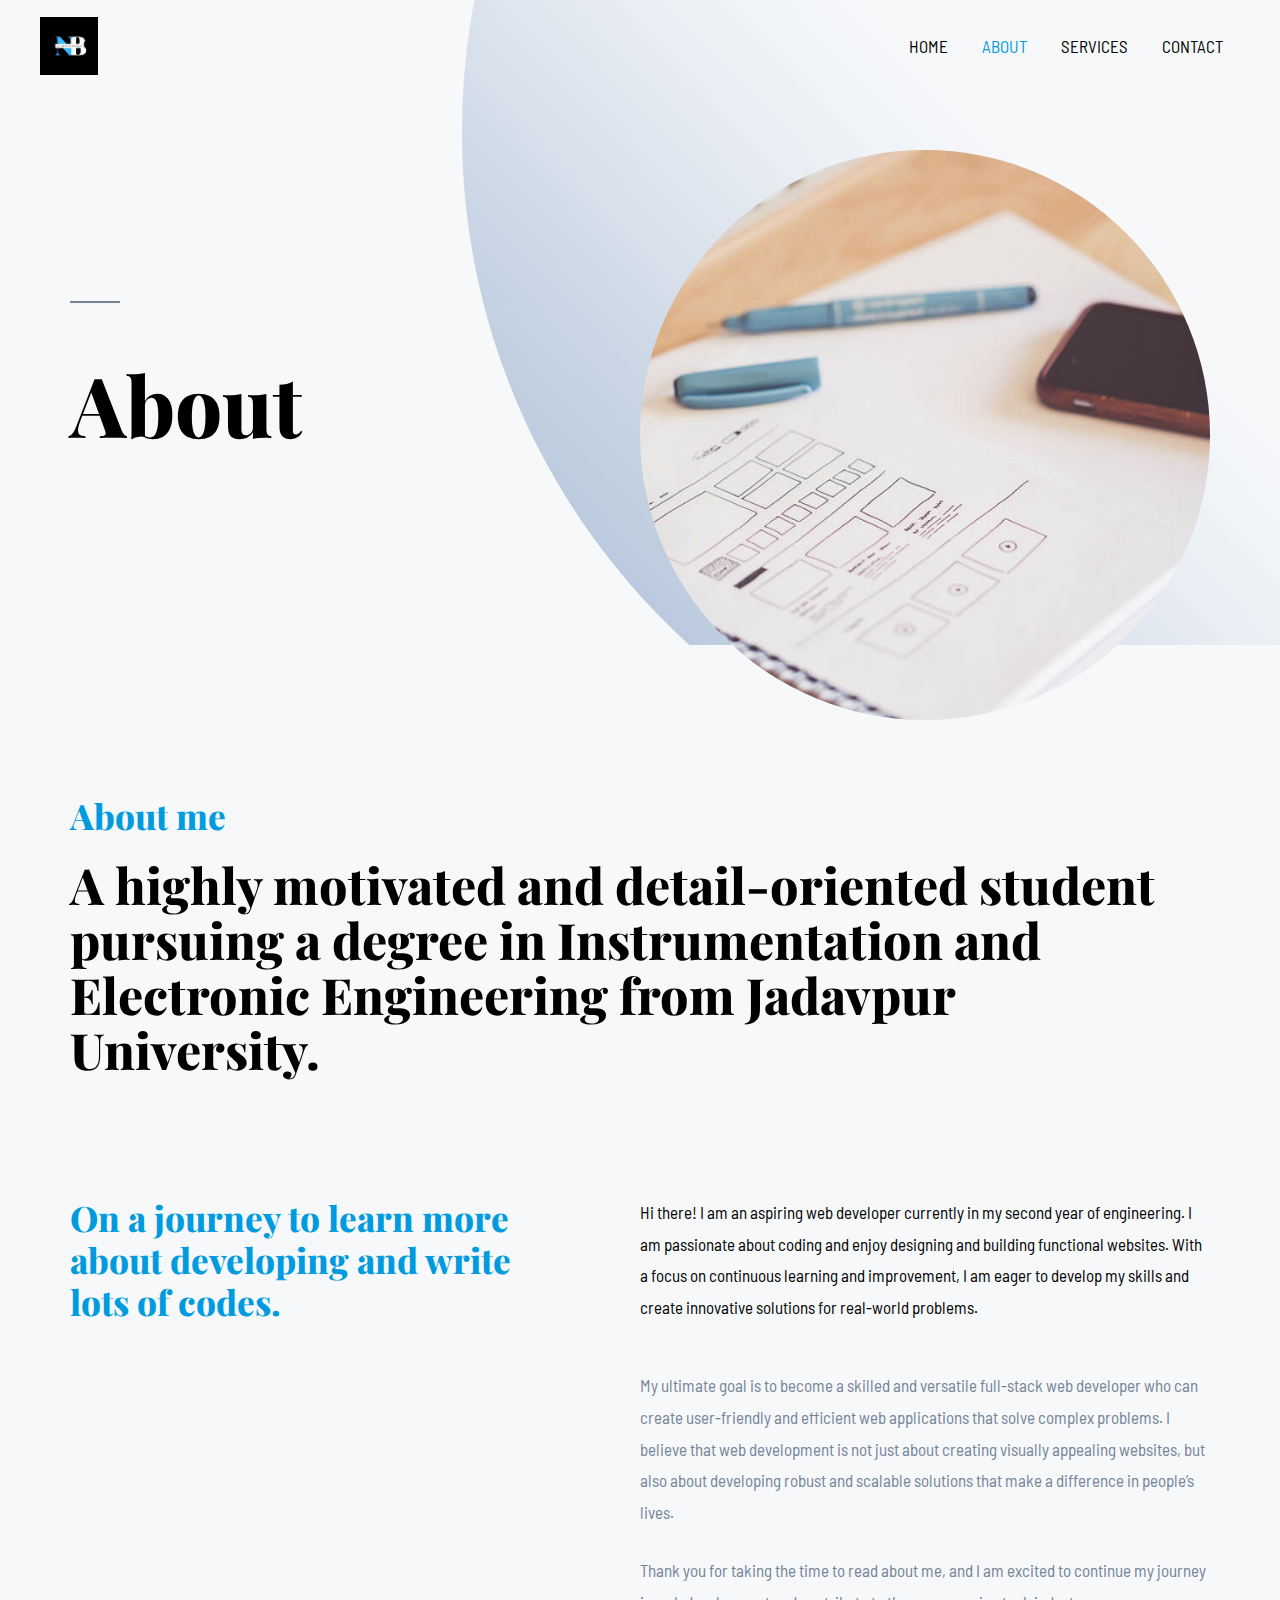
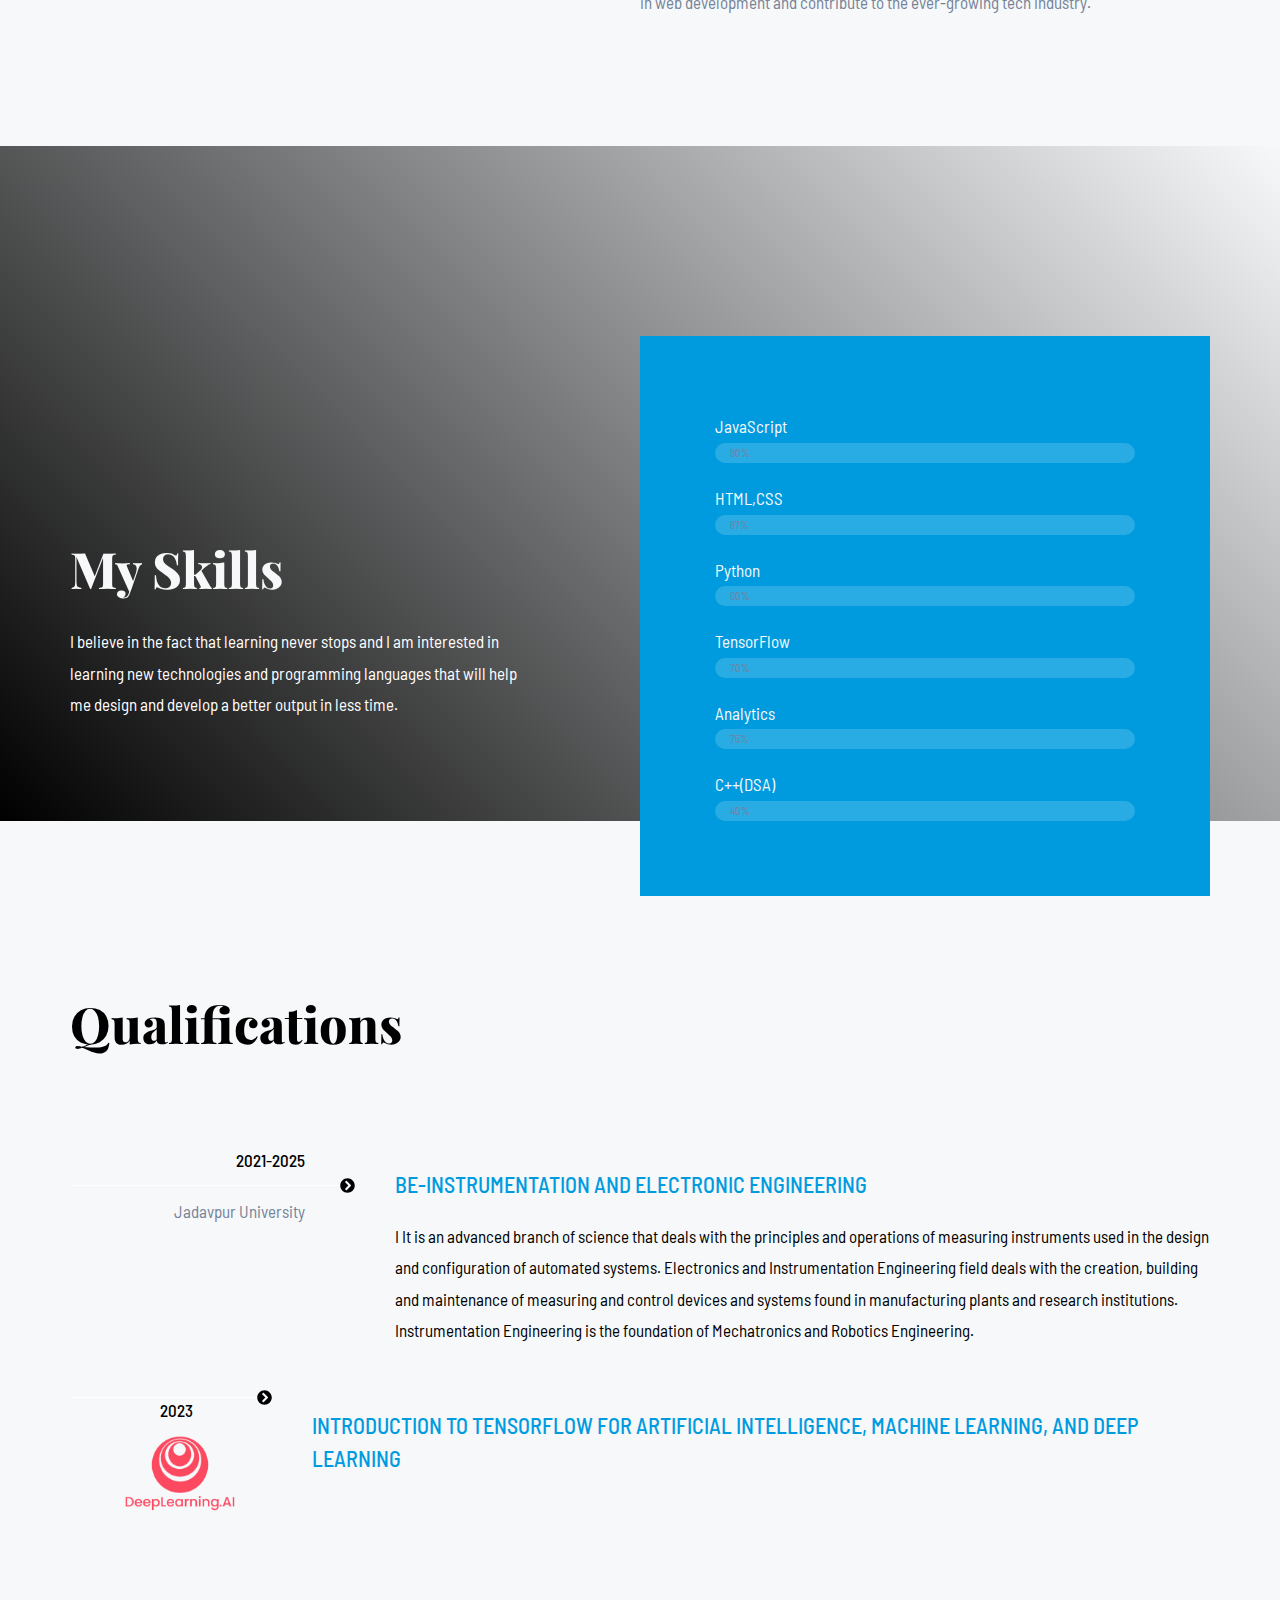
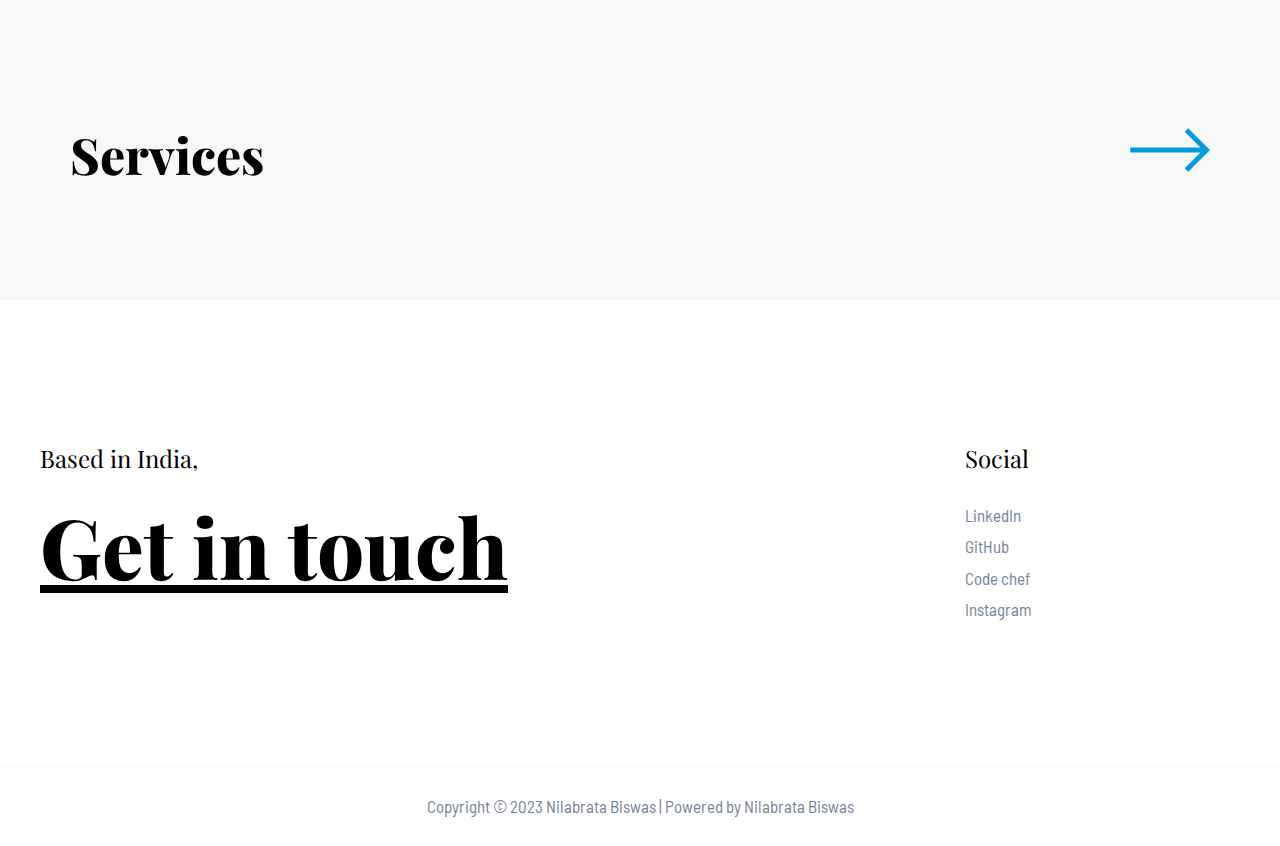
<file: about/index.html>
<!DOCTYPE html>
<html lang="en-US">
<head>
<meta charset="UTF-8">
<meta name="viewport" content="width=device-width, initial-scale=1">


<title>About – Nilabrata Biswas</title>
<meta name="robots" content="max-image-preview:large">
<link rel="dns-prefetch" href="//fonts.googleapis.com">


<link rel="stylesheet" id="astra-theme-css-css" href="https://neel-biswas.github.io/MyPortfolio_2023/wp-content/themes/astra/assets/css/minified/main.min.css" media="all">
<style id="astra-theme-css-inline-css">
.ast-no-sidebar .entry-content .alignfull {margin-left: calc( -50vw + 50%);margin-right: calc( -50vw + 50%);max-width: 100vw;width: 100vw;}.ast-no-sidebar .entry-content .alignwide {margin-left: calc(-41vw + 50%);margin-right: calc(-41vw + 50%);max-width: unset;width: unset;}.ast-no-sidebar .entry-content .alignfull .alignfull,.ast-no-sidebar .entry-content .alignfull .alignwide,.ast-no-sidebar .entry-content .alignwide .alignfull,.ast-no-sidebar .entry-content .alignwide .alignwide,.ast-no-sidebar .entry-content .wp-block-column .alignfull,.ast-no-sidebar .entry-content .wp-block-column .alignwide{width: 100%;margin-left: auto;margin-right: auto;}.wp-block-gallery,.blocks-gallery-grid {margin: 0;}.wp-block-separator {max-width: 100px;}.wp-block-separator.is-style-wide,.wp-block-separator.is-style-dots {max-width: none;}.entry-content .has-2-columns .wp-block-column:first-child {padding-right: 10px;}.entry-content .has-2-columns .wp-block-column:last-child {padding-left: 10px;}@media (max-width: 782px) {.entry-content .wp-block-columns .wp-block-column {flex-basis: 100%;}.entry-content .has-2-columns .wp-block-column:first-child {padding-right: 0;}.entry-content .has-2-columns .wp-block-column:last-child {padding-left: 0;}}body .entry-content .wp-block-latest-posts {margin-left: 0;}body .entry-content .wp-block-latest-posts li {list-style: none;}.ast-no-sidebar .ast-container .entry-content .wp-block-latest-posts {margin-left: 0;}.ast-header-break-point .entry-content .alignwide {margin-left: auto;margin-right: auto;}.entry-content .blocks-gallery-item img {margin-bottom: auto;}.wp-block-pullquote {border-top: 4px solid #555d66;border-bottom: 4px solid #555d66;color: #40464d;}:root{--ast-container-default-xlg-padding:6.67em;--ast-container-default-lg-padding:5.67em;--ast-container-default-slg-padding:4.34em;--ast-container-default-md-padding:3.34em;--ast-container-default-sm-padding:6.67em;--ast-container-default-xs-padding:2.4em;--ast-container-default-xxs-padding:1.4em;--ast-code-block-background:#EEEEEE;--ast-comment-inputs-background:#FAFAFA;}html{font-size:106.25%;}a,.page-title{color:var(--ast-global-color-2);}a:hover,a:focus{color:var(--ast-global-color-1);}body,button,input,select,textarea,.ast-button,.ast-custom-button{font-family:'Barlow Semi Condensed',sans-serif;font-weight:400;font-size:17px;font-size:1rem;}blockquote{color:var(--ast-global-color-3);}h1,.entry-content h1,h2,.entry-content h2,h3,.entry-content h3,h4,.entry-content h4,h5,.entry-content h5,h6,.entry-content h6,.site-title,.site-title a{font-family:'Barlow Semi Condensed',sans-serif;font-weight:500;}.site-title{font-size:35px;font-size:2.0588235294118rem;display:none;}header .custom-logo-link img{max-width:58px;}.astra-logo-svg{width:58px;}.site-header .site-description{font-size:15px;font-size:0.88235294117647rem;display:none;}.entry-title{font-size:30px;font-size:1.7647058823529rem;}h1,.entry-content h1{font-size:83px;font-size:4.8823529411765rem;font-weight:800;font-family:'Playfair Display',serif;line-height:1.1em;}h2,.entry-content h2{font-size:50px;font-size:2.9411764705882rem;font-weight:800;font-family:'Playfair Display',serif;line-height:1.1em;}h3,.entry-content h3{font-size:35px;font-size:2.0588235294118rem;font-weight:800;font-family:'Playfair Display',serif;line-height:1.2em;}h4,.entry-content h4{font-size:22px;font-size:1.2941176470588rem;font-family:'Barlow Semi Condensed',sans-serif;}h5,.entry-content h5{font-size:20px;font-size:1.1764705882353rem;font-family:'Barlow Semi Condensed',sans-serif;}h6,.entry-content h6{font-size:17px;font-size:1rem;font-family:'Barlow Semi Condensed',sans-serif;}::selection{background-color:var(--ast-global-color-0);color:#ffffff;}body,h1,.entry-title a,.entry-content h1,h2,.entry-content h2,h3,.entry-content h3,h4,.entry-content h4,h5,.entry-content h5,h6,.entry-content h6{color:var(--ast-global-color-3);}.tagcloud a:hover,.tagcloud a:focus,.tagcloud a.current-item{color:#ffffff;border-color:var(--ast-global-color-2);background-color:var(--ast-global-color-2);}input:focus,input[type="text"]:focus,input[type="email"]:focus,input[type="url"]:focus,input[type="password"]:focus,input[type="reset"]:focus,input[type="search"]:focus,textarea:focus{border-color:var(--ast-global-color-2);}input[type="radio"]:checked,input[type=reset],input[type="checkbox"]:checked,input[type="checkbox"]:hover:checked,input[type="checkbox"]:focus:checked,input[type=range]::-webkit-slider-thumb{border-color:var(--ast-global-color-2);background-color:var(--ast-global-color-2);box-shadow:none;}.site-footer a:hover + .post-count,.site-footer a:focus + .post-count{background:var(--ast-global-color-2);border-color:var(--ast-global-color-2);}.single .nav-links .nav-previous,.single .nav-links .nav-next{color:var(--ast-global-color-2);}.entry-meta,.entry-meta *{line-height:1.45;color:var(--ast-global-color-2);}.entry-meta a:hover,.entry-meta a:hover *,.entry-meta a:focus,.entry-meta a:focus *,.page-links > .page-link,.page-links .page-link:hover,.post-navigation a:hover{color:var(--ast-global-color-1);}#cat option,.secondary .calendar_wrap thead a,.secondary .calendar_wrap thead a:visited{color:var(--ast-global-color-2);}.secondary .calendar_wrap #today,.ast-progress-val span{background:var(--ast-global-color-2);}.secondary a:hover + .post-count,.secondary a:focus + .post-count{background:var(--ast-global-color-2);border-color:var(--ast-global-color-2);}.calendar_wrap #today > a{color:#ffffff;}.page-links .page-link,.single .post-navigation a{color:var(--ast-global-color-2);}.widget-title{font-size:24px;font-size:1.4117647058824rem;color:var(--ast-global-color-3);}a:focus-visible,.ast-menu-toggle:focus-visible,.site .skip-link:focus-visible,.wp-block-loginout input:focus-visible,.wp-block-search.wp-block-search__button-inside .wp-block-search__inside-wrapper,.ast-header-navigation-arrow:focus-visible{outline-style:dotted;outline-color:inherit;outline-width:thin;border-color:transparent;}input:focus,input[type="text"]:focus,input[type="email"]:focus,input[type="url"]:focus,input[type="password"]:focus,input[type="reset"]:focus,input[type="search"]:focus,textarea:focus,.wp-block-search__input:focus,[data-section="section-header-mobile-trigger"] .ast-button-wrap .ast-mobile-menu-trigger-minimal:focus,.ast-mobile-popup-drawer.active .menu-toggle-close:focus,.woocommerce-ordering select.orderby:focus,#ast-scroll-top:focus,.woocommerce a.add_to_cart_button:focus,.woocommerce .button.single_add_to_cart_button:focus{border-style:dotted;border-color:inherit;border-width:thin;outline-color:transparent;}.site-logo-img img{ transition:all 0.2s linear;}.ast-page-builder-template .hentry {margin: 0;}.ast-page-builder-template .site-content > .ast-container {max-width: 100%;padding: 0;}.ast-page-builder-template .site-content #primary {padding: 0;margin: 0;}.ast-page-builder-template .no-results {text-align: center;margin: 4em auto;}.ast-page-builder-template .ast-pagination {padding: 2em;}.ast-page-builder-template .entry-header.ast-no-title.ast-no-thumbnail {margin-top: 0;}.ast-page-builder-template .entry-header.ast-header-without-markup {margin-top: 0;margin-bottom: 0;}.ast-page-builder-template .entry-header.ast-no-title.ast-no-meta {margin-bottom: 0;}.ast-page-builder-template.single .post-navigation {padding-bottom: 2em;}.ast-page-builder-template.single-post .site-content > .ast-container {max-width: 100%;}.ast-page-builder-template .entry-header {margin-top: 4em;margin-left: auto;margin-right: auto;padding-left: 20px;padding-right: 20px;}.single.ast-page-builder-template .entry-header {padding-left: 20px;padding-right: 20px;}.ast-page-builder-template .ast-archive-description {margin: 4em auto 0;padding-left: 20px;padding-right: 20px;}.ast-page-builder-template.ast-no-sidebar .entry-content .alignwide {margin-left: 0;margin-right: 0;}@media (max-width:921px){#ast-desktop-header{display:none;}}@media (min-width:921px){#ast-mobile-header{display:none;}}.wp-block-buttons.aligncenter{justify-content:center;}@media (max-width:921px){.ast-theme-transparent-header #primary,.ast-theme-transparent-header #secondary{padding:0;}}@media (max-width:921px){.ast-plain-container.ast-no-sidebar #primary{padding:0;}}.ast-plain-container.ast-no-sidebar #primary{margin-top:0;margin-bottom:0;}@media (min-width:1200px){.wp-block-group .has-background{padding:20px;}}@media (min-width:1200px){.ast-no-sidebar.ast-separate-container .entry-content .wp-block-group.alignwide,.ast-no-sidebar.ast-separate-container .entry-content .wp-block-cover.alignwide{margin-left:-20px;margin-right:-20px;padding-left:20px;padding-right:20px;}.ast-no-sidebar.ast-separate-container .entry-content .wp-block-cover.alignfull,.ast-no-sidebar.ast-separate-container .entry-content .wp-block-group.alignfull{margin-left:-6.67em;margin-right:-6.67em;padding-left:6.67em;padding-right:6.67em;}}@media (min-width:1200px){.wp-block-cover-image.alignwide .wp-block-cover__inner-container,.wp-block-cover.alignwide .wp-block-cover__inner-container,.wp-block-cover-image.alignfull .wp-block-cover__inner-container,.wp-block-cover.alignfull .wp-block-cover__inner-container{width:100%;}}.wp-block-columns{margin-bottom:unset;}.wp-block-image.size-full{margin:2rem 0;}.wp-block-separator.has-background{padding:0;}.wp-block-gallery{margin-bottom:1.6em;}.wp-block-group{padding-top:4em;padding-bottom:4em;}.wp-block-group__inner-container .wp-block-columns:last-child,.wp-block-group__inner-container :last-child,.wp-block-table table{margin-bottom:0;}.blocks-gallery-grid{width:100%;}.wp-block-navigation-link__content{padding:5px 0;}.wp-block-group .wp-block-group .has-text-align-center,.wp-block-group .wp-block-column .has-text-align-center{max-width:100%;}.has-text-align-center{margin:0 auto;}@media (min-width:1200px){.wp-block-cover__inner-container,.alignwide .wp-block-group__inner-container,.alignfull .wp-block-group__inner-container{max-width:1200px;margin:0 auto;}.wp-block-group.alignnone,.wp-block-group.aligncenter,.wp-block-group.alignleft,.wp-block-group.alignright,.wp-block-group.alignwide,.wp-block-columns.alignwide{margin:2rem 0 1rem 0;}}@media (max-width:1200px){.wp-block-group{padding:3em;}.wp-block-group .wp-block-group{padding:1.5em;}.wp-block-columns,.wp-block-column{margin:1rem 0;}}@media (min-width:921px){.wp-block-columns .wp-block-group{padding:2em;}}@media (max-width:544px){.wp-block-cover-image .wp-block-cover__inner-container,.wp-block-cover .wp-block-cover__inner-container{width:unset;}.wp-block-cover,.wp-block-cover-image{padding:2em 0;}.wp-block-group,.wp-block-cover{padding:2em;}.wp-block-media-text__media img,.wp-block-media-text__media video{width:unset;max-width:100%;}.wp-block-media-text.has-background .wp-block-media-text__content{padding:1em;}}.wp-block-image.aligncenter{margin-left:auto;margin-right:auto;}.wp-block-table.aligncenter{margin-left:auto;margin-right:auto;}@media (min-width:544px){.entry-content .wp-block-media-text.has-media-on-the-right .wp-block-media-text__content{padding:0 8% 0 0;}.entry-content .wp-block-media-text .wp-block-media-text__content{padding:0 0 0 8%;}.ast-plain-container .site-content .entry-content .has-custom-content-position.is-position-bottom-left > *,.ast-plain-container .site-content .entry-content .has-custom-content-position.is-position-bottom-right > *,.ast-plain-container .site-content .entry-content .has-custom-content-position.is-position-top-left > *,.ast-plain-container .site-content .entry-content .has-custom-content-position.is-position-top-right > *,.ast-plain-container .site-content .entry-content .has-custom-content-position.is-position-center-right > *,.ast-plain-container .site-content .entry-content .has-custom-content-position.is-position-center-left > *{margin:0;}}@media (max-width:544px){.entry-content .wp-block-media-text .wp-block-media-text__content{padding:8% 0;}.wp-block-media-text .wp-block-media-text__media img{width:auto;max-width:100%;}}.wp-block-button.is-style-outline .wp-block-button__link{border-color:rgba(0,0,0,0);border-top-width:1px;border-right-width:1px;border-bottom-width:1px;border-left-width:1px;}div.wp-block-button.is-style-outline > .wp-block-button__link:not(.has-text-color),div.wp-block-button.wp-block-button__link.is-style-outline:not(.has-text-color){color:rgba(0,0,0,0);}.wp-block-button.is-style-outline .wp-block-button__link:hover,div.wp-block-button.is-style-outline .wp-block-button__link:focus,div.wp-block-button.is-style-outline > .wp-block-button__link:not(.has-text-color):hover,div.wp-block-button.wp-block-button__link.is-style-outline:not(.has-text-color):hover{color:var(--ast-global-color-2);background-color:rgba(0,0,0,0);border-color:rgba(0,0,0,0);}.post-page-numbers.current .page-link,.ast-pagination .page-numbers.current{color:#ffffff;border-color:var(--ast-global-color-0);background-color:var(--ast-global-color-0);border-radius:2px;}@media (max-width:921px){.wp-block-button.is-style-outline .wp-block-button__link{padding-top:calc(15px - 1px);padding-right:calc(30px - 1px);padding-bottom:calc(15px - 1px);padding-left:calc(30px - 1px);}}@media (max-width:544px){.wp-block-button.is-style-outline .wp-block-button__link{padding-top:calc(15px - 1px);padding-right:calc(30px - 1px);padding-bottom:calc(15px - 1px);padding-left:calc(30px - 1px);}}@media (min-width:544px){.entry-content > .alignleft{margin-right:20px;}.entry-content > .alignright{margin-left:20px;}.wp-block-group.has-background{padding:20px;}}@media (max-width:921px){.ast-separate-container #primary,.ast-separate-container #secondary{padding:1.5em 0;}#primary,#secondary{padding:1.5em 0;margin:0;}.ast-left-sidebar #content > .ast-container{display:flex;flex-direction:column-reverse;width:100%;}.ast-separate-container .ast-article-post,.ast-separate-container .ast-article-single{padding:1.5em 2.14em;}.ast-author-box img.avatar{margin:20px 0 0 0;}}@media (min-width:922px){.ast-separate-container.ast-right-sidebar #primary,.ast-separate-container.ast-left-sidebar #primary{border:0;}.search-no-results.ast-separate-container #primary{margin-bottom:4em;}}.elementor-button-wrapper .elementor-button{border-style:solid;text-decoration:none;border-top-width:1px;border-right-width:1px;border-left-width:1px;border-bottom-width:1px;}body .elementor-button.elementor-size-sm,body .elementor-button.elementor-size-xs,body .elementor-button.elementor-size-md,body .elementor-button.elementor-size-lg,body .elementor-button.elementor-size-xl,body .elementor-button{border-top-left-radius:3px;border-top-right-radius:3px;border-bottom-right-radius:3px;border-bottom-left-radius:3px;padding-top:10px;padding-right:20px;padding-bottom:10px;padding-left:20px;}.elementor-button-wrapper .elementor-button{border-color:rgba(0,0,0,0);background-color:transparent;}.elementor-button-wrapper .elementor-button:hover,.elementor-button-wrapper .elementor-button:focus{color:var(--ast-global-color-2);background-color:rgba(0,0,0,0);border-color:rgba(0,0,0,0);}.wp-block-button .wp-block-button__link ,.elementor-button-wrapper .elementor-button,.elementor-button-wrapper .elementor-button:visited{color:#ffffff;}.elementor-button-wrapper .elementor-button{font-size:16px;font-size:0.94117647058824rem;line-height:1em;text-transform:uppercase;letter-spacing:2px;}body .elementor-button.elementor-size-sm,body .elementor-button.elementor-size-xs,body .elementor-button.elementor-size-md,body .elementor-button.elementor-size-lg,body .elementor-button.elementor-size-xl,body .elementor-button{font-size:16px;font-size:0.94117647058824rem;}.wp-block-button .wp-block-button__link:hover,.wp-block-button .wp-block-button__link:focus{color:var(--ast-global-color-2);background-color:rgba(0,0,0,0);border-color:rgba(0,0,0,0);}.elementor-widget-heading h1.elementor-heading-title{line-height:1.1em;}.elementor-widget-heading h2.elementor-heading-title{line-height:1.1em;}.elementor-widget-heading h3.elementor-heading-title{line-height:1.2em;}.wp-block-button .wp-block-button__link{border:none;background-color:transparent;color:#ffffff;font-family:inherit;font-weight:inherit;line-height:1em;text-transform:uppercase;letter-spacing:2px;font-size:16px;font-size:0.94117647058824rem;padding:15px 30px;border-top-left-radius:3px;border-top-right-radius:3px;border-bottom-right-radius:3px;border-bottom-left-radius:3px;}.wp-block-button.is-style-outline .wp-block-button__link{border-style:solid;border-top-width:1px;border-right-width:1px;border-left-width:1px;border-bottom-width:1px;border-color:rgba(0,0,0,0);padding-top:calc(15px - 1px);padding-right:calc(30px - 1px);padding-bottom:calc(15px - 1px);padding-left:calc(30px - 1px);}@media (max-width:921px){.wp-block-button .wp-block-button__link{border:none;padding:15px 30px;}.wp-block-button.is-style-outline .wp-block-button__link{padding-top:calc(15px - 1px);padding-right:calc(30px - 1px);padding-bottom:calc(15px - 1px);padding-left:calc(30px - 1px);}}@media (max-width:544px){.wp-block-button .wp-block-button__link{border:none;padding:15px 30px;}.wp-block-button.is-style-outline .wp-block-button__link{padding-top:calc(15px - 1px);padding-right:calc(30px - 1px);padding-bottom:calc(15px - 1px);padding-left:calc(30px - 1px);}}.menu-toggle,button,.ast-button,.ast-custom-button,.button,input#submit,input[type="button"],input[type="submit"],input[type="reset"]{border-style:solid;border-top-width:1px;border-right-width:1px;border-left-width:1px;border-bottom-width:1px;color:#ffffff;border-color:rgba(0,0,0,0);background-color:transparent;padding-top:10px;padding-right:20px;padding-bottom:10px;padding-left:20px;font-family:inherit;font-weight:inherit;font-size:16px;font-size:0.94117647058824rem;line-height:1em;text-transform:uppercase;letter-spacing:2px;border-top-left-radius:3px;border-top-right-radius:3px;border-bottom-right-radius:3px;border-bottom-left-radius:3px;}button:focus,.menu-toggle:hover,button:hover,.ast-button:hover,.ast-custom-button:hover .button:hover,.ast-custom-button:hover ,input[type=reset]:hover,input[type=reset]:focus,input#submit:hover,input#submit:focus,input[type="button"]:hover,input[type="button"]:focus,input[type="submit"]:hover,input[type="submit"]:focus{color:var(--ast-global-color-2);background-color:rgba(0,0,0,0);border-color:rgba(0,0,0,0);}@media (max-width:921px){.ast-mobile-header-stack .main-header-bar .ast-search-menu-icon{display:inline-block;}.ast-header-break-point.ast-header-custom-item-outside .ast-mobile-header-stack .main-header-bar .ast-search-icon{margin:0;}.ast-comment-avatar-wrap img{max-width:2.5em;}.ast-separate-container .ast-comment-list li.depth-1{padding:1.5em 2.14em;}.ast-separate-container .comment-respond{padding:2em 2.14em;}.ast-comment-meta{padding:0 1.8888em 1.3333em;}}@media (min-width:544px){.ast-container{max-width:100%;}}@media (max-width:544px){.ast-separate-container .ast-article-post,.ast-separate-container .ast-article-single,.ast-separate-container .comments-title,.ast-separate-container .ast-archive-description{padding:1.5em 1em;}.ast-separate-container #content .ast-container{padding-left:0.54em;padding-right:0.54em;}.ast-separate-container .ast-comment-list li.depth-1{padding:1.5em 1em;margin-bottom:1.5em;}.ast-separate-container .ast-comment-list .bypostauthor{padding:.5em;}.ast-search-menu-icon.ast-dropdown-active .search-field{width:170px;}}body,.ast-separate-container{background-color:var(--ast-global-color-4);;background-image:none;;}.ast-no-sidebar.ast-separate-container .entry-content .alignfull {margin-left: -6.67em;margin-right: -6.67em;width: auto;}@media (max-width: 1200px) {.ast-no-sidebar.ast-separate-container .entry-content .alignfull {margin-left: -2.4em;margin-right: -2.4em;}}@media (max-width: 768px) {.ast-no-sidebar.ast-separate-container .entry-content .alignfull {margin-left: -2.14em;margin-right: -2.14em;}}@media (max-width: 544px) {.ast-no-sidebar.ast-separate-container .entry-content .alignfull {margin-left: -1em;margin-right: -1em;}}.ast-no-sidebar.ast-separate-container .entry-content .alignwide {margin-left: -20px;margin-right: -20px;}.ast-no-sidebar.ast-separate-container .entry-content .wp-block-column .alignfull,.ast-no-sidebar.ast-separate-container .entry-content .wp-block-column .alignwide {margin-left: auto;margin-right: auto;width: 100%;}@media (max-width:921px){.site-title{display:none;}.site-header .site-description{display:none;}.entry-title{font-size:30px;}h1,.entry-content h1{font-size:60px;}h2,.entry-content h2{font-size:43px;}h3,.entry-content h3{font-size:30px;}}@media (max-width:544px){.site-title{display:none;}.site-header .site-description{display:none;}.entry-title{font-size:30px;}h1,.entry-content h1{font-size:45px;}h2,.entry-content h2{font-size:35px;}h3,.entry-content h3{font-size:20px;}}@media (max-width:921px){html{font-size:96.9%;}}@media (max-width:544px){html{font-size:96.9%;}}@media (min-width:922px){.ast-container{max-width:1240px;}}@media (min-width:922px){.site-content .ast-container{display:flex;}}@media (max-width:921px){.site-content .ast-container{flex-direction:column;}}@media (min-width:922px){.main-header-menu .sub-menu .menu-item.ast-left-align-sub-menu:hover > .sub-menu,.main-header-menu .sub-menu .menu-item.ast-left-align-sub-menu.focus > .sub-menu{margin-left:-0px;}}.ast-theme-transparent-header [data-section="section-header-mobile-trigger"] .ast-button-wrap .mobile-menu-toggle-icon .ast-mobile-svg{fill:var(--ast-global-color-2);}.ast-theme-transparent-header [data-section="section-header-mobile-trigger"] .ast-button-wrap .mobile-menu-wrap .mobile-menu{color:var(--ast-global-color-2);}.ast-theme-transparent-header [data-section="section-header-mobile-trigger"] .ast-button-wrap .ast-mobile-menu-trigger-outline{background:transparent;color:var(--ast-global-color-2);}blockquote {padding: 1.2em;}:root .has-ast-global-color-0-color{color:var(--ast-global-color-0);}:root .has-ast-global-color-0-background-color{background-color:var(--ast-global-color-0);}:root .wp-block-button .has-ast-global-color-0-color{color:var(--ast-global-color-0);}:root .wp-block-button .has-ast-global-color-0-background-color{background-color:var(--ast-global-color-0);}:root .has-ast-global-color-1-color{color:var(--ast-global-color-1);}:root .has-ast-global-color-1-background-color{background-color:var(--ast-global-color-1);}:root .wp-block-button .has-ast-global-color-1-color{color:var(--ast-global-color-1);}:root .wp-block-button .has-ast-global-color-1-background-color{background-color:var(--ast-global-color-1);}:root .has-ast-global-color-2-color{color:var(--ast-global-color-2);}:root .has-ast-global-color-2-background-color{background-color:var(--ast-global-color-2);}:root .wp-block-button .has-ast-global-color-2-color{color:var(--ast-global-color-2);}:root .wp-block-button .has-ast-global-color-2-background-color{background-color:var(--ast-global-color-2);}:root .has-ast-global-color-3-color{color:var(--ast-global-color-3);}:root .has-ast-global-color-3-background-color{background-color:var(--ast-global-color-3);}:root .wp-block-button .has-ast-global-color-3-color{color:var(--ast-global-color-3);}:root .wp-block-button .has-ast-global-color-3-background-color{background-color:var(--ast-global-color-3);}:root .has-ast-global-color-4-color{color:var(--ast-global-color-4);}:root .has-ast-global-color-4-background-color{background-color:var(--ast-global-color-4);}:root .wp-block-button .has-ast-global-color-4-color{color:var(--ast-global-color-4);}:root .wp-block-button .has-ast-global-color-4-background-color{background-color:var(--ast-global-color-4);}:root .has-ast-global-color-5-color{color:var(--ast-global-color-5);}:root .has-ast-global-color-5-background-color{background-color:var(--ast-global-color-5);}:root .wp-block-button .has-ast-global-color-5-color{color:var(--ast-global-color-5);}:root .wp-block-button .has-ast-global-color-5-background-color{background-color:var(--ast-global-color-5);}:root .has-ast-global-color-6-color{color:var(--ast-global-color-6);}:root .has-ast-global-color-6-background-color{background-color:var(--ast-global-color-6);}:root .wp-block-button .has-ast-global-color-6-color{color:var(--ast-global-color-6);}:root .wp-block-button .has-ast-global-color-6-background-color{background-color:var(--ast-global-color-6);}:root .has-ast-global-color-7-color{color:var(--ast-global-color-7);}:root .has-ast-global-color-7-background-color{background-color:var(--ast-global-color-7);}:root .wp-block-button .has-ast-global-color-7-color{color:var(--ast-global-color-7);}:root .wp-block-button .has-ast-global-color-7-background-color{background-color:var(--ast-global-color-7);}:root .has-ast-global-color-8-color{color:var(--ast-global-color-8);}:root .has-ast-global-color-8-background-color{background-color:var(--ast-global-color-8);}:root .wp-block-button .has-ast-global-color-8-color{color:var(--ast-global-color-8);}:root .wp-block-button .has-ast-global-color-8-background-color{background-color:var(--ast-global-color-8);}:root{--ast-global-color-0:#009bdf;--ast-global-color-1:#009bdf;--ast-global-color-2:#000000;--ast-global-color-3:#758398;--ast-global-color-4:#f6f8fa;--ast-global-color-5:#ffffff;--ast-global-color-6:#243673;--ast-global-color-7:#FBFCFF;--ast-global-color-8:#BFD1FF;}:root {--ast-border-color : #dddddd;}.ast-single-entry-banner {-js-display: flex;display: flex;flex-direction: column;justify-content: center;text-align: center;position: relative;background: #eeeeee;}.ast-single-entry-banner[data-banner-layout="layout-1"] {max-width: 1200px;background: inherit;padding: 20px 0;}.ast-single-entry-banner[data-banner-width-type="custom"] {margin: 0 auto;width: 100%;}.ast-single-entry-banner + .site-content .entry-header {margin-bottom: 0;}header.entry-header .entry-title{font-size:30px;font-size:1.7647058823529rem;}header.entry-header > *:not(:last-child){margin-bottom:10px;}.ast-archive-entry-banner {-js-display: flex;display: flex;flex-direction: column;justify-content: center;text-align: center;position: relative;background: #eeeeee;}.ast-archive-entry-banner[data-banner-width-type="custom"] {margin: 0 auto;width: 100%;}.ast-archive-entry-banner[data-banner-layout="layout-1"] {background: inherit;padding: 20px 0;text-align: left;}body.archive .ast-archive-description{max-width:1200px;width:100%;text-align:left;padding-top:3em;padding-right:3em;padding-bottom:3em;padding-left:3em;}body.archive .ast-archive-description .ast-archive-title,body.archive .ast-archive-description .ast-archive-title *{font-size:40px;font-size:2.3529411764706rem;}body.archive .ast-archive-description > *:not(:last-child){margin-bottom:10px;}@media (max-width:921px){body.archive .ast-archive-description{text-align:left;}}@media (max-width:544px){body.archive .ast-archive-description{text-align:left;}}.ast-theme-transparent-header #masthead .site-logo-img .transparent-custom-logo .astra-logo-svg{width:150px;}.ast-theme-transparent-header #masthead .site-logo-img .transparent-custom-logo img{ max-width:150px;}@media (max-width:921px){.ast-theme-transparent-header #masthead .site-logo-img .transparent-custom-logo .astra-logo-svg{width:120px;}.ast-theme-transparent-header #masthead .site-logo-img .transparent-custom-logo img{ max-width:120px;}}@media (max-width:543px){.ast-theme-transparent-header #masthead .site-logo-img .transparent-custom-logo .astra-logo-svg{width:100px;}.ast-theme-transparent-header #masthead .site-logo-img .transparent-custom-logo img{ max-width:100px;}}@media (min-width:921px){.ast-theme-transparent-header #masthead{position:absolute;left:0;right:0;}.ast-theme-transparent-header .main-header-bar,.ast-theme-transparent-header.ast-header-break-point .main-header-bar{background:none;}body.elementor-editor-active.ast-theme-transparent-header #masthead,.fl-builder-edit .ast-theme-transparent-header #masthead,body.vc_editor.ast-theme-transparent-header #masthead,body.brz-ed.ast-theme-transparent-header #masthead{z-index:0;}.ast-header-break-point.ast-replace-site-logo-transparent.ast-theme-transparent-header .custom-mobile-logo-link{display:none;}.ast-header-break-point.ast-replace-site-logo-transparent.ast-theme-transparent-header .transparent-custom-logo{display:inline-block;}.ast-theme-transparent-header .ast-above-header,.ast-theme-transparent-header .ast-above-header.ast-above-header-bar{background-image:none;background-color:transparent;}.ast-theme-transparent-header .ast-below-header{background-image:none;background-color:transparent;}}.ast-theme-transparent-header .ast-builder-menu .main-header-menu,.ast-theme-transparent-header .ast-builder-menu .main-header-menu .menu-link,.ast-theme-transparent-header [CLASS*="ast-builder-menu-"] .main-header-menu .menu-item > .menu-link,.ast-theme-transparent-header .ast-masthead-custom-menu-items,.ast-theme-transparent-header .ast-masthead-custom-menu-items a,.ast-theme-transparent-header .ast-builder-menu .main-header-menu .menu-item > .ast-menu-toggle,.ast-theme-transparent-header .ast-builder-menu .main-header-menu .menu-item > .ast-menu-toggle,.ast-theme-transparent-header .ast-above-header-navigation a,.ast-header-break-point.ast-theme-transparent-header .ast-above-header-navigation a,.ast-header-break-point.ast-theme-transparent-header .ast-above-header-navigation > ul.ast-above-header-menu > .menu-item-has-children:not(.current-menu-item) > .ast-menu-toggle,.ast-theme-transparent-header .ast-below-header-menu,.ast-theme-transparent-header .ast-below-header-menu a,.ast-header-break-point.ast-theme-transparent-header .ast-below-header-menu a,.ast-header-break-point.ast-theme-transparent-header .ast-below-header-menu,.ast-theme-transparent-header .main-header-menu .menu-link{color:var(--ast-global-color-2);}.ast-theme-transparent-header .ast-builder-menu .main-header-menu .menu-item:hover > .menu-link,.ast-theme-transparent-header .ast-builder-menu .main-header-menu .menu-item:hover > .ast-menu-toggle,.ast-theme-transparent-header .ast-builder-menu .main-header-menu .ast-masthead-custom-menu-items a:hover,.ast-theme-transparent-header .ast-builder-menu .main-header-menu .focus > .menu-link,.ast-theme-transparent-header .ast-builder-menu .main-header-menu .focus > .ast-menu-toggle,.ast-theme-transparent-header .ast-builder-menu .main-header-menu .current-menu-item > .menu-link,.ast-theme-transparent-header .ast-builder-menu .main-header-menu .current-menu-ancestor > .menu-link,.ast-theme-transparent-header .ast-builder-menu .main-header-menu .current-menu-item > .ast-menu-toggle,.ast-theme-transparent-header .ast-builder-menu .main-header-menu .current-menu-ancestor > .ast-menu-toggle,.ast-theme-transparent-header [CLASS*="ast-builder-menu-"] .main-header-menu .current-menu-item > .menu-link,.ast-theme-transparent-header [CLASS*="ast-builder-menu-"] .main-header-menu .current-menu-ancestor > .menu-link,.ast-theme-transparent-header [CLASS*="ast-builder-menu-"] .main-header-menu .current-menu-item > .ast-menu-toggle,.ast-theme-transparent-header [CLASS*="ast-builder-menu-"] .main-header-menu .current-menu-ancestor > .ast-menu-toggle,.ast-theme-transparent-header .main-header-menu .menu-item:hover > .menu-link,.ast-theme-transparent-header .main-header-menu .current-menu-item > .menu-link,.ast-theme-transparent-header .main-header-menu .current-menu-ancestor > .menu-link{color:var(--ast-global-color-0);}@media (max-width:921px){.ast-theme-transparent-header #masthead{position:absolute;left:0;right:0;}.ast-theme-transparent-header .main-header-bar,.ast-theme-transparent-header.ast-header-break-point .main-header-bar{background:none;}body.elementor-editor-active.ast-theme-transparent-header #masthead,.fl-builder-edit .ast-theme-transparent-header #masthead,body.vc_editor.ast-theme-transparent-header #masthead,body.brz-ed.ast-theme-transparent-header #masthead{z-index:0;}.ast-header-break-point.ast-replace-site-logo-transparent.ast-theme-transparent-header .custom-mobile-logo-link{display:none;}.ast-header-break-point.ast-replace-site-logo-transparent.ast-theme-transparent-header .transparent-custom-logo{display:inline-block;}.ast-theme-transparent-header .ast-above-header,.ast-theme-transparent-header .ast-above-header.ast-above-header-bar{background-image:none;background-color:transparent;}.ast-theme-transparent-header .ast-below-header{background-image:none;background-color:transparent;}}.ast-theme-transparent-header #ast-desktop-header > [CLASS*="-header-wrap"]:nth-last-child(2) > [CLASS*="-header-bar"],.ast-theme-transparent-header.ast-header-break-point #ast-mobile-header > [CLASS*="-header-wrap"]:nth-last-child(2) > [CLASS*="-header-bar"]{border-bottom-style:none;}.ast-breadcrumbs .trail-browse,.ast-breadcrumbs .trail-items,.ast-breadcrumbs .trail-items li{display:inline-block;margin:0;padding:0;border:none;background:inherit;text-indent:0;}.ast-breadcrumbs .trail-browse{font-size:inherit;font-style:inherit;font-weight:inherit;color:inherit;}.ast-breadcrumbs .trail-items{list-style:none;}.trail-items li::after{padding:0 0.3em;content:"\00bb";}.trail-items li:last-of-type::after{display:none;}h1,.entry-content h1,h2,.entry-content h2,h3,.entry-content h3,h4,.entry-content h4,h5,.entry-content h5,h6,.entry-content h6{color:var(--ast-global-color-2);}@media (max-width:921px){.ast-builder-grid-row-container.ast-builder-grid-row-tablet-3-firstrow .ast-builder-grid-row > *:first-child,.ast-builder-grid-row-container.ast-builder-grid-row-tablet-3-lastrow .ast-builder-grid-row > *:last-child{grid-column:1 / -1;}}@media (max-width:544px){.ast-builder-grid-row-container.ast-builder-grid-row-mobile-3-firstrow .ast-builder-grid-row > *:first-child,.ast-builder-grid-row-container.ast-builder-grid-row-mobile-3-lastrow .ast-builder-grid-row > *:last-child{grid-column:1 / -1;}}.ast-builder-layout-element[data-section="title_tagline"]{display:flex;}@media (max-width:921px){.ast-header-break-point .ast-builder-layout-element[data-section="title_tagline"]{display:flex;}}@media (max-width:544px){.ast-header-break-point .ast-builder-layout-element[data-section="title_tagline"]{display:flex;}}.ast-builder-menu-1{font-family:inherit;font-weight:inherit;text-transform:uppercase;}.ast-builder-menu-1 .sub-menu,.ast-builder-menu-1 .inline-on-mobile .sub-menu{border-top-width:2px;border-bottom-width:0px;border-right-width:0px;border-left-width:0px;border-color:var(--ast-global-color-0);border-style:solid;}.ast-builder-menu-1 .main-header-menu > .menu-item > .sub-menu,.ast-builder-menu-1 .main-header-menu > .menu-item > .astra-full-megamenu-wrapper{margin-top:0px;}.ast-desktop .ast-builder-menu-1 .main-header-menu > .menu-item > .sub-menu:before,.ast-desktop .ast-builder-menu-1 .main-header-menu > .menu-item > .astra-full-megamenu-wrapper:before{height:calc( 0px + 5px );}.ast-desktop .ast-builder-menu-1 .menu-item .sub-menu .menu-link{border-style:none;}@media (max-width:921px){.ast-header-break-point .ast-builder-menu-1 .menu-item.menu-item-has-children > .ast-menu-toggle{top:0;}.ast-builder-menu-1 .menu-item-has-children > .menu-link:after{content:unset;}.ast-builder-menu-1 .main-header-menu > .menu-item > .sub-menu,.ast-builder-menu-1 .main-header-menu > .menu-item > .astra-full-megamenu-wrapper{margin-top:0;}}@media (max-width:544px){.ast-header-break-point .ast-builder-menu-1 .menu-item.menu-item-has-children > .ast-menu-toggle{top:0;}.ast-builder-menu-1 .main-header-menu > .menu-item > .sub-menu,.ast-builder-menu-1 .main-header-menu > .menu-item > .astra-full-megamenu-wrapper{margin-top:0;}}.ast-builder-menu-1{display:flex;}@media (max-width:921px){.ast-header-break-point .ast-builder-menu-1{display:flex;}}@media (max-width:544px){.ast-header-break-point .ast-builder-menu-1{display:flex;}}.ast-desktop .ast-menu-hover-style-underline > .menu-item > .menu-link:before,.ast-desktop .ast-menu-hover-style-overline > .menu-item > .menu-link:before {content: "";position: absolute;width: 100%;right: 50%;height: 1px;background-color: transparent;transform: scale(0,0) translate(-50%,0);transition: transform .3s ease-in-out,color .0s ease-in-out;}.ast-desktop .ast-menu-hover-style-underline > .menu-item:hover > .menu-link:before,.ast-desktop .ast-menu-hover-style-overline > .menu-item:hover > .menu-link:before {width: calc(100% - 1.2em);background-color: currentColor;transform: scale(1,1) translate(50%,0);}.ast-desktop .ast-menu-hover-style-underline > .menu-item > .menu-link:before {bottom: 0;}.ast-desktop .ast-menu-hover-style-overline > .menu-item > .menu-link:before {top: 0;}.ast-desktop .ast-menu-hover-style-zoom > .menu-item > .menu-link:hover {transition: all .3s ease;transform: scale(1.2);}.site-below-footer-wrap{padding-top:20px;padding-bottom:20px;}.site-below-footer-wrap[data-section="section-below-footer-builder"]{background-color:rgba(255,255,255,0);;background-image:none;;min-height:80px;border-style:solid;border-width:0px;border-top-width:1px;border-top-color:rgba(8,63,135,0.05);}.site-below-footer-wrap[data-section="section-below-footer-builder"] .ast-builder-grid-row{max-width:1200px;margin-left:auto;margin-right:auto;}.site-below-footer-wrap[data-section="section-below-footer-builder"] .ast-builder-grid-row,.site-below-footer-wrap[data-section="section-below-footer-builder"] .site-footer-section{align-items:flex-start;}.site-below-footer-wrap[data-section="section-below-footer-builder"].ast-footer-row-inline .site-footer-section{display:flex;margin-bottom:0;}.ast-builder-grid-row-full .ast-builder-grid-row{grid-template-columns:1fr;}@media (max-width:921px){.site-below-footer-wrap[data-section="section-below-footer-builder"].ast-footer-row-tablet-inline .site-footer-section{display:flex;margin-bottom:0;}.site-below-footer-wrap[data-section="section-below-footer-builder"].ast-footer-row-tablet-stack .site-footer-section{display:block;margin-bottom:10px;}.ast-builder-grid-row-container.ast-builder-grid-row-tablet-full .ast-builder-grid-row{grid-template-columns:1fr;}}@media (max-width:544px){.site-below-footer-wrap[data-section="section-below-footer-builder"].ast-footer-row-mobile-inline .site-footer-section{display:flex;margin-bottom:0;}.site-below-footer-wrap[data-section="section-below-footer-builder"].ast-footer-row-mobile-stack .site-footer-section{display:block;margin-bottom:10px;}.ast-builder-grid-row-container.ast-builder-grid-row-mobile-full .ast-builder-grid-row{grid-template-columns:1fr;}}.site-below-footer-wrap[data-section="section-below-footer-builder"]{display:grid;}@media (max-width:921px){.ast-header-break-point .site-below-footer-wrap[data-section="section-below-footer-builder"]{display:grid;}}@media (max-width:544px){.ast-header-break-point .site-below-footer-wrap[data-section="section-below-footer-builder"]{display:grid;}}.ast-footer-copyright{text-align:center;}.ast-footer-copyright {color:var(--ast-global-color-3);}@media (max-width:921px){.ast-footer-copyright{text-align:center;}}@media (max-width:544px){.ast-footer-copyright{text-align:center;}}.ast-footer-copyright.ast-builder-layout-element{display:flex;}@media (max-width:921px){.ast-header-break-point .ast-footer-copyright.ast-builder-layout-element{display:flex;}}@media (max-width:544px){.ast-header-break-point .ast-footer-copyright.ast-builder-layout-element{display:flex;}}.site-footer{background-color:var(--ast-global-color-5);;background-image:none;;}@media (max-width:921px){.ast-hfb-header .site-footer{padding-left:25px;padding-right:25px;}}.site-primary-footer-wrap{padding-top:45px;padding-bottom:45px;}.site-primary-footer-wrap[data-section="section-primary-footer-builder"]{background-color:rgba(255,255,255,0);;background-image:none;;}.site-primary-footer-wrap[data-section="section-primary-footer-builder"] .ast-builder-grid-row{max-width:1200px;margin-left:auto;margin-right:auto;}.site-primary-footer-wrap[data-section="section-primary-footer-builder"] .ast-builder-grid-row,.site-primary-footer-wrap[data-section="section-primary-footer-builder"] .site-footer-section{align-items:flex-start;}.site-primary-footer-wrap[data-section="section-primary-footer-builder"].ast-footer-row-inline .site-footer-section{display:flex;margin-bottom:0;}.ast-builder-grid-row-3-lheavy .ast-builder-grid-row{grid-template-columns:2fr 1fr 1fr;}@media (max-width:921px){.site-primary-footer-wrap[data-section="section-primary-footer-builder"].ast-footer-row-tablet-inline .site-footer-section{display:flex;margin-bottom:0;}.site-primary-footer-wrap[data-section="section-primary-footer-builder"].ast-footer-row-tablet-stack .site-footer-section{display:block;margin-bottom:10px;}.ast-builder-grid-row-container.ast-builder-grid-row-tablet-3-equal .ast-builder-grid-row{grid-template-columns:repeat( 3,1fr );}}@media (max-width:544px){.site-primary-footer-wrap[data-section="section-primary-footer-builder"].ast-footer-row-mobile-inline .site-footer-section{display:flex;margin-bottom:0;}.site-primary-footer-wrap[data-section="section-primary-footer-builder"].ast-footer-row-mobile-stack .site-footer-section{display:block;margin-bottom:10px;}.ast-builder-grid-row-container.ast-builder-grid-row-mobile-full .ast-builder-grid-row{grid-template-columns:1fr;}}.site-primary-footer-wrap[data-section="section-primary-footer-builder"]{padding-top:140px;padding-bottom:130px;padding-left:30px;padding-right:30px;}@media (max-width:921px){.site-primary-footer-wrap[data-section="section-primary-footer-builder"]{padding-top:50px;padding-bottom:100px;padding-left:0px;padding-right:0px;}}@media (max-width:544px){.site-primary-footer-wrap[data-section="section-primary-footer-builder"]{padding-top:75px;padding-bottom:50px;padding-left:0px;padding-right:0px;}}.site-primary-footer-wrap[data-section="section-primary-footer-builder"]{display:grid;}@media (max-width:921px){.ast-header-break-point .site-primary-footer-wrap[data-section="section-primary-footer-builder"]{display:grid;}}@media (max-width:544px){.ast-header-break-point .site-primary-footer-wrap[data-section="section-primary-footer-builder"]{display:grid;}}.footer-widget-area[data-section="sidebar-widgets-footer-widget-1"].footer-widget-area-inner{text-align:left;}@media (max-width:921px){.footer-widget-area[data-section="sidebar-widgets-footer-widget-1"].footer-widget-area-inner{text-align:left;}}@media (max-width:544px){.footer-widget-area[data-section="sidebar-widgets-footer-widget-1"].footer-widget-area-inner{text-align:center;}}.footer-widget-area[data-section="sidebar-widgets-footer-widget-2"].footer-widget-area-inner{text-align:left;}@media (max-width:921px){.footer-widget-area[data-section="sidebar-widgets-footer-widget-2"].footer-widget-area-inner{text-align:left;}}@media (max-width:544px){.footer-widget-area[data-section="sidebar-widgets-footer-widget-2"].footer-widget-area-inner{text-align:center;}}.footer-widget-area[data-section="sidebar-widgets-footer-widget-3"].footer-widget-area-inner{text-align:left;}@media (max-width:921px){.footer-widget-area[data-section="sidebar-widgets-footer-widget-3"].footer-widget-area-inner{text-align:left;}}@media (max-width:544px){.footer-widget-area[data-section="sidebar-widgets-footer-widget-3"].footer-widget-area-inner{text-align:center;}}.footer-widget-area[data-section="sidebar-widgets-footer-widget-1"].footer-widget-area-inner a{color:var(--ast-global-color-3);}.footer-widget-area[data-section="sidebar-widgets-footer-widget-1"].footer-widget-area-inner a:hover{color:var(--ast-global-color-1);}.footer-widget-area[data-section="sidebar-widgets-footer-widget-1"] .widget-title{color:var(--ast-global-color-2);}.footer-widget-area[data-section="sidebar-widgets-footer-widget-1"]{display:block;}@media (max-width:921px){.ast-header-break-point .footer-widget-area[data-section="sidebar-widgets-footer-widget-1"]{display:block;}}@media (max-width:544px){.ast-header-break-point .footer-widget-area[data-section="sidebar-widgets-footer-widget-1"]{display:block;}}.footer-widget-area[data-section="sidebar-widgets-footer-widget-2"].footer-widget-area-inner a{color:var(--ast-global-color-2);}.footer-widget-area[data-section="sidebar-widgets-footer-widget-2"].footer-widget-area-inner a:hover{color:var(--ast-global-color-1);}.footer-widget-area[data-section="sidebar-widgets-footer-widget-2"] .widget-title{color:var(--ast-global-color-2);}.footer-widget-area[data-section="sidebar-widgets-footer-widget-2"]{display:block;}@media (max-width:921px){.ast-header-break-point .footer-widget-area[data-section="sidebar-widgets-footer-widget-2"]{display:block;}}@media (max-width:544px){.ast-header-break-point .footer-widget-area[data-section="sidebar-widgets-footer-widget-2"]{display:block;}}.footer-widget-area[data-section="sidebar-widgets-footer-widget-3"].footer-widget-area-inner a{color:var(--ast-global-color-3);}.footer-widget-area[data-section="sidebar-widgets-footer-widget-3"].footer-widget-area-inner a:hover{color:var(--ast-global-color-1);}.footer-widget-area[data-section="sidebar-widgets-footer-widget-3"] .widget-title{color:var(--ast-global-color-2);}.footer-widget-area[data-section="sidebar-widgets-footer-widget-3"]{display:block;}@media (max-width:921px){.ast-header-break-point .footer-widget-area[data-section="sidebar-widgets-footer-widget-3"]{display:block;}}@media (max-width:544px){.ast-header-break-point .footer-widget-area[data-section="sidebar-widgets-footer-widget-3"]{display:block;}}.elementor-widget-heading .elementor-heading-title{margin:0;}.elementor-page .ast-menu-toggle{color:unset !important;background:unset !important;}.elementor-post.elementor-grid-item.hentry{margin-bottom:0;}.woocommerce div.product .elementor-element.elementor-products-grid .related.products ul.products li.product,.elementor-element .elementor-wc-products .woocommerce[class*='columns-'] ul.products li.product{width:auto;margin:0;float:none;}.ast-left-sidebar .elementor-section.elementor-section-stretched,.ast-right-sidebar .elementor-section.elementor-section-stretched{max-width:100%;left:0 !important;}.elementor-template-full-width .ast-container{display:block;}@media (max-width:544px){.elementor-element .elementor-wc-products .woocommerce[class*="columns-"] ul.products li.product{width:auto;margin:0;}.elementor-element .woocommerce .woocommerce-result-count{float:none;}}.ast-header-break-point .main-header-bar{border-bottom-width:1px;}@media (min-width:922px){.main-header-bar{border-bottom-width:1px;}}.main-header-menu .menu-item, #astra-footer-menu .menu-item, .main-header-bar .ast-masthead-custom-menu-items{-js-display:flex;display:flex;-webkit-box-pack:center;-webkit-justify-content:center;-moz-box-pack:center;-ms-flex-pack:center;justify-content:center;-webkit-box-orient:vertical;-webkit-box-direction:normal;-webkit-flex-direction:column;-moz-box-orient:vertical;-moz-box-direction:normal;-ms-flex-direction:column;flex-direction:column;}.main-header-menu > .menu-item > .menu-link, #astra-footer-menu > .menu-item > .menu-link{height:100%;-webkit-box-align:center;-webkit-align-items:center;-moz-box-align:center;-ms-flex-align:center;align-items:center;-js-display:flex;display:flex;}.ast-header-break-point .main-navigation ul .menu-item .menu-link .icon-arrow:first-of-type svg{top:.2em;margin-top:0px;margin-left:0px;width:.65em;transform:translate(0, -2px) rotateZ(270deg);}.ast-mobile-popup-content .ast-submenu-expanded > .ast-menu-toggle{transform:rotateX(180deg);overflow-y:auto;}.ast-separate-container .blog-layout-1, .ast-separate-container .blog-layout-2, .ast-separate-container .blog-layout-3{background-color:transparent;background-image:none;}.ast-separate-container .ast-article-post{background-color:var(--ast-global-color-5);;background-image:none;;}@media (max-width:921px){.ast-separate-container .ast-article-post{background-color:var(--ast-global-color-5);;background-image:none;;}}@media (max-width:544px){.ast-separate-container .ast-article-post{background-color:var(--ast-global-color-5);;background-image:none;;}}.ast-separate-container .ast-article-single:not(.ast-related-post), .ast-separate-container .comments-area .comment-respond,.ast-separate-container .comments-area .ast-comment-list li, .ast-separate-container .ast-woocommerce-container, .ast-separate-container .error-404, .ast-separate-container .no-results, .single.ast-separate-container  .ast-author-meta, .ast-separate-container .related-posts-title-wrapper, .ast-separate-container.ast-two-container #secondary .widget,.ast-separate-container .comments-count-wrapper, .ast-box-layout.ast-plain-container .site-content,.ast-padded-layout.ast-plain-container .site-content, .ast-separate-container .comments-area .comments-title, .ast-narrow-container .site-content{background-color:var(--ast-global-color-5);;background-image:none;;}@media (max-width:921px){.ast-separate-container .ast-article-single:not(.ast-related-post), .ast-separate-container .comments-area .comment-respond,.ast-separate-container .comments-area .ast-comment-list li, .ast-separate-container .ast-woocommerce-container, .ast-separate-container .error-404, .ast-separate-container .no-results, .single.ast-separate-container  .ast-author-meta, .ast-separate-container .related-posts-title-wrapper, .ast-separate-container.ast-two-container #secondary .widget,.ast-separate-container .comments-count-wrapper, .ast-box-layout.ast-plain-container .site-content,.ast-padded-layout.ast-plain-container .site-content, .ast-separate-container .comments-area .comments-title, .ast-narrow-container .site-content{background-color:var(--ast-global-color-5);;background-image:none;;}}@media (max-width:544px){.ast-separate-container .ast-article-single:not(.ast-related-post), .ast-separate-container .comments-area .comment-respond,.ast-separate-container .comments-area .ast-comment-list li, .ast-separate-container .ast-woocommerce-container, .ast-separate-container .error-404, .ast-separate-container .no-results, .single.ast-separate-container  .ast-author-meta, .ast-separate-container .related-posts-title-wrapper, .ast-separate-container.ast-two-container #secondary .widget,.ast-separate-container .comments-count-wrapper, .ast-box-layout.ast-plain-container .site-content,.ast-padded-layout.ast-plain-container .site-content, .ast-separate-container .comments-area .comments-title, .ast-narrow-container .site-content{background-color:var(--ast-global-color-5);;background-image:none;;}}.ast-mobile-header-content > *,.ast-desktop-header-content > * {padding: 10px 0;height: auto;}.ast-mobile-header-content > *:first-child,.ast-desktop-header-content > *:first-child {padding-top: 10px;}.ast-mobile-header-content > .ast-builder-menu,.ast-desktop-header-content > .ast-builder-menu {padding-top: 0;}.ast-mobile-header-content > *:last-child,.ast-desktop-header-content > *:last-child {padding-bottom: 0;}.ast-mobile-header-content .ast-search-menu-icon.ast-inline-search label,.ast-desktop-header-content .ast-search-menu-icon.ast-inline-search label {width: 100%;}.ast-desktop-header-content .main-header-bar-navigation .ast-submenu-expanded > .ast-menu-toggle::before {transform: rotateX(180deg);}#ast-desktop-header .ast-desktop-header-content,.ast-mobile-header-content .ast-search-icon,.ast-desktop-header-content .ast-search-icon,.ast-mobile-header-wrap .ast-mobile-header-content,.ast-main-header-nav-open.ast-popup-nav-open .ast-mobile-header-wrap .ast-mobile-header-content,.ast-main-header-nav-open.ast-popup-nav-open .ast-desktop-header-content {display: none;}.ast-main-header-nav-open.ast-header-break-point #ast-desktop-header .ast-desktop-header-content,.ast-main-header-nav-open.ast-header-break-point .ast-mobile-header-wrap .ast-mobile-header-content {display: block;}.ast-desktop .ast-desktop-header-content .astra-menu-animation-slide-up > .menu-item > .sub-menu,.ast-desktop .ast-desktop-header-content .astra-menu-animation-slide-up > .menu-item .menu-item > .sub-menu,.ast-desktop .ast-desktop-header-content .astra-menu-animation-slide-down > .menu-item > .sub-menu,.ast-desktop .ast-desktop-header-content .astra-menu-animation-slide-down > .menu-item .menu-item > .sub-menu,.ast-desktop .ast-desktop-header-content .astra-menu-animation-fade > .menu-item > .sub-menu,.ast-desktop .ast-desktop-header-content .astra-menu-animation-fade > .menu-item .menu-item > .sub-menu {opacity: 1;visibility: visible;}.ast-hfb-header.ast-default-menu-enable.ast-header-break-point .ast-mobile-header-wrap .ast-mobile-header-content .main-header-bar-navigation {width: unset;margin: unset;}.ast-mobile-header-content.content-align-flex-end .main-header-bar-navigation .menu-item-has-children > .ast-menu-toggle,.ast-desktop-header-content.content-align-flex-end .main-header-bar-navigation .menu-item-has-children > .ast-menu-toggle {left: calc( 20px - 0.907em);right: auto;}.ast-mobile-header-content .ast-search-menu-icon,.ast-mobile-header-content .ast-search-menu-icon.slide-search,.ast-desktop-header-content .ast-search-menu-icon,.ast-desktop-header-content .ast-search-menu-icon.slide-search {width: 100%;position: relative;display: block;right: auto;transform: none;}.ast-mobile-header-content .ast-search-menu-icon.slide-search .search-form,.ast-mobile-header-content .ast-search-menu-icon .search-form,.ast-desktop-header-content .ast-search-menu-icon.slide-search .search-form,.ast-desktop-header-content .ast-search-menu-icon .search-form {right: 0;visibility: visible;opacity: 1;position: relative;top: auto;transform: none;padding: 0;display: block;overflow: hidden;}.ast-mobile-header-content .ast-search-menu-icon.ast-inline-search .search-field,.ast-mobile-header-content .ast-search-menu-icon .search-field,.ast-desktop-header-content .ast-search-menu-icon.ast-inline-search .search-field,.ast-desktop-header-content .ast-search-menu-icon .search-field {width: 100%;padding-right: 5.5em;}.ast-mobile-header-content .ast-search-menu-icon .search-submit,.ast-desktop-header-content .ast-search-menu-icon .search-submit {display: block;position: absolute;height: 100%;top: 0;right: 0;padding: 0 1em;border-radius: 0;}.ast-hfb-header.ast-default-menu-enable.ast-header-break-point .ast-mobile-header-wrap .ast-mobile-header-content .main-header-bar-navigation ul .sub-menu .menu-link {padding-left: 30px;}.ast-hfb-header.ast-default-menu-enable.ast-header-break-point .ast-mobile-header-wrap .ast-mobile-header-content .main-header-bar-navigation .sub-menu .menu-item .menu-item .menu-link {padding-left: 40px;}.ast-mobile-popup-drawer.active .ast-mobile-popup-inner{background-color:#ffffff;;}.ast-mobile-header-wrap .ast-mobile-header-content, .ast-desktop-header-content{background-color:#ffffff;;}.ast-mobile-popup-content > *, .ast-mobile-header-content > *, .ast-desktop-popup-content > *, .ast-desktop-header-content > *{padding-top:0px;padding-bottom:0px;}.content-align-flex-start .ast-builder-layout-element{justify-content:flex-start;}.content-align-flex-start .main-header-menu{text-align:left;}.ast-mobile-popup-drawer.active .menu-toggle-close{color:#3a3a3a;}.ast-mobile-header-wrap .ast-primary-header-bar,.ast-primary-header-bar .site-primary-header-wrap{min-height:35px;}.ast-desktop .ast-primary-header-bar .main-header-menu > .menu-item{line-height:35px;}@media (max-width:921px){#masthead .ast-mobile-header-wrap .ast-primary-header-bar,#masthead .ast-mobile-header-wrap .ast-below-header-bar{padding-left:20px;padding-right:20px;}}.ast-header-break-point .ast-primary-header-bar{border-bottom-width:0px;border-bottom-color:#eaeaea;border-bottom-style:solid;}@media (min-width:922px){.ast-primary-header-bar{border-bottom-width:0px;border-bottom-color:#eaeaea;border-bottom-style:solid;}}.ast-primary-header-bar{background-color:var(--ast-global-color-5);;background-image:none;;}.ast-primary-header-bar{display:block;}@media (max-width:921px){.ast-header-break-point .ast-primary-header-bar{display:grid;}}@media (max-width:544px){.ast-header-break-point .ast-primary-header-bar{display:grid;}}[data-section="section-header-mobile-trigger"] .ast-button-wrap .ast-mobile-menu-trigger-outline{background:transparent;color:var(--ast-global-color-2);border-top-width:1px;border-bottom-width:1px;border-right-width:1px;border-left-width:1px;border-style:solid;border-color:var(--ast-global-color-0);border-top-left-radius:2px;border-top-right-radius:2px;border-bottom-right-radius:2px;border-bottom-left-radius:2px;}[data-section="section-header-mobile-trigger"] .ast-button-wrap .mobile-menu-toggle-icon .ast-mobile-svg{width:20px;height:20px;fill:var(--ast-global-color-2);}[data-section="section-header-mobile-trigger"] .ast-button-wrap .mobile-menu-wrap .mobile-menu{color:var(--ast-global-color-2);font-size:281px;}.ast-builder-menu-mobile .main-navigation .menu-item.menu-item-has-children > .ast-menu-toggle{top:0;}.ast-builder-menu-mobile .main-navigation .menu-item-has-children > .menu-link:after{content:unset;}.ast-hfb-header .ast-builder-menu-mobile .main-navigation .main-header-menu, .ast-hfb-header .ast-builder-menu-mobile .main-navigation .main-header-menu, .ast-hfb-header .ast-mobile-header-content .ast-builder-menu-mobile .main-navigation .main-header-menu, .ast-hfb-header .ast-mobile-popup-content .ast-builder-menu-mobile .main-navigation .main-header-menu{border-top-width:1px;border-color:#eaeaea;}.ast-hfb-header .ast-builder-menu-mobile .main-navigation .menu-item .sub-menu .menu-link, .ast-hfb-header .ast-builder-menu-mobile .main-navigation .menu-item .menu-link, .ast-hfb-header .ast-builder-menu-mobile .main-navigation .menu-item .sub-menu .menu-link, .ast-hfb-header .ast-builder-menu-mobile .main-navigation .menu-item .menu-link, .ast-hfb-header .ast-mobile-header-content .ast-builder-menu-mobile .main-navigation .menu-item .sub-menu .menu-link, .ast-hfb-header .ast-mobile-header-content .ast-builder-menu-mobile .main-navigation .menu-item .menu-link, .ast-hfb-header .ast-mobile-popup-content .ast-builder-menu-mobile .main-navigation .menu-item .sub-menu .menu-link, .ast-hfb-header .ast-mobile-popup-content .ast-builder-menu-mobile .main-navigation .menu-item .menu-link{border-bottom-width:1px;border-color:#eaeaea;border-style:solid;}.ast-builder-menu-mobile .main-navigation .menu-item.menu-item-has-children > .ast-menu-toggle{top:0;}@media (max-width:921px){.ast-builder-menu-mobile .main-navigation .main-header-menu .menu-item > .menu-link{color:var(--ast-global-color-2);padding-top:15px;padding-bottom:15px;padding-left:25px;padding-right:25px;}.ast-builder-menu-mobile .main-navigation .menu-item > .ast-menu-toggle{color:var(--ast-global-color-2);}.ast-builder-menu-mobile .main-navigation .menu-item:hover > .menu-link, .ast-builder-menu-mobile .main-navigation .inline-on-mobile .menu-item:hover > .ast-menu-toggle{color:var(--ast-global-color-0);}.ast-builder-menu-mobile .main-navigation .menu-item:hover > .ast-menu-toggle{color:var(--ast-global-color-0);}.ast-builder-menu-mobile .main-navigation .menu-item.current-menu-item > .menu-link, .ast-builder-menu-mobile .main-navigation .inline-on-mobile .menu-item.current-menu-item > .ast-menu-toggle, .ast-builder-menu-mobile .main-navigation .menu-item.current-menu-ancestor > .menu-link, .ast-builder-menu-mobile .main-navigation .menu-item.current-menu-ancestor > .ast-menu-toggle{color:var(--ast-global-color-0);}.ast-builder-menu-mobile .main-navigation .menu-item.current-menu-item > .ast-menu-toggle{color:var(--ast-global-color-0);}.ast-builder-menu-mobile .main-navigation .menu-item.menu-item-has-children > .ast-menu-toggle{top:15px;right:calc( 25px - 0.907em );}.ast-builder-menu-mobile .main-navigation .menu-item-has-children > .menu-link:after{content:unset;}.ast-builder-menu-mobile .main-navigation .main-header-menu, .ast-builder-menu-mobile .main-navigation .main-header-menu .sub-menu{background-color:var(--ast-global-color-4);;background-image:none;;}}@media (max-width:544px){.ast-builder-menu-mobile .main-navigation .menu-item.menu-item-has-children > .ast-menu-toggle{top:15px;}}.ast-builder-menu-mobile .main-navigation{display:block;}@media (max-width:921px){.ast-header-break-point .ast-builder-menu-mobile .main-navigation{display:block;}}@media (max-width:544px){.ast-header-break-point .ast-builder-menu-mobile .main-navigation{display:block;}}:root{--e-global-color-astglobalcolor0:#009bdf;--e-global-color-astglobalcolor1:#009bdf;--e-global-color-astglobalcolor2:#000000;--e-global-color-astglobalcolor3:#758398;--e-global-color-astglobalcolor4:#f6f8fa;--e-global-color-astglobalcolor5:#ffffff;--e-global-color-astglobalcolor6:#243673;--e-global-color-astglobalcolor7:#FBFCFF;--e-global-color-astglobalcolor8:#BFD1FF;}
</style>
<link rel="stylesheet" id="astra-google-fonts-css" href="https://fonts.googleapis.com/css?family=Barlow+Semi+Condensed%3A400%2C%2C500%7CPlayfair+Display%3A800&display=fallback&ver=4.1.3" media="all">
<link rel="stylesheet" id="astra-menu-animation-css" href="https://neel-biswas.github.io/MyPortfolio_2023/wp-content/themes/astra/assets/css/minified/menu-animation.min.css" media="all">
<link rel="stylesheet" id="wp-block-library-css" href="https://neel-biswas.github.io/MyPortfolio_2023/wp-includes/css/dist/block-library/style.min.css" media="all">
<style id="global-styles-inline-css">
body{--wp--preset--color--black: #000000;--wp--preset--color--cyan-bluish-gray: #abb8c3;--wp--preset--color--white: #ffffff;--wp--preset--color--pale-pink: #f78da7;--wp--preset--color--vivid-red: #cf2e2e;--wp--preset--color--luminous-vivid-orange: #ff6900;--wp--preset--color--luminous-vivid-amber: #fcb900;--wp--preset--color--light-green-cyan: #7bdcb5;--wp--preset--color--vivid-green-cyan: #00d084;--wp--preset--color--pale-cyan-blue: #8ed1fc;--wp--preset--color--vivid-cyan-blue: #0693e3;--wp--preset--color--vivid-purple: #9b51e0;--wp--preset--color--ast-global-color-0: var(--ast-global-color-0);--wp--preset--color--ast-global-color-1: var(--ast-global-color-1);--wp--preset--color--ast-global-color-2: var(--ast-global-color-2);--wp--preset--color--ast-global-color-3: var(--ast-global-color-3);--wp--preset--color--ast-global-color-4: var(--ast-global-color-4);--wp--preset--color--ast-global-color-5: var(--ast-global-color-5);--wp--preset--color--ast-global-color-6: var(--ast-global-color-6);--wp--preset--color--ast-global-color-7: var(--ast-global-color-7);--wp--preset--color--ast-global-color-8: var(--ast-global-color-8);--wp--preset--gradient--vivid-cyan-blue-to-vivid-purple: linear-gradient(135deg,rgba(6,147,227,1) 0%,rgb(155,81,224) 100%);--wp--preset--gradient--light-green-cyan-to-vivid-green-cyan: linear-gradient(135deg,rgb(122,220,180) 0%,rgb(0,208,130) 100%);--wp--preset--gradient--luminous-vivid-amber-to-luminous-vivid-orange: linear-gradient(135deg,rgba(252,185,0,1) 0%,rgba(255,105,0,1) 100%);--wp--preset--gradient--luminous-vivid-orange-to-vivid-red: linear-gradient(135deg,rgba(255,105,0,1) 0%,rgb(207,46,46) 100%);--wp--preset--gradient--very-light-gray-to-cyan-bluish-gray: linear-gradient(135deg,rgb(238,238,238) 0%,rgb(169,184,195) 100%);--wp--preset--gradient--cool-to-warm-spectrum: linear-gradient(135deg,rgb(74,234,220) 0%,rgb(151,120,209) 20%,rgb(207,42,186) 40%,rgb(238,44,130) 60%,rgb(251,105,98) 80%,rgb(254,248,76) 100%);--wp--preset--gradient--blush-light-purple: linear-gradient(135deg,rgb(255,206,236) 0%,rgb(152,150,240) 100%);--wp--preset--gradient--blush-bordeaux: linear-gradient(135deg,rgb(254,205,165) 0%,rgb(254,45,45) 50%,rgb(107,0,62) 100%);--wp--preset--gradient--luminous-dusk: linear-gradient(135deg,rgb(255,203,112) 0%,rgb(199,81,192) 50%,rgb(65,88,208) 100%);--wp--preset--gradient--pale-ocean: linear-gradient(135deg,rgb(255,245,203) 0%,rgb(182,227,212) 50%,rgb(51,167,181) 100%);--wp--preset--gradient--electric-grass: linear-gradient(135deg,rgb(202,248,128) 0%,rgb(113,206,126) 100%);--wp--preset--gradient--midnight: linear-gradient(135deg,rgb(2,3,129) 0%,rgb(40,116,252) 100%);--wp--preset--duotone--dark-grayscale: url('#wp-duotone-dark-grayscale');--wp--preset--duotone--grayscale: url('#wp-duotone-grayscale');--wp--preset--duotone--purple-yellow: url('#wp-duotone-purple-yellow');--wp--preset--duotone--blue-red: url('#wp-duotone-blue-red');--wp--preset--duotone--midnight: url('#wp-duotone-midnight');--wp--preset--duotone--magenta-yellow: url('#wp-duotone-magenta-yellow');--wp--preset--duotone--purple-green: url('#wp-duotone-purple-green');--wp--preset--duotone--blue-orange: url('#wp-duotone-blue-orange');--wp--preset--font-size--small: 13px;--wp--preset--font-size--medium: 20px;--wp--preset--font-size--large: 36px;--wp--preset--font-size--x-large: 42px;--wp--preset--spacing--20: 0.44rem;--wp--preset--spacing--30: 0.67rem;--wp--preset--spacing--40: 1rem;--wp--preset--spacing--50: 1.5rem;--wp--preset--spacing--60: 2.25rem;--wp--preset--spacing--70: 3.38rem;--wp--preset--spacing--80: 5.06rem;--wp--preset--shadow--natural: 6px 6px 9px rgba(0, 0, 0, 0.2);--wp--preset--shadow--deep: 12px 12px 50px rgba(0, 0, 0, 0.4);--wp--preset--shadow--sharp: 6px 6px 0px rgba(0, 0, 0, 0.2);--wp--preset--shadow--outlined: 6px 6px 0px -3px rgba(255, 255, 255, 1), 6px 6px rgba(0, 0, 0, 1);--wp--preset--shadow--crisp: 6px 6px 0px rgba(0, 0, 0, 1);}body { margin: 0;--wp--style--global--content-size: var(--wp--custom--ast-content-width-size);--wp--style--global--wide-size: var(--wp--custom--ast-wide-width-size); }.wp-site-blocks > .alignleft { float: left; margin-right: 2em; }.wp-site-blocks > .alignright { float: right; margin-left: 2em; }.wp-site-blocks > .aligncenter { justify-content: center; margin-left: auto; margin-right: auto; }.wp-site-blocks > * { margin-block-start: 0; margin-block-end: 0; }.wp-site-blocks > * + * { margin-block-start: 24px; }body { --wp--style--block-gap: 24px; }body .is-layout-flow > *{margin-block-start: 0;margin-block-end: 0;}body .is-layout-flow > * + *{margin-block-start: 24px;margin-block-end: 0;}body .is-layout-constrained > *{margin-block-start: 0;margin-block-end: 0;}body .is-layout-constrained > * + *{margin-block-start: 24px;margin-block-end: 0;}body .is-layout-flex{gap: 24px;}body .is-layout-flow > .alignleft{float: left;margin-inline-start: 0;margin-inline-end: 2em;}body .is-layout-flow > .alignright{float: right;margin-inline-start: 2em;margin-inline-end: 0;}body .is-layout-flow > .aligncenter{margin-left: auto !important;margin-right: auto !important;}body .is-layout-constrained > .alignleft{float: left;margin-inline-start: 0;margin-inline-end: 2em;}body .is-layout-constrained > .alignright{float: right;margin-inline-start: 2em;margin-inline-end: 0;}body .is-layout-constrained > .aligncenter{margin-left: auto !important;margin-right: auto !important;}body .is-layout-constrained > :where(:not(.alignleft):not(.alignright):not(.alignfull)){max-width: var(--wp--style--global--content-size);margin-left: auto !important;margin-right: auto !important;}body .is-layout-constrained > .alignwide{max-width: var(--wp--style--global--wide-size);}body .is-layout-flex{display: flex;}body .is-layout-flex{flex-wrap: wrap;align-items: center;}body .is-layout-flex > *{margin: 0;}body{padding-top: 0px;padding-right: 0px;padding-bottom: 0px;padding-left: 0px;}a:where(:not(.wp-element-button)){text-decoration: none;}.wp-element-button, .wp-block-button__link{background-color: #32373c;border-width: 0;color: #fff;font-family: inherit;font-size: inherit;line-height: inherit;padding: calc(0.667em + 2px) calc(1.333em + 2px);text-decoration: none;}.has-black-color{color: var(--wp--preset--color--black) !important;}.has-cyan-bluish-gray-color{color: var(--wp--preset--color--cyan-bluish-gray) !important;}.has-white-color{color: var(--wp--preset--color--white) !important;}.has-pale-pink-color{color: var(--wp--preset--color--pale-pink) !important;}.has-vivid-red-color{color: var(--wp--preset--color--vivid-red) !important;}.has-luminous-vivid-orange-color{color: var(--wp--preset--color--luminous-vivid-orange) !important;}.has-luminous-vivid-amber-color{color: var(--wp--preset--color--luminous-vivid-amber) !important;}.has-light-green-cyan-color{color: var(--wp--preset--color--light-green-cyan) !important;}.has-vivid-green-cyan-color{color: var(--wp--preset--color--vivid-green-cyan) !important;}.has-pale-cyan-blue-color{color: var(--wp--preset--color--pale-cyan-blue) !important;}.has-vivid-cyan-blue-color{color: var(--wp--preset--color--vivid-cyan-blue) !important;}.has-vivid-purple-color{color: var(--wp--preset--color--vivid-purple) !important;}.has-ast-global-color-0-color{color: var(--wp--preset--color--ast-global-color-0) !important;}.has-ast-global-color-1-color{color: var(--wp--preset--color--ast-global-color-1) !important;}.has-ast-global-color-2-color{color: var(--wp--preset--color--ast-global-color-2) !important;}.has-ast-global-color-3-color{color: var(--wp--preset--color--ast-global-color-3) !important;}.has-ast-global-color-4-color{color: var(--wp--preset--color--ast-global-color-4) !important;}.has-ast-global-color-5-color{color: var(--wp--preset--color--ast-global-color-5) !important;}.has-ast-global-color-6-color{color: var(--wp--preset--color--ast-global-color-6) !important;}.has-ast-global-color-7-color{color: var(--wp--preset--color--ast-global-color-7) !important;}.has-ast-global-color-8-color{color: var(--wp--preset--color--ast-global-color-8) !important;}.has-black-background-color{background-color: var(--wp--preset--color--black) !important;}.has-cyan-bluish-gray-background-color{background-color: var(--wp--preset--color--cyan-bluish-gray) !important;}.has-white-background-color{background-color: var(--wp--preset--color--white) !important;}.has-pale-pink-background-color{background-color: var(--wp--preset--color--pale-pink) !important;}.has-vivid-red-background-color{background-color: var(--wp--preset--color--vivid-red) !important;}.has-luminous-vivid-orange-background-color{background-color: var(--wp--preset--color--luminous-vivid-orange) !important;}.has-luminous-vivid-amber-background-color{background-color: var(--wp--preset--color--luminous-vivid-amber) !important;}.has-light-green-cyan-background-color{background-color: var(--wp--preset--color--light-green-cyan) !important;}.has-vivid-green-cyan-background-color{background-color: var(--wp--preset--color--vivid-green-cyan) !important;}.has-pale-cyan-blue-background-color{background-color: var(--wp--preset--color--pale-cyan-blue) !important;}.has-vivid-cyan-blue-background-color{background-color: var(--wp--preset--color--vivid-cyan-blue) !important;}.has-vivid-purple-background-color{background-color: var(--wp--preset--color--vivid-purple) !important;}.has-ast-global-color-0-background-color{background-color: var(--wp--preset--color--ast-global-color-0) !important;}.has-ast-global-color-1-background-color{background-color: var(--wp--preset--color--ast-global-color-1) !important;}.has-ast-global-color-2-background-color{background-color: var(--wp--preset--color--ast-global-color-2) !important;}.has-ast-global-color-3-background-color{background-color: var(--wp--preset--color--ast-global-color-3) !important;}.has-ast-global-color-4-background-color{background-color: var(--wp--preset--color--ast-global-color-4) !important;}.has-ast-global-color-5-background-color{background-color: var(--wp--preset--color--ast-global-color-5) !important;}.has-ast-global-color-6-background-color{background-color: var(--wp--preset--color--ast-global-color-6) !important;}.has-ast-global-color-7-background-color{background-color: var(--wp--preset--color--ast-global-color-7) !important;}.has-ast-global-color-8-background-color{background-color: var(--wp--preset--color--ast-global-color-8) !important;}.has-black-border-color{border-color: var(--wp--preset--color--black) !important;}.has-cyan-bluish-gray-border-color{border-color: var(--wp--preset--color--cyan-bluish-gray) !important;}.has-white-border-color{border-color: var(--wp--preset--color--white) !important;}.has-pale-pink-border-color{border-color: var(--wp--preset--color--pale-pink) !important;}.has-vivid-red-border-color{border-color: var(--wp--preset--color--vivid-red) !important;}.has-luminous-vivid-orange-border-color{border-color: var(--wp--preset--color--luminous-vivid-orange) !important;}.has-luminous-vivid-amber-border-color{border-color: var(--wp--preset--color--luminous-vivid-amber) !important;}.has-light-green-cyan-border-color{border-color: var(--wp--preset--color--light-green-cyan) !important;}.has-vivid-green-cyan-border-color{border-color: var(--wp--preset--color--vivid-green-cyan) !important;}.has-pale-cyan-blue-border-color{border-color: var(--wp--preset--color--pale-cyan-blue) !important;}.has-vivid-cyan-blue-border-color{border-color: var(--wp--preset--color--vivid-cyan-blue) !important;}.has-vivid-purple-border-color{border-color: var(--wp--preset--color--vivid-purple) !important;}.has-ast-global-color-0-border-color{border-color: var(--wp--preset--color--ast-global-color-0) !important;}.has-ast-global-color-1-border-color{border-color: var(--wp--preset--color--ast-global-color-1) !important;}.has-ast-global-color-2-border-color{border-color: var(--wp--preset--color--ast-global-color-2) !important;}.has-ast-global-color-3-border-color{border-color: var(--wp--preset--color--ast-global-color-3) !important;}.has-ast-global-color-4-border-color{border-color: var(--wp--preset--color--ast-global-color-4) !important;}.has-ast-global-color-5-border-color{border-color: var(--wp--preset--color--ast-global-color-5) !important;}.has-ast-global-color-6-border-color{border-color: var(--wp--preset--color--ast-global-color-6) !important;}.has-ast-global-color-7-border-color{border-color: var(--wp--preset--color--ast-global-color-7) !important;}.has-ast-global-color-8-border-color{border-color: var(--wp--preset--color--ast-global-color-8) !important;}.has-vivid-cyan-blue-to-vivid-purple-gradient-background{background: var(--wp--preset--gradient--vivid-cyan-blue-to-vivid-purple) !important;}.has-light-green-cyan-to-vivid-green-cyan-gradient-background{background: var(--wp--preset--gradient--light-green-cyan-to-vivid-green-cyan) !important;}.has-luminous-vivid-amber-to-luminous-vivid-orange-gradient-background{background: var(--wp--preset--gradient--luminous-vivid-amber-to-luminous-vivid-orange) !important;}.has-luminous-vivid-orange-to-vivid-red-gradient-background{background: var(--wp--preset--gradient--luminous-vivid-orange-to-vivid-red) !important;}.has-very-light-gray-to-cyan-bluish-gray-gradient-background{background: var(--wp--preset--gradient--very-light-gray-to-cyan-bluish-gray) !important;}.has-cool-to-warm-spectrum-gradient-background{background: var(--wp--preset--gradient--cool-to-warm-spectrum) !important;}.has-blush-light-purple-gradient-background{background: var(--wp--preset--gradient--blush-light-purple) !important;}.has-blush-bordeaux-gradient-background{background: var(--wp--preset--gradient--blush-bordeaux) !important;}.has-luminous-dusk-gradient-background{background: var(--wp--preset--gradient--luminous-dusk) !important;}.has-pale-ocean-gradient-background{background: var(--wp--preset--gradient--pale-ocean) !important;}.has-electric-grass-gradient-background{background: var(--wp--preset--gradient--electric-grass) !important;}.has-midnight-gradient-background{background: var(--wp--preset--gradient--midnight) !important;}.has-small-font-size{font-size: var(--wp--preset--font-size--small) !important;}.has-medium-font-size{font-size: var(--wp--preset--font-size--medium) !important;}.has-large-font-size{font-size: var(--wp--preset--font-size--large) !important;}.has-x-large-font-size{font-size: var(--wp--preset--font-size--x-large) !important;}
.wp-block-navigation a:where(:not(.wp-element-button)){color: inherit;}
.wp-block-pullquote{font-size: 1.5em;line-height: 1.6;}
</style>
<link rel="stylesheet" id="elementor-lazyload-css" href="https://neel-biswas.github.io/MyPortfolio_2023/wp-content/plugins/elementor/assets/css/modules/lazyload/frontend.min.css" media="all">
<link rel="stylesheet" id="elementor-frontend-css" href="https://neel-biswas.github.io/MyPortfolio_2023/wp-content/plugins/elementor/assets/css/frontend-lite.min.css" media="all">
<link rel="stylesheet" id="swiper-css" href="https://neel-biswas.github.io/MyPortfolio_2023/wp-content/plugins/elementor/assets/lib/swiper/v8/css/swiper.min.css" media="all">
<link rel="stylesheet" id="elementor-post-579-css" href="https://neel-biswas.github.io/MyPortfolio_2023/wp-content/uploads/elementor/css/post-579.css" media="all">
<link rel="stylesheet" id="lae-animate-css" href="https://neel-biswas.github.io/MyPortfolio_2023/wp-content/plugins/addons-for-elementor/assets/css/lib/animate.css" media="all">
<link rel="stylesheet" id="lae-sliders-styles-css" href="https://neel-biswas.github.io/MyPortfolio_2023/wp-content/plugins/addons-for-elementor/assets/css/lib/sliders.min.css" media="all">
<link rel="stylesheet" id="lae-icomoon-styles-css" href="https://neel-biswas.github.io/MyPortfolio_2023/wp-content/plugins/addons-for-elementor/assets/css/icomoon.css" media="all">
<link rel="stylesheet" id="lae-frontend-styles-css" href="https://neel-biswas.github.io/MyPortfolio_2023/wp-content/plugins/addons-for-elementor/assets/css/lae-frontend.css" media="all">
<link rel="stylesheet" id="lae-grid-styles-css" href="https://neel-biswas.github.io/MyPortfolio_2023/wp-content/plugins/addons-for-elementor/assets/css/lae-grid.css" media="all">
<link rel="stylesheet" id="lae-widgets-styles-css" href="https://neel-biswas.github.io/MyPortfolio_2023/wp-content/plugins/addons-for-elementor/assets/css/widgets/lae-widgets.min.css" media="all">
<link rel="stylesheet" id="elementor-post-580-css" href="https://neel-biswas.github.io/MyPortfolio_2023/wp-content/uploads/elementor/css/post-580.css" media="all">
<link rel="stylesheet" id="eael-general-css" href="https://neel-biswas.github.io/MyPortfolio_2023/wp-content/plugins/essential-addons-for-elementor-lite/assets/front-end/css/view/general.min.css" media="all">
<link rel="stylesheet" id="google-fonts-1-css" href="https://fonts.googleapis.com/css?family=Roboto%3A100%2C100italic%2C200%2C200italic%2C300%2C300italic%2C400%2C400italic%2C500%2C500italic%2C600%2C600italic%2C700%2C700italic%2C800%2C800italic%2C900%2C900italic%7CRoboto+Slab%3A100%2C100italic%2C200%2C200italic%2C300%2C300italic%2C400%2C400italic%2C500%2C500italic%2C600%2C600italic%2C700%2C700italic%2C800%2C800italic%2C900%2C900italic&display=swap&ver=6.2" media="all">
<link rel="preconnect" href="https://fonts.gstatic.com/" crossorigin>
<script src="https://neel-biswas.github.io/MyPortfolio_2023/wp-includes/js/jquery/jquery.min.js" id="jquery-core-js"></script>
<script src="https://neel-biswas.github.io/MyPortfolio_2023/wp-includes/js/jquery/jquery-migrate.min.js" id="jquery-migrate-js"></script>






        <script type="text/javascript">
            ( function () {
                window.lae_fs = { can_use_premium_code: false};
            } )();
        </script>
        
<style>.recentcomments a{display:inline !important;padding:0 !important;margin:0 !important;}</style><link rel="icon" href="https://neel-biswas.github.io/MyPortfolio_2023/wp-content/uploads/2023/04/IMG_20221009_165441_593.jpg" sizes="32x32">
<link rel="icon" href="https://neel-biswas.github.io/MyPortfolio_2023/wp-content/uploads/2023/04/IMG_20221009_165441_593.jpg" sizes="192x192">
<link rel="apple-touch-icon" href="https://neel-biswas.github.io/MyPortfolio_2023/wp-content/uploads/2023/04/IMG_20221009_165441_593.jpg">
<meta name="msapplication-TileImage" content="https://neel-biswas.github.io/MyPortfolio_2023/wp-content/uploads/2023/04/IMG_20221009_165441_593.jpg">
</head>

<body itemtype="https://schema.org/WebPage" itemscope="itemscope" class="page-template-default page page-id-580 wp-custom-logo ast-desktop ast-page-builder-template ast-no-sidebar astra-4.1.3 ast-single-post ast-inherit-site-logo-transparent ast-theme-transparent-header ast-hfb-header e-lazyload elementor-default elementor-kit-579 elementor-page elementor-page-580">
<svg xmlns="http://www.w3.org/2000/svg" viewbox="0 0 0 0" width="0" height="0" focusable="false" role="none" style="visibility: hidden; position: absolute; left: -9999px; overflow: hidden;"><defs><filter id="wp-duotone-dark-grayscale"><fecolormatrix color-interpolation-filters="sRGB" type="matrix" values=" .299 .587 .114 0 0 .299 .587 .114 0 0 .299 .587 .114 0 0 .299 .587 .114 0 0 "></fecolormatrix><fecomponenttransfer color-interpolation-filters="sRGB"><fefuncr type="table" tablevalues="0 0.49803921568627"></fefuncr><fefuncg type="table" tablevalues="0 0.49803921568627"></fefuncg><fefuncb type="table" tablevalues="0 0.49803921568627"></fefuncb><fefunca type="table" tablevalues="1 1"></fefunca></fecomponenttransfer><fecomposite in2="SourceGraphic" operator="in"></fecomposite></filter></defs></svg><svg xmlns="http://www.w3.org/2000/svg" viewbox="0 0 0 0" width="0" height="0" focusable="false" role="none" style="visibility: hidden; position: absolute; left: -9999px; overflow: hidden;"><defs><filter id="wp-duotone-grayscale"><fecolormatrix color-interpolation-filters="sRGB" type="matrix" values=" .299 .587 .114 0 0 .299 .587 .114 0 0 .299 .587 .114 0 0 .299 .587 .114 0 0 "></fecolormatrix><fecomponenttransfer color-interpolation-filters="sRGB"><fefuncr type="table" tablevalues="0 1"></fefuncr><fefuncg type="table" tablevalues="0 1"></fefuncg><fefuncb type="table" tablevalues="0 1"></fefuncb><fefunca type="table" tablevalues="1 1"></fefunca></fecomponenttransfer><fecomposite in2="SourceGraphic" operator="in"></fecomposite></filter></defs></svg><svg xmlns="http://www.w3.org/2000/svg" viewbox="0 0 0 0" width="0" height="0" focusable="false" role="none" style="visibility: hidden; position: absolute; left: -9999px; overflow: hidden;"><defs><filter id="wp-duotone-purple-yellow"><fecolormatrix color-interpolation-filters="sRGB" type="matrix" values=" .299 .587 .114 0 0 .299 .587 .114 0 0 .299 .587 .114 0 0 .299 .587 .114 0 0 "></fecolormatrix><fecomponenttransfer color-interpolation-filters="sRGB"><fefuncr type="table" tablevalues="0.54901960784314 0.98823529411765"></fefuncr><fefuncg type="table" tablevalues="0 1"></fefuncg><fefuncb type="table" tablevalues="0.71764705882353 0.25490196078431"></fefuncb><fefunca type="table" tablevalues="1 1"></fefunca></fecomponenttransfer><fecomposite in2="SourceGraphic" operator="in"></fecomposite></filter></defs></svg><svg xmlns="http://www.w3.org/2000/svg" viewbox="0 0 0 0" width="0" height="0" focusable="false" role="none" style="visibility: hidden; position: absolute; left: -9999px; overflow: hidden;"><defs><filter id="wp-duotone-blue-red"><fecolormatrix color-interpolation-filters="sRGB" type="matrix" values=" .299 .587 .114 0 0 .299 .587 .114 0 0 .299 .587 .114 0 0 .299 .587 .114 0 0 "></fecolormatrix><fecomponenttransfer color-interpolation-filters="sRGB"><fefuncr type="table" tablevalues="0 1"></fefuncr><fefuncg type="table" tablevalues="0 0.27843137254902"></fefuncg><fefuncb type="table" tablevalues="0.5921568627451 0.27843137254902"></fefuncb><fefunca type="table" tablevalues="1 1"></fefunca></fecomponenttransfer><fecomposite in2="SourceGraphic" operator="in"></fecomposite></filter></defs></svg><svg xmlns="http://www.w3.org/2000/svg" viewbox="0 0 0 0" width="0" height="0" focusable="false" role="none" style="visibility: hidden; position: absolute; left: -9999px; overflow: hidden;"><defs><filter id="wp-duotone-midnight"><fecolormatrix color-interpolation-filters="sRGB" type="matrix" values=" .299 .587 .114 0 0 .299 .587 .114 0 0 .299 .587 .114 0 0 .299 .587 .114 0 0 "></fecolormatrix><fecomponenttransfer color-interpolation-filters="sRGB"><fefuncr type="table" tablevalues="0 0"></fefuncr><fefuncg type="table" tablevalues="0 0.64705882352941"></fefuncg><fefuncb type="table" tablevalues="0 1"></fefuncb><fefunca type="table" tablevalues="1 1"></fefunca></fecomponenttransfer><fecomposite in2="SourceGraphic" operator="in"></fecomposite></filter></defs></svg><svg xmlns="http://www.w3.org/2000/svg" viewbox="0 0 0 0" width="0" height="0" focusable="false" role="none" style="visibility: hidden; position: absolute; left: -9999px; overflow: hidden;"><defs><filter id="wp-duotone-magenta-yellow"><fecolormatrix color-interpolation-filters="sRGB" type="matrix" values=" .299 .587 .114 0 0 .299 .587 .114 0 0 .299 .587 .114 0 0 .299 .587 .114 0 0 "></fecolormatrix><fecomponenttransfer color-interpolation-filters="sRGB"><fefuncr type="table" tablevalues="0.78039215686275 1"></fefuncr><fefuncg type="table" tablevalues="0 0.94901960784314"></fefuncg><fefuncb type="table" tablevalues="0.35294117647059 0.47058823529412"></fefuncb><fefunca type="table" tablevalues="1 1"></fefunca></fecomponenttransfer><fecomposite in2="SourceGraphic" operator="in"></fecomposite></filter></defs></svg><svg xmlns="http://www.w3.org/2000/svg" viewbox="0 0 0 0" width="0" height="0" focusable="false" role="none" style="visibility: hidden; position: absolute; left: -9999px; overflow: hidden;"><defs><filter id="wp-duotone-purple-green"><fecolormatrix color-interpolation-filters="sRGB" type="matrix" values=" .299 .587 .114 0 0 .299 .587 .114 0 0 .299 .587 .114 0 0 .299 .587 .114 0 0 "></fecolormatrix><fecomponenttransfer color-interpolation-filters="sRGB"><fefuncr type="table" tablevalues="0.65098039215686 0.40392156862745"></fefuncr><fefuncg type="table" tablevalues="0 1"></fefuncg><fefuncb type="table" tablevalues="0.44705882352941 0.4"></fefuncb><fefunca type="table" tablevalues="1 1"></fefunca></fecomponenttransfer><fecomposite in2="SourceGraphic" operator="in"></fecomposite></filter></defs></svg><svg xmlns="http://www.w3.org/2000/svg" viewbox="0 0 0 0" width="0" height="0" focusable="false" role="none" style="visibility: hidden; position: absolute; left: -9999px; overflow: hidden;"><defs><filter id="wp-duotone-blue-orange"><fecolormatrix color-interpolation-filters="sRGB" type="matrix" values=" .299 .587 .114 0 0 .299 .587 .114 0 0 .299 .587 .114 0 0 .299 .587 .114 0 0 "></fecolormatrix><fecomponenttransfer color-interpolation-filters="sRGB"><fefuncr type="table" tablevalues="0.098039215686275 1"></fefuncr><fefuncg type="table" tablevalues="0 0.66274509803922"></fefuncg><fefuncb type="table" tablevalues="0.84705882352941 0.41960784313725"></fefuncb><fefunca type="table" tablevalues="1 1"></fefunca></fecomponenttransfer><fecomposite in2="SourceGraphic" operator="in"></fecomposite></filter></defs></svg>
<a class="skip-link screen-reader-text" href="#content" role="link" title="Skip to content">
		Skip to content</a>

<div class="hfeed site" id="page">
			<header class="site-header header-main-layout-1 ast-primary-menu-enabled ast-hide-custom-menu-mobile ast-builder-menu-toggle-icon ast-mobile-header-inline" id="masthead" itemtype="https://schema.org/WPHeader" itemscope="itemscope" itemid="#masthead">
			<div id="ast-desktop-header" data-toggle-type="dropdown">
		<div class="ast-main-header-wrap main-header-bar-wrap ">
		<div class="ast-primary-header-bar ast-primary-header main-header-bar site-header-focus-item" data-section="section-primary-header-builder">
						<div class="site-primary-header-wrap ast-builder-grid-row-container site-header-focus-item ast-container" data-section="section-primary-header-builder">
				<div class="ast-builder-grid-row ast-builder-grid-row-has-sides ast-builder-grid-row-no-center">
											<div class="site-header-primary-section-left site-header-section ast-flex site-header-section-left">
									<div class="ast-builder-layout-element ast-flex site-header-focus-item" data-section="title_tagline">
											<div class="site-branding ast-site-identity" itemtype="https://schema.org/Organization" itemscope="itemscope">
					<span class="site-logo-img"><a href="https://neel-biswas.github.io/MyPortfolio_2023/" class="custom-logo-link" rel="home"><img width="500" height="500" src="https://neel-biswas.github.io/MyPortfolio_2023/wp-content/uploads/2023/04/Nilabrata-Biswas.jpg" class="custom-logo" alt="Nilabrata Biswas" decoding="async" srcset="https://neel-biswas.github.io/MyPortfolio_2023/wp-content/uploads/2023/04/Nilabrata-Biswas.jpg 1x,https://neel-biswas.github.io/MyPortfolio_2023/wp-content/uploads/2023/04/Nilabrata-Biswas.jpg 2x"></a></span>				</div>
			
					</div>
								</div>
																									<div class="site-header-primary-section-right site-header-section ast-flex ast-grid-right-section">
										<div class="ast-builder-menu-1 ast-builder-menu ast-flex ast-builder-menu-1-focus-item ast-builder-layout-element site-header-focus-item" data-section="section-hb-menu-1">
			<div class="ast-main-header-bar-alignment"><div class="main-header-bar-navigation"><nav class="site-navigation ast-flex-grow-1 navigation-accessibility site-header-focus-item" id="primary-site-navigation-desktop" aria-label="Site Navigation" itemtype="https://schema.org/SiteNavigationElement" itemscope="itemscope"><div class="main-navigation ast-inline-flex"><ul id="ast-hf-menu-1" class="main-header-menu ast-menu-shadow ast-nav-menu ast-flex  submenu-with-border astra-menu-animation-slide-up  ast-menu-hover-style-overline  stack-on-mobile"><li id="menu-item-22" class="menu-item menu-item-type-post_type menu-item-object-page menu-item-home menu-item-22"><a href="https://neel-biswas.github.io/MyPortfolio_2023/" class="menu-link">Home</a></li>
<li id="menu-item-21" class="menu-item menu-item-type-post_type menu-item-object-page current-menu-item page_item page-item-580 current_page_item menu-item-21"><a href="https://neel-biswas.github.io/MyPortfolio_2023/about/" aria-current="page" class="menu-link">About</a></li>
<li id="menu-item-583" class="menu-item menu-item-type-post_type menu-item-object-page menu-item-583"><a href="https://neel-biswas.github.io/MyPortfolio_2023/services/" class="menu-link">Services</a></li>
<li id="menu-item-18" class="menu-item menu-item-type-post_type menu-item-object-page menu-item-18"><a href="https://neel-biswas.github.io/MyPortfolio_2023/contact/" class="menu-link">Contact</a></li>
</ul></div></nav></div></div>		</div>
									</div>
												</div>
					</div>
								</div>
			</div>
		<div class="ast-desktop-header-content content-align-flex-start ">
			</div>
</div> 
<div id="ast-mobile-header" class="ast-mobile-header-wrap " data-type="dropdown">
		<div class="ast-main-header-wrap main-header-bar-wrap">
		<div class="ast-primary-header-bar ast-primary-header main-header-bar site-primary-header-wrap site-header-focus-item ast-builder-grid-row-layout-default ast-builder-grid-row-tablet-layout-default ast-builder-grid-row-mobile-layout-default" data-section="section-primary-header-builder">
									<div class="ast-builder-grid-row ast-builder-grid-row-has-sides ast-builder-grid-row-no-center">
													<div class="site-header-primary-section-left site-header-section ast-flex site-header-section-left">
										<div class="ast-builder-layout-element ast-flex site-header-focus-item" data-section="title_tagline">
											<div class="site-branding ast-site-identity" itemtype="https://schema.org/Organization" itemscope="itemscope">
					<span class="site-logo-img"><a href="https://neel-biswas.github.io/MyPortfolio_2023/" class="custom-logo-link" rel="home"><img width="500" height="500" src="https://neel-biswas.github.io/MyPortfolio_2023/wp-content/uploads/2023/04/Nilabrata-Biswas.jpg" class="custom-logo" alt="Nilabrata Biswas" decoding="async" srcset="https://neel-biswas.github.io/MyPortfolio_2023/wp-content/uploads/2023/04/Nilabrata-Biswas.jpg 1x,https://neel-biswas.github.io/MyPortfolio_2023/wp-content/uploads/2023/04/Nilabrata-Biswas.jpg 2x"></a></span>				</div>
			
					</div>
									</div>
																									<div class="site-header-primary-section-right site-header-section ast-flex ast-grid-right-section">
										<div class="ast-builder-layout-element ast-flex site-header-focus-item" data-section="section-header-mobile-trigger">
						<div class="ast-button-wrap">
				<button type="button" class="menu-toggle main-header-menu-toggle ast-mobile-menu-trigger-outline" aria-expanded="false">
					<span class="screen-reader-text">Main Menu</span>
					<span class="mobile-menu-toggle-icon">
						<span class="ahfb-svg-iconset ast-inline-flex svg-baseline"><svg class="ast-mobile-svg ast-menu-svg" fill="currentColor" version="1.1" xmlns="http://www.w3.org/2000/svg" width="24" height="24" viewbox="0 0 24 24"><path d="M3 13h18c0.552 0 1-0.448 1-1s-0.448-1-1-1h-18c-0.552 0-1 0.448-1 1s0.448 1 1 1zM3 7h18c0.552 0 1-0.448 1-1s-0.448-1-1-1h-18c-0.552 0-1 0.448-1 1s0.448 1 1 1zM3 19h18c0.552 0 1-0.448 1-1s-0.448-1-1-1h-18c-0.552 0-1 0.448-1 1s0.448 1 1 1z"></path></svg></span><span class="ahfb-svg-iconset ast-inline-flex svg-baseline"><svg class="ast-mobile-svg ast-close-svg" fill="currentColor" version="1.1" xmlns="http://www.w3.org/2000/svg" width="24" height="24" viewbox="0 0 24 24"><path d="M5.293 6.707l5.293 5.293-5.293 5.293c-0.391 0.391-0.391 1.024 0 1.414s1.024 0.391 1.414 0l5.293-5.293 5.293 5.293c0.391 0.391 1.024 0.391 1.414 0s0.391-1.024 0-1.414l-5.293-5.293 5.293-5.293c0.391-0.391 0.391-1.024 0-1.414s-1.024-0.391-1.414 0l-5.293 5.293-5.293-5.293c-0.391-0.391-1.024-0.391-1.414 0s-0.391 1.024 0 1.414z"></path></svg></span>					</span>
									</button>
			</div>
					</div>
									</div>
											</div>
						</div>
	</div>
		<div class="ast-mobile-header-content content-align-flex-start ">
			</div>
</div>
		</header>
			<div id="content" class="site-content">
		<div class="ast-container">
		

	<div id="primary" class="content-area primary">

		
					<main id="main" class="site-main">
				<article class="post-580 page type-page status-publish ast-article-single" id="post-580" itemtype="https://schema.org/CreativeWork" itemscope="itemscope">
	
	
	<header class="entry-header ast-no-thumbnail ast-no-title ast-header-without-markup">
			</header> 


<div class="entry-content clear" itemprop="text">

	
			<div data-elementor-type="wp-page" data-elementor-id="580" class="elementor elementor-580">
									<section class="elementor-section elementor-top-section elementor-element elementor-element-ca6f879 elementor-section-height-min-height elementor-reverse-mobile elementor-section-boxed elementor-section-height-default elementor-section-items-middle" data-id="ca6f879" data-element_type="section" data-settings='{"background_background":"classic"}' data-e-bg-lazyload=".elementor-background-overlay">
							<div class="elementor-background-overlay"></div>
							<div class="elementor-container elementor-column-gap-no">
					<div class="elementor-column elementor-col-50 elementor-top-column elementor-element elementor-element-4ea8cc7" data-id="4ea8cc7" data-element_type="column">
			<div class="elementor-widget-wrap elementor-element-populated">
								<div class="elementor-element elementor-element-d0fd1e6 elementor-widget-divider--view-line elementor-widget elementor-widget-divider" data-id="d0fd1e6" data-element_type="widget" data-widget_type="divider.default">
				<div class="elementor-widget-container">
			<style>/*! elementor - v3.12.1 - 02-04-2023 */
.elementor-widget-divider{--divider-border-style:none;--divider-border-width:1px;--divider-color:#0c0d0e;--divider-icon-size:20px;--divider-element-spacing:10px;--divider-pattern-height:24px;--divider-pattern-size:20px;--divider-pattern-url:none;--divider-pattern-repeat:repeat-x}.elementor-widget-divider .elementor-divider{display:flex}.elementor-widget-divider .elementor-divider__text{font-size:15px;line-height:1;max-width:95%}.elementor-widget-divider .elementor-divider__element{margin:0 var(--divider-element-spacing);flex-shrink:0}.elementor-widget-divider .elementor-icon{font-size:var(--divider-icon-size)}.elementor-widget-divider .elementor-divider-separator{display:flex;margin:0;direction:ltr}.elementor-widget-divider--view-line_icon .elementor-divider-separator,.elementor-widget-divider--view-line_text .elementor-divider-separator{align-items:center}.elementor-widget-divider--view-line_icon .elementor-divider-separator:after,.elementor-widget-divider--view-line_icon .elementor-divider-separator:before,.elementor-widget-divider--view-line_text .elementor-divider-separator:after,.elementor-widget-divider--view-line_text .elementor-divider-separator:before{display:block;content:"";border-bottom:0;flex-grow:1;border-top:var(--divider-border-width) var(--divider-border-style) var(--divider-color)}.elementor-widget-divider--element-align-left .elementor-divider .elementor-divider-separator>.elementor-divider__svg:first-of-type{flex-grow:0;flex-shrink:100}.elementor-widget-divider--element-align-left .elementor-divider-separator:before{content:none}.elementor-widget-divider--element-align-left .elementor-divider__element{margin-left:0}.elementor-widget-divider--element-align-right .elementor-divider .elementor-divider-separator>.elementor-divider__svg:last-of-type{flex-grow:0;flex-shrink:100}.elementor-widget-divider--element-align-right .elementor-divider-separator:after{content:none}.elementor-widget-divider--element-align-right .elementor-divider__element{margin-right:0}.elementor-widget-divider:not(.elementor-widget-divider--view-line_text):not(.elementor-widget-divider--view-line_icon) .elementor-divider-separator{border-top:var(--divider-border-width) var(--divider-border-style) var(--divider-color)}.elementor-widget-divider--separator-type-pattern{--divider-border-style:none}.elementor-widget-divider--separator-type-pattern.elementor-widget-divider--view-line .elementor-divider-separator,.elementor-widget-divider--separator-type-pattern:not(.elementor-widget-divider--view-line) .elementor-divider-separator:after,.elementor-widget-divider--separator-type-pattern:not(.elementor-widget-divider--view-line) .elementor-divider-separator:before,.elementor-widget-divider--separator-type-pattern:not([class*=elementor-widget-divider--view]) .elementor-divider-separator{width:100%;min-height:var(--divider-pattern-height);-webkit-mask-size:var(--divider-pattern-size) 100%;mask-size:var(--divider-pattern-size) 100%;-webkit-mask-repeat:var(--divider-pattern-repeat);mask-repeat:var(--divider-pattern-repeat);background-color:var(--divider-color);-webkit-mask-image:var(--divider-pattern-url);mask-image:var(--divider-pattern-url)}.elementor-widget-divider--no-spacing{--divider-pattern-size:auto}.elementor-widget-divider--bg-round{--divider-pattern-repeat:round}.rtl .elementor-widget-divider .elementor-divider__text{direction:rtl}.e-con-inner>.elementor-widget-divider,.e-con>.elementor-widget-divider{width:var(--container-widget-width,100%);--flex-grow:var(--container-widget-flex-grow)}</style>		<div class="elementor-divider">
			<span class="elementor-divider-separator">
						</span>
		</div>
				</div>
				</div>
				<div class="elementor-element elementor-element-3111399 elementor-widget elementor-widget-heading" data-id="3111399" data-element_type="widget" data-widget_type="heading.default">
				<div class="elementor-widget-container">
			<style>/*! elementor - v3.12.1 - 02-04-2023 */
.elementor-heading-title{padding:0;margin:0;line-height:1}.elementor-widget-heading .elementor-heading-title[class*=elementor-size-]>a{color:inherit;font-size:inherit;line-height:inherit}.elementor-widget-heading .elementor-heading-title.elementor-size-small{font-size:15px}.elementor-widget-heading .elementor-heading-title.elementor-size-medium{font-size:19px}.elementor-widget-heading .elementor-heading-title.elementor-size-large{font-size:29px}.elementor-widget-heading .elementor-heading-title.elementor-size-xl{font-size:39px}.elementor-widget-heading .elementor-heading-title.elementor-size-xxl{font-size:59px}</style><h1 class="elementor-heading-title elementor-size-default">About</h1>		</div>
				</div>
					</div>
		</div>
				<div class="elementor-column elementor-col-50 elementor-top-column elementor-element elementor-element-37226cc" data-id="37226cc" data-element_type="column">
			<div class="elementor-widget-wrap elementor-element-populated">
								<div class="elementor-element elementor-element-a2a62d8 elementor-widget elementor-widget-image" data-id="a2a62d8" data-element_type="widget" data-widget_type="image.default">
				<div class="elementor-widget-container">
			<style>/*! elementor - v3.12.1 - 02-04-2023 */
.elementor-widget-image{text-align:center}.elementor-widget-image a{display:inline-block}.elementor-widget-image a img[src$=".svg"]{width:48px}.elementor-widget-image img{vertical-align:middle;display:inline-block}</style>												<img decoding="async" width="670" height="670" src="https://neel-biswas.github.io/MyPortfolio_2023/wp-content/uploads/2021/05/bg-06-free-img.jpg" class="attachment-full size-full wp-image-267" alt="">															</div>
				</div>
					</div>
		</div>
							</div>
		</section>
				<section class="elementor-section elementor-top-section elementor-element elementor-element-e3db4fa elementor-section-height-min-height elementor-section-boxed elementor-section-height-default elementor-section-items-middle" data-id="e3db4fa" data-element_type="section">
						<div class="elementor-container elementor-column-gap-no">
					<div class="elementor-column elementor-col-100 elementor-top-column elementor-element elementor-element-155a445" data-id="155a445" data-element_type="column">
			<div class="elementor-widget-wrap elementor-element-populated">
								<div class="elementor-element elementor-element-4f5afbf elementor-widget elementor-widget-heading" data-id="4f5afbf" data-element_type="widget" data-widget_type="heading.default">
				<div class="elementor-widget-container">
			<h3 class="elementor-heading-title elementor-size-default">About me</h3>		</div>
				</div>
				<div class="elementor-element elementor-element-5820e06 elementor-widget elementor-widget-heading" data-id="5820e06" data-element_type="widget" data-widget_type="heading.default">
				<div class="elementor-widget-container">
			<h2 class="elementor-heading-title elementor-size-default">A highly motivated and detail-oriented student pursuing a degree in Instrumentation
and Electronic Engineering from Jadavpur University.
</h2>		</div>
				</div>
				<section class="elementor-section elementor-inner-section elementor-element elementor-element-b9674f5 elementor-section-boxed elementor-section-height-default elementor-section-height-default" data-id="b9674f5" data-element_type="section">
						<div class="elementor-container elementor-column-gap-no">
					<div class="elementor-column elementor-col-50 elementor-inner-column elementor-element elementor-element-961d70e" data-id="961d70e" data-element_type="column">
			<div class="elementor-widget-wrap elementor-element-populated">
								<div class="elementor-element elementor-element-6938bc8 elementor-widget elementor-widget-heading" data-id="6938bc8" data-element_type="widget" data-widget_type="heading.default">
				<div class="elementor-widget-container">
			<h3 class="elementor-heading-title elementor-size-default">On a journey to learn more about developing and write lots of codes.  
</h3>		</div>
				</div>
					</div>
		</div>
				<div class="elementor-column elementor-col-50 elementor-inner-column elementor-element elementor-element-6b80252" data-id="6b80252" data-element_type="column">
			<div class="elementor-widget-wrap elementor-element-populated">
								<div class="elementor-element elementor-element-eccf0bf elementor-widget elementor-widget-text-editor" data-id="eccf0bf" data-element_type="widget" data-widget_type="text-editor.default">
				<div class="elementor-widget-container">
			<style>/*! elementor - v3.12.1 - 02-04-2023 */
.elementor-widget-text-editor.elementor-drop-cap-view-stacked .elementor-drop-cap{background-color:#69727d;color:#fff}.elementor-widget-text-editor.elementor-drop-cap-view-framed .elementor-drop-cap{color:#69727d;border:3px solid;background-color:transparent}.elementor-widget-text-editor:not(.elementor-drop-cap-view-default) .elementor-drop-cap{margin-top:8px}.elementor-widget-text-editor:not(.elementor-drop-cap-view-default) .elementor-drop-cap-letter{width:1em;height:1em}.elementor-widget-text-editor .elementor-drop-cap{float:left;text-align:center;line-height:1;font-size:50px}.elementor-widget-text-editor .elementor-drop-cap-letter{display:inline-block}</style>				<p>Hi there! I am an aspiring web developer currently in my second year of engineering. I am passionate about coding and enjoy designing and building functional websites. With a focus on continuous learning and improvement, I am eager to develop my skills and create innovative solutions for real-world problems.</p>						</div>
				</div>
				<div class="elementor-element elementor-element-6a1478b elementor-widget elementor-widget-text-editor" data-id="6a1478b" data-element_type="widget" data-widget_type="text-editor.default">
				<div class="elementor-widget-container">
							<p>My ultimate goal is to become a skilled and versatile full-stack web developer who can create user-friendly and efficient web applications that solve complex problems. I believe that web development is not just about creating visually appealing websites, but also about developing robust and scalable solutions that make a difference in people’s lives.</p><p>Thank you for taking the time to read about me, and I am excited to continue my journey in web development and contribute to the ever-growing tech industry.</p>						</div>
				</div>
					</div>
		</div>
							</div>
		</section>
					</div>
		</div>
							</div>
		</section>
				<section class="elementor-section elementor-top-section elementor-element elementor-element-57610de elementor-section-height-min-height elementor-section-items-bottom elementor-section-boxed elementor-section-height-default" data-id="57610de" data-element_type="section" data-settings='{"background_background":"classic"}' data-e-bg-lazyload="">
							<div class="elementor-background-overlay"></div>
							<div class="elementor-container elementor-column-gap-no">
					<div class="elementor-column elementor-col-50 elementor-top-column elementor-element elementor-element-3afea7a" data-id="3afea7a" data-element_type="column">
			<div class="elementor-widget-wrap elementor-element-populated">
								<div class="elementor-element elementor-element-ae70de5 elementor-widget elementor-widget-heading" data-id="ae70de5" data-element_type="widget" data-widget_type="heading.default">
				<div class="elementor-widget-container">
			<h2 class="elementor-heading-title elementor-size-default">My Skills
</h2>		</div>
				</div>
				<div class="elementor-element elementor-element-fe7af40 elementor-widget elementor-widget-text-editor" data-id="fe7af40" data-element_type="widget" data-widget_type="text-editor.default">
				<div class="elementor-widget-container">
							I believe in the fact that learning never stops and I am interested in learning new technologies and programming languages that will help me design and develop a better output in less time.

						</div>
				</div>
					</div>
		</div>
				<div class="elementor-column elementor-col-50 elementor-top-column elementor-element elementor-element-f4610bd" data-id="f4610bd" data-element_type="column" data-settings='{"background_background":"classic"}'>
			<div class="elementor-widget-wrap elementor-element-populated">
								<div class="elementor-element elementor-element-1385378 elementor-widget elementor-widget-progress" data-id="1385378" data-element_type="widget" data-widget_type="progress.default">
				<div class="elementor-widget-container">
			<style>/*! elementor - v3.12.1 - 02-04-2023 */
.elementor-widget-progress{text-align:left}.elementor-progress-wrapper{position:relative;background-color:#eee;color:#fff;height:100%;border-radius:2px}.elementor-progress-bar{display:flex;background-color:#69727d;width:0;font-size:11px;height:30px;line-height:30px;border-radius:2px;transition:width 1s ease-in-out}.elementor-progress-text{flex-grow:1;white-space:nowrap;text-overflow:ellipsis;overflow:hidden;padding-left:15px}.elementor-progress-percentage{padding-right:15px}.elementor-widget-progress .elementor-progress-wrapper.progress-info .elementor-progress-bar{background-color:#5bc0de}.elementor-widget-progress .elementor-progress-wrapper.progress-success .elementor-progress-bar{background-color:#5cb85c}.elementor-widget-progress .elementor-progress-wrapper.progress-warning .elementor-progress-bar{background-color:#f0ad4e}.elementor-widget-progress .elementor-progress-wrapper.progress-danger .elementor-progress-bar{background-color:#d9534f}.elementor-progress .elementor-title{display:block}@media (max-width:767px){.elementor-progress-text{padding-left:10px}}.e-con-inner .elementor-progress-wrapper,.e-con .elementor-progress-wrapper{height:auto}</style>			<span class="elementor-title">JavaScript</span>
		
		<div class="elementor-progress-wrapper" role="progressbar" aria-valuemin="0" aria-valuemax="100" aria-valuenow="80" aria-valuetext="">
			<div class="elementor-progress-bar" data-max="80">
				<span class="elementor-progress-text"></span>
									<span class="elementor-progress-percentage">80%</span>
							</div>
		</div>
				</div>
				</div>
				<div class="elementor-element elementor-element-bc3f421 elementor-widget elementor-widget-progress" data-id="bc3f421" data-element_type="widget" data-widget_type="progress.default">
				<div class="elementor-widget-container">
						<span class="elementor-title">HTML,CSS</span>
		
		<div class="elementor-progress-wrapper" role="progressbar" aria-valuemin="0" aria-valuemax="100" aria-valuenow="87" aria-valuetext="">
			<div class="elementor-progress-bar" data-max="87">
				<span class="elementor-progress-text"></span>
									<span class="elementor-progress-percentage">87%</span>
							</div>
		</div>
				</div>
				</div>
				<div class="elementor-element elementor-element-6fb6bc5 elementor-widget elementor-widget-progress" data-id="6fb6bc5" data-element_type="widget" data-widget_type="progress.default">
				<div class="elementor-widget-container">
						<span class="elementor-title">Python</span>
		
		<div class="elementor-progress-wrapper" role="progressbar" aria-valuemin="0" aria-valuemax="100" aria-valuenow="60" aria-valuetext="">
			<div class="elementor-progress-bar" data-max="60">
				<span class="elementor-progress-text"></span>
									<span class="elementor-progress-percentage">60%</span>
							</div>
		</div>
				</div>
				</div>
				<div class="elementor-element elementor-element-228b87d elementor-widget elementor-widget-progress" data-id="228b87d" data-element_type="widget" data-widget_type="progress.default">
				<div class="elementor-widget-container">
						<span class="elementor-title">TensorFlow</span>
		
		<div class="elementor-progress-wrapper" role="progressbar" aria-valuemin="0" aria-valuemax="100" aria-valuenow="70" aria-valuetext="">
			<div class="elementor-progress-bar" data-max="70">
				<span class="elementor-progress-text"></span>
									<span class="elementor-progress-percentage">70%</span>
							</div>
		</div>
				</div>
				</div>
				<div class="elementor-element elementor-element-1760ea0 elementor-widget elementor-widget-progress" data-id="1760ea0" data-element_type="widget" data-widget_type="progress.default">
				<div class="elementor-widget-container">
						<span class="elementor-title">Analytics</span>
		
		<div class="elementor-progress-wrapper" role="progressbar" aria-valuemin="0" aria-valuemax="100" aria-valuenow="75" aria-valuetext="">
			<div class="elementor-progress-bar" data-max="75">
				<span class="elementor-progress-text"></span>
									<span class="elementor-progress-percentage">75%</span>
							</div>
		</div>
				</div>
				</div>
				<div class="elementor-element elementor-element-dab295a elementor-widget elementor-widget-progress" data-id="dab295a" data-element_type="widget" data-widget_type="progress.default">
				<div class="elementor-widget-container">
						<span class="elementor-title">C++(DSA)</span>
		
		<div class="elementor-progress-wrapper" role="progressbar" aria-valuemin="0" aria-valuemax="100" aria-valuenow="40" aria-valuetext="">
			<div class="elementor-progress-bar" data-max="40">
				<span class="elementor-progress-text"></span>
									<span class="elementor-progress-percentage">40%</span>
							</div>
		</div>
				</div>
				</div>
					</div>
		</div>
							</div>
		</section>
				<section class="elementor-section elementor-top-section elementor-element elementor-element-e998411 elementor-section-boxed elementor-section-height-default elementor-section-height-default" data-id="e998411" data-element_type="section">
						<div class="elementor-container elementor-column-gap-no">
					<div class="elementor-column elementor-col-100 elementor-top-column elementor-element elementor-element-0566c4b" data-id="0566c4b" data-element_type="column">
			<div class="elementor-widget-wrap elementor-element-populated">
								<div class="elementor-element elementor-element-619a308 elementor-widget elementor-widget-heading" data-id="619a308" data-element_type="widget" data-widget_type="heading.default">
				<div class="elementor-widget-container">
			<h2 class="elementor-heading-title elementor-size-default">Qualifications</h2>		</div>
				</div>
				<section class="elementor-section elementor-inner-section elementor-element elementor-element-16edcce elementor-section-boxed elementor-section-height-default elementor-section-height-default" data-id="16edcce" data-element_type="section">
						<div class="elementor-container elementor-column-gap-no">
					<div class="elementor-column elementor-col-50 elementor-inner-column elementor-element elementor-element-0b18faf" data-id="0b18faf" data-element_type="column">
			<div class="elementor-widget-wrap elementor-element-populated">
								<div class="elementor-element elementor-element-9c9aa90 elementor-widget elementor-widget-heading" data-id="9c9aa90" data-element_type="widget" data-widget_type="heading.default">
				<div class="elementor-widget-container">
			<h6 class="elementor-heading-title elementor-size-default">2021-2025</h6>		</div>
				</div>
				<div class="elementor-element elementor-element-eaf126f elementor-widget-divider--view-line_icon elementor-widget-divider--element-align-right elementor-view-default elementor-widget elementor-widget-divider" data-id="eaf126f" data-element_type="widget" data-widget_type="divider.default">
				<div class="elementor-widget-container">
					<div class="elementor-divider">
			<span class="elementor-divider-separator">
							<div class="elementor-icon elementor-divider__element">
					<svg aria-hidden="true" class="e-font-icon-svg e-fas-chevron-circle-right" viewbox="0 0 512 512" xmlns="http://www.w3.org/2000/svg"><path d="M256 8c137 0 248 111 248 248S393 504 256 504 8 393 8 256 119 8 256 8zm113.9 231L234.4 103.5c-9.4-9.4-24.6-9.4-33.9 0l-17 17c-9.4 9.4-9.4 24.6 0 33.9L285.1 256 183.5 357.6c-9.4 9.4-9.4 24.6 0 33.9l17 17c9.4 9.4 24.6 9.4 33.9 0L369.9 273c9.4-9.4 9.4-24.6 0-34z"></path></svg></div>
						</span>
		</div>
				</div>
				</div>
				<div class="elementor-element elementor-element-09dd82f elementor-widget elementor-widget-text-editor" data-id="09dd82f" data-element_type="widget" data-widget_type="text-editor.default">
				<div class="elementor-widget-container">
							<p>Jadavpur University</p>						</div>
				</div>
				<div class="elementor-element elementor-element-e3b0246 elementor-widget__width-initial elementor-widget-mobile__width-initial elementor-absolute elementor-widget elementor-widget-image" data-id="e3b0246" data-element_type="widget" data-settings='{"_position":"absolute"}' data-widget_type="image.default">
				<div class="elementor-widget-container">
															<img decoding="async" width="1024" height="1024" src="https://neel-biswas.github.io/MyPortfolio_2023/wp-content/uploads/2023/04/Jadavpur_University_Logo.svg.png" class="attachment-large size-large wp-image-628" alt="">															</div>
				</div>
					</div>
		</div>
				<div class="elementor-column elementor-col-50 elementor-inner-column elementor-element elementor-element-4199894" data-id="4199894" data-element_type="column">
			<div class="elementor-widget-wrap elementor-element-populated">
								<div class="elementor-element elementor-element-78a0566 elementor-position-left elementor-vertical-align-top elementor-widget elementor-widget-image-box" data-id="78a0566" data-element_type="widget" data-widget_type="image-box.default">
				<div class="elementor-widget-container">
			<style>/*! elementor - v3.12.1 - 02-04-2023 */
.elementor-widget-image-box .elementor-image-box-content{width:100%}@media (min-width:768px){.elementor-widget-image-box.elementor-position-left .elementor-image-box-wrapper,.elementor-widget-image-box.elementor-position-right .elementor-image-box-wrapper{display:flex}.elementor-widget-image-box.elementor-position-right .elementor-image-box-wrapper{text-align:right;flex-direction:row-reverse}.elementor-widget-image-box.elementor-position-left .elementor-image-box-wrapper{text-align:left;flex-direction:row}.elementor-widget-image-box.elementor-position-top .elementor-image-box-img{margin:auto}.elementor-widget-image-box.elementor-vertical-align-top .elementor-image-box-wrapper{align-items:flex-start}.elementor-widget-image-box.elementor-vertical-align-middle .elementor-image-box-wrapper{align-items:center}.elementor-widget-image-box.elementor-vertical-align-bottom .elementor-image-box-wrapper{align-items:flex-end}}@media (max-width:767px){.elementor-widget-image-box .elementor-image-box-img{margin-left:auto!important;margin-right:auto!important;margin-bottom:15px}}.elementor-widget-image-box .elementor-image-box-img{display:inline-block}.elementor-widget-image-box .elementor-image-box-title a{color:inherit}.elementor-widget-image-box .elementor-image-box-wrapper{text-align:center}.elementor-widget-image-box .elementor-image-box-description{margin:0}</style><div class="elementor-image-box-wrapper"><div class="elementor-image-box-content"><h4 class="elementor-image-box-title">BE-Instrumentation and Electronic Engineering</h4><p class="elementor-image-box-description">I It is an advanced branch of science that deals with the principles and operations of measuring instruments used in the design and configuration of automated systems. Electronics and Instrumentation Engineering field deals with the creation, building and maintenance of measuring and control devices and systems found in manufacturing plants and research institutions. Instrumentation Engineering is the foundation of Mechatronics and Robotics Engineering.



</p></div></div>		</div>
				</div>
					</div>
		</div>
							</div>
		</section>
				<section class="elementor-section elementor-inner-section elementor-element elementor-element-dfc045c elementor-section-boxed elementor-section-height-default elementor-section-height-default" data-id="dfc045c" data-element_type="section">
						<div class="elementor-container elementor-column-gap-no">
					<div class="elementor-column elementor-col-50 elementor-inner-column elementor-element elementor-element-52267de" data-id="52267de" data-element_type="column">
			<div class="elementor-widget-wrap elementor-element-populated">
								<div class="elementor-element elementor-element-ff64fae elementor-absolute elementor-widget elementor-widget-heading" data-id="ff64fae" data-element_type="widget" data-settings='{"_position":"absolute"}' data-widget_type="heading.default">
				<div class="elementor-widget-container">
			<h6 class="elementor-heading-title elementor-size-default">2023</h6>		</div>
				</div>
				<div class="elementor-element elementor-element-1ecbd36 elementor-widget-divider--view-line_icon elementor-widget-divider--element-align-right elementor-view-default elementor-widget elementor-widget-divider" data-id="1ecbd36" data-element_type="widget" data-widget_type="divider.default">
				<div class="elementor-widget-container">
					<div class="elementor-divider">
			<span class="elementor-divider-separator">
							<div class="elementor-icon elementor-divider__element">
					<svg aria-hidden="true" class="e-font-icon-svg e-fas-chevron-circle-right" viewbox="0 0 512 512" xmlns="http://www.w3.org/2000/svg"><path d="M256 8c137 0 248 111 248 248S393 504 256 504 8 393 8 256 119 8 256 8zm113.9 231L234.4 103.5c-9.4-9.4-24.6-9.4-33.9 0l-17 17c-9.4 9.4-9.4 24.6 0 33.9L285.1 256 183.5 357.6c-9.4 9.4-9.4 24.6 0 33.9l17 17c9.4 9.4 24.6 9.4 33.9 0L369.9 273c9.4-9.4 9.4-24.6 0-34z"></path></svg></div>
						</span>
		</div>
				</div>
				</div>
				<div class="elementor-element elementor-element-5603f16 elementor-widget__width-initial elementor-widget elementor-widget-text-editor" data-id="5603f16" data-element_type="widget" data-widget_type="text-editor.default">
				<div class="elementor-widget-container">
													</div>
				</div>
				<div class="elementor-element elementor-element-0afbc79 elementor-widget__width-initial elementor-widget-mobile__width-initial elementor-absolute elementor-widget elementor-widget-image" data-id="0afbc79" data-element_type="widget" data-settings='{"_position":"absolute"}' data-widget_type="image.default">
				<div class="elementor-widget-container">
															<img decoding="async" width="300" height="300" src="https://neel-biswas.github.io/MyPortfolio_2023/wp-content/uploads/2023/04/DeepLearningAI-300x300-2.png" class="attachment-large size-large wp-image-634" alt="">															</div>
				</div>
					</div>
		</div>
				<div class="elementor-column elementor-col-50 elementor-inner-column elementor-element elementor-element-3e760ce" data-id="3e760ce" data-element_type="column">
			<div class="elementor-widget-wrap elementor-element-populated">
								<div class="elementor-element elementor-element-c27dc75 elementor-position-left elementor-vertical-align-top elementor-widget elementor-widget-image-box" data-id="c27dc75" data-element_type="widget" data-widget_type="image-box.default">
				<div class="elementor-widget-container">
			<div class="elementor-image-box-wrapper"><div class="elementor-image-box-content"><h4 class="elementor-image-box-title">Introduction to TensorFlow for Artificial Intelligence, Machine Learning, and Deep Learning</h4></div></div>		</div>
				</div>
					</div>
		</div>
							</div>
		</section>
					</div>
		</div>
							</div>
		</section>
				<section class="elementor-section elementor-top-section elementor-element elementor-element-0a8c215 elementor-section-boxed elementor-section-height-default elementor-section-height-default" data-id="0a8c215" data-element_type="section" data-settings='{"background_background":"classic"}'>
						<div class="elementor-container elementor-column-gap-no">
					<div class="elementor-column elementor-col-100 elementor-top-column elementor-element elementor-element-db26ca2" data-id="db26ca2" data-element_type="column">
			<div class="elementor-widget-wrap elementor-element-populated">
								<div class="elementor-element elementor-element-5490410 elementor-widget__width-auto elementor-widget elementor-widget-heading" data-id="5490410" data-element_type="widget" data-widget_type="heading.default">
				<div class="elementor-widget-container">
			<h2 class="elementor-heading-title elementor-size-default">Services</h2>		</div>
				</div>
				<div class="elementor-element elementor-element-3358966 elementor-widget__width-auto elementor-view-default elementor-widget elementor-widget-icon" data-id="3358966" data-element_type="widget" data-widget_type="icon.default">
				<div class="elementor-widget-container">
					<div class="elementor-icon-wrapper">
			<a class="elementor-icon elementor-animation-float" href="#">
			<svg xmlns="http://www.w3.org/2000/svg" viewbox="0 0 2048 2048"><path d="M6.125 1088h1797.89l-402.976 403 89.994 90L2048 1024l-556.966-557-89.994 90 402.976 403H6.125v128z"></path></svg>			</a>
		</div>
				</div>
				</div>
					</div>
		</div>
							</div>
		</section>
							</div>
		
	
	
</div>

	
	
</article>

			</main>
			
		
	</div>


	</div> 
	</div>
<footer class="site-footer" id="colophon" itemtype="https://schema.org/WPFooter" itemscope="itemscope" itemid="#colophon">
			<div class="site-primary-footer-wrap ast-builder-grid-row-container site-footer-focus-item ast-builder-grid-row-3-lheavy ast-builder-grid-row-tablet-3-equal ast-builder-grid-row-mobile-full ast-footer-row-inline ast-footer-row-tablet-stack ast-footer-row-mobile-stack" data-section="section-primary-footer-builder">
	<div class="ast-builder-grid-row-container-inner">
					<div class="ast-builder-footer-grid-columns site-primary-footer-inner-wrap ast-builder-grid-row">
											<div class="site-footer-primary-section-1 site-footer-section site-footer-section-1">
							<aside class="footer-widget-area widget-area site-footer-focus-item footer-widget-area-inner" data-section="sidebar-widgets-footer-widget-2" aria-label="Footer Widget 2">
			<section id="custom_html-1" class="widget_text widget widget_custom_html"><h2 class="widget-title">Based in India,</h2><div class="textwidget custom-html-widget"><h1><a href="#"><span style="text-decoration: underline">Get in touch</span></a></h1></div></section>		</aside>
						</div>
											<div class="site-footer-primary-section-2 site-footer-section site-footer-section-2">
									</div>
											<div class="site-footer-primary-section-3 site-footer-section site-footer-section-3">
							<aside class="footer-widget-area widget-area site-footer-focus-item footer-widget-area-inner" data-section="sidebar-widgets-footer-widget-3" aria-label="Footer Widget 3">
			<section id="nav_menu-2" class="widget widget_nav_menu"><h2 class="widget-title">Social</h2><nav class="menu-social-container" aria-label="Social"><ul id="menu-social" class="menu"><li id="menu-item-122" class="menu-item menu-item-type-custom menu-item-object-custom menu-item-122"><a target="_blank" rel="noopener" href="https://www.linkedin.com/in/nilabrata-biswas-13a4b9243/" class="menu-link">LinkedIn</a></li>
<li id="menu-item-706" class="menu-item menu-item-type-custom menu-item-object-custom menu-item-706"><a target="_blank" rel="noopener" href="https://github.com/Neel-Biswas" class="menu-link">GitHub</a></li>
<li id="menu-item-708" class="menu-item menu-item-type-custom menu-item-object-custom menu-item-708"><a target="_blank" rel="noopener" href="https://www.codechef.com/users/neelcodju" class="menu-link">Code chef</a></li>
<li id="menu-item-119" class="menu-item menu-item-type-custom menu-item-object-custom menu-item-119"><a href="#" class="menu-link">Instagram</a></li>
</ul></nav></section>		</aside>
				<aside class="footer-widget-area widget-area site-footer-focus-item footer-widget-area-inner" data-section="sidebar-widgets-footer-widget-1" aria-label="Footer Widget 1">
					</aside>
						</div>
										</div>
			</div>

</div>
<div class="site-below-footer-wrap ast-builder-grid-row-container site-footer-focus-item ast-builder-grid-row-full ast-builder-grid-row-tablet-full ast-builder-grid-row-mobile-full ast-footer-row-stack ast-footer-row-tablet-stack ast-footer-row-mobile-stack" data-section="section-below-footer-builder">
	<div class="ast-builder-grid-row-container-inner">
					<div class="ast-builder-footer-grid-columns site-below-footer-inner-wrap ast-builder-grid-row">
											<div class="site-footer-below-section-1 site-footer-section site-footer-section-1">
								<div class="ast-builder-layout-element ast-flex site-footer-focus-item ast-footer-copyright" data-section="section-footer-builder">
				<div class="ast-footer-copyright"><p>Copyright © 2023 Nilabrata Biswas | Powered by Nilabrata Biswas</p>
</div>			</div>
						</div>
										</div>
			</div>

</div>
	</footer>
	</div>
			<script type="text/javascript">
				const lazyloadRunObserver = () => {
					const dataAttribute = 'data-e-bg-lazyload';
					const lazyloadBackgrounds = document.querySelectorAll( `[${ dataAttribute }]:not(.lazyloaded)` );
					const lazyloadBackgroundObserver = new IntersectionObserver( ( entries ) => {
					entries.forEach( ( entry ) => {
						if ( entry.isIntersecting ) {
							let lazyloadBackground = entry.target;
							const lazyloadSelector = lazyloadBackground.getAttribute( dataAttribute );
							if ( lazyloadSelector ) {
								lazyloadBackground = entry.target.querySelector( lazyloadSelector );
							}
							if( lazyloadBackground ) {
								lazyloadBackground.classList.add( 'lazyloaded' );
							}
							lazyloadBackgroundObserver.unobserve( entry.target );
						}
					});
					}, { rootMargin: '100px 0px 100px 0px' } );
					lazyloadBackgrounds.forEach( ( lazyloadBackground ) => {
						lazyloadBackgroundObserver.observe( lazyloadBackground );
					} );
				};
				const events = [
					'DOMContentLoaded',
					'elementor/lazyload/observe',
				];
				events.forEach( ( event ) => {
					document.addEventListener( event, lazyloadRunObserver );
				} );
			</script>
			<link rel="stylesheet" id="e-animations-css" href="https://neel-biswas.github.io/MyPortfolio_2023/wp-content/plugins/elementor/assets/lib/animations/animations.min.css" media="all">
<script id="astra-theme-js-js-extra">
var astra = {"break_point":"921","isRtl":"","is_scroll_to_id":"","is_scroll_to_top":"","is_header_footer_builder_active":"1"};
</script>
<script src="https://neel-biswas.github.io/MyPortfolio_2023/wp-content/themes/astra/assets/js/minified/frontend.min.js" id="astra-theme-js-js"></script>
<script id="eael-general-js-extra">
var localize = {"ajaxurl":"https:\/\/neel-biswas.github.io\/MyPortfolio_2023\/wp-admin\/admin-ajax.php","nonce":"2c92779b6e","i18n":{"added":"Added ","compare":"Compare","loading":"Loading..."},"eael_translate_text":{"required_text":"is a required field","invalid_text":"Invalid","billing_text":"Billing","shipping_text":"Shipping","fg_mfp_counter_text":"of"},"page_permalink":"https:\/\/neel-biswas.github.io\/MyPortfolio_2023\/about\/","cart_redirectition":"","cart_page_url":"","el_breakpoints":{"mobile":{"label":"Mobile Portrait","value":767,"default_value":767,"direction":"max","is_enabled":true},"mobile_extra":{"label":"Mobile Landscape","value":880,"default_value":880,"direction":"max","is_enabled":false},"tablet":{"label":"Tablet Portrait","value":1024,"default_value":1024,"direction":"max","is_enabled":true},"tablet_extra":{"label":"Tablet Landscape","value":1200,"default_value":1200,"direction":"max","is_enabled":false},"laptop":{"label":"Laptop","value":1366,"default_value":1366,"direction":"max","is_enabled":false},"widescreen":{"label":"Widescreen","value":2400,"default_value":2400,"direction":"min","is_enabled":false}}};
</script>
<script src="https://neel-biswas.github.io/MyPortfolio_2023/wp-content/plugins/essential-addons-for-elementor-lite/assets/front-end/js/view/general.min.js" id="eael-general-js"></script>
<script src="https://neel-biswas.github.io/MyPortfolio_2023/wp-content/plugins/elementor/assets/js/webpack.runtime.min.js" id="elementor-webpack-runtime-js"></script>
<script src="https://neel-biswas.github.io/MyPortfolio_2023/wp-content/plugins/elementor/assets/js/frontend-modules.min.js" id="elementor-frontend-modules-js"></script>
<script src="https://neel-biswas.github.io/MyPortfolio_2023/wp-content/plugins/elementor/assets/lib/waypoints/waypoints.min.js" id="elementor-waypoints-js"></script>
<script src="https://neel-biswas.github.io/MyPortfolio_2023/wp-includes/js/jquery/ui/core.min.js" id="jquery-ui-core-js"></script>
<script id="elementor-frontend-js-before">
var elementorFrontendConfig = {"environmentMode":{"edit":false,"wpPreview":false,"isScriptDebug":false},"i18n":{"shareOnFacebook":"Share on Facebook","shareOnTwitter":"Share on Twitter","pinIt":"Pin it","download":"Download","downloadImage":"Download image","fullscreen":"Fullscreen","zoom":"Zoom","share":"Share","playVideo":"Play Video","previous":"Previous","next":"Next","close":"Close"},"is_rtl":false,"breakpoints":{"xs":0,"sm":480,"md":768,"lg":1025,"xl":1440,"xxl":1600},"responsive":{"breakpoints":{"mobile":{"label":"Mobile Portrait","value":767,"default_value":767,"direction":"max","is_enabled":true},"mobile_extra":{"label":"Mobile Landscape","value":880,"default_value":880,"direction":"max","is_enabled":false},"tablet":{"label":"Tablet Portrait","value":1024,"default_value":1024,"direction":"max","is_enabled":true},"tablet_extra":{"label":"Tablet Landscape","value":1200,"default_value":1200,"direction":"max","is_enabled":false},"laptop":{"label":"Laptop","value":1366,"default_value":1366,"direction":"max","is_enabled":false},"widescreen":{"label":"Widescreen","value":2400,"default_value":2400,"direction":"min","is_enabled":false}}},"version":"3.12.1","is_static":false,"experimentalFeatures":{"e_dom_optimization":true,"e_optimized_assets_loading":true,"e_optimized_css_loading":true,"e_font_icon_svg":true,"a11y_improvements":true,"additional_custom_breakpoints":true,"container":true,"e_swiper_latest":true,"editor_v2":true,"landing-pages":true,"nested-elements":true,"e_lazyload":true},"urls":{"assets":"https:\/\/neel-biswas.github.io\/MyPortfolio_2023\/wp-content\/plugins\/elementor\/assets\/"},"swiperClass":"swiper","settings":{"page":[],"editorPreferences":[]},"kit":{"active_breakpoints":["viewport_mobile","viewport_tablet"],"global_image_lightbox":"yes","lightbox_enable_counter":"yes","lightbox_enable_fullscreen":"yes","lightbox_enable_zoom":"yes","lightbox_enable_share":"yes","lightbox_title_src":"title","lightbox_description_src":"description"},"post":{"id":580,"title":"About%20%E2%80%93%20Nilabrata%20Biswas","excerpt":"","featuredImage":false}};
</script>
<script src="https://neel-biswas.github.io/MyPortfolio_2023/wp-content/plugins/elementor/assets/js/frontend.min.js" id="elementor-frontend-js"></script>
<script src="https://neel-biswas.github.io/MyPortfolio_2023/wp-includes/js/underscore.min.js" id="underscore-js"></script>
<script id="wp-util-js-extra">
var _wpUtilSettings = {"ajax":{"url":"\/wordpress\/wordpress\/wp-admin\/admin-ajax.php"}};
</script>
<script src="https://neel-biswas.github.io/MyPortfolio_2023/wp-includes/js/wp-util.min.js" id="wp-util-js"></script>
<script id="wpforms-elementor-js-extra">
var wpformsElementorVars = {"captcha_provider":"recaptcha","recaptcha_type":"v2"};
</script>
<script src="https://neel-biswas.github.io/MyPortfolio_2023/wp-content/plugins/wpforms-lite/assets/js/integrations/elementor/frontend.min.js" id="wpforms-elementor-js"></script>
			<script>
			/(trident|msie)/i.test(navigator.userAgent)&&document.getElementById&&window.addEventListener&&window.addEventListener("hashchange",function(){var t,e=location.hash.substring(1);/^[A-z0-9_-]+$/.test(e)&&(t=document.getElementById(e))&&(/^(?:a|select|input|button|textarea)$/i.test(t.tagName)||(t.tabIndex=-1),t.focus())},!1);
			</script>
				</body>
</html>
</file>
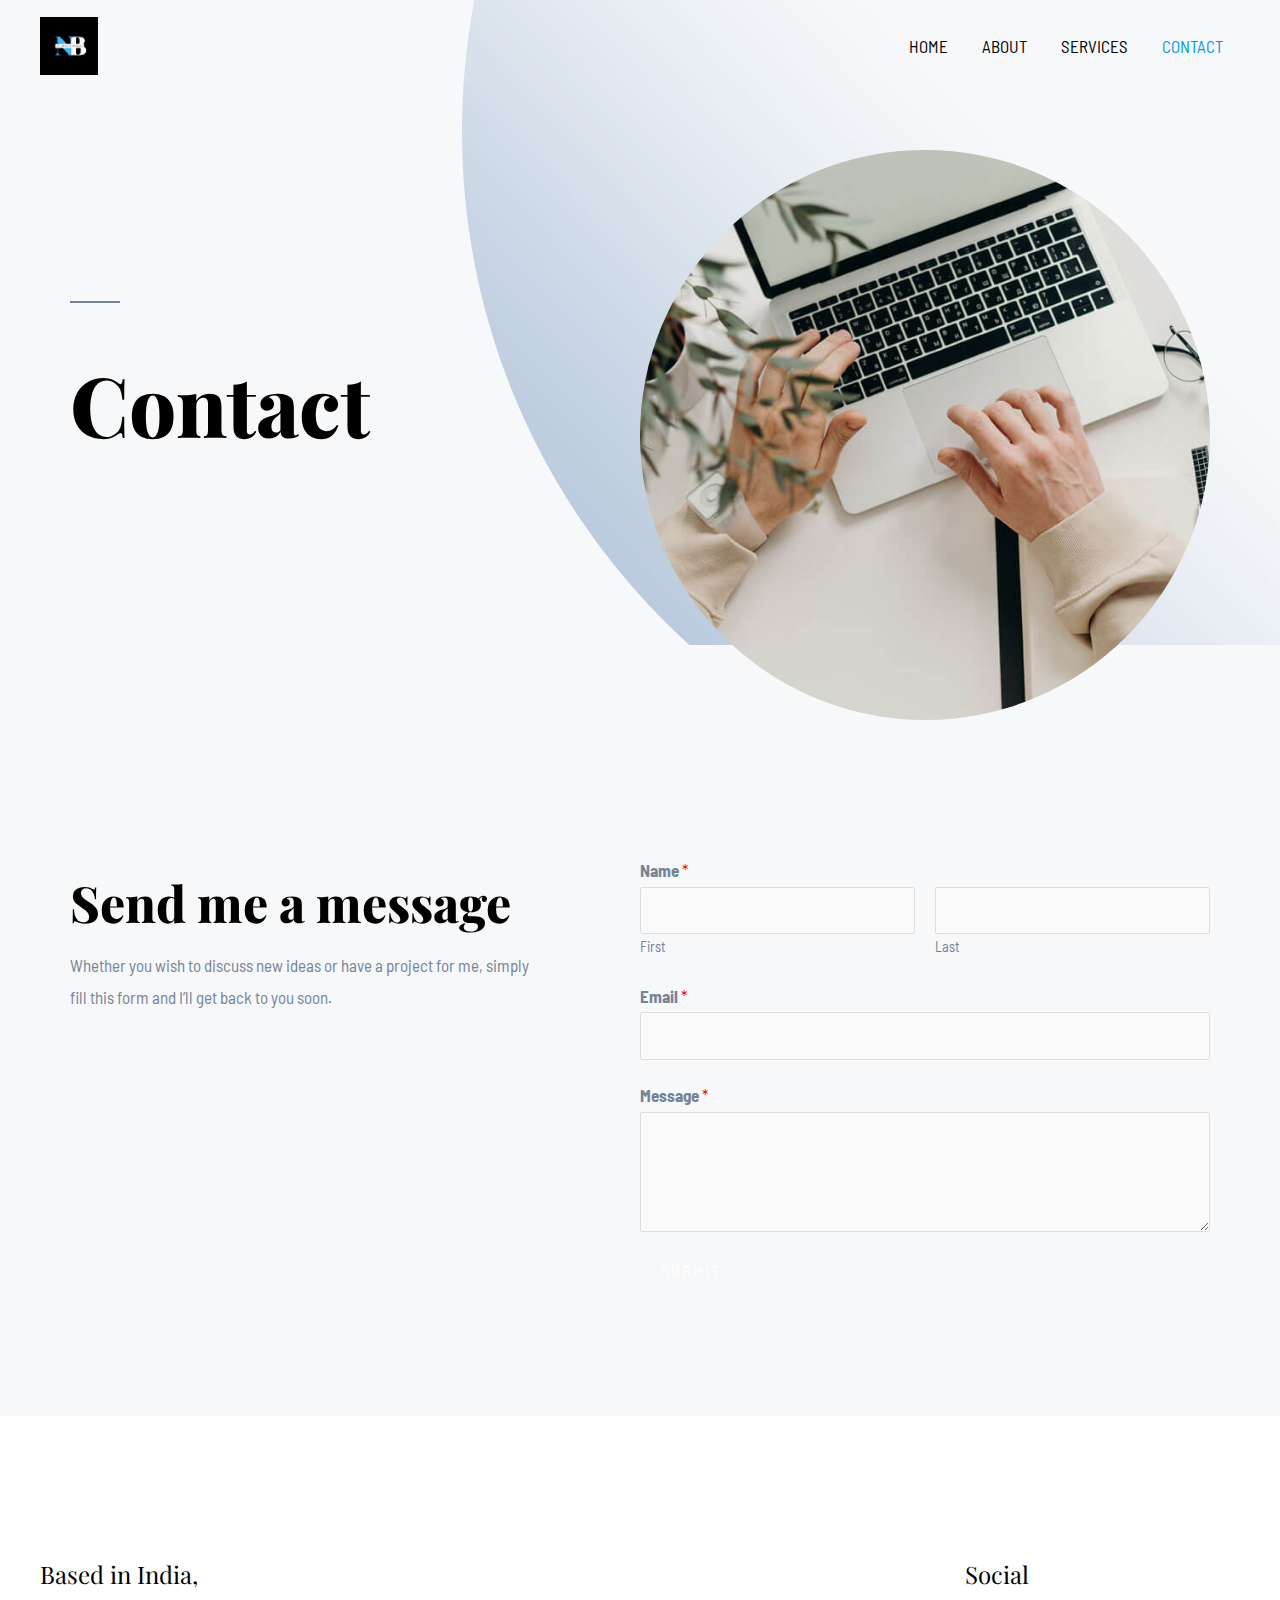
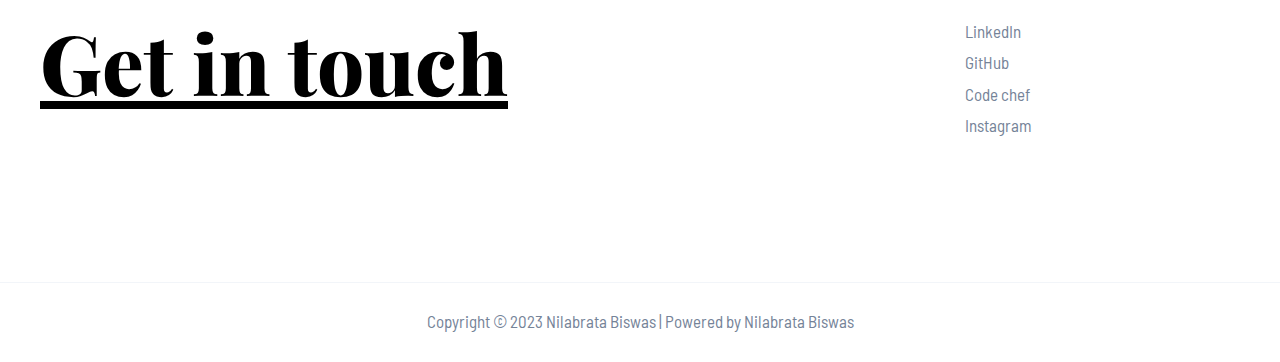
<file: contact/index.html>
<!DOCTYPE html>
<html lang="en-US">
<head>
<meta charset="UTF-8">
<meta name="viewport" content="width=device-width, initial-scale=1">


<title>Contact – Nilabrata Biswas</title>
<meta name="robots" content="max-image-preview:large">
<link rel="dns-prefetch" href="//fonts.googleapis.com">


<link rel="stylesheet" id="astra-theme-css-css" href="https://neel-biswas.github.io/MyPortfolio_2023/wp-content/themes/astra/assets/css/minified/main.min.css" media="all">
<style id="astra-theme-css-inline-css">
.ast-no-sidebar .entry-content .alignfull {margin-left: calc( -50vw + 50%);margin-right: calc( -50vw + 50%);max-width: 100vw;width: 100vw;}.ast-no-sidebar .entry-content .alignwide {margin-left: calc(-41vw + 50%);margin-right: calc(-41vw + 50%);max-width: unset;width: unset;}.ast-no-sidebar .entry-content .alignfull .alignfull,.ast-no-sidebar .entry-content .alignfull .alignwide,.ast-no-sidebar .entry-content .alignwide .alignfull,.ast-no-sidebar .entry-content .alignwide .alignwide,.ast-no-sidebar .entry-content .wp-block-column .alignfull,.ast-no-sidebar .entry-content .wp-block-column .alignwide{width: 100%;margin-left: auto;margin-right: auto;}.wp-block-gallery,.blocks-gallery-grid {margin: 0;}.wp-block-separator {max-width: 100px;}.wp-block-separator.is-style-wide,.wp-block-separator.is-style-dots {max-width: none;}.entry-content .has-2-columns .wp-block-column:first-child {padding-right: 10px;}.entry-content .has-2-columns .wp-block-column:last-child {padding-left: 10px;}@media (max-width: 782px) {.entry-content .wp-block-columns .wp-block-column {flex-basis: 100%;}.entry-content .has-2-columns .wp-block-column:first-child {padding-right: 0;}.entry-content .has-2-columns .wp-block-column:last-child {padding-left: 0;}}body .entry-content .wp-block-latest-posts {margin-left: 0;}body .entry-content .wp-block-latest-posts li {list-style: none;}.ast-no-sidebar .ast-container .entry-content .wp-block-latest-posts {margin-left: 0;}.ast-header-break-point .entry-content .alignwide {margin-left: auto;margin-right: auto;}.entry-content .blocks-gallery-item img {margin-bottom: auto;}.wp-block-pullquote {border-top: 4px solid #555d66;border-bottom: 4px solid #555d66;color: #40464d;}:root{--ast-container-default-xlg-padding:6.67em;--ast-container-default-lg-padding:5.67em;--ast-container-default-slg-padding:4.34em;--ast-container-default-md-padding:3.34em;--ast-container-default-sm-padding:6.67em;--ast-container-default-xs-padding:2.4em;--ast-container-default-xxs-padding:1.4em;--ast-code-block-background:#EEEEEE;--ast-comment-inputs-background:#FAFAFA;}html{font-size:106.25%;}a,.page-title{color:var(--ast-global-color-2);}a:hover,a:focus{color:var(--ast-global-color-1);}body,button,input,select,textarea,.ast-button,.ast-custom-button{font-family:'Barlow Semi Condensed',sans-serif;font-weight:400;font-size:17px;font-size:1rem;}blockquote{color:var(--ast-global-color-3);}h1,.entry-content h1,h2,.entry-content h2,h3,.entry-content h3,h4,.entry-content h4,h5,.entry-content h5,h6,.entry-content h6,.site-title,.site-title a{font-family:'Barlow Semi Condensed',sans-serif;font-weight:500;}.site-title{font-size:35px;font-size:2.0588235294118rem;display:none;}header .custom-logo-link img{max-width:58px;}.astra-logo-svg{width:58px;}.site-header .site-description{font-size:15px;font-size:0.88235294117647rem;display:none;}.entry-title{font-size:30px;font-size:1.7647058823529rem;}h1,.entry-content h1{font-size:83px;font-size:4.8823529411765rem;font-weight:800;font-family:'Playfair Display',serif;line-height:1.1em;}h2,.entry-content h2{font-size:50px;font-size:2.9411764705882rem;font-weight:800;font-family:'Playfair Display',serif;line-height:1.1em;}h3,.entry-content h3{font-size:35px;font-size:2.0588235294118rem;font-weight:800;font-family:'Playfair Display',serif;line-height:1.2em;}h4,.entry-content h4{font-size:22px;font-size:1.2941176470588rem;font-family:'Barlow Semi Condensed',sans-serif;}h5,.entry-content h5{font-size:20px;font-size:1.1764705882353rem;font-family:'Barlow Semi Condensed',sans-serif;}h6,.entry-content h6{font-size:17px;font-size:1rem;font-family:'Barlow Semi Condensed',sans-serif;}::selection{background-color:var(--ast-global-color-0);color:#ffffff;}body,h1,.entry-title a,.entry-content h1,h2,.entry-content h2,h3,.entry-content h3,h4,.entry-content h4,h5,.entry-content h5,h6,.entry-content h6{color:var(--ast-global-color-3);}.tagcloud a:hover,.tagcloud a:focus,.tagcloud a.current-item{color:#ffffff;border-color:var(--ast-global-color-2);background-color:var(--ast-global-color-2);}input:focus,input[type="text"]:focus,input[type="email"]:focus,input[type="url"]:focus,input[type="password"]:focus,input[type="reset"]:focus,input[type="search"]:focus,textarea:focus{border-color:var(--ast-global-color-2);}input[type="radio"]:checked,input[type=reset],input[type="checkbox"]:checked,input[type="checkbox"]:hover:checked,input[type="checkbox"]:focus:checked,input[type=range]::-webkit-slider-thumb{border-color:var(--ast-global-color-2);background-color:var(--ast-global-color-2);box-shadow:none;}.site-footer a:hover + .post-count,.site-footer a:focus + .post-count{background:var(--ast-global-color-2);border-color:var(--ast-global-color-2);}.single .nav-links .nav-previous,.single .nav-links .nav-next{color:var(--ast-global-color-2);}.entry-meta,.entry-meta *{line-height:1.45;color:var(--ast-global-color-2);}.entry-meta a:hover,.entry-meta a:hover *,.entry-meta a:focus,.entry-meta a:focus *,.page-links > .page-link,.page-links .page-link:hover,.post-navigation a:hover{color:var(--ast-global-color-1);}#cat option,.secondary .calendar_wrap thead a,.secondary .calendar_wrap thead a:visited{color:var(--ast-global-color-2);}.secondary .calendar_wrap #today,.ast-progress-val span{background:var(--ast-global-color-2);}.secondary a:hover + .post-count,.secondary a:focus + .post-count{background:var(--ast-global-color-2);border-color:var(--ast-global-color-2);}.calendar_wrap #today > a{color:#ffffff;}.page-links .page-link,.single .post-navigation a{color:var(--ast-global-color-2);}.widget-title{font-size:24px;font-size:1.4117647058824rem;color:var(--ast-global-color-3);}a:focus-visible,.ast-menu-toggle:focus-visible,.site .skip-link:focus-visible,.wp-block-loginout input:focus-visible,.wp-block-search.wp-block-search__button-inside .wp-block-search__inside-wrapper,.ast-header-navigation-arrow:focus-visible{outline-style:dotted;outline-color:inherit;outline-width:thin;border-color:transparent;}input:focus,input[type="text"]:focus,input[type="email"]:focus,input[type="url"]:focus,input[type="password"]:focus,input[type="reset"]:focus,input[type="search"]:focus,textarea:focus,.wp-block-search__input:focus,[data-section="section-header-mobile-trigger"] .ast-button-wrap .ast-mobile-menu-trigger-minimal:focus,.ast-mobile-popup-drawer.active .menu-toggle-close:focus,.woocommerce-ordering select.orderby:focus,#ast-scroll-top:focus,.woocommerce a.add_to_cart_button:focus,.woocommerce .button.single_add_to_cart_button:focus{border-style:dotted;border-color:inherit;border-width:thin;outline-color:transparent;}.site-logo-img img{ transition:all 0.2s linear;}.ast-page-builder-template .hentry {margin: 0;}.ast-page-builder-template .site-content > .ast-container {max-width: 100%;padding: 0;}.ast-page-builder-template .site-content #primary {padding: 0;margin: 0;}.ast-page-builder-template .no-results {text-align: center;margin: 4em auto;}.ast-page-builder-template .ast-pagination {padding: 2em;}.ast-page-builder-template .entry-header.ast-no-title.ast-no-thumbnail {margin-top: 0;}.ast-page-builder-template .entry-header.ast-header-without-markup {margin-top: 0;margin-bottom: 0;}.ast-page-builder-template .entry-header.ast-no-title.ast-no-meta {margin-bottom: 0;}.ast-page-builder-template.single .post-navigation {padding-bottom: 2em;}.ast-page-builder-template.single-post .site-content > .ast-container {max-width: 100%;}.ast-page-builder-template .entry-header {margin-top: 4em;margin-left: auto;margin-right: auto;padding-left: 20px;padding-right: 20px;}.single.ast-page-builder-template .entry-header {padding-left: 20px;padding-right: 20px;}.ast-page-builder-template .ast-archive-description {margin: 4em auto 0;padding-left: 20px;padding-right: 20px;}.ast-page-builder-template.ast-no-sidebar .entry-content .alignwide {margin-left: 0;margin-right: 0;}@media (max-width:921px){#ast-desktop-header{display:none;}}@media (min-width:921px){#ast-mobile-header{display:none;}}.wp-block-buttons.aligncenter{justify-content:center;}@media (max-width:921px){.ast-theme-transparent-header #primary,.ast-theme-transparent-header #secondary{padding:0;}}@media (max-width:921px){.ast-plain-container.ast-no-sidebar #primary{padding:0;}}.ast-plain-container.ast-no-sidebar #primary{margin-top:0;margin-bottom:0;}@media (min-width:1200px){.wp-block-group .has-background{padding:20px;}}@media (min-width:1200px){.ast-no-sidebar.ast-separate-container .entry-content .wp-block-group.alignwide,.ast-no-sidebar.ast-separate-container .entry-content .wp-block-cover.alignwide{margin-left:-20px;margin-right:-20px;padding-left:20px;padding-right:20px;}.ast-no-sidebar.ast-separate-container .entry-content .wp-block-cover.alignfull,.ast-no-sidebar.ast-separate-container .entry-content .wp-block-group.alignfull{margin-left:-6.67em;margin-right:-6.67em;padding-left:6.67em;padding-right:6.67em;}}@media (min-width:1200px){.wp-block-cover-image.alignwide .wp-block-cover__inner-container,.wp-block-cover.alignwide .wp-block-cover__inner-container,.wp-block-cover-image.alignfull .wp-block-cover__inner-container,.wp-block-cover.alignfull .wp-block-cover__inner-container{width:100%;}}.wp-block-columns{margin-bottom:unset;}.wp-block-image.size-full{margin:2rem 0;}.wp-block-separator.has-background{padding:0;}.wp-block-gallery{margin-bottom:1.6em;}.wp-block-group{padding-top:4em;padding-bottom:4em;}.wp-block-group__inner-container .wp-block-columns:last-child,.wp-block-group__inner-container :last-child,.wp-block-table table{margin-bottom:0;}.blocks-gallery-grid{width:100%;}.wp-block-navigation-link__content{padding:5px 0;}.wp-block-group .wp-block-group .has-text-align-center,.wp-block-group .wp-block-column .has-text-align-center{max-width:100%;}.has-text-align-center{margin:0 auto;}@media (min-width:1200px){.wp-block-cover__inner-container,.alignwide .wp-block-group__inner-container,.alignfull .wp-block-group__inner-container{max-width:1200px;margin:0 auto;}.wp-block-group.alignnone,.wp-block-group.aligncenter,.wp-block-group.alignleft,.wp-block-group.alignright,.wp-block-group.alignwide,.wp-block-columns.alignwide{margin:2rem 0 1rem 0;}}@media (max-width:1200px){.wp-block-group{padding:3em;}.wp-block-group .wp-block-group{padding:1.5em;}.wp-block-columns,.wp-block-column{margin:1rem 0;}}@media (min-width:921px){.wp-block-columns .wp-block-group{padding:2em;}}@media (max-width:544px){.wp-block-cover-image .wp-block-cover__inner-container,.wp-block-cover .wp-block-cover__inner-container{width:unset;}.wp-block-cover,.wp-block-cover-image{padding:2em 0;}.wp-block-group,.wp-block-cover{padding:2em;}.wp-block-media-text__media img,.wp-block-media-text__media video{width:unset;max-width:100%;}.wp-block-media-text.has-background .wp-block-media-text__content{padding:1em;}}.wp-block-image.aligncenter{margin-left:auto;margin-right:auto;}.wp-block-table.aligncenter{margin-left:auto;margin-right:auto;}@media (min-width:544px){.entry-content .wp-block-media-text.has-media-on-the-right .wp-block-media-text__content{padding:0 8% 0 0;}.entry-content .wp-block-media-text .wp-block-media-text__content{padding:0 0 0 8%;}.ast-plain-container .site-content .entry-content .has-custom-content-position.is-position-bottom-left > *,.ast-plain-container .site-content .entry-content .has-custom-content-position.is-position-bottom-right > *,.ast-plain-container .site-content .entry-content .has-custom-content-position.is-position-top-left > *,.ast-plain-container .site-content .entry-content .has-custom-content-position.is-position-top-right > *,.ast-plain-container .site-content .entry-content .has-custom-content-position.is-position-center-right > *,.ast-plain-container .site-content .entry-content .has-custom-content-position.is-position-center-left > *{margin:0;}}@media (max-width:544px){.entry-content .wp-block-media-text .wp-block-media-text__content{padding:8% 0;}.wp-block-media-text .wp-block-media-text__media img{width:auto;max-width:100%;}}.wp-block-button.is-style-outline .wp-block-button__link{border-color:rgba(0,0,0,0);border-top-width:1px;border-right-width:1px;border-bottom-width:1px;border-left-width:1px;}div.wp-block-button.is-style-outline > .wp-block-button__link:not(.has-text-color),div.wp-block-button.wp-block-button__link.is-style-outline:not(.has-text-color){color:rgba(0,0,0,0);}.wp-block-button.is-style-outline .wp-block-button__link:hover,div.wp-block-button.is-style-outline .wp-block-button__link:focus,div.wp-block-button.is-style-outline > .wp-block-button__link:not(.has-text-color):hover,div.wp-block-button.wp-block-button__link.is-style-outline:not(.has-text-color):hover{color:var(--ast-global-color-2);background-color:rgba(0,0,0,0);border-color:rgba(0,0,0,0);}.post-page-numbers.current .page-link,.ast-pagination .page-numbers.current{color:#ffffff;border-color:var(--ast-global-color-0);background-color:var(--ast-global-color-0);border-radius:2px;}@media (max-width:921px){.wp-block-button.is-style-outline .wp-block-button__link{padding-top:calc(15px - 1px);padding-right:calc(30px - 1px);padding-bottom:calc(15px - 1px);padding-left:calc(30px - 1px);}}@media (max-width:544px){.wp-block-button.is-style-outline .wp-block-button__link{padding-top:calc(15px - 1px);padding-right:calc(30px - 1px);padding-bottom:calc(15px - 1px);padding-left:calc(30px - 1px);}}@media (min-width:544px){.entry-content > .alignleft{margin-right:20px;}.entry-content > .alignright{margin-left:20px;}.wp-block-group.has-background{padding:20px;}}@media (max-width:921px){.ast-separate-container #primary,.ast-separate-container #secondary{padding:1.5em 0;}#primary,#secondary{padding:1.5em 0;margin:0;}.ast-left-sidebar #content > .ast-container{display:flex;flex-direction:column-reverse;width:100%;}.ast-separate-container .ast-article-post,.ast-separate-container .ast-article-single{padding:1.5em 2.14em;}.ast-author-box img.avatar{margin:20px 0 0 0;}}@media (min-width:922px){.ast-separate-container.ast-right-sidebar #primary,.ast-separate-container.ast-left-sidebar #primary{border:0;}.search-no-results.ast-separate-container #primary{margin-bottom:4em;}}.elementor-button-wrapper .elementor-button{border-style:solid;text-decoration:none;border-top-width:1px;border-right-width:1px;border-left-width:1px;border-bottom-width:1px;}body .elementor-button.elementor-size-sm,body .elementor-button.elementor-size-xs,body .elementor-button.elementor-size-md,body .elementor-button.elementor-size-lg,body .elementor-button.elementor-size-xl,body .elementor-button{border-top-left-radius:3px;border-top-right-radius:3px;border-bottom-right-radius:3px;border-bottom-left-radius:3px;padding-top:10px;padding-right:20px;padding-bottom:10px;padding-left:20px;}.elementor-button-wrapper .elementor-button{border-color:rgba(0,0,0,0);background-color:transparent;}.elementor-button-wrapper .elementor-button:hover,.elementor-button-wrapper .elementor-button:focus{color:var(--ast-global-color-2);background-color:rgba(0,0,0,0);border-color:rgba(0,0,0,0);}.wp-block-button .wp-block-button__link ,.elementor-button-wrapper .elementor-button,.elementor-button-wrapper .elementor-button:visited{color:#ffffff;}.elementor-button-wrapper .elementor-button{font-size:16px;font-size:0.94117647058824rem;line-height:1em;text-transform:uppercase;letter-spacing:2px;}body .elementor-button.elementor-size-sm,body .elementor-button.elementor-size-xs,body .elementor-button.elementor-size-md,body .elementor-button.elementor-size-lg,body .elementor-button.elementor-size-xl,body .elementor-button{font-size:16px;font-size:0.94117647058824rem;}.wp-block-button .wp-block-button__link:hover,.wp-block-button .wp-block-button__link:focus{color:var(--ast-global-color-2);background-color:rgba(0,0,0,0);border-color:rgba(0,0,0,0);}.elementor-widget-heading h1.elementor-heading-title{line-height:1.1em;}.elementor-widget-heading h2.elementor-heading-title{line-height:1.1em;}.elementor-widget-heading h3.elementor-heading-title{line-height:1.2em;}.wp-block-button .wp-block-button__link{border:none;background-color:transparent;color:#ffffff;font-family:inherit;font-weight:inherit;line-height:1em;text-transform:uppercase;letter-spacing:2px;font-size:16px;font-size:0.94117647058824rem;padding:15px 30px;border-top-left-radius:3px;border-top-right-radius:3px;border-bottom-right-radius:3px;border-bottom-left-radius:3px;}.wp-block-button.is-style-outline .wp-block-button__link{border-style:solid;border-top-width:1px;border-right-width:1px;border-left-width:1px;border-bottom-width:1px;border-color:rgba(0,0,0,0);padding-top:calc(15px - 1px);padding-right:calc(30px - 1px);padding-bottom:calc(15px - 1px);padding-left:calc(30px - 1px);}@media (max-width:921px){.wp-block-button .wp-block-button__link{border:none;padding:15px 30px;}.wp-block-button.is-style-outline .wp-block-button__link{padding-top:calc(15px - 1px);padding-right:calc(30px - 1px);padding-bottom:calc(15px - 1px);padding-left:calc(30px - 1px);}}@media (max-width:544px){.wp-block-button .wp-block-button__link{border:none;padding:15px 30px;}.wp-block-button.is-style-outline .wp-block-button__link{padding-top:calc(15px - 1px);padding-right:calc(30px - 1px);padding-bottom:calc(15px - 1px);padding-left:calc(30px - 1px);}}.menu-toggle,button,.ast-button,.ast-custom-button,.button,input#submit,input[type="button"],input[type="submit"],input[type="reset"]{border-style:solid;border-top-width:1px;border-right-width:1px;border-left-width:1px;border-bottom-width:1px;color:#ffffff;border-color:rgba(0,0,0,0);background-color:transparent;padding-top:10px;padding-right:20px;padding-bottom:10px;padding-left:20px;font-family:inherit;font-weight:inherit;font-size:16px;font-size:0.94117647058824rem;line-height:1em;text-transform:uppercase;letter-spacing:2px;border-top-left-radius:3px;border-top-right-radius:3px;border-bottom-right-radius:3px;border-bottom-left-radius:3px;}button:focus,.menu-toggle:hover,button:hover,.ast-button:hover,.ast-custom-button:hover .button:hover,.ast-custom-button:hover ,input[type=reset]:hover,input[type=reset]:focus,input#submit:hover,input#submit:focus,input[type="button"]:hover,input[type="button"]:focus,input[type="submit"]:hover,input[type="submit"]:focus{color:var(--ast-global-color-2);background-color:rgba(0,0,0,0);border-color:rgba(0,0,0,0);}@media (max-width:921px){.ast-mobile-header-stack .main-header-bar .ast-search-menu-icon{display:inline-block;}.ast-header-break-point.ast-header-custom-item-outside .ast-mobile-header-stack .main-header-bar .ast-search-icon{margin:0;}.ast-comment-avatar-wrap img{max-width:2.5em;}.ast-separate-container .ast-comment-list li.depth-1{padding:1.5em 2.14em;}.ast-separate-container .comment-respond{padding:2em 2.14em;}.ast-comment-meta{padding:0 1.8888em 1.3333em;}}@media (min-width:544px){.ast-container{max-width:100%;}}@media (max-width:544px){.ast-separate-container .ast-article-post,.ast-separate-container .ast-article-single,.ast-separate-container .comments-title,.ast-separate-container .ast-archive-description{padding:1.5em 1em;}.ast-separate-container #content .ast-container{padding-left:0.54em;padding-right:0.54em;}.ast-separate-container .ast-comment-list li.depth-1{padding:1.5em 1em;margin-bottom:1.5em;}.ast-separate-container .ast-comment-list .bypostauthor{padding:.5em;}.ast-search-menu-icon.ast-dropdown-active .search-field{width:170px;}}body,.ast-separate-container{background-color:var(--ast-global-color-4);;background-image:none;;}.ast-no-sidebar.ast-separate-container .entry-content .alignfull {margin-left: -6.67em;margin-right: -6.67em;width: auto;}@media (max-width: 1200px) {.ast-no-sidebar.ast-separate-container .entry-content .alignfull {margin-left: -2.4em;margin-right: -2.4em;}}@media (max-width: 768px) {.ast-no-sidebar.ast-separate-container .entry-content .alignfull {margin-left: -2.14em;margin-right: -2.14em;}}@media (max-width: 544px) {.ast-no-sidebar.ast-separate-container .entry-content .alignfull {margin-left: -1em;margin-right: -1em;}}.ast-no-sidebar.ast-separate-container .entry-content .alignwide {margin-left: -20px;margin-right: -20px;}.ast-no-sidebar.ast-separate-container .entry-content .wp-block-column .alignfull,.ast-no-sidebar.ast-separate-container .entry-content .wp-block-column .alignwide {margin-left: auto;margin-right: auto;width: 100%;}@media (max-width:921px){.site-title{display:none;}.site-header .site-description{display:none;}.entry-title{font-size:30px;}h1,.entry-content h1{font-size:60px;}h2,.entry-content h2{font-size:43px;}h3,.entry-content h3{font-size:30px;}}@media (max-width:544px){.site-title{display:none;}.site-header .site-description{display:none;}.entry-title{font-size:30px;}h1,.entry-content h1{font-size:45px;}h2,.entry-content h2{font-size:35px;}h3,.entry-content h3{font-size:20px;}}@media (max-width:921px){html{font-size:96.9%;}}@media (max-width:544px){html{font-size:96.9%;}}@media (min-width:922px){.ast-container{max-width:1240px;}}@media (min-width:922px){.site-content .ast-container{display:flex;}}@media (max-width:921px){.site-content .ast-container{flex-direction:column;}}@media (min-width:922px){.main-header-menu .sub-menu .menu-item.ast-left-align-sub-menu:hover > .sub-menu,.main-header-menu .sub-menu .menu-item.ast-left-align-sub-menu.focus > .sub-menu{margin-left:-0px;}}.ast-theme-transparent-header [data-section="section-header-mobile-trigger"] .ast-button-wrap .mobile-menu-toggle-icon .ast-mobile-svg{fill:var(--ast-global-color-2);}.ast-theme-transparent-header [data-section="section-header-mobile-trigger"] .ast-button-wrap .mobile-menu-wrap .mobile-menu{color:var(--ast-global-color-2);}.ast-theme-transparent-header [data-section="section-header-mobile-trigger"] .ast-button-wrap .ast-mobile-menu-trigger-outline{background:transparent;color:var(--ast-global-color-2);}blockquote {padding: 1.2em;}:root .has-ast-global-color-0-color{color:var(--ast-global-color-0);}:root .has-ast-global-color-0-background-color{background-color:var(--ast-global-color-0);}:root .wp-block-button .has-ast-global-color-0-color{color:var(--ast-global-color-0);}:root .wp-block-button .has-ast-global-color-0-background-color{background-color:var(--ast-global-color-0);}:root .has-ast-global-color-1-color{color:var(--ast-global-color-1);}:root .has-ast-global-color-1-background-color{background-color:var(--ast-global-color-1);}:root .wp-block-button .has-ast-global-color-1-color{color:var(--ast-global-color-1);}:root .wp-block-button .has-ast-global-color-1-background-color{background-color:var(--ast-global-color-1);}:root .has-ast-global-color-2-color{color:var(--ast-global-color-2);}:root .has-ast-global-color-2-background-color{background-color:var(--ast-global-color-2);}:root .wp-block-button .has-ast-global-color-2-color{color:var(--ast-global-color-2);}:root .wp-block-button .has-ast-global-color-2-background-color{background-color:var(--ast-global-color-2);}:root .has-ast-global-color-3-color{color:var(--ast-global-color-3);}:root .has-ast-global-color-3-background-color{background-color:var(--ast-global-color-3);}:root .wp-block-button .has-ast-global-color-3-color{color:var(--ast-global-color-3);}:root .wp-block-button .has-ast-global-color-3-background-color{background-color:var(--ast-global-color-3);}:root .has-ast-global-color-4-color{color:var(--ast-global-color-4);}:root .has-ast-global-color-4-background-color{background-color:var(--ast-global-color-4);}:root .wp-block-button .has-ast-global-color-4-color{color:var(--ast-global-color-4);}:root .wp-block-button .has-ast-global-color-4-background-color{background-color:var(--ast-global-color-4);}:root .has-ast-global-color-5-color{color:var(--ast-global-color-5);}:root .has-ast-global-color-5-background-color{background-color:var(--ast-global-color-5);}:root .wp-block-button .has-ast-global-color-5-color{color:var(--ast-global-color-5);}:root .wp-block-button .has-ast-global-color-5-background-color{background-color:var(--ast-global-color-5);}:root .has-ast-global-color-6-color{color:var(--ast-global-color-6);}:root .has-ast-global-color-6-background-color{background-color:var(--ast-global-color-6);}:root .wp-block-button .has-ast-global-color-6-color{color:var(--ast-global-color-6);}:root .wp-block-button .has-ast-global-color-6-background-color{background-color:var(--ast-global-color-6);}:root .has-ast-global-color-7-color{color:var(--ast-global-color-7);}:root .has-ast-global-color-7-background-color{background-color:var(--ast-global-color-7);}:root .wp-block-button .has-ast-global-color-7-color{color:var(--ast-global-color-7);}:root .wp-block-button .has-ast-global-color-7-background-color{background-color:var(--ast-global-color-7);}:root .has-ast-global-color-8-color{color:var(--ast-global-color-8);}:root .has-ast-global-color-8-background-color{background-color:var(--ast-global-color-8);}:root .wp-block-button .has-ast-global-color-8-color{color:var(--ast-global-color-8);}:root .wp-block-button .has-ast-global-color-8-background-color{background-color:var(--ast-global-color-8);}:root{--ast-global-color-0:#009bdf;--ast-global-color-1:#009bdf;--ast-global-color-2:#000000;--ast-global-color-3:#758398;--ast-global-color-4:#f6f8fa;--ast-global-color-5:#ffffff;--ast-global-color-6:#243673;--ast-global-color-7:#FBFCFF;--ast-global-color-8:#BFD1FF;}:root {--ast-border-color : #dddddd;}.ast-single-entry-banner {-js-display: flex;display: flex;flex-direction: column;justify-content: center;text-align: center;position: relative;background: #eeeeee;}.ast-single-entry-banner[data-banner-layout="layout-1"] {max-width: 1200px;background: inherit;padding: 20px 0;}.ast-single-entry-banner[data-banner-width-type="custom"] {margin: 0 auto;width: 100%;}.ast-single-entry-banner + .site-content .entry-header {margin-bottom: 0;}header.entry-header .entry-title{font-size:30px;font-size:1.7647058823529rem;}header.entry-header > *:not(:last-child){margin-bottom:10px;}.ast-archive-entry-banner {-js-display: flex;display: flex;flex-direction: column;justify-content: center;text-align: center;position: relative;background: #eeeeee;}.ast-archive-entry-banner[data-banner-width-type="custom"] {margin: 0 auto;width: 100%;}.ast-archive-entry-banner[data-banner-layout="layout-1"] {background: inherit;padding: 20px 0;text-align: left;}body.archive .ast-archive-description{max-width:1200px;width:100%;text-align:left;padding-top:3em;padding-right:3em;padding-bottom:3em;padding-left:3em;}body.archive .ast-archive-description .ast-archive-title,body.archive .ast-archive-description .ast-archive-title *{font-size:40px;font-size:2.3529411764706rem;}body.archive .ast-archive-description > *:not(:last-child){margin-bottom:10px;}@media (max-width:921px){body.archive .ast-archive-description{text-align:left;}}@media (max-width:544px){body.archive .ast-archive-description{text-align:left;}}.ast-theme-transparent-header #masthead .site-logo-img .transparent-custom-logo .astra-logo-svg{width:150px;}.ast-theme-transparent-header #masthead .site-logo-img .transparent-custom-logo img{ max-width:150px;}@media (max-width:921px){.ast-theme-transparent-header #masthead .site-logo-img .transparent-custom-logo .astra-logo-svg{width:120px;}.ast-theme-transparent-header #masthead .site-logo-img .transparent-custom-logo img{ max-width:120px;}}@media (max-width:543px){.ast-theme-transparent-header #masthead .site-logo-img .transparent-custom-logo .astra-logo-svg{width:100px;}.ast-theme-transparent-header #masthead .site-logo-img .transparent-custom-logo img{ max-width:100px;}}@media (min-width:921px){.ast-theme-transparent-header #masthead{position:absolute;left:0;right:0;}.ast-theme-transparent-header .main-header-bar,.ast-theme-transparent-header.ast-header-break-point .main-header-bar{background:none;}body.elementor-editor-active.ast-theme-transparent-header #masthead,.fl-builder-edit .ast-theme-transparent-header #masthead,body.vc_editor.ast-theme-transparent-header #masthead,body.brz-ed.ast-theme-transparent-header #masthead{z-index:0;}.ast-header-break-point.ast-replace-site-logo-transparent.ast-theme-transparent-header .custom-mobile-logo-link{display:none;}.ast-header-break-point.ast-replace-site-logo-transparent.ast-theme-transparent-header .transparent-custom-logo{display:inline-block;}.ast-theme-transparent-header .ast-above-header,.ast-theme-transparent-header .ast-above-header.ast-above-header-bar{background-image:none;background-color:transparent;}.ast-theme-transparent-header .ast-below-header{background-image:none;background-color:transparent;}}.ast-theme-transparent-header .ast-builder-menu .main-header-menu,.ast-theme-transparent-header .ast-builder-menu .main-header-menu .menu-link,.ast-theme-transparent-header [CLASS*="ast-builder-menu-"] .main-header-menu .menu-item > .menu-link,.ast-theme-transparent-header .ast-masthead-custom-menu-items,.ast-theme-transparent-header .ast-masthead-custom-menu-items a,.ast-theme-transparent-header .ast-builder-menu .main-header-menu .menu-item > .ast-menu-toggle,.ast-theme-transparent-header .ast-builder-menu .main-header-menu .menu-item > .ast-menu-toggle,.ast-theme-transparent-header .ast-above-header-navigation a,.ast-header-break-point.ast-theme-transparent-header .ast-above-header-navigation a,.ast-header-break-point.ast-theme-transparent-header .ast-above-header-navigation > ul.ast-above-header-menu > .menu-item-has-children:not(.current-menu-item) > .ast-menu-toggle,.ast-theme-transparent-header .ast-below-header-menu,.ast-theme-transparent-header .ast-below-header-menu a,.ast-header-break-point.ast-theme-transparent-header .ast-below-header-menu a,.ast-header-break-point.ast-theme-transparent-header .ast-below-header-menu,.ast-theme-transparent-header .main-header-menu .menu-link{color:var(--ast-global-color-2);}.ast-theme-transparent-header .ast-builder-menu .main-header-menu .menu-item:hover > .menu-link,.ast-theme-transparent-header .ast-builder-menu .main-header-menu .menu-item:hover > .ast-menu-toggle,.ast-theme-transparent-header .ast-builder-menu .main-header-menu .ast-masthead-custom-menu-items a:hover,.ast-theme-transparent-header .ast-builder-menu .main-header-menu .focus > .menu-link,.ast-theme-transparent-header .ast-builder-menu .main-header-menu .focus > .ast-menu-toggle,.ast-theme-transparent-header .ast-builder-menu .main-header-menu .current-menu-item > .menu-link,.ast-theme-transparent-header .ast-builder-menu .main-header-menu .current-menu-ancestor > .menu-link,.ast-theme-transparent-header .ast-builder-menu .main-header-menu .current-menu-item > .ast-menu-toggle,.ast-theme-transparent-header .ast-builder-menu .main-header-menu .current-menu-ancestor > .ast-menu-toggle,.ast-theme-transparent-header [CLASS*="ast-builder-menu-"] .main-header-menu .current-menu-item > .menu-link,.ast-theme-transparent-header [CLASS*="ast-builder-menu-"] .main-header-menu .current-menu-ancestor > .menu-link,.ast-theme-transparent-header [CLASS*="ast-builder-menu-"] .main-header-menu .current-menu-item > .ast-menu-toggle,.ast-theme-transparent-header [CLASS*="ast-builder-menu-"] .main-header-menu .current-menu-ancestor > .ast-menu-toggle,.ast-theme-transparent-header .main-header-menu .menu-item:hover > .menu-link,.ast-theme-transparent-header .main-header-menu .current-menu-item > .menu-link,.ast-theme-transparent-header .main-header-menu .current-menu-ancestor > .menu-link{color:var(--ast-global-color-0);}@media (max-width:921px){.ast-theme-transparent-header #masthead{position:absolute;left:0;right:0;}.ast-theme-transparent-header .main-header-bar,.ast-theme-transparent-header.ast-header-break-point .main-header-bar{background:none;}body.elementor-editor-active.ast-theme-transparent-header #masthead,.fl-builder-edit .ast-theme-transparent-header #masthead,body.vc_editor.ast-theme-transparent-header #masthead,body.brz-ed.ast-theme-transparent-header #masthead{z-index:0;}.ast-header-break-point.ast-replace-site-logo-transparent.ast-theme-transparent-header .custom-mobile-logo-link{display:none;}.ast-header-break-point.ast-replace-site-logo-transparent.ast-theme-transparent-header .transparent-custom-logo{display:inline-block;}.ast-theme-transparent-header .ast-above-header,.ast-theme-transparent-header .ast-above-header.ast-above-header-bar{background-image:none;background-color:transparent;}.ast-theme-transparent-header .ast-below-header{background-image:none;background-color:transparent;}}.ast-theme-transparent-header #ast-desktop-header > [CLASS*="-header-wrap"]:nth-last-child(2) > [CLASS*="-header-bar"],.ast-theme-transparent-header.ast-header-break-point #ast-mobile-header > [CLASS*="-header-wrap"]:nth-last-child(2) > [CLASS*="-header-bar"]{border-bottom-style:none;}.ast-breadcrumbs .trail-browse,.ast-breadcrumbs .trail-items,.ast-breadcrumbs .trail-items li{display:inline-block;margin:0;padding:0;border:none;background:inherit;text-indent:0;}.ast-breadcrumbs .trail-browse{font-size:inherit;font-style:inherit;font-weight:inherit;color:inherit;}.ast-breadcrumbs .trail-items{list-style:none;}.trail-items li::after{padding:0 0.3em;content:"\00bb";}.trail-items li:last-of-type::after{display:none;}h1,.entry-content h1,h2,.entry-content h2,h3,.entry-content h3,h4,.entry-content h4,h5,.entry-content h5,h6,.entry-content h6{color:var(--ast-global-color-2);}@media (max-width:921px){.ast-builder-grid-row-container.ast-builder-grid-row-tablet-3-firstrow .ast-builder-grid-row > *:first-child,.ast-builder-grid-row-container.ast-builder-grid-row-tablet-3-lastrow .ast-builder-grid-row > *:last-child{grid-column:1 / -1;}}@media (max-width:544px){.ast-builder-grid-row-container.ast-builder-grid-row-mobile-3-firstrow .ast-builder-grid-row > *:first-child,.ast-builder-grid-row-container.ast-builder-grid-row-mobile-3-lastrow .ast-builder-grid-row > *:last-child{grid-column:1 / -1;}}.ast-builder-layout-element[data-section="title_tagline"]{display:flex;}@media (max-width:921px){.ast-header-break-point .ast-builder-layout-element[data-section="title_tagline"]{display:flex;}}@media (max-width:544px){.ast-header-break-point .ast-builder-layout-element[data-section="title_tagline"]{display:flex;}}.ast-builder-menu-1{font-family:inherit;font-weight:inherit;text-transform:uppercase;}.ast-builder-menu-1 .sub-menu,.ast-builder-menu-1 .inline-on-mobile .sub-menu{border-top-width:2px;border-bottom-width:0px;border-right-width:0px;border-left-width:0px;border-color:var(--ast-global-color-0);border-style:solid;}.ast-builder-menu-1 .main-header-menu > .menu-item > .sub-menu,.ast-builder-menu-1 .main-header-menu > .menu-item > .astra-full-megamenu-wrapper{margin-top:0px;}.ast-desktop .ast-builder-menu-1 .main-header-menu > .menu-item > .sub-menu:before,.ast-desktop .ast-builder-menu-1 .main-header-menu > .menu-item > .astra-full-megamenu-wrapper:before{height:calc( 0px + 5px );}.ast-desktop .ast-builder-menu-1 .menu-item .sub-menu .menu-link{border-style:none;}@media (max-width:921px){.ast-header-break-point .ast-builder-menu-1 .menu-item.menu-item-has-children > .ast-menu-toggle{top:0;}.ast-builder-menu-1 .menu-item-has-children > .menu-link:after{content:unset;}.ast-builder-menu-1 .main-header-menu > .menu-item > .sub-menu,.ast-builder-menu-1 .main-header-menu > .menu-item > .astra-full-megamenu-wrapper{margin-top:0;}}@media (max-width:544px){.ast-header-break-point .ast-builder-menu-1 .menu-item.menu-item-has-children > .ast-menu-toggle{top:0;}.ast-builder-menu-1 .main-header-menu > .menu-item > .sub-menu,.ast-builder-menu-1 .main-header-menu > .menu-item > .astra-full-megamenu-wrapper{margin-top:0;}}.ast-builder-menu-1{display:flex;}@media (max-width:921px){.ast-header-break-point .ast-builder-menu-1{display:flex;}}@media (max-width:544px){.ast-header-break-point .ast-builder-menu-1{display:flex;}}.ast-desktop .ast-menu-hover-style-underline > .menu-item > .menu-link:before,.ast-desktop .ast-menu-hover-style-overline > .menu-item > .menu-link:before {content: "";position: absolute;width: 100%;right: 50%;height: 1px;background-color: transparent;transform: scale(0,0) translate(-50%,0);transition: transform .3s ease-in-out,color .0s ease-in-out;}.ast-desktop .ast-menu-hover-style-underline > .menu-item:hover > .menu-link:before,.ast-desktop .ast-menu-hover-style-overline > .menu-item:hover > .menu-link:before {width: calc(100% - 1.2em);background-color: currentColor;transform: scale(1,1) translate(50%,0);}.ast-desktop .ast-menu-hover-style-underline > .menu-item > .menu-link:before {bottom: 0;}.ast-desktop .ast-menu-hover-style-overline > .menu-item > .menu-link:before {top: 0;}.ast-desktop .ast-menu-hover-style-zoom > .menu-item > .menu-link:hover {transition: all .3s ease;transform: scale(1.2);}.site-below-footer-wrap{padding-top:20px;padding-bottom:20px;}.site-below-footer-wrap[data-section="section-below-footer-builder"]{background-color:rgba(255,255,255,0);;background-image:none;;min-height:80px;border-style:solid;border-width:0px;border-top-width:1px;border-top-color:rgba(8,63,135,0.05);}.site-below-footer-wrap[data-section="section-below-footer-builder"] .ast-builder-grid-row{max-width:1200px;margin-left:auto;margin-right:auto;}.site-below-footer-wrap[data-section="section-below-footer-builder"] .ast-builder-grid-row,.site-below-footer-wrap[data-section="section-below-footer-builder"] .site-footer-section{align-items:flex-start;}.site-below-footer-wrap[data-section="section-below-footer-builder"].ast-footer-row-inline .site-footer-section{display:flex;margin-bottom:0;}.ast-builder-grid-row-full .ast-builder-grid-row{grid-template-columns:1fr;}@media (max-width:921px){.site-below-footer-wrap[data-section="section-below-footer-builder"].ast-footer-row-tablet-inline .site-footer-section{display:flex;margin-bottom:0;}.site-below-footer-wrap[data-section="section-below-footer-builder"].ast-footer-row-tablet-stack .site-footer-section{display:block;margin-bottom:10px;}.ast-builder-grid-row-container.ast-builder-grid-row-tablet-full .ast-builder-grid-row{grid-template-columns:1fr;}}@media (max-width:544px){.site-below-footer-wrap[data-section="section-below-footer-builder"].ast-footer-row-mobile-inline .site-footer-section{display:flex;margin-bottom:0;}.site-below-footer-wrap[data-section="section-below-footer-builder"].ast-footer-row-mobile-stack .site-footer-section{display:block;margin-bottom:10px;}.ast-builder-grid-row-container.ast-builder-grid-row-mobile-full .ast-builder-grid-row{grid-template-columns:1fr;}}.site-below-footer-wrap[data-section="section-below-footer-builder"]{display:grid;}@media (max-width:921px){.ast-header-break-point .site-below-footer-wrap[data-section="section-below-footer-builder"]{display:grid;}}@media (max-width:544px){.ast-header-break-point .site-below-footer-wrap[data-section="section-below-footer-builder"]{display:grid;}}.ast-footer-copyright{text-align:center;}.ast-footer-copyright {color:var(--ast-global-color-3);}@media (max-width:921px){.ast-footer-copyright{text-align:center;}}@media (max-width:544px){.ast-footer-copyright{text-align:center;}}.ast-footer-copyright.ast-builder-layout-element{display:flex;}@media (max-width:921px){.ast-header-break-point .ast-footer-copyright.ast-builder-layout-element{display:flex;}}@media (max-width:544px){.ast-header-break-point .ast-footer-copyright.ast-builder-layout-element{display:flex;}}.site-footer{background-color:var(--ast-global-color-5);;background-image:none;;}@media (max-width:921px){.ast-hfb-header .site-footer{padding-left:25px;padding-right:25px;}}.site-primary-footer-wrap{padding-top:45px;padding-bottom:45px;}.site-primary-footer-wrap[data-section="section-primary-footer-builder"]{background-color:rgba(255,255,255,0);;background-image:none;;}.site-primary-footer-wrap[data-section="section-primary-footer-builder"] .ast-builder-grid-row{max-width:1200px;margin-left:auto;margin-right:auto;}.site-primary-footer-wrap[data-section="section-primary-footer-builder"] .ast-builder-grid-row,.site-primary-footer-wrap[data-section="section-primary-footer-builder"] .site-footer-section{align-items:flex-start;}.site-primary-footer-wrap[data-section="section-primary-footer-builder"].ast-footer-row-inline .site-footer-section{display:flex;margin-bottom:0;}.ast-builder-grid-row-3-lheavy .ast-builder-grid-row{grid-template-columns:2fr 1fr 1fr;}@media (max-width:921px){.site-primary-footer-wrap[data-section="section-primary-footer-builder"].ast-footer-row-tablet-inline .site-footer-section{display:flex;margin-bottom:0;}.site-primary-footer-wrap[data-section="section-primary-footer-builder"].ast-footer-row-tablet-stack .site-footer-section{display:block;margin-bottom:10px;}.ast-builder-grid-row-container.ast-builder-grid-row-tablet-3-equal .ast-builder-grid-row{grid-template-columns:repeat( 3,1fr );}}@media (max-width:544px){.site-primary-footer-wrap[data-section="section-primary-footer-builder"].ast-footer-row-mobile-inline .site-footer-section{display:flex;margin-bottom:0;}.site-primary-footer-wrap[data-section="section-primary-footer-builder"].ast-footer-row-mobile-stack .site-footer-section{display:block;margin-bottom:10px;}.ast-builder-grid-row-container.ast-builder-grid-row-mobile-full .ast-builder-grid-row{grid-template-columns:1fr;}}.site-primary-footer-wrap[data-section="section-primary-footer-builder"]{padding-top:140px;padding-bottom:130px;padding-left:30px;padding-right:30px;}@media (max-width:921px){.site-primary-footer-wrap[data-section="section-primary-footer-builder"]{padding-top:50px;padding-bottom:100px;padding-left:0px;padding-right:0px;}}@media (max-width:544px){.site-primary-footer-wrap[data-section="section-primary-footer-builder"]{padding-top:75px;padding-bottom:50px;padding-left:0px;padding-right:0px;}}.site-primary-footer-wrap[data-section="section-primary-footer-builder"]{display:grid;}@media (max-width:921px){.ast-header-break-point .site-primary-footer-wrap[data-section="section-primary-footer-builder"]{display:grid;}}@media (max-width:544px){.ast-header-break-point .site-primary-footer-wrap[data-section="section-primary-footer-builder"]{display:grid;}}.footer-widget-area[data-section="sidebar-widgets-footer-widget-1"].footer-widget-area-inner{text-align:left;}@media (max-width:921px){.footer-widget-area[data-section="sidebar-widgets-footer-widget-1"].footer-widget-area-inner{text-align:left;}}@media (max-width:544px){.footer-widget-area[data-section="sidebar-widgets-footer-widget-1"].footer-widget-area-inner{text-align:center;}}.footer-widget-area[data-section="sidebar-widgets-footer-widget-2"].footer-widget-area-inner{text-align:left;}@media (max-width:921px){.footer-widget-area[data-section="sidebar-widgets-footer-widget-2"].footer-widget-area-inner{text-align:left;}}@media (max-width:544px){.footer-widget-area[data-section="sidebar-widgets-footer-widget-2"].footer-widget-area-inner{text-align:center;}}.footer-widget-area[data-section="sidebar-widgets-footer-widget-3"].footer-widget-area-inner{text-align:left;}@media (max-width:921px){.footer-widget-area[data-section="sidebar-widgets-footer-widget-3"].footer-widget-area-inner{text-align:left;}}@media (max-width:544px){.footer-widget-area[data-section="sidebar-widgets-footer-widget-3"].footer-widget-area-inner{text-align:center;}}.footer-widget-area[data-section="sidebar-widgets-footer-widget-1"].footer-widget-area-inner a{color:var(--ast-global-color-3);}.footer-widget-area[data-section="sidebar-widgets-footer-widget-1"].footer-widget-area-inner a:hover{color:var(--ast-global-color-1);}.footer-widget-area[data-section="sidebar-widgets-footer-widget-1"] .widget-title{color:var(--ast-global-color-2);}.footer-widget-area[data-section="sidebar-widgets-footer-widget-1"]{display:block;}@media (max-width:921px){.ast-header-break-point .footer-widget-area[data-section="sidebar-widgets-footer-widget-1"]{display:block;}}@media (max-width:544px){.ast-header-break-point .footer-widget-area[data-section="sidebar-widgets-footer-widget-1"]{display:block;}}.footer-widget-area[data-section="sidebar-widgets-footer-widget-2"].footer-widget-area-inner a{color:var(--ast-global-color-2);}.footer-widget-area[data-section="sidebar-widgets-footer-widget-2"].footer-widget-area-inner a:hover{color:var(--ast-global-color-1);}.footer-widget-area[data-section="sidebar-widgets-footer-widget-2"] .widget-title{color:var(--ast-global-color-2);}.footer-widget-area[data-section="sidebar-widgets-footer-widget-2"]{display:block;}@media (max-width:921px){.ast-header-break-point .footer-widget-area[data-section="sidebar-widgets-footer-widget-2"]{display:block;}}@media (max-width:544px){.ast-header-break-point .footer-widget-area[data-section="sidebar-widgets-footer-widget-2"]{display:block;}}.footer-widget-area[data-section="sidebar-widgets-footer-widget-3"].footer-widget-area-inner a{color:var(--ast-global-color-3);}.footer-widget-area[data-section="sidebar-widgets-footer-widget-3"].footer-widget-area-inner a:hover{color:var(--ast-global-color-1);}.footer-widget-area[data-section="sidebar-widgets-footer-widget-3"] .widget-title{color:var(--ast-global-color-2);}.footer-widget-area[data-section="sidebar-widgets-footer-widget-3"]{display:block;}@media (max-width:921px){.ast-header-break-point .footer-widget-area[data-section="sidebar-widgets-footer-widget-3"]{display:block;}}@media (max-width:544px){.ast-header-break-point .footer-widget-area[data-section="sidebar-widgets-footer-widget-3"]{display:block;}}.elementor-widget-heading .elementor-heading-title{margin:0;}.elementor-page .ast-menu-toggle{color:unset !important;background:unset !important;}.elementor-post.elementor-grid-item.hentry{margin-bottom:0;}.woocommerce div.product .elementor-element.elementor-products-grid .related.products ul.products li.product,.elementor-element .elementor-wc-products .woocommerce[class*='columns-'] ul.products li.product{width:auto;margin:0;float:none;}.ast-left-sidebar .elementor-section.elementor-section-stretched,.ast-right-sidebar .elementor-section.elementor-section-stretched{max-width:100%;left:0 !important;}.elementor-template-full-width .ast-container{display:block;}@media (max-width:544px){.elementor-element .elementor-wc-products .woocommerce[class*="columns-"] ul.products li.product{width:auto;margin:0;}.elementor-element .woocommerce .woocommerce-result-count{float:none;}}.ast-header-break-point .main-header-bar{border-bottom-width:1px;}@media (min-width:922px){.main-header-bar{border-bottom-width:1px;}}.main-header-menu .menu-item, #astra-footer-menu .menu-item, .main-header-bar .ast-masthead-custom-menu-items{-js-display:flex;display:flex;-webkit-box-pack:center;-webkit-justify-content:center;-moz-box-pack:center;-ms-flex-pack:center;justify-content:center;-webkit-box-orient:vertical;-webkit-box-direction:normal;-webkit-flex-direction:column;-moz-box-orient:vertical;-moz-box-direction:normal;-ms-flex-direction:column;flex-direction:column;}.main-header-menu > .menu-item > .menu-link, #astra-footer-menu > .menu-item > .menu-link{height:100%;-webkit-box-align:center;-webkit-align-items:center;-moz-box-align:center;-ms-flex-align:center;align-items:center;-js-display:flex;display:flex;}.ast-header-break-point .main-navigation ul .menu-item .menu-link .icon-arrow:first-of-type svg{top:.2em;margin-top:0px;margin-left:0px;width:.65em;transform:translate(0, -2px) rotateZ(270deg);}.ast-mobile-popup-content .ast-submenu-expanded > .ast-menu-toggle{transform:rotateX(180deg);overflow-y:auto;}.ast-separate-container .blog-layout-1, .ast-separate-container .blog-layout-2, .ast-separate-container .blog-layout-3{background-color:transparent;background-image:none;}.ast-separate-container .ast-article-post{background-color:var(--ast-global-color-5);;background-image:none;;}@media (max-width:921px){.ast-separate-container .ast-article-post{background-color:var(--ast-global-color-5);;background-image:none;;}}@media (max-width:544px){.ast-separate-container .ast-article-post{background-color:var(--ast-global-color-5);;background-image:none;;}}.ast-separate-container .ast-article-single:not(.ast-related-post), .ast-separate-container .comments-area .comment-respond,.ast-separate-container .comments-area .ast-comment-list li, .ast-separate-container .ast-woocommerce-container, .ast-separate-container .error-404, .ast-separate-container .no-results, .single.ast-separate-container  .ast-author-meta, .ast-separate-container .related-posts-title-wrapper, .ast-separate-container.ast-two-container #secondary .widget,.ast-separate-container .comments-count-wrapper, .ast-box-layout.ast-plain-container .site-content,.ast-padded-layout.ast-plain-container .site-content, .ast-separate-container .comments-area .comments-title, .ast-narrow-container .site-content{background-color:var(--ast-global-color-5);;background-image:none;;}@media (max-width:921px){.ast-separate-container .ast-article-single:not(.ast-related-post), .ast-separate-container .comments-area .comment-respond,.ast-separate-container .comments-area .ast-comment-list li, .ast-separate-container .ast-woocommerce-container, .ast-separate-container .error-404, .ast-separate-container .no-results, .single.ast-separate-container  .ast-author-meta, .ast-separate-container .related-posts-title-wrapper, .ast-separate-container.ast-two-container #secondary .widget,.ast-separate-container .comments-count-wrapper, .ast-box-layout.ast-plain-container .site-content,.ast-padded-layout.ast-plain-container .site-content, .ast-separate-container .comments-area .comments-title, .ast-narrow-container .site-content{background-color:var(--ast-global-color-5);;background-image:none;;}}@media (max-width:544px){.ast-separate-container .ast-article-single:not(.ast-related-post), .ast-separate-container .comments-area .comment-respond,.ast-separate-container .comments-area .ast-comment-list li, .ast-separate-container .ast-woocommerce-container, .ast-separate-container .error-404, .ast-separate-container .no-results, .single.ast-separate-container  .ast-author-meta, .ast-separate-container .related-posts-title-wrapper, .ast-separate-container.ast-two-container #secondary .widget,.ast-separate-container .comments-count-wrapper, .ast-box-layout.ast-plain-container .site-content,.ast-padded-layout.ast-plain-container .site-content, .ast-separate-container .comments-area .comments-title, .ast-narrow-container .site-content{background-color:var(--ast-global-color-5);;background-image:none;;}}.ast-mobile-header-content > *,.ast-desktop-header-content > * {padding: 10px 0;height: auto;}.ast-mobile-header-content > *:first-child,.ast-desktop-header-content > *:first-child {padding-top: 10px;}.ast-mobile-header-content > .ast-builder-menu,.ast-desktop-header-content > .ast-builder-menu {padding-top: 0;}.ast-mobile-header-content > *:last-child,.ast-desktop-header-content > *:last-child {padding-bottom: 0;}.ast-mobile-header-content .ast-search-menu-icon.ast-inline-search label,.ast-desktop-header-content .ast-search-menu-icon.ast-inline-search label {width: 100%;}.ast-desktop-header-content .main-header-bar-navigation .ast-submenu-expanded > .ast-menu-toggle::before {transform: rotateX(180deg);}#ast-desktop-header .ast-desktop-header-content,.ast-mobile-header-content .ast-search-icon,.ast-desktop-header-content .ast-search-icon,.ast-mobile-header-wrap .ast-mobile-header-content,.ast-main-header-nav-open.ast-popup-nav-open .ast-mobile-header-wrap .ast-mobile-header-content,.ast-main-header-nav-open.ast-popup-nav-open .ast-desktop-header-content {display: none;}.ast-main-header-nav-open.ast-header-break-point #ast-desktop-header .ast-desktop-header-content,.ast-main-header-nav-open.ast-header-break-point .ast-mobile-header-wrap .ast-mobile-header-content {display: block;}.ast-desktop .ast-desktop-header-content .astra-menu-animation-slide-up > .menu-item > .sub-menu,.ast-desktop .ast-desktop-header-content .astra-menu-animation-slide-up > .menu-item .menu-item > .sub-menu,.ast-desktop .ast-desktop-header-content .astra-menu-animation-slide-down > .menu-item > .sub-menu,.ast-desktop .ast-desktop-header-content .astra-menu-animation-slide-down > .menu-item .menu-item > .sub-menu,.ast-desktop .ast-desktop-header-content .astra-menu-animation-fade > .menu-item > .sub-menu,.ast-desktop .ast-desktop-header-content .astra-menu-animation-fade > .menu-item .menu-item > .sub-menu {opacity: 1;visibility: visible;}.ast-hfb-header.ast-default-menu-enable.ast-header-break-point .ast-mobile-header-wrap .ast-mobile-header-content .main-header-bar-navigation {width: unset;margin: unset;}.ast-mobile-header-content.content-align-flex-end .main-header-bar-navigation .menu-item-has-children > .ast-menu-toggle,.ast-desktop-header-content.content-align-flex-end .main-header-bar-navigation .menu-item-has-children > .ast-menu-toggle {left: calc( 20px - 0.907em);right: auto;}.ast-mobile-header-content .ast-search-menu-icon,.ast-mobile-header-content .ast-search-menu-icon.slide-search,.ast-desktop-header-content .ast-search-menu-icon,.ast-desktop-header-content .ast-search-menu-icon.slide-search {width: 100%;position: relative;display: block;right: auto;transform: none;}.ast-mobile-header-content .ast-search-menu-icon.slide-search .search-form,.ast-mobile-header-content .ast-search-menu-icon .search-form,.ast-desktop-header-content .ast-search-menu-icon.slide-search .search-form,.ast-desktop-header-content .ast-search-menu-icon .search-form {right: 0;visibility: visible;opacity: 1;position: relative;top: auto;transform: none;padding: 0;display: block;overflow: hidden;}.ast-mobile-header-content .ast-search-menu-icon.ast-inline-search .search-field,.ast-mobile-header-content .ast-search-menu-icon .search-field,.ast-desktop-header-content .ast-search-menu-icon.ast-inline-search .search-field,.ast-desktop-header-content .ast-search-menu-icon .search-field {width: 100%;padding-right: 5.5em;}.ast-mobile-header-content .ast-search-menu-icon .search-submit,.ast-desktop-header-content .ast-search-menu-icon .search-submit {display: block;position: absolute;height: 100%;top: 0;right: 0;padding: 0 1em;border-radius: 0;}.ast-hfb-header.ast-default-menu-enable.ast-header-break-point .ast-mobile-header-wrap .ast-mobile-header-content .main-header-bar-navigation ul .sub-menu .menu-link {padding-left: 30px;}.ast-hfb-header.ast-default-menu-enable.ast-header-break-point .ast-mobile-header-wrap .ast-mobile-header-content .main-header-bar-navigation .sub-menu .menu-item .menu-item .menu-link {padding-left: 40px;}.ast-mobile-popup-drawer.active .ast-mobile-popup-inner{background-color:#ffffff;;}.ast-mobile-header-wrap .ast-mobile-header-content, .ast-desktop-header-content{background-color:#ffffff;;}.ast-mobile-popup-content > *, .ast-mobile-header-content > *, .ast-desktop-popup-content > *, .ast-desktop-header-content > *{padding-top:0px;padding-bottom:0px;}.content-align-flex-start .ast-builder-layout-element{justify-content:flex-start;}.content-align-flex-start .main-header-menu{text-align:left;}.ast-mobile-popup-drawer.active .menu-toggle-close{color:#3a3a3a;}.ast-mobile-header-wrap .ast-primary-header-bar,.ast-primary-header-bar .site-primary-header-wrap{min-height:35px;}.ast-desktop .ast-primary-header-bar .main-header-menu > .menu-item{line-height:35px;}@media (max-width:921px){#masthead .ast-mobile-header-wrap .ast-primary-header-bar,#masthead .ast-mobile-header-wrap .ast-below-header-bar{padding-left:20px;padding-right:20px;}}.ast-header-break-point .ast-primary-header-bar{border-bottom-width:0px;border-bottom-color:#eaeaea;border-bottom-style:solid;}@media (min-width:922px){.ast-primary-header-bar{border-bottom-width:0px;border-bottom-color:#eaeaea;border-bottom-style:solid;}}.ast-primary-header-bar{background-color:var(--ast-global-color-5);;background-image:none;;}.ast-primary-header-bar{display:block;}@media (max-width:921px){.ast-header-break-point .ast-primary-header-bar{display:grid;}}@media (max-width:544px){.ast-header-break-point .ast-primary-header-bar{display:grid;}}[data-section="section-header-mobile-trigger"] .ast-button-wrap .ast-mobile-menu-trigger-outline{background:transparent;color:var(--ast-global-color-2);border-top-width:1px;border-bottom-width:1px;border-right-width:1px;border-left-width:1px;border-style:solid;border-color:var(--ast-global-color-0);border-top-left-radius:2px;border-top-right-radius:2px;border-bottom-right-radius:2px;border-bottom-left-radius:2px;}[data-section="section-header-mobile-trigger"] .ast-button-wrap .mobile-menu-toggle-icon .ast-mobile-svg{width:20px;height:20px;fill:var(--ast-global-color-2);}[data-section="section-header-mobile-trigger"] .ast-button-wrap .mobile-menu-wrap .mobile-menu{color:var(--ast-global-color-2);font-size:281px;}.ast-builder-menu-mobile .main-navigation .menu-item.menu-item-has-children > .ast-menu-toggle{top:0;}.ast-builder-menu-mobile .main-navigation .menu-item-has-children > .menu-link:after{content:unset;}.ast-hfb-header .ast-builder-menu-mobile .main-navigation .main-header-menu, .ast-hfb-header .ast-builder-menu-mobile .main-navigation .main-header-menu, .ast-hfb-header .ast-mobile-header-content .ast-builder-menu-mobile .main-navigation .main-header-menu, .ast-hfb-header .ast-mobile-popup-content .ast-builder-menu-mobile .main-navigation .main-header-menu{border-top-width:1px;border-color:#eaeaea;}.ast-hfb-header .ast-builder-menu-mobile .main-navigation .menu-item .sub-menu .menu-link, .ast-hfb-header .ast-builder-menu-mobile .main-navigation .menu-item .menu-link, .ast-hfb-header .ast-builder-menu-mobile .main-navigation .menu-item .sub-menu .menu-link, .ast-hfb-header .ast-builder-menu-mobile .main-navigation .menu-item .menu-link, .ast-hfb-header .ast-mobile-header-content .ast-builder-menu-mobile .main-navigation .menu-item .sub-menu .menu-link, .ast-hfb-header .ast-mobile-header-content .ast-builder-menu-mobile .main-navigation .menu-item .menu-link, .ast-hfb-header .ast-mobile-popup-content .ast-builder-menu-mobile .main-navigation .menu-item .sub-menu .menu-link, .ast-hfb-header .ast-mobile-popup-content .ast-builder-menu-mobile .main-navigation .menu-item .menu-link{border-bottom-width:1px;border-color:#eaeaea;border-style:solid;}.ast-builder-menu-mobile .main-navigation .menu-item.menu-item-has-children > .ast-menu-toggle{top:0;}@media (max-width:921px){.ast-builder-menu-mobile .main-navigation .main-header-menu .menu-item > .menu-link{color:var(--ast-global-color-2);padding-top:15px;padding-bottom:15px;padding-left:25px;padding-right:25px;}.ast-builder-menu-mobile .main-navigation .menu-item > .ast-menu-toggle{color:var(--ast-global-color-2);}.ast-builder-menu-mobile .main-navigation .menu-item:hover > .menu-link, .ast-builder-menu-mobile .main-navigation .inline-on-mobile .menu-item:hover > .ast-menu-toggle{color:var(--ast-global-color-0);}.ast-builder-menu-mobile .main-navigation .menu-item:hover > .ast-menu-toggle{color:var(--ast-global-color-0);}.ast-builder-menu-mobile .main-navigation .menu-item.current-menu-item > .menu-link, .ast-builder-menu-mobile .main-navigation .inline-on-mobile .menu-item.current-menu-item > .ast-menu-toggle, .ast-builder-menu-mobile .main-navigation .menu-item.current-menu-ancestor > .menu-link, .ast-builder-menu-mobile .main-navigation .menu-item.current-menu-ancestor > .ast-menu-toggle{color:var(--ast-global-color-0);}.ast-builder-menu-mobile .main-navigation .menu-item.current-menu-item > .ast-menu-toggle{color:var(--ast-global-color-0);}.ast-builder-menu-mobile .main-navigation .menu-item.menu-item-has-children > .ast-menu-toggle{top:15px;right:calc( 25px - 0.907em );}.ast-builder-menu-mobile .main-navigation .menu-item-has-children > .menu-link:after{content:unset;}.ast-builder-menu-mobile .main-navigation .main-header-menu, .ast-builder-menu-mobile .main-navigation .main-header-menu .sub-menu{background-color:var(--ast-global-color-4);;background-image:none;;}}@media (max-width:544px){.ast-builder-menu-mobile .main-navigation .menu-item.menu-item-has-children > .ast-menu-toggle{top:15px;}}.ast-builder-menu-mobile .main-navigation{display:block;}@media (max-width:921px){.ast-header-break-point .ast-builder-menu-mobile .main-navigation{display:block;}}@media (max-width:544px){.ast-header-break-point .ast-builder-menu-mobile .main-navigation{display:block;}}:root{--e-global-color-astglobalcolor0:#009bdf;--e-global-color-astglobalcolor1:#009bdf;--e-global-color-astglobalcolor2:#000000;--e-global-color-astglobalcolor3:#758398;--e-global-color-astglobalcolor4:#f6f8fa;--e-global-color-astglobalcolor5:#ffffff;--e-global-color-astglobalcolor6:#243673;--e-global-color-astglobalcolor7:#FBFCFF;--e-global-color-astglobalcolor8:#BFD1FF;}
</style>
<link rel="stylesheet" id="astra-google-fonts-css" href="https://fonts.googleapis.com/css?family=Barlow+Semi+Condensed%3A400%2C%2C500%7CPlayfair+Display%3A800&display=fallback&ver=4.1.3" media="all">
<link rel="stylesheet" id="astra-menu-animation-css" href="https://neel-biswas.github.io/MyPortfolio_2023/wp-content/themes/astra/assets/css/minified/menu-animation.min.css" media="all">
<link rel="stylesheet" id="wp-block-library-css" href="https://neel-biswas.github.io/MyPortfolio_2023/wp-includes/css/dist/block-library/style.min.css" media="all">
<style id="global-styles-inline-css">
body{--wp--preset--color--black: #000000;--wp--preset--color--cyan-bluish-gray: #abb8c3;--wp--preset--color--white: #ffffff;--wp--preset--color--pale-pink: #f78da7;--wp--preset--color--vivid-red: #cf2e2e;--wp--preset--color--luminous-vivid-orange: #ff6900;--wp--preset--color--luminous-vivid-amber: #fcb900;--wp--preset--color--light-green-cyan: #7bdcb5;--wp--preset--color--vivid-green-cyan: #00d084;--wp--preset--color--pale-cyan-blue: #8ed1fc;--wp--preset--color--vivid-cyan-blue: #0693e3;--wp--preset--color--vivid-purple: #9b51e0;--wp--preset--color--ast-global-color-0: var(--ast-global-color-0);--wp--preset--color--ast-global-color-1: var(--ast-global-color-1);--wp--preset--color--ast-global-color-2: var(--ast-global-color-2);--wp--preset--color--ast-global-color-3: var(--ast-global-color-3);--wp--preset--color--ast-global-color-4: var(--ast-global-color-4);--wp--preset--color--ast-global-color-5: var(--ast-global-color-5);--wp--preset--color--ast-global-color-6: var(--ast-global-color-6);--wp--preset--color--ast-global-color-7: var(--ast-global-color-7);--wp--preset--color--ast-global-color-8: var(--ast-global-color-8);--wp--preset--gradient--vivid-cyan-blue-to-vivid-purple: linear-gradient(135deg,rgba(6,147,227,1) 0%,rgb(155,81,224) 100%);--wp--preset--gradient--light-green-cyan-to-vivid-green-cyan: linear-gradient(135deg,rgb(122,220,180) 0%,rgb(0,208,130) 100%);--wp--preset--gradient--luminous-vivid-amber-to-luminous-vivid-orange: linear-gradient(135deg,rgba(252,185,0,1) 0%,rgba(255,105,0,1) 100%);--wp--preset--gradient--luminous-vivid-orange-to-vivid-red: linear-gradient(135deg,rgba(255,105,0,1) 0%,rgb(207,46,46) 100%);--wp--preset--gradient--very-light-gray-to-cyan-bluish-gray: linear-gradient(135deg,rgb(238,238,238) 0%,rgb(169,184,195) 100%);--wp--preset--gradient--cool-to-warm-spectrum: linear-gradient(135deg,rgb(74,234,220) 0%,rgb(151,120,209) 20%,rgb(207,42,186) 40%,rgb(238,44,130) 60%,rgb(251,105,98) 80%,rgb(254,248,76) 100%);--wp--preset--gradient--blush-light-purple: linear-gradient(135deg,rgb(255,206,236) 0%,rgb(152,150,240) 100%);--wp--preset--gradient--blush-bordeaux: linear-gradient(135deg,rgb(254,205,165) 0%,rgb(254,45,45) 50%,rgb(107,0,62) 100%);--wp--preset--gradient--luminous-dusk: linear-gradient(135deg,rgb(255,203,112) 0%,rgb(199,81,192) 50%,rgb(65,88,208) 100%);--wp--preset--gradient--pale-ocean: linear-gradient(135deg,rgb(255,245,203) 0%,rgb(182,227,212) 50%,rgb(51,167,181) 100%);--wp--preset--gradient--electric-grass: linear-gradient(135deg,rgb(202,248,128) 0%,rgb(113,206,126) 100%);--wp--preset--gradient--midnight: linear-gradient(135deg,rgb(2,3,129) 0%,rgb(40,116,252) 100%);--wp--preset--duotone--dark-grayscale: url('#wp-duotone-dark-grayscale');--wp--preset--duotone--grayscale: url('#wp-duotone-grayscale');--wp--preset--duotone--purple-yellow: url('#wp-duotone-purple-yellow');--wp--preset--duotone--blue-red: url('#wp-duotone-blue-red');--wp--preset--duotone--midnight: url('#wp-duotone-midnight');--wp--preset--duotone--magenta-yellow: url('#wp-duotone-magenta-yellow');--wp--preset--duotone--purple-green: url('#wp-duotone-purple-green');--wp--preset--duotone--blue-orange: url('#wp-duotone-blue-orange');--wp--preset--font-size--small: 13px;--wp--preset--font-size--medium: 20px;--wp--preset--font-size--large: 36px;--wp--preset--font-size--x-large: 42px;--wp--preset--spacing--20: 0.44rem;--wp--preset--spacing--30: 0.67rem;--wp--preset--spacing--40: 1rem;--wp--preset--spacing--50: 1.5rem;--wp--preset--spacing--60: 2.25rem;--wp--preset--spacing--70: 3.38rem;--wp--preset--spacing--80: 5.06rem;--wp--preset--shadow--natural: 6px 6px 9px rgba(0, 0, 0, 0.2);--wp--preset--shadow--deep: 12px 12px 50px rgba(0, 0, 0, 0.4);--wp--preset--shadow--sharp: 6px 6px 0px rgba(0, 0, 0, 0.2);--wp--preset--shadow--outlined: 6px 6px 0px -3px rgba(255, 255, 255, 1), 6px 6px rgba(0, 0, 0, 1);--wp--preset--shadow--crisp: 6px 6px 0px rgba(0, 0, 0, 1);}body { margin: 0;--wp--style--global--content-size: var(--wp--custom--ast-content-width-size);--wp--style--global--wide-size: var(--wp--custom--ast-wide-width-size); }.wp-site-blocks > .alignleft { float: left; margin-right: 2em; }.wp-site-blocks > .alignright { float: right; margin-left: 2em; }.wp-site-blocks > .aligncenter { justify-content: center; margin-left: auto; margin-right: auto; }.wp-site-blocks > * { margin-block-start: 0; margin-block-end: 0; }.wp-site-blocks > * + * { margin-block-start: 24px; }body { --wp--style--block-gap: 24px; }body .is-layout-flow > *{margin-block-start: 0;margin-block-end: 0;}body .is-layout-flow > * + *{margin-block-start: 24px;margin-block-end: 0;}body .is-layout-constrained > *{margin-block-start: 0;margin-block-end: 0;}body .is-layout-constrained > * + *{margin-block-start: 24px;margin-block-end: 0;}body .is-layout-flex{gap: 24px;}body .is-layout-flow > .alignleft{float: left;margin-inline-start: 0;margin-inline-end: 2em;}body .is-layout-flow > .alignright{float: right;margin-inline-start: 2em;margin-inline-end: 0;}body .is-layout-flow > .aligncenter{margin-left: auto !important;margin-right: auto !important;}body .is-layout-constrained > .alignleft{float: left;margin-inline-start: 0;margin-inline-end: 2em;}body .is-layout-constrained > .alignright{float: right;margin-inline-start: 2em;margin-inline-end: 0;}body .is-layout-constrained > .aligncenter{margin-left: auto !important;margin-right: auto !important;}body .is-layout-constrained > :where(:not(.alignleft):not(.alignright):not(.alignfull)){max-width: var(--wp--style--global--content-size);margin-left: auto !important;margin-right: auto !important;}body .is-layout-constrained > .alignwide{max-width: var(--wp--style--global--wide-size);}body .is-layout-flex{display: flex;}body .is-layout-flex{flex-wrap: wrap;align-items: center;}body .is-layout-flex > *{margin: 0;}body{padding-top: 0px;padding-right: 0px;padding-bottom: 0px;padding-left: 0px;}a:where(:not(.wp-element-button)){text-decoration: none;}.wp-element-button, .wp-block-button__link{background-color: #32373c;border-width: 0;color: #fff;font-family: inherit;font-size: inherit;line-height: inherit;padding: calc(0.667em + 2px) calc(1.333em + 2px);text-decoration: none;}.has-black-color{color: var(--wp--preset--color--black) !important;}.has-cyan-bluish-gray-color{color: var(--wp--preset--color--cyan-bluish-gray) !important;}.has-white-color{color: var(--wp--preset--color--white) !important;}.has-pale-pink-color{color: var(--wp--preset--color--pale-pink) !important;}.has-vivid-red-color{color: var(--wp--preset--color--vivid-red) !important;}.has-luminous-vivid-orange-color{color: var(--wp--preset--color--luminous-vivid-orange) !important;}.has-luminous-vivid-amber-color{color: var(--wp--preset--color--luminous-vivid-amber) !important;}.has-light-green-cyan-color{color: var(--wp--preset--color--light-green-cyan) !important;}.has-vivid-green-cyan-color{color: var(--wp--preset--color--vivid-green-cyan) !important;}.has-pale-cyan-blue-color{color: var(--wp--preset--color--pale-cyan-blue) !important;}.has-vivid-cyan-blue-color{color: var(--wp--preset--color--vivid-cyan-blue) !important;}.has-vivid-purple-color{color: var(--wp--preset--color--vivid-purple) !important;}.has-ast-global-color-0-color{color: var(--wp--preset--color--ast-global-color-0) !important;}.has-ast-global-color-1-color{color: var(--wp--preset--color--ast-global-color-1) !important;}.has-ast-global-color-2-color{color: var(--wp--preset--color--ast-global-color-2) !important;}.has-ast-global-color-3-color{color: var(--wp--preset--color--ast-global-color-3) !important;}.has-ast-global-color-4-color{color: var(--wp--preset--color--ast-global-color-4) !important;}.has-ast-global-color-5-color{color: var(--wp--preset--color--ast-global-color-5) !important;}.has-ast-global-color-6-color{color: var(--wp--preset--color--ast-global-color-6) !important;}.has-ast-global-color-7-color{color: var(--wp--preset--color--ast-global-color-7) !important;}.has-ast-global-color-8-color{color: var(--wp--preset--color--ast-global-color-8) !important;}.has-black-background-color{background-color: var(--wp--preset--color--black) !important;}.has-cyan-bluish-gray-background-color{background-color: var(--wp--preset--color--cyan-bluish-gray) !important;}.has-white-background-color{background-color: var(--wp--preset--color--white) !important;}.has-pale-pink-background-color{background-color: var(--wp--preset--color--pale-pink) !important;}.has-vivid-red-background-color{background-color: var(--wp--preset--color--vivid-red) !important;}.has-luminous-vivid-orange-background-color{background-color: var(--wp--preset--color--luminous-vivid-orange) !important;}.has-luminous-vivid-amber-background-color{background-color: var(--wp--preset--color--luminous-vivid-amber) !important;}.has-light-green-cyan-background-color{background-color: var(--wp--preset--color--light-green-cyan) !important;}.has-vivid-green-cyan-background-color{background-color: var(--wp--preset--color--vivid-green-cyan) !important;}.has-pale-cyan-blue-background-color{background-color: var(--wp--preset--color--pale-cyan-blue) !important;}.has-vivid-cyan-blue-background-color{background-color: var(--wp--preset--color--vivid-cyan-blue) !important;}.has-vivid-purple-background-color{background-color: var(--wp--preset--color--vivid-purple) !important;}.has-ast-global-color-0-background-color{background-color: var(--wp--preset--color--ast-global-color-0) !important;}.has-ast-global-color-1-background-color{background-color: var(--wp--preset--color--ast-global-color-1) !important;}.has-ast-global-color-2-background-color{background-color: var(--wp--preset--color--ast-global-color-2) !important;}.has-ast-global-color-3-background-color{background-color: var(--wp--preset--color--ast-global-color-3) !important;}.has-ast-global-color-4-background-color{background-color: var(--wp--preset--color--ast-global-color-4) !important;}.has-ast-global-color-5-background-color{background-color: var(--wp--preset--color--ast-global-color-5) !important;}.has-ast-global-color-6-background-color{background-color: var(--wp--preset--color--ast-global-color-6) !important;}.has-ast-global-color-7-background-color{background-color: var(--wp--preset--color--ast-global-color-7) !important;}.has-ast-global-color-8-background-color{background-color: var(--wp--preset--color--ast-global-color-8) !important;}.has-black-border-color{border-color: var(--wp--preset--color--black) !important;}.has-cyan-bluish-gray-border-color{border-color: var(--wp--preset--color--cyan-bluish-gray) !important;}.has-white-border-color{border-color: var(--wp--preset--color--white) !important;}.has-pale-pink-border-color{border-color: var(--wp--preset--color--pale-pink) !important;}.has-vivid-red-border-color{border-color: var(--wp--preset--color--vivid-red) !important;}.has-luminous-vivid-orange-border-color{border-color: var(--wp--preset--color--luminous-vivid-orange) !important;}.has-luminous-vivid-amber-border-color{border-color: var(--wp--preset--color--luminous-vivid-amber) !important;}.has-light-green-cyan-border-color{border-color: var(--wp--preset--color--light-green-cyan) !important;}.has-vivid-green-cyan-border-color{border-color: var(--wp--preset--color--vivid-green-cyan) !important;}.has-pale-cyan-blue-border-color{border-color: var(--wp--preset--color--pale-cyan-blue) !important;}.has-vivid-cyan-blue-border-color{border-color: var(--wp--preset--color--vivid-cyan-blue) !important;}.has-vivid-purple-border-color{border-color: var(--wp--preset--color--vivid-purple) !important;}.has-ast-global-color-0-border-color{border-color: var(--wp--preset--color--ast-global-color-0) !important;}.has-ast-global-color-1-border-color{border-color: var(--wp--preset--color--ast-global-color-1) !important;}.has-ast-global-color-2-border-color{border-color: var(--wp--preset--color--ast-global-color-2) !important;}.has-ast-global-color-3-border-color{border-color: var(--wp--preset--color--ast-global-color-3) !important;}.has-ast-global-color-4-border-color{border-color: var(--wp--preset--color--ast-global-color-4) !important;}.has-ast-global-color-5-border-color{border-color: var(--wp--preset--color--ast-global-color-5) !important;}.has-ast-global-color-6-border-color{border-color: var(--wp--preset--color--ast-global-color-6) !important;}.has-ast-global-color-7-border-color{border-color: var(--wp--preset--color--ast-global-color-7) !important;}.has-ast-global-color-8-border-color{border-color: var(--wp--preset--color--ast-global-color-8) !important;}.has-vivid-cyan-blue-to-vivid-purple-gradient-background{background: var(--wp--preset--gradient--vivid-cyan-blue-to-vivid-purple) !important;}.has-light-green-cyan-to-vivid-green-cyan-gradient-background{background: var(--wp--preset--gradient--light-green-cyan-to-vivid-green-cyan) !important;}.has-luminous-vivid-amber-to-luminous-vivid-orange-gradient-background{background: var(--wp--preset--gradient--luminous-vivid-amber-to-luminous-vivid-orange) !important;}.has-luminous-vivid-orange-to-vivid-red-gradient-background{background: var(--wp--preset--gradient--luminous-vivid-orange-to-vivid-red) !important;}.has-very-light-gray-to-cyan-bluish-gray-gradient-background{background: var(--wp--preset--gradient--very-light-gray-to-cyan-bluish-gray) !important;}.has-cool-to-warm-spectrum-gradient-background{background: var(--wp--preset--gradient--cool-to-warm-spectrum) !important;}.has-blush-light-purple-gradient-background{background: var(--wp--preset--gradient--blush-light-purple) !important;}.has-blush-bordeaux-gradient-background{background: var(--wp--preset--gradient--blush-bordeaux) !important;}.has-luminous-dusk-gradient-background{background: var(--wp--preset--gradient--luminous-dusk) !important;}.has-pale-ocean-gradient-background{background: var(--wp--preset--gradient--pale-ocean) !important;}.has-electric-grass-gradient-background{background: var(--wp--preset--gradient--electric-grass) !important;}.has-midnight-gradient-background{background: var(--wp--preset--gradient--midnight) !important;}.has-small-font-size{font-size: var(--wp--preset--font-size--small) !important;}.has-medium-font-size{font-size: var(--wp--preset--font-size--medium) !important;}.has-large-font-size{font-size: var(--wp--preset--font-size--large) !important;}.has-x-large-font-size{font-size: var(--wp--preset--font-size--x-large) !important;}
.wp-block-navigation a:where(:not(.wp-element-button)){color: inherit;}
.wp-block-pullquote{font-size: 1.5em;line-height: 1.6;}
</style>
<link rel="stylesheet" id="elementor-lazyload-css" href="https://neel-biswas.github.io/MyPortfolio_2023/wp-content/plugins/elementor/assets/css/modules/lazyload/frontend.min.css" media="all">
<link rel="stylesheet" id="elementor-frontend-css" href="https://neel-biswas.github.io/MyPortfolio_2023/wp-content/plugins/elementor/assets/css/frontend-lite.min.css" media="all">
<link rel="stylesheet" id="swiper-css" href="https://neel-biswas.github.io/MyPortfolio_2023/wp-content/plugins/elementor/assets/lib/swiper/v8/css/swiper.min.css" media="all">
<link rel="stylesheet" id="elementor-post-579-css" href="https://neel-biswas.github.io/MyPortfolio_2023/wp-content/uploads/elementor/css/post-579.css" media="all">
<link rel="stylesheet" id="lae-animate-css" href="https://neel-biswas.github.io/MyPortfolio_2023/wp-content/plugins/addons-for-elementor/assets/css/lib/animate.css" media="all">
<link rel="stylesheet" id="lae-sliders-styles-css" href="https://neel-biswas.github.io/MyPortfolio_2023/wp-content/plugins/addons-for-elementor/assets/css/lib/sliders.min.css" media="all">
<link rel="stylesheet" id="lae-icomoon-styles-css" href="https://neel-biswas.github.io/MyPortfolio_2023/wp-content/plugins/addons-for-elementor/assets/css/icomoon.css" media="all">
<link rel="stylesheet" id="lae-frontend-styles-css" href="https://neel-biswas.github.io/MyPortfolio_2023/wp-content/plugins/addons-for-elementor/assets/css/lae-frontend.css" media="all">
<link rel="stylesheet" id="lae-grid-styles-css" href="https://neel-biswas.github.io/MyPortfolio_2023/wp-content/plugins/addons-for-elementor/assets/css/lae-grid.css" media="all">
<link rel="stylesheet" id="lae-widgets-styles-css" href="https://neel-biswas.github.io/MyPortfolio_2023/wp-content/plugins/addons-for-elementor/assets/css/widgets/lae-widgets.min.css" media="all">
<link rel="stylesheet" id="elementor-post-585-css" href="https://neel-biswas.github.io/MyPortfolio_2023/wp-content/uploads/elementor/css/post-585.css" media="all">
<link rel="stylesheet" id="eael-general-css" href="https://neel-biswas.github.io/MyPortfolio_2023/wp-content/plugins/essential-addons-for-elementor-lite/assets/front-end/css/view/general.min.css" media="all">
<link rel="stylesheet" id="google-fonts-1-css" href="https://fonts.googleapis.com/css?family=Roboto%3A100%2C100italic%2C200%2C200italic%2C300%2C300italic%2C400%2C400italic%2C500%2C500italic%2C600%2C600italic%2C700%2C700italic%2C800%2C800italic%2C900%2C900italic%7CRoboto+Slab%3A100%2C100italic%2C200%2C200italic%2C300%2C300italic%2C400%2C400italic%2C500%2C500italic%2C600%2C600italic%2C700%2C700italic%2C800%2C800italic%2C900%2C900italic&display=swap&ver=6.2" media="all">
<link rel="preconnect" href="https://fonts.gstatic.com/" crossorigin>
<script src="https://neel-biswas.github.io/MyPortfolio_2023/wp-includes/js/jquery/jquery.min.js" id="jquery-core-js"></script>
<script src="https://neel-biswas.github.io/MyPortfolio_2023/wp-includes/js/jquery/jquery-migrate.min.js" id="jquery-migrate-js"></script>






        <script type="text/javascript">
            ( function () {
                window.lae_fs = { can_use_premium_code: false};
            } )();
        </script>
        
<style>.recentcomments a{display:inline !important;padding:0 !important;margin:0 !important;}</style><link rel="icon" href="https://neel-biswas.github.io/MyPortfolio_2023/wp-content/uploads/2023/04/IMG_20221009_165441_593.jpg" sizes="32x32">
<link rel="icon" href="https://neel-biswas.github.io/MyPortfolio_2023/wp-content/uploads/2023/04/IMG_20221009_165441_593.jpg" sizes="192x192">
<link rel="apple-touch-icon" href="https://neel-biswas.github.io/MyPortfolio_2023/wp-content/uploads/2023/04/IMG_20221009_165441_593.jpg">
<meta name="msapplication-TileImage" content="https://neel-biswas.github.io/MyPortfolio_2023/wp-content/uploads/2023/04/IMG_20221009_165441_593.jpg">
</head>

<body itemtype="https://schema.org/WebPage" itemscope="itemscope" class="page-template-default page page-id-585 wp-custom-logo ast-desktop ast-page-builder-template ast-no-sidebar astra-4.1.3 ast-single-post ast-inherit-site-logo-transparent ast-theme-transparent-header ast-hfb-header e-lazyload elementor-default elementor-kit-579 elementor-page elementor-page-585">
<svg xmlns="http://www.w3.org/2000/svg" viewbox="0 0 0 0" width="0" height="0" focusable="false" role="none" style="visibility: hidden; position: absolute; left: -9999px; overflow: hidden;"><defs><filter id="wp-duotone-dark-grayscale"><fecolormatrix color-interpolation-filters="sRGB" type="matrix" values=" .299 .587 .114 0 0 .299 .587 .114 0 0 .299 .587 .114 0 0 .299 .587 .114 0 0 "></fecolormatrix><fecomponenttransfer color-interpolation-filters="sRGB"><fefuncr type="table" tablevalues="0 0.49803921568627"></fefuncr><fefuncg type="table" tablevalues="0 0.49803921568627"></fefuncg><fefuncb type="table" tablevalues="0 0.49803921568627"></fefuncb><fefunca type="table" tablevalues="1 1"></fefunca></fecomponenttransfer><fecomposite in2="SourceGraphic" operator="in"></fecomposite></filter></defs></svg><svg xmlns="http://www.w3.org/2000/svg" viewbox="0 0 0 0" width="0" height="0" focusable="false" role="none" style="visibility: hidden; position: absolute; left: -9999px; overflow: hidden;"><defs><filter id="wp-duotone-grayscale"><fecolormatrix color-interpolation-filters="sRGB" type="matrix" values=" .299 .587 .114 0 0 .299 .587 .114 0 0 .299 .587 .114 0 0 .299 .587 .114 0 0 "></fecolormatrix><fecomponenttransfer color-interpolation-filters="sRGB"><fefuncr type="table" tablevalues="0 1"></fefuncr><fefuncg type="table" tablevalues="0 1"></fefuncg><fefuncb type="table" tablevalues="0 1"></fefuncb><fefunca type="table" tablevalues="1 1"></fefunca></fecomponenttransfer><fecomposite in2="SourceGraphic" operator="in"></fecomposite></filter></defs></svg><svg xmlns="http://www.w3.org/2000/svg" viewbox="0 0 0 0" width="0" height="0" focusable="false" role="none" style="visibility: hidden; position: absolute; left: -9999px; overflow: hidden;"><defs><filter id="wp-duotone-purple-yellow"><fecolormatrix color-interpolation-filters="sRGB" type="matrix" values=" .299 .587 .114 0 0 .299 .587 .114 0 0 .299 .587 .114 0 0 .299 .587 .114 0 0 "></fecolormatrix><fecomponenttransfer color-interpolation-filters="sRGB"><fefuncr type="table" tablevalues="0.54901960784314 0.98823529411765"></fefuncr><fefuncg type="table" tablevalues="0 1"></fefuncg><fefuncb type="table" tablevalues="0.71764705882353 0.25490196078431"></fefuncb><fefunca type="table" tablevalues="1 1"></fefunca></fecomponenttransfer><fecomposite in2="SourceGraphic" operator="in"></fecomposite></filter></defs></svg><svg xmlns="http://www.w3.org/2000/svg" viewbox="0 0 0 0" width="0" height="0" focusable="false" role="none" style="visibility: hidden; position: absolute; left: -9999px; overflow: hidden;"><defs><filter id="wp-duotone-blue-red"><fecolormatrix color-interpolation-filters="sRGB" type="matrix" values=" .299 .587 .114 0 0 .299 .587 .114 0 0 .299 .587 .114 0 0 .299 .587 .114 0 0 "></fecolormatrix><fecomponenttransfer color-interpolation-filters="sRGB"><fefuncr type="table" tablevalues="0 1"></fefuncr><fefuncg type="table" tablevalues="0 0.27843137254902"></fefuncg><fefuncb type="table" tablevalues="0.5921568627451 0.27843137254902"></fefuncb><fefunca type="table" tablevalues="1 1"></fefunca></fecomponenttransfer><fecomposite in2="SourceGraphic" operator="in"></fecomposite></filter></defs></svg><svg xmlns="http://www.w3.org/2000/svg" viewbox="0 0 0 0" width="0" height="0" focusable="false" role="none" style="visibility: hidden; position: absolute; left: -9999px; overflow: hidden;"><defs><filter id="wp-duotone-midnight"><fecolormatrix color-interpolation-filters="sRGB" type="matrix" values=" .299 .587 .114 0 0 .299 .587 .114 0 0 .299 .587 .114 0 0 .299 .587 .114 0 0 "></fecolormatrix><fecomponenttransfer color-interpolation-filters="sRGB"><fefuncr type="table" tablevalues="0 0"></fefuncr><fefuncg type="table" tablevalues="0 0.64705882352941"></fefuncg><fefuncb type="table" tablevalues="0 1"></fefuncb><fefunca type="table" tablevalues="1 1"></fefunca></fecomponenttransfer><fecomposite in2="SourceGraphic" operator="in"></fecomposite></filter></defs></svg><svg xmlns="http://www.w3.org/2000/svg" viewbox="0 0 0 0" width="0" height="0" focusable="false" role="none" style="visibility: hidden; position: absolute; left: -9999px; overflow: hidden;"><defs><filter id="wp-duotone-magenta-yellow"><fecolormatrix color-interpolation-filters="sRGB" type="matrix" values=" .299 .587 .114 0 0 .299 .587 .114 0 0 .299 .587 .114 0 0 .299 .587 .114 0 0 "></fecolormatrix><fecomponenttransfer color-interpolation-filters="sRGB"><fefuncr type="table" tablevalues="0.78039215686275 1"></fefuncr><fefuncg type="table" tablevalues="0 0.94901960784314"></fefuncg><fefuncb type="table" tablevalues="0.35294117647059 0.47058823529412"></fefuncb><fefunca type="table" tablevalues="1 1"></fefunca></fecomponenttransfer><fecomposite in2="SourceGraphic" operator="in"></fecomposite></filter></defs></svg><svg xmlns="http://www.w3.org/2000/svg" viewbox="0 0 0 0" width="0" height="0" focusable="false" role="none" style="visibility: hidden; position: absolute; left: -9999px; overflow: hidden;"><defs><filter id="wp-duotone-purple-green"><fecolormatrix color-interpolation-filters="sRGB" type="matrix" values=" .299 .587 .114 0 0 .299 .587 .114 0 0 .299 .587 .114 0 0 .299 .587 .114 0 0 "></fecolormatrix><fecomponenttransfer color-interpolation-filters="sRGB"><fefuncr type="table" tablevalues="0.65098039215686 0.40392156862745"></fefuncr><fefuncg type="table" tablevalues="0 1"></fefuncg><fefuncb type="table" tablevalues="0.44705882352941 0.4"></fefuncb><fefunca type="table" tablevalues="1 1"></fefunca></fecomponenttransfer><fecomposite in2="SourceGraphic" operator="in"></fecomposite></filter></defs></svg><svg xmlns="http://www.w3.org/2000/svg" viewbox="0 0 0 0" width="0" height="0" focusable="false" role="none" style="visibility: hidden; position: absolute; left: -9999px; overflow: hidden;"><defs><filter id="wp-duotone-blue-orange"><fecolormatrix color-interpolation-filters="sRGB" type="matrix" values=" .299 .587 .114 0 0 .299 .587 .114 0 0 .299 .587 .114 0 0 .299 .587 .114 0 0 "></fecolormatrix><fecomponenttransfer color-interpolation-filters="sRGB"><fefuncr type="table" tablevalues="0.098039215686275 1"></fefuncr><fefuncg type="table" tablevalues="0 0.66274509803922"></fefuncg><fefuncb type="table" tablevalues="0.84705882352941 0.41960784313725"></fefuncb><fefunca type="table" tablevalues="1 1"></fefunca></fecomponenttransfer><fecomposite in2="SourceGraphic" operator="in"></fecomposite></filter></defs></svg>
<a class="skip-link screen-reader-text" href="#content" role="link" title="Skip to content">
		Skip to content</a>

<div class="hfeed site" id="page">
			<header class="site-header header-main-layout-1 ast-primary-menu-enabled ast-hide-custom-menu-mobile ast-builder-menu-toggle-icon ast-mobile-header-inline" id="masthead" itemtype="https://schema.org/WPHeader" itemscope="itemscope" itemid="#masthead">
			<div id="ast-desktop-header" data-toggle-type="dropdown">
		<div class="ast-main-header-wrap main-header-bar-wrap ">
		<div class="ast-primary-header-bar ast-primary-header main-header-bar site-header-focus-item" data-section="section-primary-header-builder">
						<div class="site-primary-header-wrap ast-builder-grid-row-container site-header-focus-item ast-container" data-section="section-primary-header-builder">
				<div class="ast-builder-grid-row ast-builder-grid-row-has-sides ast-builder-grid-row-no-center">
											<div class="site-header-primary-section-left site-header-section ast-flex site-header-section-left">
									<div class="ast-builder-layout-element ast-flex site-header-focus-item" data-section="title_tagline">
											<div class="site-branding ast-site-identity" itemtype="https://schema.org/Organization" itemscope="itemscope">
					<span class="site-logo-img"><a href="https://neel-biswas.github.io/MyPortfolio_2023/" class="custom-logo-link" rel="home"><img width="500" height="500" src="https://neel-biswas.github.io/MyPortfolio_2023/wp-content/uploads/2023/04/Nilabrata-Biswas.jpg" class="custom-logo" alt="Nilabrata Biswas" decoding="async" srcset="https://neel-biswas.github.io/MyPortfolio_2023/wp-content/uploads/2023/04/Nilabrata-Biswas.jpg 1x,https://neel-biswas.github.io/MyPortfolio_2023/wp-content/uploads/2023/04/Nilabrata-Biswas.jpg 2x"></a></span>				</div>
			
					</div>
								</div>
																									<div class="site-header-primary-section-right site-header-section ast-flex ast-grid-right-section">
										<div class="ast-builder-menu-1 ast-builder-menu ast-flex ast-builder-menu-1-focus-item ast-builder-layout-element site-header-focus-item" data-section="section-hb-menu-1">
			<div class="ast-main-header-bar-alignment"><div class="main-header-bar-navigation"><nav class="site-navigation ast-flex-grow-1 navigation-accessibility site-header-focus-item" id="primary-site-navigation-desktop" aria-label="Site Navigation" itemtype="https://schema.org/SiteNavigationElement" itemscope="itemscope"><div class="main-navigation ast-inline-flex"><ul id="ast-hf-menu-1" class="main-header-menu ast-menu-shadow ast-nav-menu ast-flex  submenu-with-border astra-menu-animation-slide-up  ast-menu-hover-style-overline  stack-on-mobile"><li id="menu-item-22" class="menu-item menu-item-type-post_type menu-item-object-page menu-item-home menu-item-22"><a href="https://neel-biswas.github.io/MyPortfolio_2023/" class="menu-link">Home</a></li>
<li id="menu-item-21" class="menu-item menu-item-type-post_type menu-item-object-page menu-item-21"><a href="https://neel-biswas.github.io/MyPortfolio_2023/about/" class="menu-link">About</a></li>
<li id="menu-item-583" class="menu-item menu-item-type-post_type menu-item-object-page menu-item-583"><a href="https://neel-biswas.github.io/MyPortfolio_2023/services/" class="menu-link">Services</a></li>
<li id="menu-item-18" class="menu-item menu-item-type-post_type menu-item-object-page current-menu-item page_item page-item-585 current_page_item menu-item-18"><a href="https://neel-biswas.github.io/MyPortfolio_2023/contact/" aria-current="page" class="menu-link">Contact</a></li>
</ul></div></nav></div></div>		</div>
									</div>
												</div>
					</div>
								</div>
			</div>
		<div class="ast-desktop-header-content content-align-flex-start ">
			</div>
</div> 
<div id="ast-mobile-header" class="ast-mobile-header-wrap " data-type="dropdown">
		<div class="ast-main-header-wrap main-header-bar-wrap">
		<div class="ast-primary-header-bar ast-primary-header main-header-bar site-primary-header-wrap site-header-focus-item ast-builder-grid-row-layout-default ast-builder-grid-row-tablet-layout-default ast-builder-grid-row-mobile-layout-default" data-section="section-primary-header-builder">
									<div class="ast-builder-grid-row ast-builder-grid-row-has-sides ast-builder-grid-row-no-center">
													<div class="site-header-primary-section-left site-header-section ast-flex site-header-section-left">
										<div class="ast-builder-layout-element ast-flex site-header-focus-item" data-section="title_tagline">
											<div class="site-branding ast-site-identity" itemtype="https://schema.org/Organization" itemscope="itemscope">
					<span class="site-logo-img"><a href="https://neel-biswas.github.io/MyPortfolio_2023/" class="custom-logo-link" rel="home"><img width="500" height="500" src="https://neel-biswas.github.io/MyPortfolio_2023/wp-content/uploads/2023/04/Nilabrata-Biswas.jpg" class="custom-logo" alt="Nilabrata Biswas" decoding="async" srcset="https://neel-biswas.github.io/MyPortfolio_2023/wp-content/uploads/2023/04/Nilabrata-Biswas.jpg 1x,https://neel-biswas.github.io/MyPortfolio_2023/wp-content/uploads/2023/04/Nilabrata-Biswas.jpg 2x"></a></span>				</div>
			
					</div>
									</div>
																									<div class="site-header-primary-section-right site-header-section ast-flex ast-grid-right-section">
										<div class="ast-builder-layout-element ast-flex site-header-focus-item" data-section="section-header-mobile-trigger">
						<div class="ast-button-wrap">
				<button type="button" class="menu-toggle main-header-menu-toggle ast-mobile-menu-trigger-outline" aria-expanded="false">
					<span class="screen-reader-text">Main Menu</span>
					<span class="mobile-menu-toggle-icon">
						<span class="ahfb-svg-iconset ast-inline-flex svg-baseline"><svg class="ast-mobile-svg ast-menu-svg" fill="currentColor" version="1.1" xmlns="http://www.w3.org/2000/svg" width="24" height="24" viewbox="0 0 24 24"><path d="M3 13h18c0.552 0 1-0.448 1-1s-0.448-1-1-1h-18c-0.552 0-1 0.448-1 1s0.448 1 1 1zM3 7h18c0.552 0 1-0.448 1-1s-0.448-1-1-1h-18c-0.552 0-1 0.448-1 1s0.448 1 1 1zM3 19h18c0.552 0 1-0.448 1-1s-0.448-1-1-1h-18c-0.552 0-1 0.448-1 1s0.448 1 1 1z"></path></svg></span><span class="ahfb-svg-iconset ast-inline-flex svg-baseline"><svg class="ast-mobile-svg ast-close-svg" fill="currentColor" version="1.1" xmlns="http://www.w3.org/2000/svg" width="24" height="24" viewbox="0 0 24 24"><path d="M5.293 6.707l5.293 5.293-5.293 5.293c-0.391 0.391-0.391 1.024 0 1.414s1.024 0.391 1.414 0l5.293-5.293 5.293 5.293c0.391 0.391 1.024 0.391 1.414 0s0.391-1.024 0-1.414l-5.293-5.293 5.293-5.293c0.391-0.391 0.391-1.024 0-1.414s-1.024-0.391-1.414 0l-5.293 5.293-5.293-5.293c-0.391-0.391-1.024-0.391-1.414 0s-0.391 1.024 0 1.414z"></path></svg></span>					</span>
									</button>
			</div>
					</div>
									</div>
											</div>
						</div>
	</div>
		<div class="ast-mobile-header-content content-align-flex-start ">
			</div>
</div>
		</header>
			<div id="content" class="site-content">
		<div class="ast-container">
		

	<div id="primary" class="content-area primary">

		
					<main id="main" class="site-main">
				<article class="post-585 page type-page status-publish ast-article-single" id="post-585" itemtype="https://schema.org/CreativeWork" itemscope="itemscope">
	
	
	<header class="entry-header ast-no-thumbnail ast-no-title ast-header-without-markup">
			</header> 


<div class="entry-content clear" itemprop="text">

	
			<div data-elementor-type="wp-page" data-elementor-id="585" class="elementor elementor-585">
									<section class="elementor-section elementor-top-section elementor-element elementor-element-9c681b1 elementor-section-height-min-height elementor-reverse-mobile elementor-section-boxed elementor-section-height-default elementor-section-items-middle" data-id="9c681b1" data-element_type="section" data-settings='{"background_background":"classic"}' data-e-bg-lazyload=".elementor-background-overlay">
							<div class="elementor-background-overlay"></div>
							<div class="elementor-container elementor-column-gap-no">
					<div class="elementor-column elementor-col-50 elementor-top-column elementor-element elementor-element-1149cce" data-id="1149cce" data-element_type="column">
			<div class="elementor-widget-wrap elementor-element-populated">
								<div class="elementor-element elementor-element-465ff67 elementor-widget-divider--view-line elementor-widget elementor-widget-divider" data-id="465ff67" data-element_type="widget" data-widget_type="divider.default">
				<div class="elementor-widget-container">
			<style>/*! elementor - v3.12.1 - 02-04-2023 */
.elementor-widget-divider{--divider-border-style:none;--divider-border-width:1px;--divider-color:#0c0d0e;--divider-icon-size:20px;--divider-element-spacing:10px;--divider-pattern-height:24px;--divider-pattern-size:20px;--divider-pattern-url:none;--divider-pattern-repeat:repeat-x}.elementor-widget-divider .elementor-divider{display:flex}.elementor-widget-divider .elementor-divider__text{font-size:15px;line-height:1;max-width:95%}.elementor-widget-divider .elementor-divider__element{margin:0 var(--divider-element-spacing);flex-shrink:0}.elementor-widget-divider .elementor-icon{font-size:var(--divider-icon-size)}.elementor-widget-divider .elementor-divider-separator{display:flex;margin:0;direction:ltr}.elementor-widget-divider--view-line_icon .elementor-divider-separator,.elementor-widget-divider--view-line_text .elementor-divider-separator{align-items:center}.elementor-widget-divider--view-line_icon .elementor-divider-separator:after,.elementor-widget-divider--view-line_icon .elementor-divider-separator:before,.elementor-widget-divider--view-line_text .elementor-divider-separator:after,.elementor-widget-divider--view-line_text .elementor-divider-separator:before{display:block;content:"";border-bottom:0;flex-grow:1;border-top:var(--divider-border-width) var(--divider-border-style) var(--divider-color)}.elementor-widget-divider--element-align-left .elementor-divider .elementor-divider-separator>.elementor-divider__svg:first-of-type{flex-grow:0;flex-shrink:100}.elementor-widget-divider--element-align-left .elementor-divider-separator:before{content:none}.elementor-widget-divider--element-align-left .elementor-divider__element{margin-left:0}.elementor-widget-divider--element-align-right .elementor-divider .elementor-divider-separator>.elementor-divider__svg:last-of-type{flex-grow:0;flex-shrink:100}.elementor-widget-divider--element-align-right .elementor-divider-separator:after{content:none}.elementor-widget-divider--element-align-right .elementor-divider__element{margin-right:0}.elementor-widget-divider:not(.elementor-widget-divider--view-line_text):not(.elementor-widget-divider--view-line_icon) .elementor-divider-separator{border-top:var(--divider-border-width) var(--divider-border-style) var(--divider-color)}.elementor-widget-divider--separator-type-pattern{--divider-border-style:none}.elementor-widget-divider--separator-type-pattern.elementor-widget-divider--view-line .elementor-divider-separator,.elementor-widget-divider--separator-type-pattern:not(.elementor-widget-divider--view-line) .elementor-divider-separator:after,.elementor-widget-divider--separator-type-pattern:not(.elementor-widget-divider--view-line) .elementor-divider-separator:before,.elementor-widget-divider--separator-type-pattern:not([class*=elementor-widget-divider--view]) .elementor-divider-separator{width:100%;min-height:var(--divider-pattern-height);-webkit-mask-size:var(--divider-pattern-size) 100%;mask-size:var(--divider-pattern-size) 100%;-webkit-mask-repeat:var(--divider-pattern-repeat);mask-repeat:var(--divider-pattern-repeat);background-color:var(--divider-color);-webkit-mask-image:var(--divider-pattern-url);mask-image:var(--divider-pattern-url)}.elementor-widget-divider--no-spacing{--divider-pattern-size:auto}.elementor-widget-divider--bg-round{--divider-pattern-repeat:round}.rtl .elementor-widget-divider .elementor-divider__text{direction:rtl}.e-con-inner>.elementor-widget-divider,.e-con>.elementor-widget-divider{width:var(--container-widget-width,100%);--flex-grow:var(--container-widget-flex-grow)}</style>		<div class="elementor-divider">
			<span class="elementor-divider-separator">
						</span>
		</div>
				</div>
				</div>
				<div class="elementor-element elementor-element-caba11c elementor-widget elementor-widget-heading" data-id="caba11c" data-element_type="widget" data-widget_type="heading.default">
				<div class="elementor-widget-container">
			<style>/*! elementor - v3.12.1 - 02-04-2023 */
.elementor-heading-title{padding:0;margin:0;line-height:1}.elementor-widget-heading .elementor-heading-title[class*=elementor-size-]>a{color:inherit;font-size:inherit;line-height:inherit}.elementor-widget-heading .elementor-heading-title.elementor-size-small{font-size:15px}.elementor-widget-heading .elementor-heading-title.elementor-size-medium{font-size:19px}.elementor-widget-heading .elementor-heading-title.elementor-size-large{font-size:29px}.elementor-widget-heading .elementor-heading-title.elementor-size-xl{font-size:39px}.elementor-widget-heading .elementor-heading-title.elementor-size-xxl{font-size:59px}</style><h1 class="elementor-heading-title elementor-size-default">Contact</h1>		</div>
				</div>
					</div>
		</div>
				<div class="elementor-column elementor-col-50 elementor-top-column elementor-element elementor-element-441b422" data-id="441b422" data-element_type="column">
			<div class="elementor-widget-wrap elementor-element-populated">
								<div class="elementor-element elementor-element-343170a elementor-widget elementor-widget-image" data-id="343170a" data-element_type="widget" data-widget_type="image.default">
				<div class="elementor-widget-container">
			<style>/*! elementor - v3.12.1 - 02-04-2023 */
.elementor-widget-image{text-align:center}.elementor-widget-image a{display:inline-block}.elementor-widget-image a img[src$=".svg"]{width:48px}.elementor-widget-image img{vertical-align:middle;display:inline-block}</style>												<img decoding="async" width="670" height="670" src="https://neel-biswas.github.io/MyPortfolio_2023/wp-content/uploads/2021/05/bg-04-free-img.jpg" class="attachment-full size-full wp-image-265" alt="">															</div>
				</div>
					</div>
		</div>
							</div>
		</section>
				<section class="elementor-section elementor-top-section elementor-element elementor-element-88fb9e9 elementor-section-height-min-height elementor-section-items-top elementor-section-boxed elementor-section-height-default" data-id="88fb9e9" data-element_type="section">
						<div class="elementor-container elementor-column-gap-no">
					<div class="elementor-column elementor-col-50 elementor-top-column elementor-element elementor-element-6891c81" data-id="6891c81" data-element_type="column">
			<div class="elementor-widget-wrap elementor-element-populated">
								<div class="elementor-element elementor-element-7e6e69a elementor-widget elementor-widget-heading" data-id="7e6e69a" data-element_type="widget" data-widget_type="heading.default">
				<div class="elementor-widget-container">
			<h2 class="elementor-heading-title elementor-size-default">Send me a message</h2>		</div>
				</div>
				<div class="elementor-element elementor-element-108dc41 elementor-widget elementor-widget-text-editor" data-id="108dc41" data-element_type="widget" data-widget_type="text-editor.default">
				<div class="elementor-widget-container">
			<style>/*! elementor - v3.12.1 - 02-04-2023 */
.elementor-widget-text-editor.elementor-drop-cap-view-stacked .elementor-drop-cap{background-color:#69727d;color:#fff}.elementor-widget-text-editor.elementor-drop-cap-view-framed .elementor-drop-cap{color:#69727d;border:3px solid;background-color:transparent}.elementor-widget-text-editor:not(.elementor-drop-cap-view-default) .elementor-drop-cap{margin-top:8px}.elementor-widget-text-editor:not(.elementor-drop-cap-view-default) .elementor-drop-cap-letter{width:1em;height:1em}.elementor-widget-text-editor .elementor-drop-cap{float:left;text-align:center;line-height:1;font-size:50px}.elementor-widget-text-editor .elementor-drop-cap-letter{display:inline-block}</style>				Whether you wish to discuss new ideas or have a project for me, simply fill this form and I’ll get back to you soon.

						</div>
				</div>
					</div>
		</div>
				<div class="elementor-column elementor-col-50 elementor-top-column elementor-element elementor-element-01b2797" data-id="01b2797" data-element_type="column">
			<div class="elementor-widget-wrap elementor-element-populated">
								<div class="elementor-element elementor-element-aba1113 elementor-widget elementor-widget-wpforms" data-id="aba1113" data-element_type="widget" data-widget_type="wpforms.default">
				<div class="elementor-widget-container">
			<div class="wpforms-container " id="wpforms-576"><form id="wpforms-form-576" class="wpforms-validate wpforms-form" data-formid="576" method="post" enctype="multipart/form-data" action="/wordpress/wordpress/contact/" data-token="ecca2dfa73cb9de11a28e0cdc9cb0f22"><noscript class="wpforms-error-noscript">Please enable JavaScript in your browser to complete this form.</noscript><div class="wpforms-field-container"><div id="wpforms-576-field_0-container" class="wpforms-field wpforms-field-name" data-field-id="0"><label class="wpforms-field-label" for="wpforms-576-field_0">Name <span class="wpforms-required-label">*</span></label><div class="wpforms-field-row wpforms-field-large"><div class="wpforms-field-row-block wpforms-first wpforms-one-half"><input type="text" id="wpforms-576-field_0" class="wpforms-field-name-first wpforms-field-required" name="wpforms[fields][0][first]" required><label for="wpforms-576-field_0" class="wpforms-field-sublabel after ">First</label></div><div class="wpforms-field-row-block wpforms-one-half"><input type="text" id="wpforms-576-field_0-last" class="wpforms-field-name-last wpforms-field-required" name="wpforms[fields][0][last]" required><label for="wpforms-576-field_0-last" class="wpforms-field-sublabel after ">Last</label></div></div></div><div id="wpforms-576-field_1-container" class="wpforms-field wpforms-field-email" data-field-id="1"><label class="wpforms-field-label" for="wpforms-576-field_1">Email <span class="wpforms-required-label">*</span></label><input type="email" id="wpforms-576-field_1" class="wpforms-field-large wpforms-field-required" name="wpforms[fields][1]" spellcheck="false" required></div><div id="wpforms-576-field_2-container" class="wpforms-field wpforms-field-textarea" data-field-id="2"><label class="wpforms-field-label" for="wpforms-576-field_2">Message <span class="wpforms-required-label">*</span></label><textarea id="wpforms-576-field_2" class="wpforms-field-medium wpforms-field-required" name="wpforms[fields][2]" required></textarea></div></div><div class="wpforms-submit-container"><input type="hidden" name="wpforms[id]" value="576"><input type="hidden" name="wpforms[author]" value="1"><input type="hidden" name="wpforms[post_id]" value="585"><button type="submit" name="wpforms[submit]" id="wpforms-submit-576" class="wpforms-submit" data-alt-text="Sending..." data-submit-text="Submit" aria-live="assertive" value="wpforms-submit">Submit</button></div></form></div>  		</div>
				</div>
					</div>
		</div>
							</div>
		</section>
							</div>
		
	
	
</div>

	
	
</article>

			</main>
			
		
	</div>


	</div> 
	</div>
<footer class="site-footer" id="colophon" itemtype="https://schema.org/WPFooter" itemscope="itemscope" itemid="#colophon">
			<div class="site-primary-footer-wrap ast-builder-grid-row-container site-footer-focus-item ast-builder-grid-row-3-lheavy ast-builder-grid-row-tablet-3-equal ast-builder-grid-row-mobile-full ast-footer-row-inline ast-footer-row-tablet-stack ast-footer-row-mobile-stack" data-section="section-primary-footer-builder">
	<div class="ast-builder-grid-row-container-inner">
					<div class="ast-builder-footer-grid-columns site-primary-footer-inner-wrap ast-builder-grid-row">
											<div class="site-footer-primary-section-1 site-footer-section site-footer-section-1">
							<aside class="footer-widget-area widget-area site-footer-focus-item footer-widget-area-inner" data-section="sidebar-widgets-footer-widget-2" aria-label="Footer Widget 2">
			<section id="custom_html-1" class="widget_text widget widget_custom_html"><h2 class="widget-title">Based in India,</h2><div class="textwidget custom-html-widget"><h1><a href="#"><span style="text-decoration: underline">Get in touch</span></a></h1></div></section>		</aside>
						</div>
											<div class="site-footer-primary-section-2 site-footer-section site-footer-section-2">
									</div>
											<div class="site-footer-primary-section-3 site-footer-section site-footer-section-3">
							<aside class="footer-widget-area widget-area site-footer-focus-item footer-widget-area-inner" data-section="sidebar-widgets-footer-widget-3" aria-label="Footer Widget 3">
			<section id="nav_menu-2" class="widget widget_nav_menu"><h2 class="widget-title">Social</h2><nav class="menu-social-container" aria-label="Social"><ul id="menu-social" class="menu"><li id="menu-item-122" class="menu-item menu-item-type-custom menu-item-object-custom menu-item-122"><a target="_blank" rel="noopener" href="https://www.linkedin.com/in/nilabrata-biswas-13a4b9243/" class="menu-link">LinkedIn</a></li>
<li id="menu-item-706" class="menu-item menu-item-type-custom menu-item-object-custom menu-item-706"><a target="_blank" rel="noopener" href="https://github.com/Neel-Biswas" class="menu-link">GitHub</a></li>
<li id="menu-item-708" class="menu-item menu-item-type-custom menu-item-object-custom menu-item-708"><a target="_blank" rel="noopener" href="https://www.codechef.com/users/neelcodju" class="menu-link">Code chef</a></li>
<li id="menu-item-119" class="menu-item menu-item-type-custom menu-item-object-custom menu-item-119"><a href="#" class="menu-link">Instagram</a></li>
</ul></nav></section>		</aside>
				<aside class="footer-widget-area widget-area site-footer-focus-item footer-widget-area-inner" data-section="sidebar-widgets-footer-widget-1" aria-label="Footer Widget 1">
					</aside>
						</div>
										</div>
			</div>

</div>
<div class="site-below-footer-wrap ast-builder-grid-row-container site-footer-focus-item ast-builder-grid-row-full ast-builder-grid-row-tablet-full ast-builder-grid-row-mobile-full ast-footer-row-stack ast-footer-row-tablet-stack ast-footer-row-mobile-stack" data-section="section-below-footer-builder">
	<div class="ast-builder-grid-row-container-inner">
					<div class="ast-builder-footer-grid-columns site-below-footer-inner-wrap ast-builder-grid-row">
											<div class="site-footer-below-section-1 site-footer-section site-footer-section-1">
								<div class="ast-builder-layout-element ast-flex site-footer-focus-item ast-footer-copyright" data-section="section-footer-builder">
				<div class="ast-footer-copyright"><p>Copyright © 2023 Nilabrata Biswas | Powered by Nilabrata Biswas</p>
</div>			</div>
						</div>
										</div>
			</div>

</div>
	</footer>
	</div>
			<script type="text/javascript">
				const lazyloadRunObserver = () => {
					const dataAttribute = 'data-e-bg-lazyload';
					const lazyloadBackgrounds = document.querySelectorAll( `[${ dataAttribute }]:not(.lazyloaded)` );
					const lazyloadBackgroundObserver = new IntersectionObserver( ( entries ) => {
					entries.forEach( ( entry ) => {
						if ( entry.isIntersecting ) {
							let lazyloadBackground = entry.target;
							const lazyloadSelector = lazyloadBackground.getAttribute( dataAttribute );
							if ( lazyloadSelector ) {
								lazyloadBackground = entry.target.querySelector( lazyloadSelector );
							}
							if( lazyloadBackground ) {
								lazyloadBackground.classList.add( 'lazyloaded' );
							}
							lazyloadBackgroundObserver.unobserve( entry.target );
						}
					});
					}, { rootMargin: '100px 0px 100px 0px' } );
					lazyloadBackgrounds.forEach( ( lazyloadBackground ) => {
						lazyloadBackgroundObserver.observe( lazyloadBackground );
					} );
				};
				const events = [
					'DOMContentLoaded',
					'elementor/lazyload/observe',
				];
				events.forEach( ( event ) => {
					document.addEventListener( event, lazyloadRunObserver );
				} );
			</script>
			<link rel="stylesheet" id="wpforms-classic-base-css" href="https://neel-biswas.github.io/MyPortfolio_2023/wp-content/plugins/wpforms-lite/assets/css/frontend/classic/wpforms-base.min.css" media="all">
<script id="astra-theme-js-js-extra">
var astra = {"break_point":"921","isRtl":"","is_scroll_to_id":"","is_scroll_to_top":"","is_header_footer_builder_active":"1"};
</script>
<script src="https://neel-biswas.github.io/MyPortfolio_2023/wp-content/themes/astra/assets/js/minified/frontend.min.js" id="astra-theme-js-js"></script>
<script id="eael-general-js-extra">
var localize = {"ajaxurl":"https:\/\/neel-biswas.github.io\/MyPortfolio_2023\/wp-admin\/admin-ajax.php","nonce":"2c92779b6e","i18n":{"added":"Added ","compare":"Compare","loading":"Loading..."},"eael_translate_text":{"required_text":"is a required field","invalid_text":"Invalid","billing_text":"Billing","shipping_text":"Shipping","fg_mfp_counter_text":"of"},"page_permalink":"https:\/\/neel-biswas.github.io\/MyPortfolio_2023\/contact\/","cart_redirectition":"","cart_page_url":"","el_breakpoints":{"mobile":{"label":"Mobile Portrait","value":767,"default_value":767,"direction":"max","is_enabled":true},"mobile_extra":{"label":"Mobile Landscape","value":880,"default_value":880,"direction":"max","is_enabled":false},"tablet":{"label":"Tablet Portrait","value":1024,"default_value":1024,"direction":"max","is_enabled":true},"tablet_extra":{"label":"Tablet Landscape","value":1200,"default_value":1200,"direction":"max","is_enabled":false},"laptop":{"label":"Laptop","value":1366,"default_value":1366,"direction":"max","is_enabled":false},"widescreen":{"label":"Widescreen","value":2400,"default_value":2400,"direction":"min","is_enabled":false}}};
</script>
<script src="https://neel-biswas.github.io/MyPortfolio_2023/wp-content/plugins/essential-addons-for-elementor-lite/assets/front-end/js/view/general.min.js" id="eael-general-js"></script>
<script src="https://neel-biswas.github.io/MyPortfolio_2023/wp-content/plugins/elementor/assets/js/webpack.runtime.min.js" id="elementor-webpack-runtime-js"></script>
<script src="https://neel-biswas.github.io/MyPortfolio_2023/wp-content/plugins/elementor/assets/js/frontend-modules.min.js" id="elementor-frontend-modules-js"></script>
<script src="https://neel-biswas.github.io/MyPortfolio_2023/wp-content/plugins/elementor/assets/lib/waypoints/waypoints.min.js" id="elementor-waypoints-js"></script>
<script src="https://neel-biswas.github.io/MyPortfolio_2023/wp-includes/js/jquery/ui/core.min.js" id="jquery-ui-core-js"></script>
<script id="elementor-frontend-js-before">
var elementorFrontendConfig = {"environmentMode":{"edit":false,"wpPreview":false,"isScriptDebug":false},"i18n":{"shareOnFacebook":"Share on Facebook","shareOnTwitter":"Share on Twitter","pinIt":"Pin it","download":"Download","downloadImage":"Download image","fullscreen":"Fullscreen","zoom":"Zoom","share":"Share","playVideo":"Play Video","previous":"Previous","next":"Next","close":"Close"},"is_rtl":false,"breakpoints":{"xs":0,"sm":480,"md":768,"lg":1025,"xl":1440,"xxl":1600},"responsive":{"breakpoints":{"mobile":{"label":"Mobile Portrait","value":767,"default_value":767,"direction":"max","is_enabled":true},"mobile_extra":{"label":"Mobile Landscape","value":880,"default_value":880,"direction":"max","is_enabled":false},"tablet":{"label":"Tablet Portrait","value":1024,"default_value":1024,"direction":"max","is_enabled":true},"tablet_extra":{"label":"Tablet Landscape","value":1200,"default_value":1200,"direction":"max","is_enabled":false},"laptop":{"label":"Laptop","value":1366,"default_value":1366,"direction":"max","is_enabled":false},"widescreen":{"label":"Widescreen","value":2400,"default_value":2400,"direction":"min","is_enabled":false}}},"version":"3.12.1","is_static":false,"experimentalFeatures":{"e_dom_optimization":true,"e_optimized_assets_loading":true,"e_optimized_css_loading":true,"e_font_icon_svg":true,"a11y_improvements":true,"additional_custom_breakpoints":true,"container":true,"e_swiper_latest":true,"editor_v2":true,"landing-pages":true,"nested-elements":true,"e_lazyload":true},"urls":{"assets":"https:\/\/neel-biswas.github.io\/MyPortfolio_2023\/wp-content\/plugins\/elementor\/assets\/"},"swiperClass":"swiper","settings":{"page":[],"editorPreferences":[]},"kit":{"active_breakpoints":["viewport_mobile","viewport_tablet"],"global_image_lightbox":"yes","lightbox_enable_counter":"yes","lightbox_enable_fullscreen":"yes","lightbox_enable_zoom":"yes","lightbox_enable_share":"yes","lightbox_title_src":"title","lightbox_description_src":"description"},"post":{"id":585,"title":"Contact%20%E2%80%93%20Nilabrata%20Biswas","excerpt":"","featuredImage":false}};
</script>
<script src="https://neel-biswas.github.io/MyPortfolio_2023/wp-content/plugins/elementor/assets/js/frontend.min.js" id="elementor-frontend-js"></script>
<script src="https://neel-biswas.github.io/MyPortfolio_2023/wp-includes/js/underscore.min.js" id="underscore-js"></script>
<script id="wp-util-js-extra">
var _wpUtilSettings = {"ajax":{"url":"\/wordpress\/wordpress\/wp-admin\/admin-ajax.php"}};
</script>
<script src="https://neel-biswas.github.io/MyPortfolio_2023/wp-includes/js/wp-util.min.js" id="wp-util-js"></script>
<script id="wpforms-elementor-js-extra">
var wpformsElementorVars = {"captcha_provider":"recaptcha","recaptcha_type":"v2"};
</script>
<script src="https://neel-biswas.github.io/MyPortfolio_2023/wp-content/plugins/wpforms-lite/assets/js/integrations/elementor/frontend.min.js" id="wpforms-elementor-js"></script>
<script src="https://neel-biswas.github.io/MyPortfolio_2023/wp-content/plugins/wpforms-lite/assets/lib/jquery.validate.min.js" id="wpforms-validation-js"></script>
<script src="https://neel-biswas.github.io/MyPortfolio_2023/wp-content/plugins/wpforms-lite/assets/lib/mailcheck.min.js" id="wpforms-mailcheck-js"></script>
<script src="https://neel-biswas.github.io/MyPortfolio_2023/wp-content/plugins/wpforms-lite/assets/lib/punycode.min.js" id="wpforms-punycode-js"></script>
<script src="https://neel-biswas.github.io/MyPortfolio_2023/wp-content/plugins/wpforms-lite/assets/js/utils.min.js" id="wpforms-generic-utils-js"></script>
<script src="https://neel-biswas.github.io/MyPortfolio_2023/wp-content/plugins/wpforms-lite/assets/js/wpforms.min.js" id="wpforms-js"></script>
			<script>
			/(trident|msie)/i.test(navigator.userAgent)&&document.getElementById&&window.addEventListener&&window.addEventListener("hashchange",function(){var t,e=location.hash.substring(1);/^[A-z0-9_-]+$/.test(e)&&(t=document.getElementById(e))&&(/^(?:a|select|input|button|textarea)$/i.test(t.tagName)||(t.tabIndex=-1),t.focus())},!1);
			</script>
			<script type="text/javascript">
/* <![CDATA[ */
var wpforms_settings = {"val_required":"This field is required.","val_email":"Please enter a valid email address.","val_email_suggestion":"Did you mean {suggestion}?","val_email_suggestion_title":"Click to accept this suggestion.","val_email_restricted":"This email address is not allowed.","val_number":"Please enter a valid number.","val_number_positive":"Please enter a valid positive number.","val_confirm":"Field values do not match.","val_checklimit":"You have exceeded the number of allowed selections: {#}.","val_limit_characters":"{count} of {limit} max characters.","val_limit_words":"{count} of {limit} max words.","val_recaptcha_fail_msg":"Google reCAPTCHA verification failed, please try again later.","val_turnstile_fail_msg":"Cloudflare Turnstile verification failed, please try again later.","val_inputmask_incomplete":"Please fill out the field in required format.","uuid_cookie":"","locale":"en","wpforms_plugin_url":"https:\/\/neel-biswas.github.io\/MyPortfolio_2023\/wp-content\/plugins\/wpforms-lite\/","gdpr":"","ajaxurl":"https:\/\/neel-biswas.github.io\/MyPortfolio_2023\/wp-admin\/admin-ajax.php","mailcheck_enabled":"1","mailcheck_domains":[],"mailcheck_toplevel_domains":["dev"],"is_ssl":"","page_title":"Contact","page_id":"585"}
/* ]]> */
</script>
	</body>
</html>
</file>
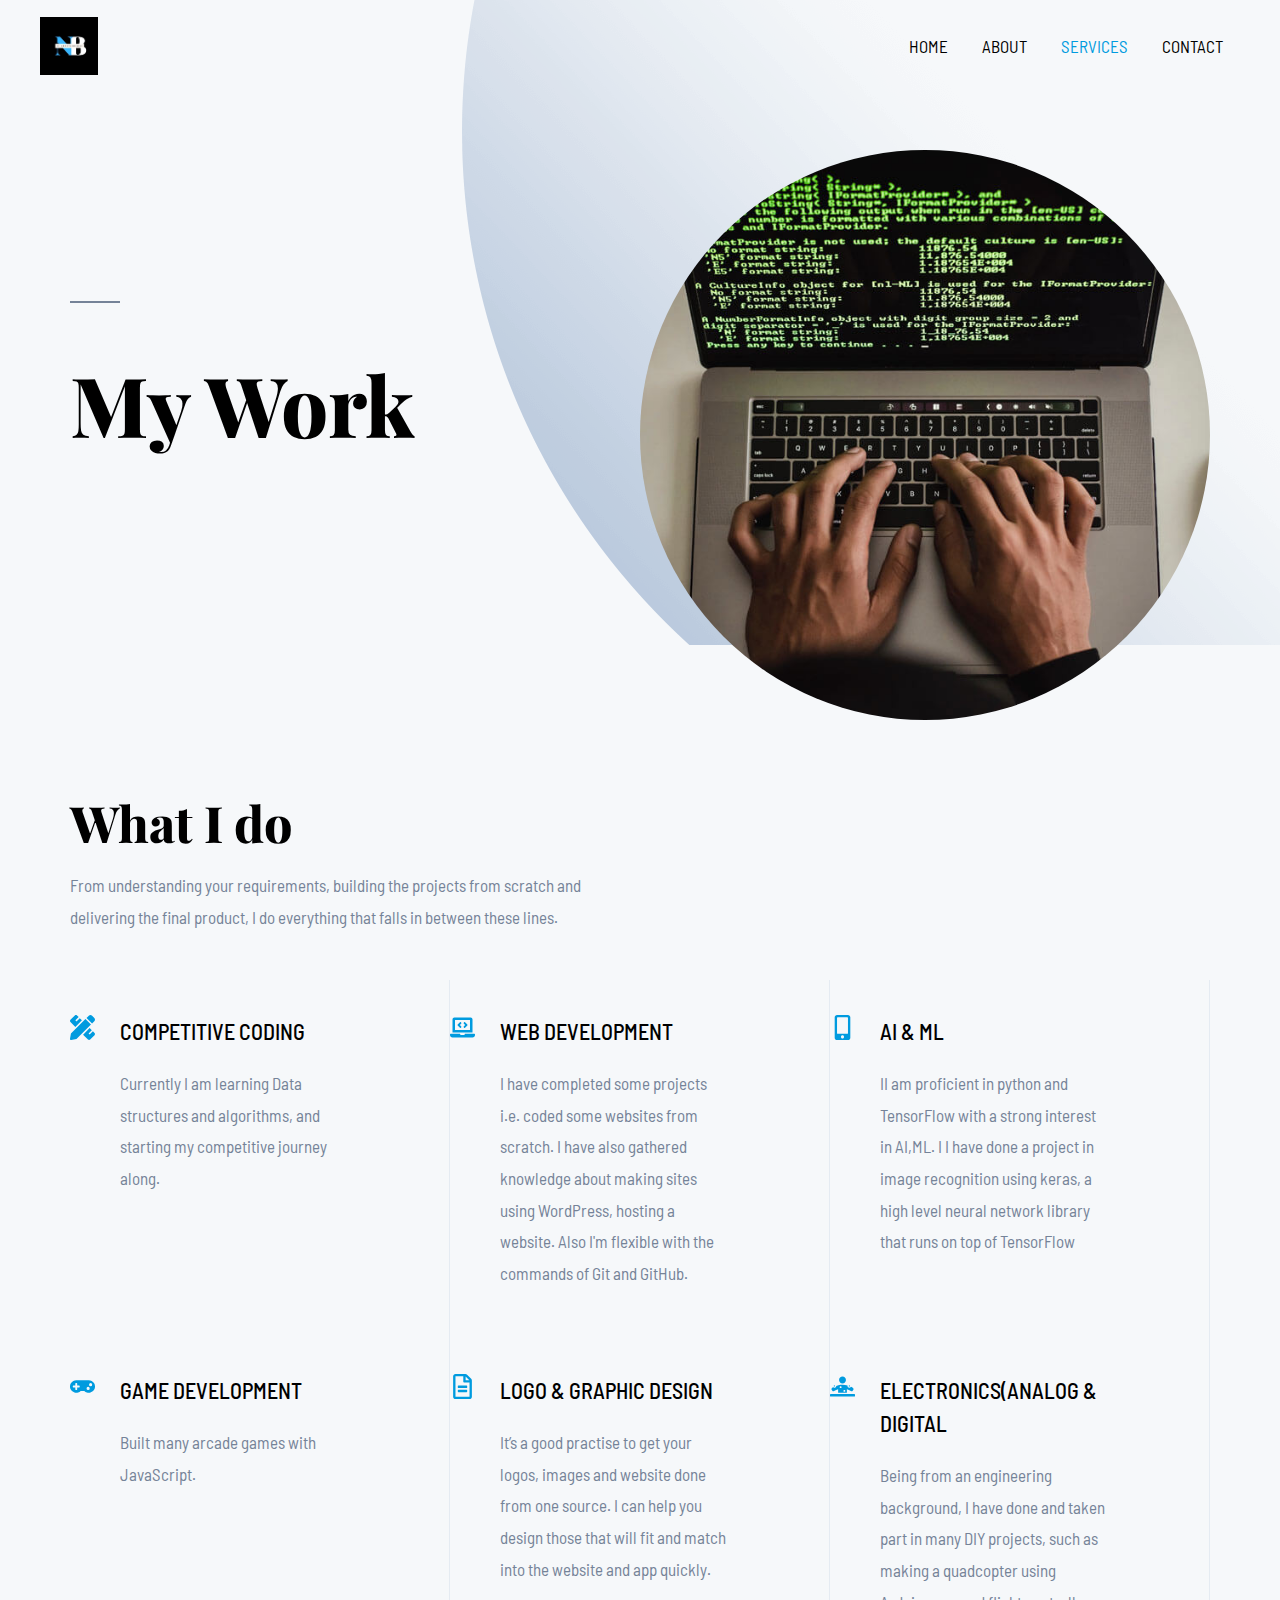
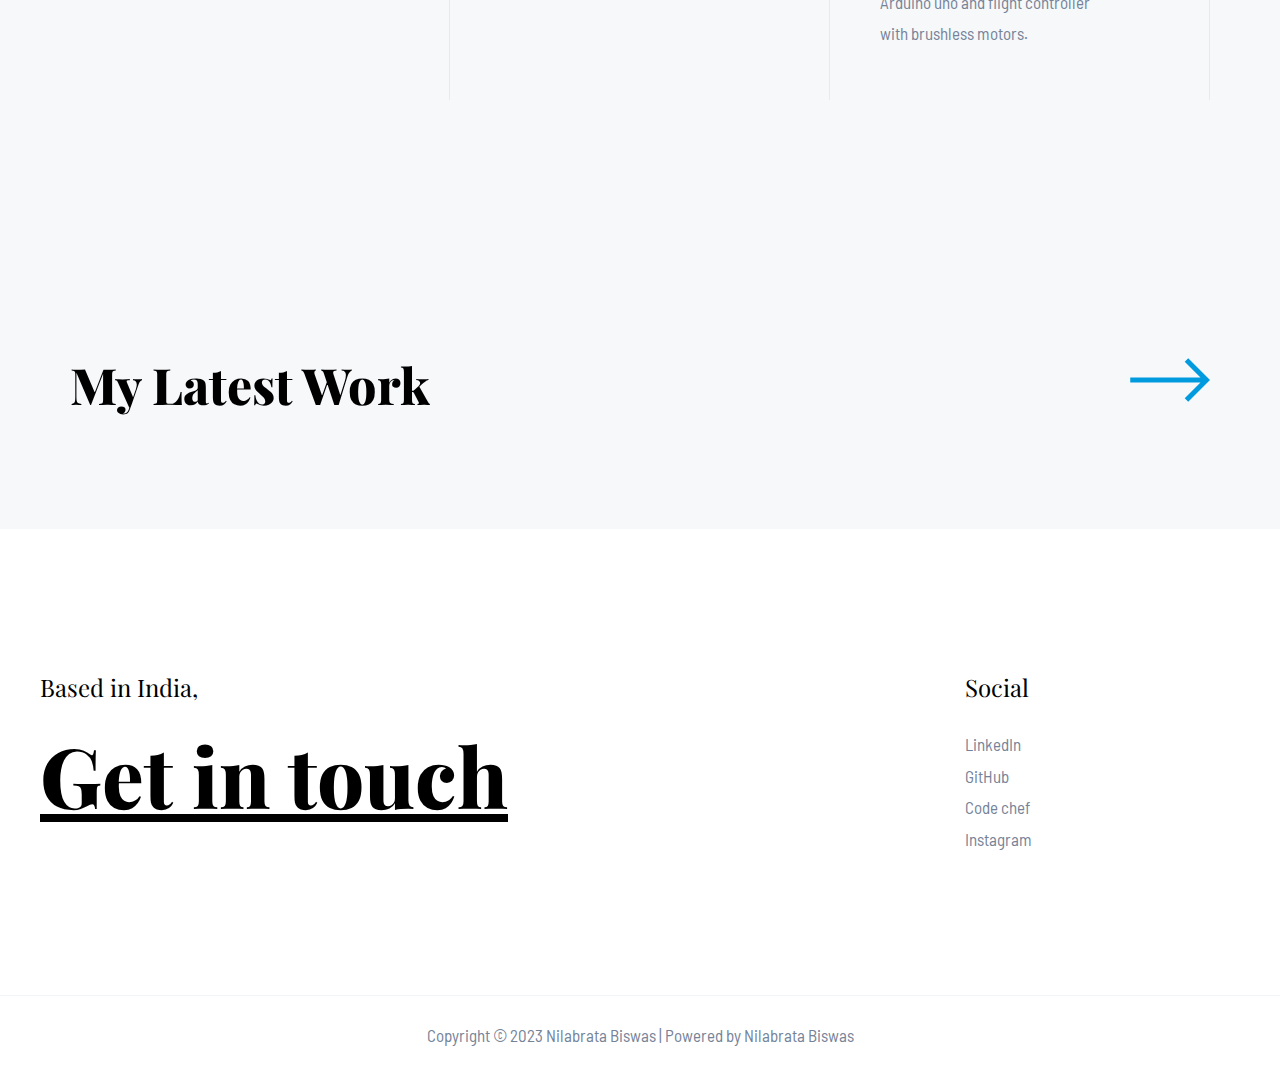
<file: services/index.html>
<!DOCTYPE html>
<html lang="en-US">
<head>
<meta charset="UTF-8">
<meta name="viewport" content="width=device-width, initial-scale=1">


<title>Services – Nilabrata Biswas</title>
<meta name="robots" content="max-image-preview:large">
<link rel="dns-prefetch" href="//fonts.googleapis.com">


<link rel="stylesheet" id="astra-theme-css-css" href="https://neel-biswas.github.io/MyPortfolio_2023/wp-content/themes/astra/assets/css/minified/main.min.css" media="all">
<style id="astra-theme-css-inline-css">
.ast-no-sidebar .entry-content .alignfull {margin-left: calc( -50vw + 50%);margin-right: calc( -50vw + 50%);max-width: 100vw;width: 100vw;}.ast-no-sidebar .entry-content .alignwide {margin-left: calc(-41vw + 50%);margin-right: calc(-41vw + 50%);max-width: unset;width: unset;}.ast-no-sidebar .entry-content .alignfull .alignfull,.ast-no-sidebar .entry-content .alignfull .alignwide,.ast-no-sidebar .entry-content .alignwide .alignfull,.ast-no-sidebar .entry-content .alignwide .alignwide,.ast-no-sidebar .entry-content .wp-block-column .alignfull,.ast-no-sidebar .entry-content .wp-block-column .alignwide{width: 100%;margin-left: auto;margin-right: auto;}.wp-block-gallery,.blocks-gallery-grid {margin: 0;}.wp-block-separator {max-width: 100px;}.wp-block-separator.is-style-wide,.wp-block-separator.is-style-dots {max-width: none;}.entry-content .has-2-columns .wp-block-column:first-child {padding-right: 10px;}.entry-content .has-2-columns .wp-block-column:last-child {padding-left: 10px;}@media (max-width: 782px) {.entry-content .wp-block-columns .wp-block-column {flex-basis: 100%;}.entry-content .has-2-columns .wp-block-column:first-child {padding-right: 0;}.entry-content .has-2-columns .wp-block-column:last-child {padding-left: 0;}}body .entry-content .wp-block-latest-posts {margin-left: 0;}body .entry-content .wp-block-latest-posts li {list-style: none;}.ast-no-sidebar .ast-container .entry-content .wp-block-latest-posts {margin-left: 0;}.ast-header-break-point .entry-content .alignwide {margin-left: auto;margin-right: auto;}.entry-content .blocks-gallery-item img {margin-bottom: auto;}.wp-block-pullquote {border-top: 4px solid #555d66;border-bottom: 4px solid #555d66;color: #40464d;}:root{--ast-container-default-xlg-padding:6.67em;--ast-container-default-lg-padding:5.67em;--ast-container-default-slg-padding:4.34em;--ast-container-default-md-padding:3.34em;--ast-container-default-sm-padding:6.67em;--ast-container-default-xs-padding:2.4em;--ast-container-default-xxs-padding:1.4em;--ast-code-block-background:#EEEEEE;--ast-comment-inputs-background:#FAFAFA;}html{font-size:106.25%;}a,.page-title{color:var(--ast-global-color-2);}a:hover,a:focus{color:var(--ast-global-color-1);}body,button,input,select,textarea,.ast-button,.ast-custom-button{font-family:'Barlow Semi Condensed',sans-serif;font-weight:400;font-size:17px;font-size:1rem;}blockquote{color:var(--ast-global-color-3);}h1,.entry-content h1,h2,.entry-content h2,h3,.entry-content h3,h4,.entry-content h4,h5,.entry-content h5,h6,.entry-content h6,.site-title,.site-title a{font-family:'Barlow Semi Condensed',sans-serif;font-weight:500;}.site-title{font-size:35px;font-size:2.0588235294118rem;display:none;}header .custom-logo-link img{max-width:58px;}.astra-logo-svg{width:58px;}.site-header .site-description{font-size:15px;font-size:0.88235294117647rem;display:none;}.entry-title{font-size:30px;font-size:1.7647058823529rem;}h1,.entry-content h1{font-size:83px;font-size:4.8823529411765rem;font-weight:800;font-family:'Playfair Display',serif;line-height:1.1em;}h2,.entry-content h2{font-size:50px;font-size:2.9411764705882rem;font-weight:800;font-family:'Playfair Display',serif;line-height:1.1em;}h3,.entry-content h3{font-size:35px;font-size:2.0588235294118rem;font-weight:800;font-family:'Playfair Display',serif;line-height:1.2em;}h4,.entry-content h4{font-size:22px;font-size:1.2941176470588rem;font-family:'Barlow Semi Condensed',sans-serif;}h5,.entry-content h5{font-size:20px;font-size:1.1764705882353rem;font-family:'Barlow Semi Condensed',sans-serif;}h6,.entry-content h6{font-size:17px;font-size:1rem;font-family:'Barlow Semi Condensed',sans-serif;}::selection{background-color:var(--ast-global-color-0);color:#ffffff;}body,h1,.entry-title a,.entry-content h1,h2,.entry-content h2,h3,.entry-content h3,h4,.entry-content h4,h5,.entry-content h5,h6,.entry-content h6{color:var(--ast-global-color-3);}.tagcloud a:hover,.tagcloud a:focus,.tagcloud a.current-item{color:#ffffff;border-color:var(--ast-global-color-2);background-color:var(--ast-global-color-2);}input:focus,input[type="text"]:focus,input[type="email"]:focus,input[type="url"]:focus,input[type="password"]:focus,input[type="reset"]:focus,input[type="search"]:focus,textarea:focus{border-color:var(--ast-global-color-2);}input[type="radio"]:checked,input[type=reset],input[type="checkbox"]:checked,input[type="checkbox"]:hover:checked,input[type="checkbox"]:focus:checked,input[type=range]::-webkit-slider-thumb{border-color:var(--ast-global-color-2);background-color:var(--ast-global-color-2);box-shadow:none;}.site-footer a:hover + .post-count,.site-footer a:focus + .post-count{background:var(--ast-global-color-2);border-color:var(--ast-global-color-2);}.single .nav-links .nav-previous,.single .nav-links .nav-next{color:var(--ast-global-color-2);}.entry-meta,.entry-meta *{line-height:1.45;color:var(--ast-global-color-2);}.entry-meta a:hover,.entry-meta a:hover *,.entry-meta a:focus,.entry-meta a:focus *,.page-links > .page-link,.page-links .page-link:hover,.post-navigation a:hover{color:var(--ast-global-color-1);}#cat option,.secondary .calendar_wrap thead a,.secondary .calendar_wrap thead a:visited{color:var(--ast-global-color-2);}.secondary .calendar_wrap #today,.ast-progress-val span{background:var(--ast-global-color-2);}.secondary a:hover + .post-count,.secondary a:focus + .post-count{background:var(--ast-global-color-2);border-color:var(--ast-global-color-2);}.calendar_wrap #today > a{color:#ffffff;}.page-links .page-link,.single .post-navigation a{color:var(--ast-global-color-2);}.widget-title{font-size:24px;font-size:1.4117647058824rem;color:var(--ast-global-color-3);}a:focus-visible,.ast-menu-toggle:focus-visible,.site .skip-link:focus-visible,.wp-block-loginout input:focus-visible,.wp-block-search.wp-block-search__button-inside .wp-block-search__inside-wrapper,.ast-header-navigation-arrow:focus-visible{outline-style:dotted;outline-color:inherit;outline-width:thin;border-color:transparent;}input:focus,input[type="text"]:focus,input[type="email"]:focus,input[type="url"]:focus,input[type="password"]:focus,input[type="reset"]:focus,input[type="search"]:focus,textarea:focus,.wp-block-search__input:focus,[data-section="section-header-mobile-trigger"] .ast-button-wrap .ast-mobile-menu-trigger-minimal:focus,.ast-mobile-popup-drawer.active .menu-toggle-close:focus,.woocommerce-ordering select.orderby:focus,#ast-scroll-top:focus,.woocommerce a.add_to_cart_button:focus,.woocommerce .button.single_add_to_cart_button:focus{border-style:dotted;border-color:inherit;border-width:thin;outline-color:transparent;}.site-logo-img img{ transition:all 0.2s linear;}.ast-page-builder-template .hentry {margin: 0;}.ast-page-builder-template .site-content > .ast-container {max-width: 100%;padding: 0;}.ast-page-builder-template .site-content #primary {padding: 0;margin: 0;}.ast-page-builder-template .no-results {text-align: center;margin: 4em auto;}.ast-page-builder-template .ast-pagination {padding: 2em;}.ast-page-builder-template .entry-header.ast-no-title.ast-no-thumbnail {margin-top: 0;}.ast-page-builder-template .entry-header.ast-header-without-markup {margin-top: 0;margin-bottom: 0;}.ast-page-builder-template .entry-header.ast-no-title.ast-no-meta {margin-bottom: 0;}.ast-page-builder-template.single .post-navigation {padding-bottom: 2em;}.ast-page-builder-template.single-post .site-content > .ast-container {max-width: 100%;}.ast-page-builder-template .entry-header {margin-top: 4em;margin-left: auto;margin-right: auto;padding-left: 20px;padding-right: 20px;}.single.ast-page-builder-template .entry-header {padding-left: 20px;padding-right: 20px;}.ast-page-builder-template .ast-archive-description {margin: 4em auto 0;padding-left: 20px;padding-right: 20px;}.ast-page-builder-template.ast-no-sidebar .entry-content .alignwide {margin-left: 0;margin-right: 0;}@media (max-width:921px){#ast-desktop-header{display:none;}}@media (min-width:921px){#ast-mobile-header{display:none;}}.wp-block-buttons.aligncenter{justify-content:center;}@media (max-width:921px){.ast-theme-transparent-header #primary,.ast-theme-transparent-header #secondary{padding:0;}}@media (max-width:921px){.ast-plain-container.ast-no-sidebar #primary{padding:0;}}.ast-plain-container.ast-no-sidebar #primary{margin-top:0;margin-bottom:0;}@media (min-width:1200px){.wp-block-group .has-background{padding:20px;}}@media (min-width:1200px){.ast-no-sidebar.ast-separate-container .entry-content .wp-block-group.alignwide,.ast-no-sidebar.ast-separate-container .entry-content .wp-block-cover.alignwide{margin-left:-20px;margin-right:-20px;padding-left:20px;padding-right:20px;}.ast-no-sidebar.ast-separate-container .entry-content .wp-block-cover.alignfull,.ast-no-sidebar.ast-separate-container .entry-content .wp-block-group.alignfull{margin-left:-6.67em;margin-right:-6.67em;padding-left:6.67em;padding-right:6.67em;}}@media (min-width:1200px){.wp-block-cover-image.alignwide .wp-block-cover__inner-container,.wp-block-cover.alignwide .wp-block-cover__inner-container,.wp-block-cover-image.alignfull .wp-block-cover__inner-container,.wp-block-cover.alignfull .wp-block-cover__inner-container{width:100%;}}.wp-block-columns{margin-bottom:unset;}.wp-block-image.size-full{margin:2rem 0;}.wp-block-separator.has-background{padding:0;}.wp-block-gallery{margin-bottom:1.6em;}.wp-block-group{padding-top:4em;padding-bottom:4em;}.wp-block-group__inner-container .wp-block-columns:last-child,.wp-block-group__inner-container :last-child,.wp-block-table table{margin-bottom:0;}.blocks-gallery-grid{width:100%;}.wp-block-navigation-link__content{padding:5px 0;}.wp-block-group .wp-block-group .has-text-align-center,.wp-block-group .wp-block-column .has-text-align-center{max-width:100%;}.has-text-align-center{margin:0 auto;}@media (min-width:1200px){.wp-block-cover__inner-container,.alignwide .wp-block-group__inner-container,.alignfull .wp-block-group__inner-container{max-width:1200px;margin:0 auto;}.wp-block-group.alignnone,.wp-block-group.aligncenter,.wp-block-group.alignleft,.wp-block-group.alignright,.wp-block-group.alignwide,.wp-block-columns.alignwide{margin:2rem 0 1rem 0;}}@media (max-width:1200px){.wp-block-group{padding:3em;}.wp-block-group .wp-block-group{padding:1.5em;}.wp-block-columns,.wp-block-column{margin:1rem 0;}}@media (min-width:921px){.wp-block-columns .wp-block-group{padding:2em;}}@media (max-width:544px){.wp-block-cover-image .wp-block-cover__inner-container,.wp-block-cover .wp-block-cover__inner-container{width:unset;}.wp-block-cover,.wp-block-cover-image{padding:2em 0;}.wp-block-group,.wp-block-cover{padding:2em;}.wp-block-media-text__media img,.wp-block-media-text__media video{width:unset;max-width:100%;}.wp-block-media-text.has-background .wp-block-media-text__content{padding:1em;}}.wp-block-image.aligncenter{margin-left:auto;margin-right:auto;}.wp-block-table.aligncenter{margin-left:auto;margin-right:auto;}@media (min-width:544px){.entry-content .wp-block-media-text.has-media-on-the-right .wp-block-media-text__content{padding:0 8% 0 0;}.entry-content .wp-block-media-text .wp-block-media-text__content{padding:0 0 0 8%;}.ast-plain-container .site-content .entry-content .has-custom-content-position.is-position-bottom-left > *,.ast-plain-container .site-content .entry-content .has-custom-content-position.is-position-bottom-right > *,.ast-plain-container .site-content .entry-content .has-custom-content-position.is-position-top-left > *,.ast-plain-container .site-content .entry-content .has-custom-content-position.is-position-top-right > *,.ast-plain-container .site-content .entry-content .has-custom-content-position.is-position-center-right > *,.ast-plain-container .site-content .entry-content .has-custom-content-position.is-position-center-left > *{margin:0;}}@media (max-width:544px){.entry-content .wp-block-media-text .wp-block-media-text__content{padding:8% 0;}.wp-block-media-text .wp-block-media-text__media img{width:auto;max-width:100%;}}.wp-block-button.is-style-outline .wp-block-button__link{border-color:rgba(0,0,0,0);border-top-width:1px;border-right-width:1px;border-bottom-width:1px;border-left-width:1px;}div.wp-block-button.is-style-outline > .wp-block-button__link:not(.has-text-color),div.wp-block-button.wp-block-button__link.is-style-outline:not(.has-text-color){color:rgba(0,0,0,0);}.wp-block-button.is-style-outline .wp-block-button__link:hover,div.wp-block-button.is-style-outline .wp-block-button__link:focus,div.wp-block-button.is-style-outline > .wp-block-button__link:not(.has-text-color):hover,div.wp-block-button.wp-block-button__link.is-style-outline:not(.has-text-color):hover{color:var(--ast-global-color-2);background-color:rgba(0,0,0,0);border-color:rgba(0,0,0,0);}.post-page-numbers.current .page-link,.ast-pagination .page-numbers.current{color:#ffffff;border-color:var(--ast-global-color-0);background-color:var(--ast-global-color-0);border-radius:2px;}@media (max-width:921px){.wp-block-button.is-style-outline .wp-block-button__link{padding-top:calc(15px - 1px);padding-right:calc(30px - 1px);padding-bottom:calc(15px - 1px);padding-left:calc(30px - 1px);}}@media (max-width:544px){.wp-block-button.is-style-outline .wp-block-button__link{padding-top:calc(15px - 1px);padding-right:calc(30px - 1px);padding-bottom:calc(15px - 1px);padding-left:calc(30px - 1px);}}@media (min-width:544px){.entry-content > .alignleft{margin-right:20px;}.entry-content > .alignright{margin-left:20px;}.wp-block-group.has-background{padding:20px;}}@media (max-width:921px){.ast-separate-container #primary,.ast-separate-container #secondary{padding:1.5em 0;}#primary,#secondary{padding:1.5em 0;margin:0;}.ast-left-sidebar #content > .ast-container{display:flex;flex-direction:column-reverse;width:100%;}.ast-separate-container .ast-article-post,.ast-separate-container .ast-article-single{padding:1.5em 2.14em;}.ast-author-box img.avatar{margin:20px 0 0 0;}}@media (min-width:922px){.ast-separate-container.ast-right-sidebar #primary,.ast-separate-container.ast-left-sidebar #primary{border:0;}.search-no-results.ast-separate-container #primary{margin-bottom:4em;}}.elementor-button-wrapper .elementor-button{border-style:solid;text-decoration:none;border-top-width:1px;border-right-width:1px;border-left-width:1px;border-bottom-width:1px;}body .elementor-button.elementor-size-sm,body .elementor-button.elementor-size-xs,body .elementor-button.elementor-size-md,body .elementor-button.elementor-size-lg,body .elementor-button.elementor-size-xl,body .elementor-button{border-top-left-radius:3px;border-top-right-radius:3px;border-bottom-right-radius:3px;border-bottom-left-radius:3px;padding-top:10px;padding-right:20px;padding-bottom:10px;padding-left:20px;}.elementor-button-wrapper .elementor-button{border-color:rgba(0,0,0,0);background-color:transparent;}.elementor-button-wrapper .elementor-button:hover,.elementor-button-wrapper .elementor-button:focus{color:var(--ast-global-color-2);background-color:rgba(0,0,0,0);border-color:rgba(0,0,0,0);}.wp-block-button .wp-block-button__link ,.elementor-button-wrapper .elementor-button,.elementor-button-wrapper .elementor-button:visited{color:#ffffff;}.elementor-button-wrapper .elementor-button{font-size:16px;font-size:0.94117647058824rem;line-height:1em;text-transform:uppercase;letter-spacing:2px;}body .elementor-button.elementor-size-sm,body .elementor-button.elementor-size-xs,body .elementor-button.elementor-size-md,body .elementor-button.elementor-size-lg,body .elementor-button.elementor-size-xl,body .elementor-button{font-size:16px;font-size:0.94117647058824rem;}.wp-block-button .wp-block-button__link:hover,.wp-block-button .wp-block-button__link:focus{color:var(--ast-global-color-2);background-color:rgba(0,0,0,0);border-color:rgba(0,0,0,0);}.elementor-widget-heading h1.elementor-heading-title{line-height:1.1em;}.elementor-widget-heading h2.elementor-heading-title{line-height:1.1em;}.elementor-widget-heading h3.elementor-heading-title{line-height:1.2em;}.wp-block-button .wp-block-button__link{border:none;background-color:transparent;color:#ffffff;font-family:inherit;font-weight:inherit;line-height:1em;text-transform:uppercase;letter-spacing:2px;font-size:16px;font-size:0.94117647058824rem;padding:15px 30px;border-top-left-radius:3px;border-top-right-radius:3px;border-bottom-right-radius:3px;border-bottom-left-radius:3px;}.wp-block-button.is-style-outline .wp-block-button__link{border-style:solid;border-top-width:1px;border-right-width:1px;border-left-width:1px;border-bottom-width:1px;border-color:rgba(0,0,0,0);padding-top:calc(15px - 1px);padding-right:calc(30px - 1px);padding-bottom:calc(15px - 1px);padding-left:calc(30px - 1px);}@media (max-width:921px){.wp-block-button .wp-block-button__link{border:none;padding:15px 30px;}.wp-block-button.is-style-outline .wp-block-button__link{padding-top:calc(15px - 1px);padding-right:calc(30px - 1px);padding-bottom:calc(15px - 1px);padding-left:calc(30px - 1px);}}@media (max-width:544px){.wp-block-button .wp-block-button__link{border:none;padding:15px 30px;}.wp-block-button.is-style-outline .wp-block-button__link{padding-top:calc(15px - 1px);padding-right:calc(30px - 1px);padding-bottom:calc(15px - 1px);padding-left:calc(30px - 1px);}}.menu-toggle,button,.ast-button,.ast-custom-button,.button,input#submit,input[type="button"],input[type="submit"],input[type="reset"]{border-style:solid;border-top-width:1px;border-right-width:1px;border-left-width:1px;border-bottom-width:1px;color:#ffffff;border-color:rgba(0,0,0,0);background-color:transparent;padding-top:10px;padding-right:20px;padding-bottom:10px;padding-left:20px;font-family:inherit;font-weight:inherit;font-size:16px;font-size:0.94117647058824rem;line-height:1em;text-transform:uppercase;letter-spacing:2px;border-top-left-radius:3px;border-top-right-radius:3px;border-bottom-right-radius:3px;border-bottom-left-radius:3px;}button:focus,.menu-toggle:hover,button:hover,.ast-button:hover,.ast-custom-button:hover .button:hover,.ast-custom-button:hover ,input[type=reset]:hover,input[type=reset]:focus,input#submit:hover,input#submit:focus,input[type="button"]:hover,input[type="button"]:focus,input[type="submit"]:hover,input[type="submit"]:focus{color:var(--ast-global-color-2);background-color:rgba(0,0,0,0);border-color:rgba(0,0,0,0);}@media (max-width:921px){.ast-mobile-header-stack .main-header-bar .ast-search-menu-icon{display:inline-block;}.ast-header-break-point.ast-header-custom-item-outside .ast-mobile-header-stack .main-header-bar .ast-search-icon{margin:0;}.ast-comment-avatar-wrap img{max-width:2.5em;}.ast-separate-container .ast-comment-list li.depth-1{padding:1.5em 2.14em;}.ast-separate-container .comment-respond{padding:2em 2.14em;}.ast-comment-meta{padding:0 1.8888em 1.3333em;}}@media (min-width:544px){.ast-container{max-width:100%;}}@media (max-width:544px){.ast-separate-container .ast-article-post,.ast-separate-container .ast-article-single,.ast-separate-container .comments-title,.ast-separate-container .ast-archive-description{padding:1.5em 1em;}.ast-separate-container #content .ast-container{padding-left:0.54em;padding-right:0.54em;}.ast-separate-container .ast-comment-list li.depth-1{padding:1.5em 1em;margin-bottom:1.5em;}.ast-separate-container .ast-comment-list .bypostauthor{padding:.5em;}.ast-search-menu-icon.ast-dropdown-active .search-field{width:170px;}}body,.ast-separate-container{background-color:var(--ast-global-color-4);;background-image:none;;}.ast-no-sidebar.ast-separate-container .entry-content .alignfull {margin-left: -6.67em;margin-right: -6.67em;width: auto;}@media (max-width: 1200px) {.ast-no-sidebar.ast-separate-container .entry-content .alignfull {margin-left: -2.4em;margin-right: -2.4em;}}@media (max-width: 768px) {.ast-no-sidebar.ast-separate-container .entry-content .alignfull {margin-left: -2.14em;margin-right: -2.14em;}}@media (max-width: 544px) {.ast-no-sidebar.ast-separate-container .entry-content .alignfull {margin-left: -1em;margin-right: -1em;}}.ast-no-sidebar.ast-separate-container .entry-content .alignwide {margin-left: -20px;margin-right: -20px;}.ast-no-sidebar.ast-separate-container .entry-content .wp-block-column .alignfull,.ast-no-sidebar.ast-separate-container .entry-content .wp-block-column .alignwide {margin-left: auto;margin-right: auto;width: 100%;}@media (max-width:921px){.site-title{display:none;}.site-header .site-description{display:none;}.entry-title{font-size:30px;}h1,.entry-content h1{font-size:60px;}h2,.entry-content h2{font-size:43px;}h3,.entry-content h3{font-size:30px;}}@media (max-width:544px){.site-title{display:none;}.site-header .site-description{display:none;}.entry-title{font-size:30px;}h1,.entry-content h1{font-size:45px;}h2,.entry-content h2{font-size:35px;}h3,.entry-content h3{font-size:20px;}}@media (max-width:921px){html{font-size:96.9%;}}@media (max-width:544px){html{font-size:96.9%;}}@media (min-width:922px){.ast-container{max-width:1240px;}}@media (min-width:922px){.site-content .ast-container{display:flex;}}@media (max-width:921px){.site-content .ast-container{flex-direction:column;}}@media (min-width:922px){.main-header-menu .sub-menu .menu-item.ast-left-align-sub-menu:hover > .sub-menu,.main-header-menu .sub-menu .menu-item.ast-left-align-sub-menu.focus > .sub-menu{margin-left:-0px;}}.ast-theme-transparent-header [data-section="section-header-mobile-trigger"] .ast-button-wrap .mobile-menu-toggle-icon .ast-mobile-svg{fill:var(--ast-global-color-2);}.ast-theme-transparent-header [data-section="section-header-mobile-trigger"] .ast-button-wrap .mobile-menu-wrap .mobile-menu{color:var(--ast-global-color-2);}.ast-theme-transparent-header [data-section="section-header-mobile-trigger"] .ast-button-wrap .ast-mobile-menu-trigger-outline{background:transparent;color:var(--ast-global-color-2);}blockquote {padding: 1.2em;}:root .has-ast-global-color-0-color{color:var(--ast-global-color-0);}:root .has-ast-global-color-0-background-color{background-color:var(--ast-global-color-0);}:root .wp-block-button .has-ast-global-color-0-color{color:var(--ast-global-color-0);}:root .wp-block-button .has-ast-global-color-0-background-color{background-color:var(--ast-global-color-0);}:root .has-ast-global-color-1-color{color:var(--ast-global-color-1);}:root .has-ast-global-color-1-background-color{background-color:var(--ast-global-color-1);}:root .wp-block-button .has-ast-global-color-1-color{color:var(--ast-global-color-1);}:root .wp-block-button .has-ast-global-color-1-background-color{background-color:var(--ast-global-color-1);}:root .has-ast-global-color-2-color{color:var(--ast-global-color-2);}:root .has-ast-global-color-2-background-color{background-color:var(--ast-global-color-2);}:root .wp-block-button .has-ast-global-color-2-color{color:var(--ast-global-color-2);}:root .wp-block-button .has-ast-global-color-2-background-color{background-color:var(--ast-global-color-2);}:root .has-ast-global-color-3-color{color:var(--ast-global-color-3);}:root .has-ast-global-color-3-background-color{background-color:var(--ast-global-color-3);}:root .wp-block-button .has-ast-global-color-3-color{color:var(--ast-global-color-3);}:root .wp-block-button .has-ast-global-color-3-background-color{background-color:var(--ast-global-color-3);}:root .has-ast-global-color-4-color{color:var(--ast-global-color-4);}:root .has-ast-global-color-4-background-color{background-color:var(--ast-global-color-4);}:root .wp-block-button .has-ast-global-color-4-color{color:var(--ast-global-color-4);}:root .wp-block-button .has-ast-global-color-4-background-color{background-color:var(--ast-global-color-4);}:root .has-ast-global-color-5-color{color:var(--ast-global-color-5);}:root .has-ast-global-color-5-background-color{background-color:var(--ast-global-color-5);}:root .wp-block-button .has-ast-global-color-5-color{color:var(--ast-global-color-5);}:root .wp-block-button .has-ast-global-color-5-background-color{background-color:var(--ast-global-color-5);}:root .has-ast-global-color-6-color{color:var(--ast-global-color-6);}:root .has-ast-global-color-6-background-color{background-color:var(--ast-global-color-6);}:root .wp-block-button .has-ast-global-color-6-color{color:var(--ast-global-color-6);}:root .wp-block-button .has-ast-global-color-6-background-color{background-color:var(--ast-global-color-6);}:root .has-ast-global-color-7-color{color:var(--ast-global-color-7);}:root .has-ast-global-color-7-background-color{background-color:var(--ast-global-color-7);}:root .wp-block-button .has-ast-global-color-7-color{color:var(--ast-global-color-7);}:root .wp-block-button .has-ast-global-color-7-background-color{background-color:var(--ast-global-color-7);}:root .has-ast-global-color-8-color{color:var(--ast-global-color-8);}:root .has-ast-global-color-8-background-color{background-color:var(--ast-global-color-8);}:root .wp-block-button .has-ast-global-color-8-color{color:var(--ast-global-color-8);}:root .wp-block-button .has-ast-global-color-8-background-color{background-color:var(--ast-global-color-8);}:root{--ast-global-color-0:#009bdf;--ast-global-color-1:#009bdf;--ast-global-color-2:#000000;--ast-global-color-3:#758398;--ast-global-color-4:#f6f8fa;--ast-global-color-5:#ffffff;--ast-global-color-6:#243673;--ast-global-color-7:#FBFCFF;--ast-global-color-8:#BFD1FF;}:root {--ast-border-color : #dddddd;}.ast-single-entry-banner {-js-display: flex;display: flex;flex-direction: column;justify-content: center;text-align: center;position: relative;background: #eeeeee;}.ast-single-entry-banner[data-banner-layout="layout-1"] {max-width: 1200px;background: inherit;padding: 20px 0;}.ast-single-entry-banner[data-banner-width-type="custom"] {margin: 0 auto;width: 100%;}.ast-single-entry-banner + .site-content .entry-header {margin-bottom: 0;}header.entry-header .entry-title{font-size:30px;font-size:1.7647058823529rem;}header.entry-header > *:not(:last-child){margin-bottom:10px;}.ast-archive-entry-banner {-js-display: flex;display: flex;flex-direction: column;justify-content: center;text-align: center;position: relative;background: #eeeeee;}.ast-archive-entry-banner[data-banner-width-type="custom"] {margin: 0 auto;width: 100%;}.ast-archive-entry-banner[data-banner-layout="layout-1"] {background: inherit;padding: 20px 0;text-align: left;}body.archive .ast-archive-description{max-width:1200px;width:100%;text-align:left;padding-top:3em;padding-right:3em;padding-bottom:3em;padding-left:3em;}body.archive .ast-archive-description .ast-archive-title,body.archive .ast-archive-description .ast-archive-title *{font-size:40px;font-size:2.3529411764706rem;}body.archive .ast-archive-description > *:not(:last-child){margin-bottom:10px;}@media (max-width:921px){body.archive .ast-archive-description{text-align:left;}}@media (max-width:544px){body.archive .ast-archive-description{text-align:left;}}.ast-theme-transparent-header #masthead .site-logo-img .transparent-custom-logo .astra-logo-svg{width:150px;}.ast-theme-transparent-header #masthead .site-logo-img .transparent-custom-logo img{ max-width:150px;}@media (max-width:921px){.ast-theme-transparent-header #masthead .site-logo-img .transparent-custom-logo .astra-logo-svg{width:120px;}.ast-theme-transparent-header #masthead .site-logo-img .transparent-custom-logo img{ max-width:120px;}}@media (max-width:543px){.ast-theme-transparent-header #masthead .site-logo-img .transparent-custom-logo .astra-logo-svg{width:100px;}.ast-theme-transparent-header #masthead .site-logo-img .transparent-custom-logo img{ max-width:100px;}}@media (min-width:921px){.ast-theme-transparent-header #masthead{position:absolute;left:0;right:0;}.ast-theme-transparent-header .main-header-bar,.ast-theme-transparent-header.ast-header-break-point .main-header-bar{background:none;}body.elementor-editor-active.ast-theme-transparent-header #masthead,.fl-builder-edit .ast-theme-transparent-header #masthead,body.vc_editor.ast-theme-transparent-header #masthead,body.brz-ed.ast-theme-transparent-header #masthead{z-index:0;}.ast-header-break-point.ast-replace-site-logo-transparent.ast-theme-transparent-header .custom-mobile-logo-link{display:none;}.ast-header-break-point.ast-replace-site-logo-transparent.ast-theme-transparent-header .transparent-custom-logo{display:inline-block;}.ast-theme-transparent-header .ast-above-header,.ast-theme-transparent-header .ast-above-header.ast-above-header-bar{background-image:none;background-color:transparent;}.ast-theme-transparent-header .ast-below-header{background-image:none;background-color:transparent;}}.ast-theme-transparent-header .ast-builder-menu .main-header-menu,.ast-theme-transparent-header .ast-builder-menu .main-header-menu .menu-link,.ast-theme-transparent-header [CLASS*="ast-builder-menu-"] .main-header-menu .menu-item > .menu-link,.ast-theme-transparent-header .ast-masthead-custom-menu-items,.ast-theme-transparent-header .ast-masthead-custom-menu-items a,.ast-theme-transparent-header .ast-builder-menu .main-header-menu .menu-item > .ast-menu-toggle,.ast-theme-transparent-header .ast-builder-menu .main-header-menu .menu-item > .ast-menu-toggle,.ast-theme-transparent-header .ast-above-header-navigation a,.ast-header-break-point.ast-theme-transparent-header .ast-above-header-navigation a,.ast-header-break-point.ast-theme-transparent-header .ast-above-header-navigation > ul.ast-above-header-menu > .menu-item-has-children:not(.current-menu-item) > .ast-menu-toggle,.ast-theme-transparent-header .ast-below-header-menu,.ast-theme-transparent-header .ast-below-header-menu a,.ast-header-break-point.ast-theme-transparent-header .ast-below-header-menu a,.ast-header-break-point.ast-theme-transparent-header .ast-below-header-menu,.ast-theme-transparent-header .main-header-menu .menu-link{color:var(--ast-global-color-2);}.ast-theme-transparent-header .ast-builder-menu .main-header-menu .menu-item:hover > .menu-link,.ast-theme-transparent-header .ast-builder-menu .main-header-menu .menu-item:hover > .ast-menu-toggle,.ast-theme-transparent-header .ast-builder-menu .main-header-menu .ast-masthead-custom-menu-items a:hover,.ast-theme-transparent-header .ast-builder-menu .main-header-menu .focus > .menu-link,.ast-theme-transparent-header .ast-builder-menu .main-header-menu .focus > .ast-menu-toggle,.ast-theme-transparent-header .ast-builder-menu .main-header-menu .current-menu-item > .menu-link,.ast-theme-transparent-header .ast-builder-menu .main-header-menu .current-menu-ancestor > .menu-link,.ast-theme-transparent-header .ast-builder-menu .main-header-menu .current-menu-item > .ast-menu-toggle,.ast-theme-transparent-header .ast-builder-menu .main-header-menu .current-menu-ancestor > .ast-menu-toggle,.ast-theme-transparent-header [CLASS*="ast-builder-menu-"] .main-header-menu .current-menu-item > .menu-link,.ast-theme-transparent-header [CLASS*="ast-builder-menu-"] .main-header-menu .current-menu-ancestor > .menu-link,.ast-theme-transparent-header [CLASS*="ast-builder-menu-"] .main-header-menu .current-menu-item > .ast-menu-toggle,.ast-theme-transparent-header [CLASS*="ast-builder-menu-"] .main-header-menu .current-menu-ancestor > .ast-menu-toggle,.ast-theme-transparent-header .main-header-menu .menu-item:hover > .menu-link,.ast-theme-transparent-header .main-header-menu .current-menu-item > .menu-link,.ast-theme-transparent-header .main-header-menu .current-menu-ancestor > .menu-link{color:var(--ast-global-color-0);}@media (max-width:921px){.ast-theme-transparent-header #masthead{position:absolute;left:0;right:0;}.ast-theme-transparent-header .main-header-bar,.ast-theme-transparent-header.ast-header-break-point .main-header-bar{background:none;}body.elementor-editor-active.ast-theme-transparent-header #masthead,.fl-builder-edit .ast-theme-transparent-header #masthead,body.vc_editor.ast-theme-transparent-header #masthead,body.brz-ed.ast-theme-transparent-header #masthead{z-index:0;}.ast-header-break-point.ast-replace-site-logo-transparent.ast-theme-transparent-header .custom-mobile-logo-link{display:none;}.ast-header-break-point.ast-replace-site-logo-transparent.ast-theme-transparent-header .transparent-custom-logo{display:inline-block;}.ast-theme-transparent-header .ast-above-header,.ast-theme-transparent-header .ast-above-header.ast-above-header-bar{background-image:none;background-color:transparent;}.ast-theme-transparent-header .ast-below-header{background-image:none;background-color:transparent;}}.ast-theme-transparent-header #ast-desktop-header > [CLASS*="-header-wrap"]:nth-last-child(2) > [CLASS*="-header-bar"],.ast-theme-transparent-header.ast-header-break-point #ast-mobile-header > [CLASS*="-header-wrap"]:nth-last-child(2) > [CLASS*="-header-bar"]{border-bottom-style:none;}.ast-breadcrumbs .trail-browse,.ast-breadcrumbs .trail-items,.ast-breadcrumbs .trail-items li{display:inline-block;margin:0;padding:0;border:none;background:inherit;text-indent:0;}.ast-breadcrumbs .trail-browse{font-size:inherit;font-style:inherit;font-weight:inherit;color:inherit;}.ast-breadcrumbs .trail-items{list-style:none;}.trail-items li::after{padding:0 0.3em;content:"\00bb";}.trail-items li:last-of-type::after{display:none;}h1,.entry-content h1,h2,.entry-content h2,h3,.entry-content h3,h4,.entry-content h4,h5,.entry-content h5,h6,.entry-content h6{color:var(--ast-global-color-2);}@media (max-width:921px){.ast-builder-grid-row-container.ast-builder-grid-row-tablet-3-firstrow .ast-builder-grid-row > *:first-child,.ast-builder-grid-row-container.ast-builder-grid-row-tablet-3-lastrow .ast-builder-grid-row > *:last-child{grid-column:1 / -1;}}@media (max-width:544px){.ast-builder-grid-row-container.ast-builder-grid-row-mobile-3-firstrow .ast-builder-grid-row > *:first-child,.ast-builder-grid-row-container.ast-builder-grid-row-mobile-3-lastrow .ast-builder-grid-row > *:last-child{grid-column:1 / -1;}}.ast-builder-layout-element[data-section="title_tagline"]{display:flex;}@media (max-width:921px){.ast-header-break-point .ast-builder-layout-element[data-section="title_tagline"]{display:flex;}}@media (max-width:544px){.ast-header-break-point .ast-builder-layout-element[data-section="title_tagline"]{display:flex;}}.ast-builder-menu-1{font-family:inherit;font-weight:inherit;text-transform:uppercase;}.ast-builder-menu-1 .sub-menu,.ast-builder-menu-1 .inline-on-mobile .sub-menu{border-top-width:2px;border-bottom-width:0px;border-right-width:0px;border-left-width:0px;border-color:var(--ast-global-color-0);border-style:solid;}.ast-builder-menu-1 .main-header-menu > .menu-item > .sub-menu,.ast-builder-menu-1 .main-header-menu > .menu-item > .astra-full-megamenu-wrapper{margin-top:0px;}.ast-desktop .ast-builder-menu-1 .main-header-menu > .menu-item > .sub-menu:before,.ast-desktop .ast-builder-menu-1 .main-header-menu > .menu-item > .astra-full-megamenu-wrapper:before{height:calc( 0px + 5px );}.ast-desktop .ast-builder-menu-1 .menu-item .sub-menu .menu-link{border-style:none;}@media (max-width:921px){.ast-header-break-point .ast-builder-menu-1 .menu-item.menu-item-has-children > .ast-menu-toggle{top:0;}.ast-builder-menu-1 .menu-item-has-children > .menu-link:after{content:unset;}.ast-builder-menu-1 .main-header-menu > .menu-item > .sub-menu,.ast-builder-menu-1 .main-header-menu > .menu-item > .astra-full-megamenu-wrapper{margin-top:0;}}@media (max-width:544px){.ast-header-break-point .ast-builder-menu-1 .menu-item.menu-item-has-children > .ast-menu-toggle{top:0;}.ast-builder-menu-1 .main-header-menu > .menu-item > .sub-menu,.ast-builder-menu-1 .main-header-menu > .menu-item > .astra-full-megamenu-wrapper{margin-top:0;}}.ast-builder-menu-1{display:flex;}@media (max-width:921px){.ast-header-break-point .ast-builder-menu-1{display:flex;}}@media (max-width:544px){.ast-header-break-point .ast-builder-menu-1{display:flex;}}.ast-desktop .ast-menu-hover-style-underline > .menu-item > .menu-link:before,.ast-desktop .ast-menu-hover-style-overline > .menu-item > .menu-link:before {content: "";position: absolute;width: 100%;right: 50%;height: 1px;background-color: transparent;transform: scale(0,0) translate(-50%,0);transition: transform .3s ease-in-out,color .0s ease-in-out;}.ast-desktop .ast-menu-hover-style-underline > .menu-item:hover > .menu-link:before,.ast-desktop .ast-menu-hover-style-overline > .menu-item:hover > .menu-link:before {width: calc(100% - 1.2em);background-color: currentColor;transform: scale(1,1) translate(50%,0);}.ast-desktop .ast-menu-hover-style-underline > .menu-item > .menu-link:before {bottom: 0;}.ast-desktop .ast-menu-hover-style-overline > .menu-item > .menu-link:before {top: 0;}.ast-desktop .ast-menu-hover-style-zoom > .menu-item > .menu-link:hover {transition: all .3s ease;transform: scale(1.2);}.site-below-footer-wrap{padding-top:20px;padding-bottom:20px;}.site-below-footer-wrap[data-section="section-below-footer-builder"]{background-color:rgba(255,255,255,0);;background-image:none;;min-height:80px;border-style:solid;border-width:0px;border-top-width:1px;border-top-color:rgba(8,63,135,0.05);}.site-below-footer-wrap[data-section="section-below-footer-builder"] .ast-builder-grid-row{max-width:1200px;margin-left:auto;margin-right:auto;}.site-below-footer-wrap[data-section="section-below-footer-builder"] .ast-builder-grid-row,.site-below-footer-wrap[data-section="section-below-footer-builder"] .site-footer-section{align-items:flex-start;}.site-below-footer-wrap[data-section="section-below-footer-builder"].ast-footer-row-inline .site-footer-section{display:flex;margin-bottom:0;}.ast-builder-grid-row-full .ast-builder-grid-row{grid-template-columns:1fr;}@media (max-width:921px){.site-below-footer-wrap[data-section="section-below-footer-builder"].ast-footer-row-tablet-inline .site-footer-section{display:flex;margin-bottom:0;}.site-below-footer-wrap[data-section="section-below-footer-builder"].ast-footer-row-tablet-stack .site-footer-section{display:block;margin-bottom:10px;}.ast-builder-grid-row-container.ast-builder-grid-row-tablet-full .ast-builder-grid-row{grid-template-columns:1fr;}}@media (max-width:544px){.site-below-footer-wrap[data-section="section-below-footer-builder"].ast-footer-row-mobile-inline .site-footer-section{display:flex;margin-bottom:0;}.site-below-footer-wrap[data-section="section-below-footer-builder"].ast-footer-row-mobile-stack .site-footer-section{display:block;margin-bottom:10px;}.ast-builder-grid-row-container.ast-builder-grid-row-mobile-full .ast-builder-grid-row{grid-template-columns:1fr;}}.site-below-footer-wrap[data-section="section-below-footer-builder"]{display:grid;}@media (max-width:921px){.ast-header-break-point .site-below-footer-wrap[data-section="section-below-footer-builder"]{display:grid;}}@media (max-width:544px){.ast-header-break-point .site-below-footer-wrap[data-section="section-below-footer-builder"]{display:grid;}}.ast-footer-copyright{text-align:center;}.ast-footer-copyright {color:var(--ast-global-color-3);}@media (max-width:921px){.ast-footer-copyright{text-align:center;}}@media (max-width:544px){.ast-footer-copyright{text-align:center;}}.ast-footer-copyright.ast-builder-layout-element{display:flex;}@media (max-width:921px){.ast-header-break-point .ast-footer-copyright.ast-builder-layout-element{display:flex;}}@media (max-width:544px){.ast-header-break-point .ast-footer-copyright.ast-builder-layout-element{display:flex;}}.site-footer{background-color:var(--ast-global-color-5);;background-image:none;;}@media (max-width:921px){.ast-hfb-header .site-footer{padding-left:25px;padding-right:25px;}}.site-primary-footer-wrap{padding-top:45px;padding-bottom:45px;}.site-primary-footer-wrap[data-section="section-primary-footer-builder"]{background-color:rgba(255,255,255,0);;background-image:none;;}.site-primary-footer-wrap[data-section="section-primary-footer-builder"] .ast-builder-grid-row{max-width:1200px;margin-left:auto;margin-right:auto;}.site-primary-footer-wrap[data-section="section-primary-footer-builder"] .ast-builder-grid-row,.site-primary-footer-wrap[data-section="section-primary-footer-builder"] .site-footer-section{align-items:flex-start;}.site-primary-footer-wrap[data-section="section-primary-footer-builder"].ast-footer-row-inline .site-footer-section{display:flex;margin-bottom:0;}.ast-builder-grid-row-3-lheavy .ast-builder-grid-row{grid-template-columns:2fr 1fr 1fr;}@media (max-width:921px){.site-primary-footer-wrap[data-section="section-primary-footer-builder"].ast-footer-row-tablet-inline .site-footer-section{display:flex;margin-bottom:0;}.site-primary-footer-wrap[data-section="section-primary-footer-builder"].ast-footer-row-tablet-stack .site-footer-section{display:block;margin-bottom:10px;}.ast-builder-grid-row-container.ast-builder-grid-row-tablet-3-equal .ast-builder-grid-row{grid-template-columns:repeat( 3,1fr );}}@media (max-width:544px){.site-primary-footer-wrap[data-section="section-primary-footer-builder"].ast-footer-row-mobile-inline .site-footer-section{display:flex;margin-bottom:0;}.site-primary-footer-wrap[data-section="section-primary-footer-builder"].ast-footer-row-mobile-stack .site-footer-section{display:block;margin-bottom:10px;}.ast-builder-grid-row-container.ast-builder-grid-row-mobile-full .ast-builder-grid-row{grid-template-columns:1fr;}}.site-primary-footer-wrap[data-section="section-primary-footer-builder"]{padding-top:140px;padding-bottom:130px;padding-left:30px;padding-right:30px;}@media (max-width:921px){.site-primary-footer-wrap[data-section="section-primary-footer-builder"]{padding-top:50px;padding-bottom:100px;padding-left:0px;padding-right:0px;}}@media (max-width:544px){.site-primary-footer-wrap[data-section="section-primary-footer-builder"]{padding-top:75px;padding-bottom:50px;padding-left:0px;padding-right:0px;}}.site-primary-footer-wrap[data-section="section-primary-footer-builder"]{display:grid;}@media (max-width:921px){.ast-header-break-point .site-primary-footer-wrap[data-section="section-primary-footer-builder"]{display:grid;}}@media (max-width:544px){.ast-header-break-point .site-primary-footer-wrap[data-section="section-primary-footer-builder"]{display:grid;}}.footer-widget-area[data-section="sidebar-widgets-footer-widget-1"].footer-widget-area-inner{text-align:left;}@media (max-width:921px){.footer-widget-area[data-section="sidebar-widgets-footer-widget-1"].footer-widget-area-inner{text-align:left;}}@media (max-width:544px){.footer-widget-area[data-section="sidebar-widgets-footer-widget-1"].footer-widget-area-inner{text-align:center;}}.footer-widget-area[data-section="sidebar-widgets-footer-widget-2"].footer-widget-area-inner{text-align:left;}@media (max-width:921px){.footer-widget-area[data-section="sidebar-widgets-footer-widget-2"].footer-widget-area-inner{text-align:left;}}@media (max-width:544px){.footer-widget-area[data-section="sidebar-widgets-footer-widget-2"].footer-widget-area-inner{text-align:center;}}.footer-widget-area[data-section="sidebar-widgets-footer-widget-3"].footer-widget-area-inner{text-align:left;}@media (max-width:921px){.footer-widget-area[data-section="sidebar-widgets-footer-widget-3"].footer-widget-area-inner{text-align:left;}}@media (max-width:544px){.footer-widget-area[data-section="sidebar-widgets-footer-widget-3"].footer-widget-area-inner{text-align:center;}}.footer-widget-area[data-section="sidebar-widgets-footer-widget-1"].footer-widget-area-inner a{color:var(--ast-global-color-3);}.footer-widget-area[data-section="sidebar-widgets-footer-widget-1"].footer-widget-area-inner a:hover{color:var(--ast-global-color-1);}.footer-widget-area[data-section="sidebar-widgets-footer-widget-1"] .widget-title{color:var(--ast-global-color-2);}.footer-widget-area[data-section="sidebar-widgets-footer-widget-1"]{display:block;}@media (max-width:921px){.ast-header-break-point .footer-widget-area[data-section="sidebar-widgets-footer-widget-1"]{display:block;}}@media (max-width:544px){.ast-header-break-point .footer-widget-area[data-section="sidebar-widgets-footer-widget-1"]{display:block;}}.footer-widget-area[data-section="sidebar-widgets-footer-widget-2"].footer-widget-area-inner a{color:var(--ast-global-color-2);}.footer-widget-area[data-section="sidebar-widgets-footer-widget-2"].footer-widget-area-inner a:hover{color:var(--ast-global-color-1);}.footer-widget-area[data-section="sidebar-widgets-footer-widget-2"] .widget-title{color:var(--ast-global-color-2);}.footer-widget-area[data-section="sidebar-widgets-footer-widget-2"]{display:block;}@media (max-width:921px){.ast-header-break-point .footer-widget-area[data-section="sidebar-widgets-footer-widget-2"]{display:block;}}@media (max-width:544px){.ast-header-break-point .footer-widget-area[data-section="sidebar-widgets-footer-widget-2"]{display:block;}}.footer-widget-area[data-section="sidebar-widgets-footer-widget-3"].footer-widget-area-inner a{color:var(--ast-global-color-3);}.footer-widget-area[data-section="sidebar-widgets-footer-widget-3"].footer-widget-area-inner a:hover{color:var(--ast-global-color-1);}.footer-widget-area[data-section="sidebar-widgets-footer-widget-3"] .widget-title{color:var(--ast-global-color-2);}.footer-widget-area[data-section="sidebar-widgets-footer-widget-3"]{display:block;}@media (max-width:921px){.ast-header-break-point .footer-widget-area[data-section="sidebar-widgets-footer-widget-3"]{display:block;}}@media (max-width:544px){.ast-header-break-point .footer-widget-area[data-section="sidebar-widgets-footer-widget-3"]{display:block;}}.elementor-widget-heading .elementor-heading-title{margin:0;}.elementor-page .ast-menu-toggle{color:unset !important;background:unset !important;}.elementor-post.elementor-grid-item.hentry{margin-bottom:0;}.woocommerce div.product .elementor-element.elementor-products-grid .related.products ul.products li.product,.elementor-element .elementor-wc-products .woocommerce[class*='columns-'] ul.products li.product{width:auto;margin:0;float:none;}.ast-left-sidebar .elementor-section.elementor-section-stretched,.ast-right-sidebar .elementor-section.elementor-section-stretched{max-width:100%;left:0 !important;}.elementor-template-full-width .ast-container{display:block;}@media (max-width:544px){.elementor-element .elementor-wc-products .woocommerce[class*="columns-"] ul.products li.product{width:auto;margin:0;}.elementor-element .woocommerce .woocommerce-result-count{float:none;}}.ast-header-break-point .main-header-bar{border-bottom-width:1px;}@media (min-width:922px){.main-header-bar{border-bottom-width:1px;}}.main-header-menu .menu-item, #astra-footer-menu .menu-item, .main-header-bar .ast-masthead-custom-menu-items{-js-display:flex;display:flex;-webkit-box-pack:center;-webkit-justify-content:center;-moz-box-pack:center;-ms-flex-pack:center;justify-content:center;-webkit-box-orient:vertical;-webkit-box-direction:normal;-webkit-flex-direction:column;-moz-box-orient:vertical;-moz-box-direction:normal;-ms-flex-direction:column;flex-direction:column;}.main-header-menu > .menu-item > .menu-link, #astra-footer-menu > .menu-item > .menu-link{height:100%;-webkit-box-align:center;-webkit-align-items:center;-moz-box-align:center;-ms-flex-align:center;align-items:center;-js-display:flex;display:flex;}.ast-header-break-point .main-navigation ul .menu-item .menu-link .icon-arrow:first-of-type svg{top:.2em;margin-top:0px;margin-left:0px;width:.65em;transform:translate(0, -2px) rotateZ(270deg);}.ast-mobile-popup-content .ast-submenu-expanded > .ast-menu-toggle{transform:rotateX(180deg);overflow-y:auto;}.ast-separate-container .blog-layout-1, .ast-separate-container .blog-layout-2, .ast-separate-container .blog-layout-3{background-color:transparent;background-image:none;}.ast-separate-container .ast-article-post{background-color:var(--ast-global-color-5);;background-image:none;;}@media (max-width:921px){.ast-separate-container .ast-article-post{background-color:var(--ast-global-color-5);;background-image:none;;}}@media (max-width:544px){.ast-separate-container .ast-article-post{background-color:var(--ast-global-color-5);;background-image:none;;}}.ast-separate-container .ast-article-single:not(.ast-related-post), .ast-separate-container .comments-area .comment-respond,.ast-separate-container .comments-area .ast-comment-list li, .ast-separate-container .ast-woocommerce-container, .ast-separate-container .error-404, .ast-separate-container .no-results, .single.ast-separate-container  .ast-author-meta, .ast-separate-container .related-posts-title-wrapper, .ast-separate-container.ast-two-container #secondary .widget,.ast-separate-container .comments-count-wrapper, .ast-box-layout.ast-plain-container .site-content,.ast-padded-layout.ast-plain-container .site-content, .ast-separate-container .comments-area .comments-title, .ast-narrow-container .site-content{background-color:var(--ast-global-color-5);;background-image:none;;}@media (max-width:921px){.ast-separate-container .ast-article-single:not(.ast-related-post), .ast-separate-container .comments-area .comment-respond,.ast-separate-container .comments-area .ast-comment-list li, .ast-separate-container .ast-woocommerce-container, .ast-separate-container .error-404, .ast-separate-container .no-results, .single.ast-separate-container  .ast-author-meta, .ast-separate-container .related-posts-title-wrapper, .ast-separate-container.ast-two-container #secondary .widget,.ast-separate-container .comments-count-wrapper, .ast-box-layout.ast-plain-container .site-content,.ast-padded-layout.ast-plain-container .site-content, .ast-separate-container .comments-area .comments-title, .ast-narrow-container .site-content{background-color:var(--ast-global-color-5);;background-image:none;;}}@media (max-width:544px){.ast-separate-container .ast-article-single:not(.ast-related-post), .ast-separate-container .comments-area .comment-respond,.ast-separate-container .comments-area .ast-comment-list li, .ast-separate-container .ast-woocommerce-container, .ast-separate-container .error-404, .ast-separate-container .no-results, .single.ast-separate-container  .ast-author-meta, .ast-separate-container .related-posts-title-wrapper, .ast-separate-container.ast-two-container #secondary .widget,.ast-separate-container .comments-count-wrapper, .ast-box-layout.ast-plain-container .site-content,.ast-padded-layout.ast-plain-container .site-content, .ast-separate-container .comments-area .comments-title, .ast-narrow-container .site-content{background-color:var(--ast-global-color-5);;background-image:none;;}}.ast-mobile-header-content > *,.ast-desktop-header-content > * {padding: 10px 0;height: auto;}.ast-mobile-header-content > *:first-child,.ast-desktop-header-content > *:first-child {padding-top: 10px;}.ast-mobile-header-content > .ast-builder-menu,.ast-desktop-header-content > .ast-builder-menu {padding-top: 0;}.ast-mobile-header-content > *:last-child,.ast-desktop-header-content > *:last-child {padding-bottom: 0;}.ast-mobile-header-content .ast-search-menu-icon.ast-inline-search label,.ast-desktop-header-content .ast-search-menu-icon.ast-inline-search label {width: 100%;}.ast-desktop-header-content .main-header-bar-navigation .ast-submenu-expanded > .ast-menu-toggle::before {transform: rotateX(180deg);}#ast-desktop-header .ast-desktop-header-content,.ast-mobile-header-content .ast-search-icon,.ast-desktop-header-content .ast-search-icon,.ast-mobile-header-wrap .ast-mobile-header-content,.ast-main-header-nav-open.ast-popup-nav-open .ast-mobile-header-wrap .ast-mobile-header-content,.ast-main-header-nav-open.ast-popup-nav-open .ast-desktop-header-content {display: none;}.ast-main-header-nav-open.ast-header-break-point #ast-desktop-header .ast-desktop-header-content,.ast-main-header-nav-open.ast-header-break-point .ast-mobile-header-wrap .ast-mobile-header-content {display: block;}.ast-desktop .ast-desktop-header-content .astra-menu-animation-slide-up > .menu-item > .sub-menu,.ast-desktop .ast-desktop-header-content .astra-menu-animation-slide-up > .menu-item .menu-item > .sub-menu,.ast-desktop .ast-desktop-header-content .astra-menu-animation-slide-down > .menu-item > .sub-menu,.ast-desktop .ast-desktop-header-content .astra-menu-animation-slide-down > .menu-item .menu-item > .sub-menu,.ast-desktop .ast-desktop-header-content .astra-menu-animation-fade > .menu-item > .sub-menu,.ast-desktop .ast-desktop-header-content .astra-menu-animation-fade > .menu-item .menu-item > .sub-menu {opacity: 1;visibility: visible;}.ast-hfb-header.ast-default-menu-enable.ast-header-break-point .ast-mobile-header-wrap .ast-mobile-header-content .main-header-bar-navigation {width: unset;margin: unset;}.ast-mobile-header-content.content-align-flex-end .main-header-bar-navigation .menu-item-has-children > .ast-menu-toggle,.ast-desktop-header-content.content-align-flex-end .main-header-bar-navigation .menu-item-has-children > .ast-menu-toggle {left: calc( 20px - 0.907em);right: auto;}.ast-mobile-header-content .ast-search-menu-icon,.ast-mobile-header-content .ast-search-menu-icon.slide-search,.ast-desktop-header-content .ast-search-menu-icon,.ast-desktop-header-content .ast-search-menu-icon.slide-search {width: 100%;position: relative;display: block;right: auto;transform: none;}.ast-mobile-header-content .ast-search-menu-icon.slide-search .search-form,.ast-mobile-header-content .ast-search-menu-icon .search-form,.ast-desktop-header-content .ast-search-menu-icon.slide-search .search-form,.ast-desktop-header-content .ast-search-menu-icon .search-form {right: 0;visibility: visible;opacity: 1;position: relative;top: auto;transform: none;padding: 0;display: block;overflow: hidden;}.ast-mobile-header-content .ast-search-menu-icon.ast-inline-search .search-field,.ast-mobile-header-content .ast-search-menu-icon .search-field,.ast-desktop-header-content .ast-search-menu-icon.ast-inline-search .search-field,.ast-desktop-header-content .ast-search-menu-icon .search-field {width: 100%;padding-right: 5.5em;}.ast-mobile-header-content .ast-search-menu-icon .search-submit,.ast-desktop-header-content .ast-search-menu-icon .search-submit {display: block;position: absolute;height: 100%;top: 0;right: 0;padding: 0 1em;border-radius: 0;}.ast-hfb-header.ast-default-menu-enable.ast-header-break-point .ast-mobile-header-wrap .ast-mobile-header-content .main-header-bar-navigation ul .sub-menu .menu-link {padding-left: 30px;}.ast-hfb-header.ast-default-menu-enable.ast-header-break-point .ast-mobile-header-wrap .ast-mobile-header-content .main-header-bar-navigation .sub-menu .menu-item .menu-item .menu-link {padding-left: 40px;}.ast-mobile-popup-drawer.active .ast-mobile-popup-inner{background-color:#ffffff;;}.ast-mobile-header-wrap .ast-mobile-header-content, .ast-desktop-header-content{background-color:#ffffff;;}.ast-mobile-popup-content > *, .ast-mobile-header-content > *, .ast-desktop-popup-content > *, .ast-desktop-header-content > *{padding-top:0px;padding-bottom:0px;}.content-align-flex-start .ast-builder-layout-element{justify-content:flex-start;}.content-align-flex-start .main-header-menu{text-align:left;}.ast-mobile-popup-drawer.active .menu-toggle-close{color:#3a3a3a;}.ast-mobile-header-wrap .ast-primary-header-bar,.ast-primary-header-bar .site-primary-header-wrap{min-height:35px;}.ast-desktop .ast-primary-header-bar .main-header-menu > .menu-item{line-height:35px;}@media (max-width:921px){#masthead .ast-mobile-header-wrap .ast-primary-header-bar,#masthead .ast-mobile-header-wrap .ast-below-header-bar{padding-left:20px;padding-right:20px;}}.ast-header-break-point .ast-primary-header-bar{border-bottom-width:0px;border-bottom-color:#eaeaea;border-bottom-style:solid;}@media (min-width:922px){.ast-primary-header-bar{border-bottom-width:0px;border-bottom-color:#eaeaea;border-bottom-style:solid;}}.ast-primary-header-bar{background-color:var(--ast-global-color-5);;background-image:none;;}.ast-primary-header-bar{display:block;}@media (max-width:921px){.ast-header-break-point .ast-primary-header-bar{display:grid;}}@media (max-width:544px){.ast-header-break-point .ast-primary-header-bar{display:grid;}}[data-section="section-header-mobile-trigger"] .ast-button-wrap .ast-mobile-menu-trigger-outline{background:transparent;color:var(--ast-global-color-2);border-top-width:1px;border-bottom-width:1px;border-right-width:1px;border-left-width:1px;border-style:solid;border-color:var(--ast-global-color-0);border-top-left-radius:2px;border-top-right-radius:2px;border-bottom-right-radius:2px;border-bottom-left-radius:2px;}[data-section="section-header-mobile-trigger"] .ast-button-wrap .mobile-menu-toggle-icon .ast-mobile-svg{width:20px;height:20px;fill:var(--ast-global-color-2);}[data-section="section-header-mobile-trigger"] .ast-button-wrap .mobile-menu-wrap .mobile-menu{color:var(--ast-global-color-2);font-size:281px;}.ast-builder-menu-mobile .main-navigation .menu-item.menu-item-has-children > .ast-menu-toggle{top:0;}.ast-builder-menu-mobile .main-navigation .menu-item-has-children > .menu-link:after{content:unset;}.ast-hfb-header .ast-builder-menu-mobile .main-navigation .main-header-menu, .ast-hfb-header .ast-builder-menu-mobile .main-navigation .main-header-menu, .ast-hfb-header .ast-mobile-header-content .ast-builder-menu-mobile .main-navigation .main-header-menu, .ast-hfb-header .ast-mobile-popup-content .ast-builder-menu-mobile .main-navigation .main-header-menu{border-top-width:1px;border-color:#eaeaea;}.ast-hfb-header .ast-builder-menu-mobile .main-navigation .menu-item .sub-menu .menu-link, .ast-hfb-header .ast-builder-menu-mobile .main-navigation .menu-item .menu-link, .ast-hfb-header .ast-builder-menu-mobile .main-navigation .menu-item .sub-menu .menu-link, .ast-hfb-header .ast-builder-menu-mobile .main-navigation .menu-item .menu-link, .ast-hfb-header .ast-mobile-header-content .ast-builder-menu-mobile .main-navigation .menu-item .sub-menu .menu-link, .ast-hfb-header .ast-mobile-header-content .ast-builder-menu-mobile .main-navigation .menu-item .menu-link, .ast-hfb-header .ast-mobile-popup-content .ast-builder-menu-mobile .main-navigation .menu-item .sub-menu .menu-link, .ast-hfb-header .ast-mobile-popup-content .ast-builder-menu-mobile .main-navigation .menu-item .menu-link{border-bottom-width:1px;border-color:#eaeaea;border-style:solid;}.ast-builder-menu-mobile .main-navigation .menu-item.menu-item-has-children > .ast-menu-toggle{top:0;}@media (max-width:921px){.ast-builder-menu-mobile .main-navigation .main-header-menu .menu-item > .menu-link{color:var(--ast-global-color-2);padding-top:15px;padding-bottom:15px;padding-left:25px;padding-right:25px;}.ast-builder-menu-mobile .main-navigation .menu-item > .ast-menu-toggle{color:var(--ast-global-color-2);}.ast-builder-menu-mobile .main-navigation .menu-item:hover > .menu-link, .ast-builder-menu-mobile .main-navigation .inline-on-mobile .menu-item:hover > .ast-menu-toggle{color:var(--ast-global-color-0);}.ast-builder-menu-mobile .main-navigation .menu-item:hover > .ast-menu-toggle{color:var(--ast-global-color-0);}.ast-builder-menu-mobile .main-navigation .menu-item.current-menu-item > .menu-link, .ast-builder-menu-mobile .main-navigation .inline-on-mobile .menu-item.current-menu-item > .ast-menu-toggle, .ast-builder-menu-mobile .main-navigation .menu-item.current-menu-ancestor > .menu-link, .ast-builder-menu-mobile .main-navigation .menu-item.current-menu-ancestor > .ast-menu-toggle{color:var(--ast-global-color-0);}.ast-builder-menu-mobile .main-navigation .menu-item.current-menu-item > .ast-menu-toggle{color:var(--ast-global-color-0);}.ast-builder-menu-mobile .main-navigation .menu-item.menu-item-has-children > .ast-menu-toggle{top:15px;right:calc( 25px - 0.907em );}.ast-builder-menu-mobile .main-navigation .menu-item-has-children > .menu-link:after{content:unset;}.ast-builder-menu-mobile .main-navigation .main-header-menu, .ast-builder-menu-mobile .main-navigation .main-header-menu .sub-menu{background-color:var(--ast-global-color-4);;background-image:none;;}}@media (max-width:544px){.ast-builder-menu-mobile .main-navigation .menu-item.menu-item-has-children > .ast-menu-toggle{top:15px;}}.ast-builder-menu-mobile .main-navigation{display:block;}@media (max-width:921px){.ast-header-break-point .ast-builder-menu-mobile .main-navigation{display:block;}}@media (max-width:544px){.ast-header-break-point .ast-builder-menu-mobile .main-navigation{display:block;}}:root{--e-global-color-astglobalcolor0:#009bdf;--e-global-color-astglobalcolor1:#009bdf;--e-global-color-astglobalcolor2:#000000;--e-global-color-astglobalcolor3:#758398;--e-global-color-astglobalcolor4:#f6f8fa;--e-global-color-astglobalcolor5:#ffffff;--e-global-color-astglobalcolor6:#243673;--e-global-color-astglobalcolor7:#FBFCFF;--e-global-color-astglobalcolor8:#BFD1FF;}
</style>
<link rel="stylesheet" id="astra-google-fonts-css" href="https://fonts.googleapis.com/css?family=Barlow+Semi+Condensed%3A400%2C%2C500%7CPlayfair+Display%3A800&display=fallback&ver=4.1.3" media="all">
<link rel="stylesheet" id="astra-menu-animation-css" href="https://neel-biswas.github.io/MyPortfolio_2023/wp-content/themes/astra/assets/css/minified/menu-animation.min.css" media="all">
<link rel="stylesheet" id="wp-block-library-css" href="https://neel-biswas.github.io/MyPortfolio_2023/wp-includes/css/dist/block-library/style.min.css" media="all">
<style id="global-styles-inline-css">
body{--wp--preset--color--black: #000000;--wp--preset--color--cyan-bluish-gray: #abb8c3;--wp--preset--color--white: #ffffff;--wp--preset--color--pale-pink: #f78da7;--wp--preset--color--vivid-red: #cf2e2e;--wp--preset--color--luminous-vivid-orange: #ff6900;--wp--preset--color--luminous-vivid-amber: #fcb900;--wp--preset--color--light-green-cyan: #7bdcb5;--wp--preset--color--vivid-green-cyan: #00d084;--wp--preset--color--pale-cyan-blue: #8ed1fc;--wp--preset--color--vivid-cyan-blue: #0693e3;--wp--preset--color--vivid-purple: #9b51e0;--wp--preset--color--ast-global-color-0: var(--ast-global-color-0);--wp--preset--color--ast-global-color-1: var(--ast-global-color-1);--wp--preset--color--ast-global-color-2: var(--ast-global-color-2);--wp--preset--color--ast-global-color-3: var(--ast-global-color-3);--wp--preset--color--ast-global-color-4: var(--ast-global-color-4);--wp--preset--color--ast-global-color-5: var(--ast-global-color-5);--wp--preset--color--ast-global-color-6: var(--ast-global-color-6);--wp--preset--color--ast-global-color-7: var(--ast-global-color-7);--wp--preset--color--ast-global-color-8: var(--ast-global-color-8);--wp--preset--gradient--vivid-cyan-blue-to-vivid-purple: linear-gradient(135deg,rgba(6,147,227,1) 0%,rgb(155,81,224) 100%);--wp--preset--gradient--light-green-cyan-to-vivid-green-cyan: linear-gradient(135deg,rgb(122,220,180) 0%,rgb(0,208,130) 100%);--wp--preset--gradient--luminous-vivid-amber-to-luminous-vivid-orange: linear-gradient(135deg,rgba(252,185,0,1) 0%,rgba(255,105,0,1) 100%);--wp--preset--gradient--luminous-vivid-orange-to-vivid-red: linear-gradient(135deg,rgba(255,105,0,1) 0%,rgb(207,46,46) 100%);--wp--preset--gradient--very-light-gray-to-cyan-bluish-gray: linear-gradient(135deg,rgb(238,238,238) 0%,rgb(169,184,195) 100%);--wp--preset--gradient--cool-to-warm-spectrum: linear-gradient(135deg,rgb(74,234,220) 0%,rgb(151,120,209) 20%,rgb(207,42,186) 40%,rgb(238,44,130) 60%,rgb(251,105,98) 80%,rgb(254,248,76) 100%);--wp--preset--gradient--blush-light-purple: linear-gradient(135deg,rgb(255,206,236) 0%,rgb(152,150,240) 100%);--wp--preset--gradient--blush-bordeaux: linear-gradient(135deg,rgb(254,205,165) 0%,rgb(254,45,45) 50%,rgb(107,0,62) 100%);--wp--preset--gradient--luminous-dusk: linear-gradient(135deg,rgb(255,203,112) 0%,rgb(199,81,192) 50%,rgb(65,88,208) 100%);--wp--preset--gradient--pale-ocean: linear-gradient(135deg,rgb(255,245,203) 0%,rgb(182,227,212) 50%,rgb(51,167,181) 100%);--wp--preset--gradient--electric-grass: linear-gradient(135deg,rgb(202,248,128) 0%,rgb(113,206,126) 100%);--wp--preset--gradient--midnight: linear-gradient(135deg,rgb(2,3,129) 0%,rgb(40,116,252) 100%);--wp--preset--duotone--dark-grayscale: url('#wp-duotone-dark-grayscale');--wp--preset--duotone--grayscale: url('#wp-duotone-grayscale');--wp--preset--duotone--purple-yellow: url('#wp-duotone-purple-yellow');--wp--preset--duotone--blue-red: url('#wp-duotone-blue-red');--wp--preset--duotone--midnight: url('#wp-duotone-midnight');--wp--preset--duotone--magenta-yellow: url('#wp-duotone-magenta-yellow');--wp--preset--duotone--purple-green: url('#wp-duotone-purple-green');--wp--preset--duotone--blue-orange: url('#wp-duotone-blue-orange');--wp--preset--font-size--small: 13px;--wp--preset--font-size--medium: 20px;--wp--preset--font-size--large: 36px;--wp--preset--font-size--x-large: 42px;--wp--preset--spacing--20: 0.44rem;--wp--preset--spacing--30: 0.67rem;--wp--preset--spacing--40: 1rem;--wp--preset--spacing--50: 1.5rem;--wp--preset--spacing--60: 2.25rem;--wp--preset--spacing--70: 3.38rem;--wp--preset--spacing--80: 5.06rem;--wp--preset--shadow--natural: 6px 6px 9px rgba(0, 0, 0, 0.2);--wp--preset--shadow--deep: 12px 12px 50px rgba(0, 0, 0, 0.4);--wp--preset--shadow--sharp: 6px 6px 0px rgba(0, 0, 0, 0.2);--wp--preset--shadow--outlined: 6px 6px 0px -3px rgba(255, 255, 255, 1), 6px 6px rgba(0, 0, 0, 1);--wp--preset--shadow--crisp: 6px 6px 0px rgba(0, 0, 0, 1);}body { margin: 0;--wp--style--global--content-size: var(--wp--custom--ast-content-width-size);--wp--style--global--wide-size: var(--wp--custom--ast-wide-width-size); }.wp-site-blocks > .alignleft { float: left; margin-right: 2em; }.wp-site-blocks > .alignright { float: right; margin-left: 2em; }.wp-site-blocks > .aligncenter { justify-content: center; margin-left: auto; margin-right: auto; }.wp-site-blocks > * { margin-block-start: 0; margin-block-end: 0; }.wp-site-blocks > * + * { margin-block-start: 24px; }body { --wp--style--block-gap: 24px; }body .is-layout-flow > *{margin-block-start: 0;margin-block-end: 0;}body .is-layout-flow > * + *{margin-block-start: 24px;margin-block-end: 0;}body .is-layout-constrained > *{margin-block-start: 0;margin-block-end: 0;}body .is-layout-constrained > * + *{margin-block-start: 24px;margin-block-end: 0;}body .is-layout-flex{gap: 24px;}body .is-layout-flow > .alignleft{float: left;margin-inline-start: 0;margin-inline-end: 2em;}body .is-layout-flow > .alignright{float: right;margin-inline-start: 2em;margin-inline-end: 0;}body .is-layout-flow > .aligncenter{margin-left: auto !important;margin-right: auto !important;}body .is-layout-constrained > .alignleft{float: left;margin-inline-start: 0;margin-inline-end: 2em;}body .is-layout-constrained > .alignright{float: right;margin-inline-start: 2em;margin-inline-end: 0;}body .is-layout-constrained > .aligncenter{margin-left: auto !important;margin-right: auto !important;}body .is-layout-constrained > :where(:not(.alignleft):not(.alignright):not(.alignfull)){max-width: var(--wp--style--global--content-size);margin-left: auto !important;margin-right: auto !important;}body .is-layout-constrained > .alignwide{max-width: var(--wp--style--global--wide-size);}body .is-layout-flex{display: flex;}body .is-layout-flex{flex-wrap: wrap;align-items: center;}body .is-layout-flex > *{margin: 0;}body{padding-top: 0px;padding-right: 0px;padding-bottom: 0px;padding-left: 0px;}a:where(:not(.wp-element-button)){text-decoration: none;}.wp-element-button, .wp-block-button__link{background-color: #32373c;border-width: 0;color: #fff;font-family: inherit;font-size: inherit;line-height: inherit;padding: calc(0.667em + 2px) calc(1.333em + 2px);text-decoration: none;}.has-black-color{color: var(--wp--preset--color--black) !important;}.has-cyan-bluish-gray-color{color: var(--wp--preset--color--cyan-bluish-gray) !important;}.has-white-color{color: var(--wp--preset--color--white) !important;}.has-pale-pink-color{color: var(--wp--preset--color--pale-pink) !important;}.has-vivid-red-color{color: var(--wp--preset--color--vivid-red) !important;}.has-luminous-vivid-orange-color{color: var(--wp--preset--color--luminous-vivid-orange) !important;}.has-luminous-vivid-amber-color{color: var(--wp--preset--color--luminous-vivid-amber) !important;}.has-light-green-cyan-color{color: var(--wp--preset--color--light-green-cyan) !important;}.has-vivid-green-cyan-color{color: var(--wp--preset--color--vivid-green-cyan) !important;}.has-pale-cyan-blue-color{color: var(--wp--preset--color--pale-cyan-blue) !important;}.has-vivid-cyan-blue-color{color: var(--wp--preset--color--vivid-cyan-blue) !important;}.has-vivid-purple-color{color: var(--wp--preset--color--vivid-purple) !important;}.has-ast-global-color-0-color{color: var(--wp--preset--color--ast-global-color-0) !important;}.has-ast-global-color-1-color{color: var(--wp--preset--color--ast-global-color-1) !important;}.has-ast-global-color-2-color{color: var(--wp--preset--color--ast-global-color-2) !important;}.has-ast-global-color-3-color{color: var(--wp--preset--color--ast-global-color-3) !important;}.has-ast-global-color-4-color{color: var(--wp--preset--color--ast-global-color-4) !important;}.has-ast-global-color-5-color{color: var(--wp--preset--color--ast-global-color-5) !important;}.has-ast-global-color-6-color{color: var(--wp--preset--color--ast-global-color-6) !important;}.has-ast-global-color-7-color{color: var(--wp--preset--color--ast-global-color-7) !important;}.has-ast-global-color-8-color{color: var(--wp--preset--color--ast-global-color-8) !important;}.has-black-background-color{background-color: var(--wp--preset--color--black) !important;}.has-cyan-bluish-gray-background-color{background-color: var(--wp--preset--color--cyan-bluish-gray) !important;}.has-white-background-color{background-color: var(--wp--preset--color--white) !important;}.has-pale-pink-background-color{background-color: var(--wp--preset--color--pale-pink) !important;}.has-vivid-red-background-color{background-color: var(--wp--preset--color--vivid-red) !important;}.has-luminous-vivid-orange-background-color{background-color: var(--wp--preset--color--luminous-vivid-orange) !important;}.has-luminous-vivid-amber-background-color{background-color: var(--wp--preset--color--luminous-vivid-amber) !important;}.has-light-green-cyan-background-color{background-color: var(--wp--preset--color--light-green-cyan) !important;}.has-vivid-green-cyan-background-color{background-color: var(--wp--preset--color--vivid-green-cyan) !important;}.has-pale-cyan-blue-background-color{background-color: var(--wp--preset--color--pale-cyan-blue) !important;}.has-vivid-cyan-blue-background-color{background-color: var(--wp--preset--color--vivid-cyan-blue) !important;}.has-vivid-purple-background-color{background-color: var(--wp--preset--color--vivid-purple) !important;}.has-ast-global-color-0-background-color{background-color: var(--wp--preset--color--ast-global-color-0) !important;}.has-ast-global-color-1-background-color{background-color: var(--wp--preset--color--ast-global-color-1) !important;}.has-ast-global-color-2-background-color{background-color: var(--wp--preset--color--ast-global-color-2) !important;}.has-ast-global-color-3-background-color{background-color: var(--wp--preset--color--ast-global-color-3) !important;}.has-ast-global-color-4-background-color{background-color: var(--wp--preset--color--ast-global-color-4) !important;}.has-ast-global-color-5-background-color{background-color: var(--wp--preset--color--ast-global-color-5) !important;}.has-ast-global-color-6-background-color{background-color: var(--wp--preset--color--ast-global-color-6) !important;}.has-ast-global-color-7-background-color{background-color: var(--wp--preset--color--ast-global-color-7) !important;}.has-ast-global-color-8-background-color{background-color: var(--wp--preset--color--ast-global-color-8) !important;}.has-black-border-color{border-color: var(--wp--preset--color--black) !important;}.has-cyan-bluish-gray-border-color{border-color: var(--wp--preset--color--cyan-bluish-gray) !important;}.has-white-border-color{border-color: var(--wp--preset--color--white) !important;}.has-pale-pink-border-color{border-color: var(--wp--preset--color--pale-pink) !important;}.has-vivid-red-border-color{border-color: var(--wp--preset--color--vivid-red) !important;}.has-luminous-vivid-orange-border-color{border-color: var(--wp--preset--color--luminous-vivid-orange) !important;}.has-luminous-vivid-amber-border-color{border-color: var(--wp--preset--color--luminous-vivid-amber) !important;}.has-light-green-cyan-border-color{border-color: var(--wp--preset--color--light-green-cyan) !important;}.has-vivid-green-cyan-border-color{border-color: var(--wp--preset--color--vivid-green-cyan) !important;}.has-pale-cyan-blue-border-color{border-color: var(--wp--preset--color--pale-cyan-blue) !important;}.has-vivid-cyan-blue-border-color{border-color: var(--wp--preset--color--vivid-cyan-blue) !important;}.has-vivid-purple-border-color{border-color: var(--wp--preset--color--vivid-purple) !important;}.has-ast-global-color-0-border-color{border-color: var(--wp--preset--color--ast-global-color-0) !important;}.has-ast-global-color-1-border-color{border-color: var(--wp--preset--color--ast-global-color-1) !important;}.has-ast-global-color-2-border-color{border-color: var(--wp--preset--color--ast-global-color-2) !important;}.has-ast-global-color-3-border-color{border-color: var(--wp--preset--color--ast-global-color-3) !important;}.has-ast-global-color-4-border-color{border-color: var(--wp--preset--color--ast-global-color-4) !important;}.has-ast-global-color-5-border-color{border-color: var(--wp--preset--color--ast-global-color-5) !important;}.has-ast-global-color-6-border-color{border-color: var(--wp--preset--color--ast-global-color-6) !important;}.has-ast-global-color-7-border-color{border-color: var(--wp--preset--color--ast-global-color-7) !important;}.has-ast-global-color-8-border-color{border-color: var(--wp--preset--color--ast-global-color-8) !important;}.has-vivid-cyan-blue-to-vivid-purple-gradient-background{background: var(--wp--preset--gradient--vivid-cyan-blue-to-vivid-purple) !important;}.has-light-green-cyan-to-vivid-green-cyan-gradient-background{background: var(--wp--preset--gradient--light-green-cyan-to-vivid-green-cyan) !important;}.has-luminous-vivid-amber-to-luminous-vivid-orange-gradient-background{background: var(--wp--preset--gradient--luminous-vivid-amber-to-luminous-vivid-orange) !important;}.has-luminous-vivid-orange-to-vivid-red-gradient-background{background: var(--wp--preset--gradient--luminous-vivid-orange-to-vivid-red) !important;}.has-very-light-gray-to-cyan-bluish-gray-gradient-background{background: var(--wp--preset--gradient--very-light-gray-to-cyan-bluish-gray) !important;}.has-cool-to-warm-spectrum-gradient-background{background: var(--wp--preset--gradient--cool-to-warm-spectrum) !important;}.has-blush-light-purple-gradient-background{background: var(--wp--preset--gradient--blush-light-purple) !important;}.has-blush-bordeaux-gradient-background{background: var(--wp--preset--gradient--blush-bordeaux) !important;}.has-luminous-dusk-gradient-background{background: var(--wp--preset--gradient--luminous-dusk) !important;}.has-pale-ocean-gradient-background{background: var(--wp--preset--gradient--pale-ocean) !important;}.has-electric-grass-gradient-background{background: var(--wp--preset--gradient--electric-grass) !important;}.has-midnight-gradient-background{background: var(--wp--preset--gradient--midnight) !important;}.has-small-font-size{font-size: var(--wp--preset--font-size--small) !important;}.has-medium-font-size{font-size: var(--wp--preset--font-size--medium) !important;}.has-large-font-size{font-size: var(--wp--preset--font-size--large) !important;}.has-x-large-font-size{font-size: var(--wp--preset--font-size--x-large) !important;}
.wp-block-navigation a:where(:not(.wp-element-button)){color: inherit;}
.wp-block-pullquote{font-size: 1.5em;line-height: 1.6;}
</style>
<link rel="stylesheet" id="elementor-lazyload-css" href="https://neel-biswas.github.io/MyPortfolio_2023/wp-content/plugins/elementor/assets/css/modules/lazyload/frontend.min.css" media="all">
<link rel="stylesheet" id="elementor-frontend-css" href="https://neel-biswas.github.io/MyPortfolio_2023/wp-content/plugins/elementor/assets/css/frontend-lite.min.css" media="all">
<link rel="stylesheet" id="swiper-css" href="https://neel-biswas.github.io/MyPortfolio_2023/wp-content/plugins/elementor/assets/lib/swiper/v8/css/swiper.min.css" media="all">
<link rel="stylesheet" id="elementor-post-579-css" href="https://neel-biswas.github.io/MyPortfolio_2023/wp-content/uploads/elementor/css/post-579.css" media="all">
<link rel="stylesheet" id="lae-animate-css" href="https://neel-biswas.github.io/MyPortfolio_2023/wp-content/plugins/addons-for-elementor/assets/css/lib/animate.css" media="all">
<link rel="stylesheet" id="lae-sliders-styles-css" href="https://neel-biswas.github.io/MyPortfolio_2023/wp-content/plugins/addons-for-elementor/assets/css/lib/sliders.min.css" media="all">
<link rel="stylesheet" id="lae-icomoon-styles-css" href="https://neel-biswas.github.io/MyPortfolio_2023/wp-content/plugins/addons-for-elementor/assets/css/icomoon.css" media="all">
<link rel="stylesheet" id="lae-frontend-styles-css" href="https://neel-biswas.github.io/MyPortfolio_2023/wp-content/plugins/addons-for-elementor/assets/css/lae-frontend.css" media="all">
<link rel="stylesheet" id="lae-grid-styles-css" href="https://neel-biswas.github.io/MyPortfolio_2023/wp-content/plugins/addons-for-elementor/assets/css/lae-grid.css" media="all">
<link rel="stylesheet" id="lae-widgets-styles-css" href="https://neel-biswas.github.io/MyPortfolio_2023/wp-content/plugins/addons-for-elementor/assets/css/widgets/lae-widgets.min.css" media="all">
<link rel="stylesheet" id="elementor-post-581-css" href="https://neel-biswas.github.io/MyPortfolio_2023/wp-content/uploads/elementor/css/post-581.css" media="all">
<link rel="stylesheet" id="eael-general-css" href="https://neel-biswas.github.io/MyPortfolio_2023/wp-content/plugins/essential-addons-for-elementor-lite/assets/front-end/css/view/general.min.css" media="all">
<link rel="stylesheet" id="google-fonts-1-css" href="https://fonts.googleapis.com/css?family=Roboto%3A100%2C100italic%2C200%2C200italic%2C300%2C300italic%2C400%2C400italic%2C500%2C500italic%2C600%2C600italic%2C700%2C700italic%2C800%2C800italic%2C900%2C900italic%7CRoboto+Slab%3A100%2C100italic%2C200%2C200italic%2C300%2C300italic%2C400%2C400italic%2C500%2C500italic%2C600%2C600italic%2C700%2C700italic%2C800%2C800italic%2C900%2C900italic&display=swap&ver=6.2" media="all">
<link rel="preconnect" href="https://fonts.gstatic.com/" crossorigin>
<script src="https://neel-biswas.github.io/MyPortfolio_2023/wp-includes/js/jquery/jquery.min.js" id="jquery-core-js"></script>
<script src="https://neel-biswas.github.io/MyPortfolio_2023/wp-includes/js/jquery/jquery-migrate.min.js" id="jquery-migrate-js"></script>






        <script type="text/javascript">
            ( function () {
                window.lae_fs = { can_use_premium_code: false};
            } )();
        </script>
        
<style>.recentcomments a{display:inline !important;padding:0 !important;margin:0 !important;}</style><link rel="icon" href="https://neel-biswas.github.io/MyPortfolio_2023/wp-content/uploads/2023/04/IMG_20221009_165441_593.jpg" sizes="32x32">
<link rel="icon" href="https://neel-biswas.github.io/MyPortfolio_2023/wp-content/uploads/2023/04/IMG_20221009_165441_593.jpg" sizes="192x192">
<link rel="apple-touch-icon" href="https://neel-biswas.github.io/MyPortfolio_2023/wp-content/uploads/2023/04/IMG_20221009_165441_593.jpg">
<meta name="msapplication-TileImage" content="https://neel-biswas.github.io/MyPortfolio_2023/wp-content/uploads/2023/04/IMG_20221009_165441_593.jpg">
</head>

<body itemtype="https://schema.org/WebPage" itemscope="itemscope" class="page-template-default page page-id-581 wp-custom-logo ast-desktop ast-page-builder-template ast-no-sidebar astra-4.1.3 ast-single-post ast-inherit-site-logo-transparent ast-theme-transparent-header ast-hfb-header e-lazyload elementor-default elementor-kit-579 elementor-page elementor-page-581">
<svg xmlns="http://www.w3.org/2000/svg" viewbox="0 0 0 0" width="0" height="0" focusable="false" role="none" style="visibility: hidden; position: absolute; left: -9999px; overflow: hidden;"><defs><filter id="wp-duotone-dark-grayscale"><fecolormatrix color-interpolation-filters="sRGB" type="matrix" values=" .299 .587 .114 0 0 .299 .587 .114 0 0 .299 .587 .114 0 0 .299 .587 .114 0 0 "></fecolormatrix><fecomponenttransfer color-interpolation-filters="sRGB"><fefuncr type="table" tablevalues="0 0.49803921568627"></fefuncr><fefuncg type="table" tablevalues="0 0.49803921568627"></fefuncg><fefuncb type="table" tablevalues="0 0.49803921568627"></fefuncb><fefunca type="table" tablevalues="1 1"></fefunca></fecomponenttransfer><fecomposite in2="SourceGraphic" operator="in"></fecomposite></filter></defs></svg><svg xmlns="http://www.w3.org/2000/svg" viewbox="0 0 0 0" width="0" height="0" focusable="false" role="none" style="visibility: hidden; position: absolute; left: -9999px; overflow: hidden;"><defs><filter id="wp-duotone-grayscale"><fecolormatrix color-interpolation-filters="sRGB" type="matrix" values=" .299 .587 .114 0 0 .299 .587 .114 0 0 .299 .587 .114 0 0 .299 .587 .114 0 0 "></fecolormatrix><fecomponenttransfer color-interpolation-filters="sRGB"><fefuncr type="table" tablevalues="0 1"></fefuncr><fefuncg type="table" tablevalues="0 1"></fefuncg><fefuncb type="table" tablevalues="0 1"></fefuncb><fefunca type="table" tablevalues="1 1"></fefunca></fecomponenttransfer><fecomposite in2="SourceGraphic" operator="in"></fecomposite></filter></defs></svg><svg xmlns="http://www.w3.org/2000/svg" viewbox="0 0 0 0" width="0" height="0" focusable="false" role="none" style="visibility: hidden; position: absolute; left: -9999px; overflow: hidden;"><defs><filter id="wp-duotone-purple-yellow"><fecolormatrix color-interpolation-filters="sRGB" type="matrix" values=" .299 .587 .114 0 0 .299 .587 .114 0 0 .299 .587 .114 0 0 .299 .587 .114 0 0 "></fecolormatrix><fecomponenttransfer color-interpolation-filters="sRGB"><fefuncr type="table" tablevalues="0.54901960784314 0.98823529411765"></fefuncr><fefuncg type="table" tablevalues="0 1"></fefuncg><fefuncb type="table" tablevalues="0.71764705882353 0.25490196078431"></fefuncb><fefunca type="table" tablevalues="1 1"></fefunca></fecomponenttransfer><fecomposite in2="SourceGraphic" operator="in"></fecomposite></filter></defs></svg><svg xmlns="http://www.w3.org/2000/svg" viewbox="0 0 0 0" width="0" height="0" focusable="false" role="none" style="visibility: hidden; position: absolute; left: -9999px; overflow: hidden;"><defs><filter id="wp-duotone-blue-red"><fecolormatrix color-interpolation-filters="sRGB" type="matrix" values=" .299 .587 .114 0 0 .299 .587 .114 0 0 .299 .587 .114 0 0 .299 .587 .114 0 0 "></fecolormatrix><fecomponenttransfer color-interpolation-filters="sRGB"><fefuncr type="table" tablevalues="0 1"></fefuncr><fefuncg type="table" tablevalues="0 0.27843137254902"></fefuncg><fefuncb type="table" tablevalues="0.5921568627451 0.27843137254902"></fefuncb><fefunca type="table" tablevalues="1 1"></fefunca></fecomponenttransfer><fecomposite in2="SourceGraphic" operator="in"></fecomposite></filter></defs></svg><svg xmlns="http://www.w3.org/2000/svg" viewbox="0 0 0 0" width="0" height="0" focusable="false" role="none" style="visibility: hidden; position: absolute; left: -9999px; overflow: hidden;"><defs><filter id="wp-duotone-midnight"><fecolormatrix color-interpolation-filters="sRGB" type="matrix" values=" .299 .587 .114 0 0 .299 .587 .114 0 0 .299 .587 .114 0 0 .299 .587 .114 0 0 "></fecolormatrix><fecomponenttransfer color-interpolation-filters="sRGB"><fefuncr type="table" tablevalues="0 0"></fefuncr><fefuncg type="table" tablevalues="0 0.64705882352941"></fefuncg><fefuncb type="table" tablevalues="0 1"></fefuncb><fefunca type="table" tablevalues="1 1"></fefunca></fecomponenttransfer><fecomposite in2="SourceGraphic" operator="in"></fecomposite></filter></defs></svg><svg xmlns="http://www.w3.org/2000/svg" viewbox="0 0 0 0" width="0" height="0" focusable="false" role="none" style="visibility: hidden; position: absolute; left: -9999px; overflow: hidden;"><defs><filter id="wp-duotone-magenta-yellow"><fecolormatrix color-interpolation-filters="sRGB" type="matrix" values=" .299 .587 .114 0 0 .299 .587 .114 0 0 .299 .587 .114 0 0 .299 .587 .114 0 0 "></fecolormatrix><fecomponenttransfer color-interpolation-filters="sRGB"><fefuncr type="table" tablevalues="0.78039215686275 1"></fefuncr><fefuncg type="table" tablevalues="0 0.94901960784314"></fefuncg><fefuncb type="table" tablevalues="0.35294117647059 0.47058823529412"></fefuncb><fefunca type="table" tablevalues="1 1"></fefunca></fecomponenttransfer><fecomposite in2="SourceGraphic" operator="in"></fecomposite></filter></defs></svg><svg xmlns="http://www.w3.org/2000/svg" viewbox="0 0 0 0" width="0" height="0" focusable="false" role="none" style="visibility: hidden; position: absolute; left: -9999px; overflow: hidden;"><defs><filter id="wp-duotone-purple-green"><fecolormatrix color-interpolation-filters="sRGB" type="matrix" values=" .299 .587 .114 0 0 .299 .587 .114 0 0 .299 .587 .114 0 0 .299 .587 .114 0 0 "></fecolormatrix><fecomponenttransfer color-interpolation-filters="sRGB"><fefuncr type="table" tablevalues="0.65098039215686 0.40392156862745"></fefuncr><fefuncg type="table" tablevalues="0 1"></fefuncg><fefuncb type="table" tablevalues="0.44705882352941 0.4"></fefuncb><fefunca type="table" tablevalues="1 1"></fefunca></fecomponenttransfer><fecomposite in2="SourceGraphic" operator="in"></fecomposite></filter></defs></svg><svg xmlns="http://www.w3.org/2000/svg" viewbox="0 0 0 0" width="0" height="0" focusable="false" role="none" style="visibility: hidden; position: absolute; left: -9999px; overflow: hidden;"><defs><filter id="wp-duotone-blue-orange"><fecolormatrix color-interpolation-filters="sRGB" type="matrix" values=" .299 .587 .114 0 0 .299 .587 .114 0 0 .299 .587 .114 0 0 .299 .587 .114 0 0 "></fecolormatrix><fecomponenttransfer color-interpolation-filters="sRGB"><fefuncr type="table" tablevalues="0.098039215686275 1"></fefuncr><fefuncg type="table" tablevalues="0 0.66274509803922"></fefuncg><fefuncb type="table" tablevalues="0.84705882352941 0.41960784313725"></fefuncb><fefunca type="table" tablevalues="1 1"></fefunca></fecomponenttransfer><fecomposite in2="SourceGraphic" operator="in"></fecomposite></filter></defs></svg>
<a class="skip-link screen-reader-text" href="#content" role="link" title="Skip to content">
		Skip to content</a>

<div class="hfeed site" id="page">
			<header class="site-header header-main-layout-1 ast-primary-menu-enabled ast-hide-custom-menu-mobile ast-builder-menu-toggle-icon ast-mobile-header-inline" id="masthead" itemtype="https://schema.org/WPHeader" itemscope="itemscope" itemid="#masthead">
			<div id="ast-desktop-header" data-toggle-type="dropdown">
		<div class="ast-main-header-wrap main-header-bar-wrap ">
		<div class="ast-primary-header-bar ast-primary-header main-header-bar site-header-focus-item" data-section="section-primary-header-builder">
						<div class="site-primary-header-wrap ast-builder-grid-row-container site-header-focus-item ast-container" data-section="section-primary-header-builder">
				<div class="ast-builder-grid-row ast-builder-grid-row-has-sides ast-builder-grid-row-no-center">
											<div class="site-header-primary-section-left site-header-section ast-flex site-header-section-left">
									<div class="ast-builder-layout-element ast-flex site-header-focus-item" data-section="title_tagline">
											<div class="site-branding ast-site-identity" itemtype="https://schema.org/Organization" itemscope="itemscope">
					<span class="site-logo-img"><a href="https://neel-biswas.github.io/MyPortfolio_2023/" class="custom-logo-link" rel="home"><img width="500" height="500" src="https://neel-biswas.github.io/MyPortfolio_2023/wp-content/uploads/2023/04/Nilabrata-Biswas.jpg" class="custom-logo" alt="Nilabrata Biswas" decoding="async" srcset="https://neel-biswas.github.io/MyPortfolio_2023/wp-content/uploads/2023/04/Nilabrata-Biswas.jpg 1x,https://neel-biswas.github.io/MyPortfolio_2023/wp-content/uploads/2023/04/Nilabrata-Biswas.jpg 2x"></a></span>				</div>
			
					</div>
								</div>
																									<div class="site-header-primary-section-right site-header-section ast-flex ast-grid-right-section">
										<div class="ast-builder-menu-1 ast-builder-menu ast-flex ast-builder-menu-1-focus-item ast-builder-layout-element site-header-focus-item" data-section="section-hb-menu-1">
			<div class="ast-main-header-bar-alignment"><div class="main-header-bar-navigation"><nav class="site-navigation ast-flex-grow-1 navigation-accessibility site-header-focus-item" id="primary-site-navigation-desktop" aria-label="Site Navigation" itemtype="https://schema.org/SiteNavigationElement" itemscope="itemscope"><div class="main-navigation ast-inline-flex"><ul id="ast-hf-menu-1" class="main-header-menu ast-menu-shadow ast-nav-menu ast-flex  submenu-with-border astra-menu-animation-slide-up  ast-menu-hover-style-overline  stack-on-mobile"><li id="menu-item-22" class="menu-item menu-item-type-post_type menu-item-object-page menu-item-home menu-item-22"><a href="https://neel-biswas.github.io/MyPortfolio_2023/" class="menu-link">Home</a></li>
<li id="menu-item-21" class="menu-item menu-item-type-post_type menu-item-object-page menu-item-21"><a href="https://neel-biswas.github.io/MyPortfolio_2023/about/" class="menu-link">About</a></li>
<li id="menu-item-583" class="menu-item menu-item-type-post_type menu-item-object-page current-menu-item page_item page-item-581 current_page_item menu-item-583"><a href="https://neel-biswas.github.io/MyPortfolio_2023/services/" aria-current="page" class="menu-link">Services</a></li>
<li id="menu-item-18" class="menu-item menu-item-type-post_type menu-item-object-page menu-item-18"><a href="https://neel-biswas.github.io/MyPortfolio_2023/contact/" class="menu-link">Contact</a></li>
</ul></div></nav></div></div>		</div>
									</div>
												</div>
					</div>
								</div>
			</div>
		<div class="ast-desktop-header-content content-align-flex-start ">
			</div>
</div> 
<div id="ast-mobile-header" class="ast-mobile-header-wrap " data-type="dropdown">
		<div class="ast-main-header-wrap main-header-bar-wrap">
		<div class="ast-primary-header-bar ast-primary-header main-header-bar site-primary-header-wrap site-header-focus-item ast-builder-grid-row-layout-default ast-builder-grid-row-tablet-layout-default ast-builder-grid-row-mobile-layout-default" data-section="section-primary-header-builder">
									<div class="ast-builder-grid-row ast-builder-grid-row-has-sides ast-builder-grid-row-no-center">
													<div class="site-header-primary-section-left site-header-section ast-flex site-header-section-left">
										<div class="ast-builder-layout-element ast-flex site-header-focus-item" data-section="title_tagline">
											<div class="site-branding ast-site-identity" itemtype="https://schema.org/Organization" itemscope="itemscope">
					<span class="site-logo-img"><a href="https://neel-biswas.github.io/MyPortfolio_2023/" class="custom-logo-link" rel="home"><img width="500" height="500" src="https://neel-biswas.github.io/MyPortfolio_2023/wp-content/uploads/2023/04/Nilabrata-Biswas.jpg" class="custom-logo" alt="Nilabrata Biswas" decoding="async" srcset="https://neel-biswas.github.io/MyPortfolio_2023/wp-content/uploads/2023/04/Nilabrata-Biswas.jpg 1x,https://neel-biswas.github.io/MyPortfolio_2023/wp-content/uploads/2023/04/Nilabrata-Biswas.jpg 2x"></a></span>				</div>
			
					</div>
									</div>
																									<div class="site-header-primary-section-right site-header-section ast-flex ast-grid-right-section">
										<div class="ast-builder-layout-element ast-flex site-header-focus-item" data-section="section-header-mobile-trigger">
						<div class="ast-button-wrap">
				<button type="button" class="menu-toggle main-header-menu-toggle ast-mobile-menu-trigger-outline" aria-expanded="false">
					<span class="screen-reader-text">Main Menu</span>
					<span class="mobile-menu-toggle-icon">
						<span class="ahfb-svg-iconset ast-inline-flex svg-baseline"><svg class="ast-mobile-svg ast-menu-svg" fill="currentColor" version="1.1" xmlns="http://www.w3.org/2000/svg" width="24" height="24" viewbox="0 0 24 24"><path d="M3 13h18c0.552 0 1-0.448 1-1s-0.448-1-1-1h-18c-0.552 0-1 0.448-1 1s0.448 1 1 1zM3 7h18c0.552 0 1-0.448 1-1s-0.448-1-1-1h-18c-0.552 0-1 0.448-1 1s0.448 1 1 1zM3 19h18c0.552 0 1-0.448 1-1s-0.448-1-1-1h-18c-0.552 0-1 0.448-1 1s0.448 1 1 1z"></path></svg></span><span class="ahfb-svg-iconset ast-inline-flex svg-baseline"><svg class="ast-mobile-svg ast-close-svg" fill="currentColor" version="1.1" xmlns="http://www.w3.org/2000/svg" width="24" height="24" viewbox="0 0 24 24"><path d="M5.293 6.707l5.293 5.293-5.293 5.293c-0.391 0.391-0.391 1.024 0 1.414s1.024 0.391 1.414 0l5.293-5.293 5.293 5.293c0.391 0.391 1.024 0.391 1.414 0s0.391-1.024 0-1.414l-5.293-5.293 5.293-5.293c0.391-0.391 0.391-1.024 0-1.414s-1.024-0.391-1.414 0l-5.293 5.293-5.293-5.293c-0.391-0.391-1.024-0.391-1.414 0s-0.391 1.024 0 1.414z"></path></svg></span>					</span>
									</button>
			</div>
					</div>
									</div>
											</div>
						</div>
	</div>
		<div class="ast-mobile-header-content content-align-flex-start ">
			</div>
</div>
		</header>
			<div id="content" class="site-content">
		<div class="ast-container">
		

	<div id="primary" class="content-area primary">

		
					<main id="main" class="site-main">
				<article class="post-581 page type-page status-publish ast-article-single" id="post-581" itemtype="https://schema.org/CreativeWork" itemscope="itemscope">
	
	
	<header class="entry-header ast-no-thumbnail ast-no-title ast-header-without-markup">
			</header> 


<div class="entry-content clear" itemprop="text">

	
			<div data-elementor-type="wp-page" data-elementor-id="581" class="elementor elementor-581">
									<section class="elementor-section elementor-top-section elementor-element elementor-element-e8d8309 elementor-section-height-min-height elementor-reverse-mobile elementor-section-boxed elementor-section-height-default elementor-section-items-middle" data-id="e8d8309" data-element_type="section" data-settings='{"background_background":"classic"}' data-e-bg-lazyload=".elementor-background-overlay">
							<div class="elementor-background-overlay"></div>
							<div class="elementor-container elementor-column-gap-no">
					<div class="elementor-column elementor-col-50 elementor-top-column elementor-element elementor-element-4ec7304" data-id="4ec7304" data-element_type="column">
			<div class="elementor-widget-wrap elementor-element-populated">
								<div class="elementor-element elementor-element-7bd7da8 elementor-widget-divider--view-line elementor-widget elementor-widget-divider" data-id="7bd7da8" data-element_type="widget" data-widget_type="divider.default">
				<div class="elementor-widget-container">
			<style>/*! elementor - v3.12.1 - 02-04-2023 */
.elementor-widget-divider{--divider-border-style:none;--divider-border-width:1px;--divider-color:#0c0d0e;--divider-icon-size:20px;--divider-element-spacing:10px;--divider-pattern-height:24px;--divider-pattern-size:20px;--divider-pattern-url:none;--divider-pattern-repeat:repeat-x}.elementor-widget-divider .elementor-divider{display:flex}.elementor-widget-divider .elementor-divider__text{font-size:15px;line-height:1;max-width:95%}.elementor-widget-divider .elementor-divider__element{margin:0 var(--divider-element-spacing);flex-shrink:0}.elementor-widget-divider .elementor-icon{font-size:var(--divider-icon-size)}.elementor-widget-divider .elementor-divider-separator{display:flex;margin:0;direction:ltr}.elementor-widget-divider--view-line_icon .elementor-divider-separator,.elementor-widget-divider--view-line_text .elementor-divider-separator{align-items:center}.elementor-widget-divider--view-line_icon .elementor-divider-separator:after,.elementor-widget-divider--view-line_icon .elementor-divider-separator:before,.elementor-widget-divider--view-line_text .elementor-divider-separator:after,.elementor-widget-divider--view-line_text .elementor-divider-separator:before{display:block;content:"";border-bottom:0;flex-grow:1;border-top:var(--divider-border-width) var(--divider-border-style) var(--divider-color)}.elementor-widget-divider--element-align-left .elementor-divider .elementor-divider-separator>.elementor-divider__svg:first-of-type{flex-grow:0;flex-shrink:100}.elementor-widget-divider--element-align-left .elementor-divider-separator:before{content:none}.elementor-widget-divider--element-align-left .elementor-divider__element{margin-left:0}.elementor-widget-divider--element-align-right .elementor-divider .elementor-divider-separator>.elementor-divider__svg:last-of-type{flex-grow:0;flex-shrink:100}.elementor-widget-divider--element-align-right .elementor-divider-separator:after{content:none}.elementor-widget-divider--element-align-right .elementor-divider__element{margin-right:0}.elementor-widget-divider:not(.elementor-widget-divider--view-line_text):not(.elementor-widget-divider--view-line_icon) .elementor-divider-separator{border-top:var(--divider-border-width) var(--divider-border-style) var(--divider-color)}.elementor-widget-divider--separator-type-pattern{--divider-border-style:none}.elementor-widget-divider--separator-type-pattern.elementor-widget-divider--view-line .elementor-divider-separator,.elementor-widget-divider--separator-type-pattern:not(.elementor-widget-divider--view-line) .elementor-divider-separator:after,.elementor-widget-divider--separator-type-pattern:not(.elementor-widget-divider--view-line) .elementor-divider-separator:before,.elementor-widget-divider--separator-type-pattern:not([class*=elementor-widget-divider--view]) .elementor-divider-separator{width:100%;min-height:var(--divider-pattern-height);-webkit-mask-size:var(--divider-pattern-size) 100%;mask-size:var(--divider-pattern-size) 100%;-webkit-mask-repeat:var(--divider-pattern-repeat);mask-repeat:var(--divider-pattern-repeat);background-color:var(--divider-color);-webkit-mask-image:var(--divider-pattern-url);mask-image:var(--divider-pattern-url)}.elementor-widget-divider--no-spacing{--divider-pattern-size:auto}.elementor-widget-divider--bg-round{--divider-pattern-repeat:round}.rtl .elementor-widget-divider .elementor-divider__text{direction:rtl}.e-con-inner>.elementor-widget-divider,.e-con>.elementor-widget-divider{width:var(--container-widget-width,100%);--flex-grow:var(--container-widget-flex-grow)}</style>		<div class="elementor-divider">
			<span class="elementor-divider-separator">
						</span>
		</div>
				</div>
				</div>
				<div class="elementor-element elementor-element-597b74a elementor-widget elementor-widget-heading" data-id="597b74a" data-element_type="widget" data-widget_type="heading.default">
				<div class="elementor-widget-container">
			<style>/*! elementor - v3.12.1 - 02-04-2023 */
.elementor-heading-title{padding:0;margin:0;line-height:1}.elementor-widget-heading .elementor-heading-title[class*=elementor-size-]>a{color:inherit;font-size:inherit;line-height:inherit}.elementor-widget-heading .elementor-heading-title.elementor-size-small{font-size:15px}.elementor-widget-heading .elementor-heading-title.elementor-size-medium{font-size:19px}.elementor-widget-heading .elementor-heading-title.elementor-size-large{font-size:29px}.elementor-widget-heading .elementor-heading-title.elementor-size-xl{font-size:39px}.elementor-widget-heading .elementor-heading-title.elementor-size-xxl{font-size:59px}</style><h1 class="elementor-heading-title elementor-size-default">My Work</h1>		</div>
				</div>
					</div>
		</div>
				<div class="elementor-column elementor-col-50 elementor-top-column elementor-element elementor-element-d203387" data-id="d203387" data-element_type="column">
			<div class="elementor-widget-wrap elementor-element-populated">
								<div class="elementor-element elementor-element-1f692c2 elementor-widget elementor-widget-image" data-id="1f692c2" data-element_type="widget" data-widget_type="image.default">
				<div class="elementor-widget-container">
			<style>/*! elementor - v3.12.1 - 02-04-2023 */
.elementor-widget-image{text-align:center}.elementor-widget-image a{display:inline-block}.elementor-widget-image a img[src$=".svg"]{width:48px}.elementor-widget-image img{vertical-align:middle;display:inline-block}</style>												<img decoding="async" width="670" height="670" src="https://neel-biswas.github.io/MyPortfolio_2023/wp-content/uploads/2021/05/bg-03-free-img.jpg" class="attachment-full size-full wp-image-264" alt="">															</div>
				</div>
					</div>
		</div>
							</div>
		</section>
				<section class="elementor-section elementor-top-section elementor-element elementor-element-ea8a066 elementor-section-boxed elementor-section-height-default elementor-section-height-default" data-id="ea8a066" data-element_type="section">
						<div class="elementor-container elementor-column-gap-no">
					<div class="elementor-column elementor-col-100 elementor-top-column elementor-element elementor-element-e74c35b" data-id="e74c35b" data-element_type="column">
			<div class="elementor-widget-wrap elementor-element-populated">
								<div class="elementor-element elementor-element-412f9a9 elementor-widget elementor-widget-heading" data-id="412f9a9" data-element_type="widget" data-widget_type="heading.default">
				<div class="elementor-widget-container">
			<h2 class="elementor-heading-title elementor-size-default">What I do</h2>		</div>
				</div>
				<div class="elementor-element elementor-element-54eb8a0 elementor-widget elementor-widget-text-editor" data-id="54eb8a0" data-element_type="widget" data-widget_type="text-editor.default">
				<div class="elementor-widget-container">
			<style>/*! elementor - v3.12.1 - 02-04-2023 */
.elementor-widget-text-editor.elementor-drop-cap-view-stacked .elementor-drop-cap{background-color:#69727d;color:#fff}.elementor-widget-text-editor.elementor-drop-cap-view-framed .elementor-drop-cap{color:#69727d;border:3px solid;background-color:transparent}.elementor-widget-text-editor:not(.elementor-drop-cap-view-default) .elementor-drop-cap{margin-top:8px}.elementor-widget-text-editor:not(.elementor-drop-cap-view-default) .elementor-drop-cap-letter{width:1em;height:1em}.elementor-widget-text-editor .elementor-drop-cap{float:left;text-align:center;line-height:1;font-size:50px}.elementor-widget-text-editor .elementor-drop-cap-letter{display:inline-block}</style>				<p>From understanding your requirements, building the projects from scratch and delivering the final product, I do everything that falls in between these lines.</p>						</div>
				</div>
				<section class="elementor-section elementor-inner-section elementor-element elementor-element-9e5ecbb elementor-section-boxed elementor-section-height-default elementor-section-height-default" data-id="9e5ecbb" data-element_type="section">
						<div class="elementor-container elementor-column-gap-no">
					<div class="elementor-column elementor-col-33 elementor-inner-column elementor-element elementor-element-861b169" data-id="861b169" data-element_type="column">
			<div class="elementor-widget-wrap elementor-element-populated">
								<div class="elementor-element elementor-element-795a9ac elementor-position-left elementor-view-default elementor-mobile-position-top elementor-vertical-align-top elementor-widget elementor-widget-icon-box" data-id="795a9ac" data-element_type="widget" data-widget_type="icon-box.default">
				<div class="elementor-widget-container">
			<link rel="stylesheet" href="https://neel-biswas.github.io/MyPortfolio_2023/wp-content/plugins/elementor/assets/css/widget-icon-box.min.css">		<div class="elementor-icon-box-wrapper">
						<div class="elementor-icon-box-icon">
				<span class="elementor-icon elementor-animation-">
				<svg aria-hidden="true" class="e-font-icon-svg e-fas-pencil-ruler" viewbox="0 0 512 512" xmlns="http://www.w3.org/2000/svg"><path d="M109.46 244.04l134.58-134.56-44.12-44.12-61.68 61.68a7.919 7.919 0 0 1-11.21 0l-11.21-11.21c-3.1-3.1-3.1-8.12 0-11.21l61.68-61.68-33.64-33.65C131.47-3.1 111.39-3.1 99 9.29L9.29 99c-12.38 12.39-12.39 32.47 0 44.86l100.17 100.18zm388.47-116.8c18.76-18.76 18.75-49.17 0-67.93l-45.25-45.25c-18.76-18.76-49.18-18.76-67.95 0l-46.02 46.01 113.2 113.2 46.02-46.03zM316.08 82.71l-297 296.96L.32 487.11c-2.53 14.49 10.09 27.11 24.59 24.56l107.45-18.84L429.28 195.9 316.08 82.71zm186.63 285.43l-33.64-33.64-61.68 61.68c-3.1 3.1-8.12 3.1-11.21 0l-11.21-11.21c-3.09-3.1-3.09-8.12 0-11.21l61.68-61.68-44.14-44.14L267.93 402.5l100.21 100.2c12.39 12.39 32.47 12.39 44.86 0l89.71-89.7c12.39-12.39 12.39-32.47 0-44.86z"></path></svg>				</span>
			</div>
						<div class="elementor-icon-box-content">
				<h4 class="elementor-icon-box-title">
					<span>
						COMPETITIVE CODING					</span>
				</h4>
									<p class="elementor-icon-box-description">
						Currently I am learning Data structures and algorithms, and starting my competitive journey along.
					</p>
							</div>
		</div>
				</div>
				</div>
					</div>
		</div>
				<div class="elementor-column elementor-col-33 elementor-inner-column elementor-element elementor-element-c6fe207" data-id="c6fe207" data-element_type="column">
			<div class="elementor-widget-wrap elementor-element-populated">
								<div class="elementor-element elementor-element-789dad8 elementor-position-left elementor-widget__width-initial elementor-view-default elementor-mobile-position-top elementor-vertical-align-top elementor-widget elementor-widget-icon-box" data-id="789dad8" data-element_type="widget" data-widget_type="icon-box.default">
				<div class="elementor-widget-container">
					<div class="elementor-icon-box-wrapper">
						<div class="elementor-icon-box-icon">
				<span class="elementor-icon elementor-animation-">
				<svg aria-hidden="true" class="e-font-icon-svg e-fas-laptop-code" viewbox="0 0 640 512" xmlns="http://www.w3.org/2000/svg"><path d="M255.03 261.65c6.25 6.25 16.38 6.25 22.63 0l11.31-11.31c6.25-6.25 6.25-16.38 0-22.63L253.25 192l35.71-35.72c6.25-6.25 6.25-16.38 0-22.63l-11.31-11.31c-6.25-6.25-16.38-6.25-22.63 0l-58.34 58.34c-6.25 6.25-6.25 16.38 0 22.63l58.35 58.34zm96.01-11.3l11.31 11.31c6.25 6.25 16.38 6.25 22.63 0l58.34-58.34c6.25-6.25 6.25-16.38 0-22.63l-58.34-58.34c-6.25-6.25-16.38-6.25-22.63 0l-11.31 11.31c-6.25 6.25-6.25 16.38 0 22.63L386.75 192l-35.71 35.72c-6.25 6.25-6.25 16.38 0 22.63zM624 416H381.54c-.74 19.81-14.71 32-32.74 32H288c-18.69 0-33.02-17.47-32.77-32H16c-8.8 0-16 7.2-16 16v16c0 35.2 28.8 64 64 64h512c35.2 0 64-28.8 64-64v-16c0-8.8-7.2-16-16-16zM576 48c0-26.4-21.6-48-48-48H112C85.6 0 64 21.6 64 48v336h512V48zm-64 272H128V64h384v256z"></path></svg>				</span>
			</div>
						<div class="elementor-icon-box-content">
				<h4 class="elementor-icon-box-title">
					<span>
						Web Development					</span>
				</h4>
									<p class="elementor-icon-box-description">
						I have completed some projects i.e. coded some websites from scratch. I have also gathered knowledge about making sites using WordPress, hosting a website. Also I'm flexible with the commands of Git and GitHub.
					</p>
							</div>
		</div>
				</div>
				</div>
					</div>
		</div>
				<div class="elementor-column elementor-col-33 elementor-inner-column elementor-element elementor-element-f2a5889" data-id="f2a5889" data-element_type="column">
			<div class="elementor-widget-wrap elementor-element-populated">
								<div class="elementor-element elementor-element-bf200e6 elementor-position-left elementor-view-default elementor-mobile-position-top elementor-vertical-align-top elementor-widget elementor-widget-icon-box" data-id="bf200e6" data-element_type="widget" data-widget_type="icon-box.default">
				<div class="elementor-widget-container">
					<div class="elementor-icon-box-wrapper">
						<div class="elementor-icon-box-icon">
				<span class="elementor-icon elementor-animation-">
				<svg aria-hidden="true" class="e-font-icon-svg e-fas-mobile-alt" viewbox="0 0 320 512" xmlns="http://www.w3.org/2000/svg"><path d="M272 0H48C21.5 0 0 21.5 0 48v416c0 26.5 21.5 48 48 48h224c26.5 0 48-21.5 48-48V48c0-26.5-21.5-48-48-48zM160 480c-17.7 0-32-14.3-32-32s14.3-32 32-32 32 14.3 32 32-14.3 32-32 32zm112-108c0 6.6-5.4 12-12 12H60c-6.6 0-12-5.4-12-12V60c0-6.6 5.4-12 12-12h200c6.6 0 12 5.4 12 12v312z"></path></svg>				</span>
			</div>
						<div class="elementor-icon-box-content">
				<h4 class="elementor-icon-box-title">
					<span>
						AI & ML					</span>
				</h4>
									<p class="elementor-icon-box-description">
						II am proficient in python and TensorFlow with a strong interest in AI,ML. I I have done a project in image recognition using keras, a high level neural network library that runs on top of TensorFlow

					</p>
							</div>
		</div>
				</div>
				</div>
					</div>
		</div>
							</div>
		</section>
				<section class="elementor-section elementor-inner-section elementor-element elementor-element-72f4003 elementor-section-boxed elementor-section-height-default elementor-section-height-default" data-id="72f4003" data-element_type="section">
						<div class="elementor-container elementor-column-gap-no">
					<div class="elementor-column elementor-col-33 elementor-inner-column elementor-element elementor-element-0f58888" data-id="0f58888" data-element_type="column">
			<div class="elementor-widget-wrap elementor-element-populated">
								<div class="elementor-element elementor-element-87203df elementor-position-left elementor-view-default elementor-mobile-position-top elementor-vertical-align-top elementor-widget elementor-widget-icon-box" data-id="87203df" data-element_type="widget" data-widget_type="icon-box.default">
				<div class="elementor-widget-container">
					<div class="elementor-icon-box-wrapper">
						<div class="elementor-icon-box-icon">
				<span class="elementor-icon elementor-animation-">
				<svg aria-hidden="true" class="e-font-icon-svg e-fas-gamepad" viewbox="0 0 640 512" xmlns="http://www.w3.org/2000/svg"><path d="M480.07 96H160a160 160 0 1 0 114.24 272h91.52A160 160 0 1 0 480.07 96zM248 268a12 12 0 0 1-12 12h-52v52a12 12 0 0 1-12 12h-24a12 12 0 0 1-12-12v-52H84a12 12 0 0 1-12-12v-24a12 12 0 0 1 12-12h52v-52a12 12 0 0 1 12-12h24a12 12 0 0 1 12 12v52h52a12 12 0 0 1 12 12zm216 76a40 40 0 1 1 40-40 40 40 0 0 1-40 40zm64-96a40 40 0 1 1 40-40 40 40 0 0 1-40 40z"></path></svg>				</span>
			</div>
						<div class="elementor-icon-box-content">
				<h4 class="elementor-icon-box-title">
					<span>
						Game Development					</span>
				</h4>
									<p class="elementor-icon-box-description">
						Built many arcade games with JavaScript.

					</p>
							</div>
		</div>
				</div>
				</div>
					</div>
		</div>
				<div class="elementor-column elementor-col-33 elementor-inner-column elementor-element elementor-element-335c157" data-id="335c157" data-element_type="column">
			<div class="elementor-widget-wrap elementor-element-populated">
								<div class="elementor-element elementor-element-493233f elementor-position-left elementor-view-default elementor-mobile-position-top elementor-vertical-align-top elementor-widget elementor-widget-icon-box" data-id="493233f" data-element_type="widget" data-widget_type="icon-box.default">
				<div class="elementor-widget-container">
					<div class="elementor-icon-box-wrapper">
						<div class="elementor-icon-box-icon">
				<span class="elementor-icon elementor-animation-">
				<svg aria-hidden="true" class="e-font-icon-svg e-far-file-alt" viewbox="0 0 384 512" xmlns="http://www.w3.org/2000/svg"><path d="M288 248v28c0 6.6-5.4 12-12 12H108c-6.6 0-12-5.4-12-12v-28c0-6.6 5.4-12 12-12h168c6.6 0 12 5.4 12 12zm-12 72H108c-6.6 0-12 5.4-12 12v28c0 6.6 5.4 12 12 12h168c6.6 0 12-5.4 12-12v-28c0-6.6-5.4-12-12-12zm108-188.1V464c0 26.5-21.5 48-48 48H48c-26.5 0-48-21.5-48-48V48C0 21.5 21.5 0 48 0h204.1C264.8 0 277 5.1 286 14.1L369.9 98c9 8.9 14.1 21.2 14.1 33.9zm-128-80V128h76.1L256 51.9zM336 464V176H232c-13.3 0-24-10.7-24-24V48H48v416h288z"></path></svg>				</span>
			</div>
						<div class="elementor-icon-box-content">
				<h4 class="elementor-icon-box-title">
					<span>
						Logo & Graphic Design					</span>
				</h4>
									<p class="elementor-icon-box-description">
						It’s a good practise to get your logos, images and website done from one source. I can help you design those that will fit and match into the website and app quickly.

					</p>
							</div>
		</div>
				</div>
				</div>
					</div>
		</div>
				<div class="elementor-column elementor-col-33 elementor-inner-column elementor-element elementor-element-09ba12e" data-id="09ba12e" data-element_type="column">
			<div class="elementor-widget-wrap elementor-element-populated">
								<div class="elementor-element elementor-element-aa87ddd elementor-position-left elementor-widget__width-initial elementor-view-default elementor-mobile-position-top elementor-vertical-align-top elementor-widget elementor-widget-icon-box" data-id="aa87ddd" data-element_type="widget" data-widget_type="icon-box.default">
				<div class="elementor-widget-container">
					<div class="elementor-icon-box-wrapper">
						<div class="elementor-icon-box-icon">
				<span class="elementor-icon elementor-animation-">
				<svg aria-hidden="true" class="e-font-icon-svg e-fas-diagnoses" viewbox="0 0 640 512" xmlns="http://www.w3.org/2000/svg"><path d="M496 256c8.8 0 16-7.2 16-16s-7.2-16-16-16-16 7.2-16 16 7.2 16 16 16zm-176-80c48.5 0 88-39.5 88-88S368.5 0 320 0s-88 39.5-88 88 39.5 88 88 88zM59.8 364c10.2 15.3 29.3 17.8 42.9 9.8 16.2-9.6 56.2-31.7 105.3-48.6V416h224v-90.7c49.1 16.8 89.1 39 105.3 48.6 13.6 8 32.7 5.3 42.9-9.8l17.8-26.7c8.8-13.2 7.6-34.6-10-45.1-11.9-7.1-29.7-17-51.1-27.4-28.1 46.1-99.4 17.8-87.7-35.1C409.3 217.2 365.1 208 320 208c-57 0-112.9 14.5-160 32.2-.2 40.2-47.6 63.3-79.2 36-11.2 6-21.3 11.6-28.7 16-17.6 10.5-18.8 31.8-10 45.1L59.8 364zM368 344c13.3 0 24 10.7 24 24s-10.7 24-24 24-24-10.7-24-24 10.7-24 24-24zm-96-96c13.3 0 24 10.7 24 24s-10.7 24-24 24-24-10.7-24-24 10.7-24 24-24zm-160 8c8.8 0 16-7.2 16-16s-7.2-16-16-16-16 7.2-16 16 7.2 16 16 16zm512 192H16c-8.8 0-16 7.2-16 16v32c0 8.8 7.2 16 16 16h608c8.8 0 16-7.2 16-16v-32c0-8.8-7.2-16-16-16z"></path></svg>				</span>
			</div>
						<div class="elementor-icon-box-content">
				<h4 class="elementor-icon-box-title">
					<span>
						Electronics(Analog & Digital					</span>
				</h4>
									<p class="elementor-icon-box-description">
						Being from an engineering background, I have done and taken part in many DIY projects, such as making a quadcopter using Arduino uno and flight controller with brushless motors.

					</p>
							</div>
		</div>
				</div>
				</div>
					</div>
		</div>
							</div>
		</section>
					</div>
		</div>
							</div>
		</section>
				<section class="elementor-section elementor-top-section elementor-element elementor-element-0f8d77f elementor-section-boxed elementor-section-height-default elementor-section-height-default" data-id="0f8d77f" data-element_type="section" data-settings='{"background_background":"classic"}'>
						<div class="elementor-container elementor-column-gap-no">
					<div class="elementor-column elementor-col-100 elementor-top-column elementor-element elementor-element-d88e945" data-id="d88e945" data-element_type="column">
			<div class="elementor-widget-wrap elementor-element-populated">
								<div class="elementor-element elementor-element-418ffd2 elementor-widget__width-auto elementor-widget elementor-widget-heading" data-id="418ffd2" data-element_type="widget" data-widget_type="heading.default">
				<div class="elementor-widget-container">
			<h2 class="elementor-heading-title elementor-size-default">My Latest Work
</h2>		</div>
				</div>
				<div class="elementor-element elementor-element-aa91eda elementor-widget__width-auto elementor-view-default elementor-widget elementor-widget-icon" data-id="aa91eda" data-element_type="widget" data-widget_type="icon.default">
				<div class="elementor-widget-container">
					<div class="elementor-icon-wrapper">
			<a class="elementor-icon elementor-animation-float" href="#">
			<svg xmlns="http://www.w3.org/2000/svg" viewbox="0 0 2048 2048"><path d="M6.125 1088h1797.89l-402.976 403 89.994 90L2048 1024l-556.966-557-89.994 90 402.976 403H6.125v128z"></path></svg>			</a>
		</div>
				</div>
				</div>
					</div>
		</div>
							</div>
		</section>
							</div>
		
	
	
</div>

	
	
</article>

			</main>
			
		
	</div>


	</div> 
	</div>
<footer class="site-footer" id="colophon" itemtype="https://schema.org/WPFooter" itemscope="itemscope" itemid="#colophon">
			<div class="site-primary-footer-wrap ast-builder-grid-row-container site-footer-focus-item ast-builder-grid-row-3-lheavy ast-builder-grid-row-tablet-3-equal ast-builder-grid-row-mobile-full ast-footer-row-inline ast-footer-row-tablet-stack ast-footer-row-mobile-stack" data-section="section-primary-footer-builder">
	<div class="ast-builder-grid-row-container-inner">
					<div class="ast-builder-footer-grid-columns site-primary-footer-inner-wrap ast-builder-grid-row">
											<div class="site-footer-primary-section-1 site-footer-section site-footer-section-1">
							<aside class="footer-widget-area widget-area site-footer-focus-item footer-widget-area-inner" data-section="sidebar-widgets-footer-widget-2" aria-label="Footer Widget 2">
			<section id="custom_html-1" class="widget_text widget widget_custom_html"><h2 class="widget-title">Based in India,</h2><div class="textwidget custom-html-widget"><h1><a href="#"><span style="text-decoration: underline">Get in touch</span></a></h1></div></section>		</aside>
						</div>
											<div class="site-footer-primary-section-2 site-footer-section site-footer-section-2">
									</div>
											<div class="site-footer-primary-section-3 site-footer-section site-footer-section-3">
							<aside class="footer-widget-area widget-area site-footer-focus-item footer-widget-area-inner" data-section="sidebar-widgets-footer-widget-3" aria-label="Footer Widget 3">
			<section id="nav_menu-2" class="widget widget_nav_menu"><h2 class="widget-title">Social</h2><nav class="menu-social-container" aria-label="Social"><ul id="menu-social" class="menu"><li id="menu-item-122" class="menu-item menu-item-type-custom menu-item-object-custom menu-item-122"><a target="_blank" rel="noopener" href="https://www.linkedin.com/in/nilabrata-biswas-13a4b9243/" class="menu-link">LinkedIn</a></li>
<li id="menu-item-706" class="menu-item menu-item-type-custom menu-item-object-custom menu-item-706"><a target="_blank" rel="noopener" href="https://github.com/Neel-Biswas" class="menu-link">GitHub</a></li>
<li id="menu-item-708" class="menu-item menu-item-type-custom menu-item-object-custom menu-item-708"><a target="_blank" rel="noopener" href="https://www.codechef.com/users/neelcodju" class="menu-link">Code chef</a></li>
<li id="menu-item-119" class="menu-item menu-item-type-custom menu-item-object-custom menu-item-119"><a href="#" class="menu-link">Instagram</a></li>
</ul></nav></section>		</aside>
				<aside class="footer-widget-area widget-area site-footer-focus-item footer-widget-area-inner" data-section="sidebar-widgets-footer-widget-1" aria-label="Footer Widget 1">
					</aside>
						</div>
										</div>
			</div>

</div>
<div class="site-below-footer-wrap ast-builder-grid-row-container site-footer-focus-item ast-builder-grid-row-full ast-builder-grid-row-tablet-full ast-builder-grid-row-mobile-full ast-footer-row-stack ast-footer-row-tablet-stack ast-footer-row-mobile-stack" data-section="section-below-footer-builder">
	<div class="ast-builder-grid-row-container-inner">
					<div class="ast-builder-footer-grid-columns site-below-footer-inner-wrap ast-builder-grid-row">
											<div class="site-footer-below-section-1 site-footer-section site-footer-section-1">
								<div class="ast-builder-layout-element ast-flex site-footer-focus-item ast-footer-copyright" data-section="section-footer-builder">
				<div class="ast-footer-copyright"><p>Copyright © 2023 Nilabrata Biswas | Powered by Nilabrata Biswas</p>
</div>			</div>
						</div>
										</div>
			</div>

</div>
	</footer>
	</div>
			<script type="text/javascript">
				const lazyloadRunObserver = () => {
					const dataAttribute = 'data-e-bg-lazyload';
					const lazyloadBackgrounds = document.querySelectorAll( `[${ dataAttribute }]:not(.lazyloaded)` );
					const lazyloadBackgroundObserver = new IntersectionObserver( ( entries ) => {
					entries.forEach( ( entry ) => {
						if ( entry.isIntersecting ) {
							let lazyloadBackground = entry.target;
							const lazyloadSelector = lazyloadBackground.getAttribute( dataAttribute );
							if ( lazyloadSelector ) {
								lazyloadBackground = entry.target.querySelector( lazyloadSelector );
							}
							if( lazyloadBackground ) {
								lazyloadBackground.classList.add( 'lazyloaded' );
							}
							lazyloadBackgroundObserver.unobserve( entry.target );
						}
					});
					}, { rootMargin: '100px 0px 100px 0px' } );
					lazyloadBackgrounds.forEach( ( lazyloadBackground ) => {
						lazyloadBackgroundObserver.observe( lazyloadBackground );
					} );
				};
				const events = [
					'DOMContentLoaded',
					'elementor/lazyload/observe',
				];
				events.forEach( ( event ) => {
					document.addEventListener( event, lazyloadRunObserver );
				} );
			</script>
			<link rel="stylesheet" id="e-animations-css" href="https://neel-biswas.github.io/MyPortfolio_2023/wp-content/plugins/elementor/assets/lib/animations/animations.min.css" media="all">
<script id="astra-theme-js-js-extra">
var astra = {"break_point":"921","isRtl":"","is_scroll_to_id":"","is_scroll_to_top":"","is_header_footer_builder_active":"1"};
</script>
<script src="https://neel-biswas.github.io/MyPortfolio_2023/wp-content/themes/astra/assets/js/minified/frontend.min.js" id="astra-theme-js-js"></script>
<script id="eael-general-js-extra">
var localize = {"ajaxurl":"https:\/\/neel-biswas.github.io\/MyPortfolio_2023\/wp-admin\/admin-ajax.php","nonce":"2c92779b6e","i18n":{"added":"Added ","compare":"Compare","loading":"Loading..."},"eael_translate_text":{"required_text":"is a required field","invalid_text":"Invalid","billing_text":"Billing","shipping_text":"Shipping","fg_mfp_counter_text":"of"},"page_permalink":"https:\/\/neel-biswas.github.io\/MyPortfolio_2023\/services\/","cart_redirectition":"","cart_page_url":"","el_breakpoints":{"mobile":{"label":"Mobile Portrait","value":767,"default_value":767,"direction":"max","is_enabled":true},"mobile_extra":{"label":"Mobile Landscape","value":880,"default_value":880,"direction":"max","is_enabled":false},"tablet":{"label":"Tablet Portrait","value":1024,"default_value":1024,"direction":"max","is_enabled":true},"tablet_extra":{"label":"Tablet Landscape","value":1200,"default_value":1200,"direction":"max","is_enabled":false},"laptop":{"label":"Laptop","value":1366,"default_value":1366,"direction":"max","is_enabled":false},"widescreen":{"label":"Widescreen","value":2400,"default_value":2400,"direction":"min","is_enabled":false}}};
</script>
<script src="https://neel-biswas.github.io/MyPortfolio_2023/wp-content/plugins/essential-addons-for-elementor-lite/assets/front-end/js/view/general.min.js" id="eael-general-js"></script>
<script src="https://neel-biswas.github.io/MyPortfolio_2023/wp-content/plugins/elementor/assets/js/webpack.runtime.min.js" id="elementor-webpack-runtime-js"></script>
<script src="https://neel-biswas.github.io/MyPortfolio_2023/wp-content/plugins/elementor/assets/js/frontend-modules.min.js" id="elementor-frontend-modules-js"></script>
<script src="https://neel-biswas.github.io/MyPortfolio_2023/wp-content/plugins/elementor/assets/lib/waypoints/waypoints.min.js" id="elementor-waypoints-js"></script>
<script src="https://neel-biswas.github.io/MyPortfolio_2023/wp-includes/js/jquery/ui/core.min.js" id="jquery-ui-core-js"></script>
<script id="elementor-frontend-js-before">
var elementorFrontendConfig = {"environmentMode":{"edit":false,"wpPreview":false,"isScriptDebug":false},"i18n":{"shareOnFacebook":"Share on Facebook","shareOnTwitter":"Share on Twitter","pinIt":"Pin it","download":"Download","downloadImage":"Download image","fullscreen":"Fullscreen","zoom":"Zoom","share":"Share","playVideo":"Play Video","previous":"Previous","next":"Next","close":"Close"},"is_rtl":false,"breakpoints":{"xs":0,"sm":480,"md":768,"lg":1025,"xl":1440,"xxl":1600},"responsive":{"breakpoints":{"mobile":{"label":"Mobile Portrait","value":767,"default_value":767,"direction":"max","is_enabled":true},"mobile_extra":{"label":"Mobile Landscape","value":880,"default_value":880,"direction":"max","is_enabled":false},"tablet":{"label":"Tablet Portrait","value":1024,"default_value":1024,"direction":"max","is_enabled":true},"tablet_extra":{"label":"Tablet Landscape","value":1200,"default_value":1200,"direction":"max","is_enabled":false},"laptop":{"label":"Laptop","value":1366,"default_value":1366,"direction":"max","is_enabled":false},"widescreen":{"label":"Widescreen","value":2400,"default_value":2400,"direction":"min","is_enabled":false}}},"version":"3.12.1","is_static":false,"experimentalFeatures":{"e_dom_optimization":true,"e_optimized_assets_loading":true,"e_optimized_css_loading":true,"e_font_icon_svg":true,"a11y_improvements":true,"additional_custom_breakpoints":true,"container":true,"e_swiper_latest":true,"editor_v2":true,"landing-pages":true,"nested-elements":true,"e_lazyload":true},"urls":{"assets":"https:\/\/neel-biswas.github.io\/MyPortfolio_2023\/wp-content\/plugins\/elementor\/assets\/"},"swiperClass":"swiper","settings":{"page":[],"editorPreferences":[]},"kit":{"active_breakpoints":["viewport_mobile","viewport_tablet"],"global_image_lightbox":"yes","lightbox_enable_counter":"yes","lightbox_enable_fullscreen":"yes","lightbox_enable_zoom":"yes","lightbox_enable_share":"yes","lightbox_title_src":"title","lightbox_description_src":"description"},"post":{"id":581,"title":"Services%20%E2%80%93%20Nilabrata%20Biswas","excerpt":"","featuredImage":false}};
</script>
<script src="https://neel-biswas.github.io/MyPortfolio_2023/wp-content/plugins/elementor/assets/js/frontend.min.js" id="elementor-frontend-js"></script>
<script src="https://neel-biswas.github.io/MyPortfolio_2023/wp-includes/js/underscore.min.js" id="underscore-js"></script>
<script id="wp-util-js-extra">
var _wpUtilSettings = {"ajax":{"url":"\/wordpress\/wordpress\/wp-admin\/admin-ajax.php"}};
</script>
<script src="https://neel-biswas.github.io/MyPortfolio_2023/wp-includes/js/wp-util.min.js" id="wp-util-js"></script>
<script id="wpforms-elementor-js-extra">
var wpformsElementorVars = {"captcha_provider":"recaptcha","recaptcha_type":"v2"};
</script>
<script src="https://neel-biswas.github.io/MyPortfolio_2023/wp-content/plugins/wpforms-lite/assets/js/integrations/elementor/frontend.min.js" id="wpforms-elementor-js"></script>
			<script>
			/(trident|msie)/i.test(navigator.userAgent)&&document.getElementById&&window.addEventListener&&window.addEventListener("hashchange",function(){var t,e=location.hash.substring(1);/^[A-z0-9_-]+$/.test(e)&&(t=document.getElementById(e))&&(/^(?:a|select|input|button|textarea)$/i.test(t.tagName)||(t.tabIndex=-1),t.focus())},!1);
			</script>
				</body>
</html>
</file>
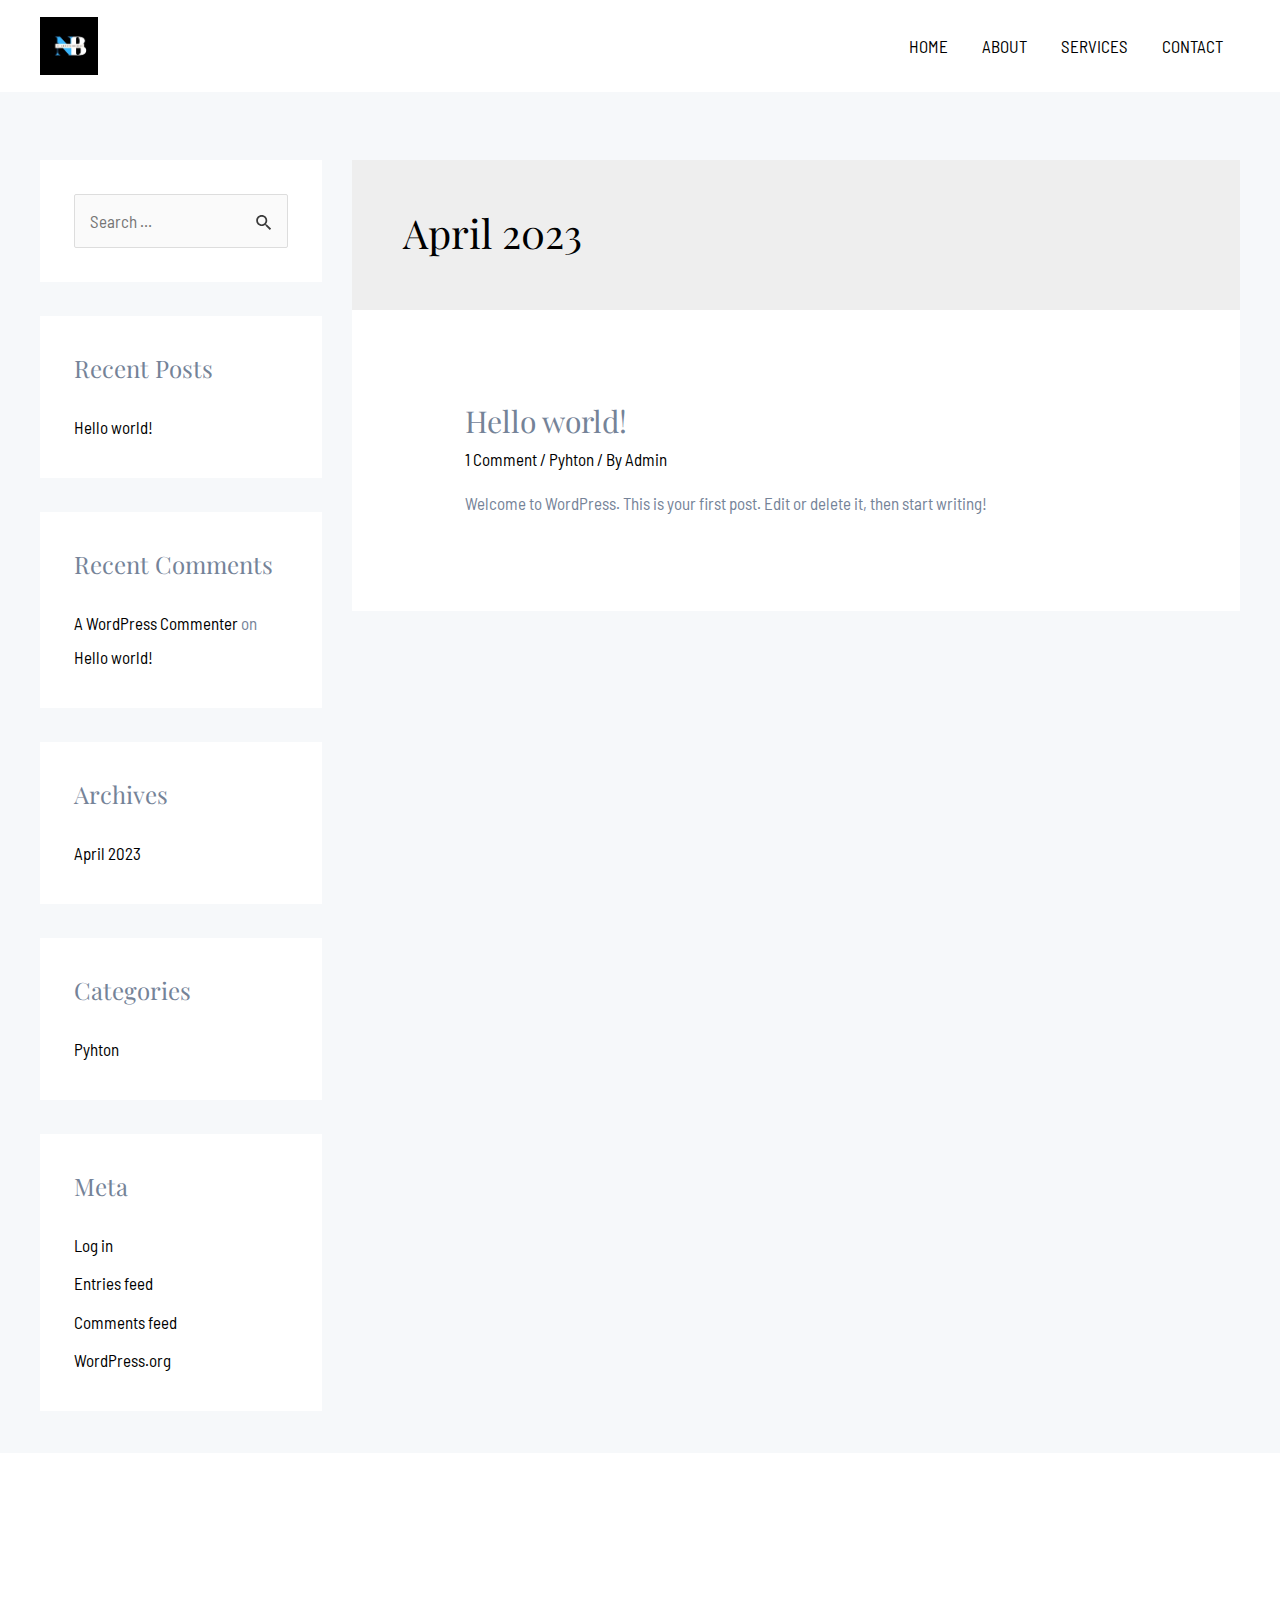
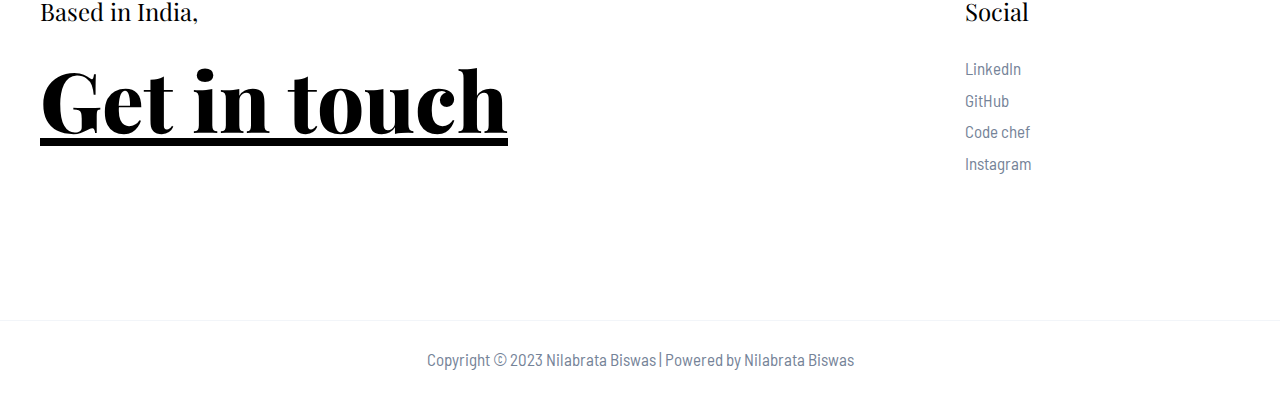
<file: 2023/04/index.html>
<!DOCTYPE html>
<html lang="en-US">
<head>
<meta charset="UTF-8">
<meta name="viewport" content="width=device-width, initial-scale=1">


<title>April 2023 – Nilabrata Biswas</title>
<meta name="robots" content="max-image-preview:large">
<link rel="dns-prefetch" href="//fonts.googleapis.com">


<link rel="stylesheet" id="astra-theme-css-css" href="https://neel-biswas.github.io/MyPortfolio_2023/wp-content/themes/astra/assets/css/minified/main.min.css" media="all">
<style id="astra-theme-css-inline-css">
.ast-no-sidebar .entry-content .alignfull {margin-left: calc( -50vw + 50%);margin-right: calc( -50vw + 50%);max-width: 100vw;width: 100vw;}.ast-no-sidebar .entry-content .alignwide {margin-left: calc(-41vw + 50%);margin-right: calc(-41vw + 50%);max-width: unset;width: unset;}.ast-no-sidebar .entry-content .alignfull .alignfull,.ast-no-sidebar .entry-content .alignfull .alignwide,.ast-no-sidebar .entry-content .alignwide .alignfull,.ast-no-sidebar .entry-content .alignwide .alignwide,.ast-no-sidebar .entry-content .wp-block-column .alignfull,.ast-no-sidebar .entry-content .wp-block-column .alignwide{width: 100%;margin-left: auto;margin-right: auto;}.wp-block-gallery,.blocks-gallery-grid {margin: 0;}.wp-block-separator {max-width: 100px;}.wp-block-separator.is-style-wide,.wp-block-separator.is-style-dots {max-width: none;}.entry-content .has-2-columns .wp-block-column:first-child {padding-right: 10px;}.entry-content .has-2-columns .wp-block-column:last-child {padding-left: 10px;}@media (max-width: 782px) {.entry-content .wp-block-columns .wp-block-column {flex-basis: 100%;}.entry-content .has-2-columns .wp-block-column:first-child {padding-right: 0;}.entry-content .has-2-columns .wp-block-column:last-child {padding-left: 0;}}body .entry-content .wp-block-latest-posts {margin-left: 0;}body .entry-content .wp-block-latest-posts li {list-style: none;}.ast-no-sidebar .ast-container .entry-content .wp-block-latest-posts {margin-left: 0;}.ast-header-break-point .entry-content .alignwide {margin-left: auto;margin-right: auto;}.entry-content .blocks-gallery-item img {margin-bottom: auto;}.wp-block-pullquote {border-top: 4px solid #555d66;border-bottom: 4px solid #555d66;color: #40464d;}:root{--ast-container-default-xlg-padding:6.67em;--ast-container-default-lg-padding:5.67em;--ast-container-default-slg-padding:4.34em;--ast-container-default-md-padding:3.34em;--ast-container-default-sm-padding:6.67em;--ast-container-default-xs-padding:2.4em;--ast-container-default-xxs-padding:1.4em;--ast-code-block-background:#EEEEEE;--ast-comment-inputs-background:#FAFAFA;}html{font-size:106.25%;}a,.page-title{color:var(--ast-global-color-2);}a:hover,a:focus{color:var(--ast-global-color-1);}body,button,input,select,textarea,.ast-button,.ast-custom-button{font-family:'Barlow Semi Condensed',sans-serif;font-weight:400;font-size:17px;font-size:1rem;}blockquote{color:var(--ast-global-color-3);}h1,.entry-content h1,h2,.entry-content h2,h3,.entry-content h3,h4,.entry-content h4,h5,.entry-content h5,h6,.entry-content h6,.site-title,.site-title a{font-family:'Barlow Semi Condensed',sans-serif;font-weight:500;}.site-title{font-size:35px;font-size:2.0588235294118rem;display:none;}header .custom-logo-link img{max-width:58px;}.astra-logo-svg{width:58px;}.site-header .site-description{font-size:15px;font-size:0.88235294117647rem;display:none;}.entry-title{font-size:30px;font-size:1.7647058823529rem;}h1,.entry-content h1{font-size:83px;font-size:4.8823529411765rem;font-weight:800;font-family:'Playfair Display',serif;line-height:1.1em;}h2,.entry-content h2{font-size:50px;font-size:2.9411764705882rem;font-weight:800;font-family:'Playfair Display',serif;line-height:1.1em;}h3,.entry-content h3{font-size:35px;font-size:2.0588235294118rem;font-weight:800;font-family:'Playfair Display',serif;line-height:1.2em;}h4,.entry-content h4{font-size:22px;font-size:1.2941176470588rem;font-family:'Barlow Semi Condensed',sans-serif;}h5,.entry-content h5{font-size:20px;font-size:1.1764705882353rem;font-family:'Barlow Semi Condensed',sans-serif;}h6,.entry-content h6{font-size:17px;font-size:1rem;font-family:'Barlow Semi Condensed',sans-serif;}::selection{background-color:var(--ast-global-color-0);color:#ffffff;}body,h1,.entry-title a,.entry-content h1,h2,.entry-content h2,h3,.entry-content h3,h4,.entry-content h4,h5,.entry-content h5,h6,.entry-content h6{color:var(--ast-global-color-3);}.tagcloud a:hover,.tagcloud a:focus,.tagcloud a.current-item{color:#ffffff;border-color:var(--ast-global-color-2);background-color:var(--ast-global-color-2);}input:focus,input[type="text"]:focus,input[type="email"]:focus,input[type="url"]:focus,input[type="password"]:focus,input[type="reset"]:focus,input[type="search"]:focus,textarea:focus{border-color:var(--ast-global-color-2);}input[type="radio"]:checked,input[type=reset],input[type="checkbox"]:checked,input[type="checkbox"]:hover:checked,input[type="checkbox"]:focus:checked,input[type=range]::-webkit-slider-thumb{border-color:var(--ast-global-color-2);background-color:var(--ast-global-color-2);box-shadow:none;}.site-footer a:hover + .post-count,.site-footer a:focus + .post-count{background:var(--ast-global-color-2);border-color:var(--ast-global-color-2);}.single .nav-links .nav-previous,.single .nav-links .nav-next{color:var(--ast-global-color-2);}.entry-meta,.entry-meta *{line-height:1.45;color:var(--ast-global-color-2);}.entry-meta a:hover,.entry-meta a:hover *,.entry-meta a:focus,.entry-meta a:focus *,.page-links > .page-link,.page-links .page-link:hover,.post-navigation a:hover{color:var(--ast-global-color-1);}#cat option,.secondary .calendar_wrap thead a,.secondary .calendar_wrap thead a:visited{color:var(--ast-global-color-2);}.secondary .calendar_wrap #today,.ast-progress-val span{background:var(--ast-global-color-2);}.secondary a:hover + .post-count,.secondary a:focus + .post-count{background:var(--ast-global-color-2);border-color:var(--ast-global-color-2);}.calendar_wrap #today > a{color:#ffffff;}.page-links .page-link,.single .post-navigation a{color:var(--ast-global-color-2);}.widget-title{font-size:24px;font-size:1.4117647058824rem;color:var(--ast-global-color-3);}#secondary,#secondary button,#secondary input,#secondary select,#secondary textarea{font-size:17px;font-size:1rem;}a:focus-visible,.ast-menu-toggle:focus-visible,.site .skip-link:focus-visible,.wp-block-loginout input:focus-visible,.wp-block-search.wp-block-search__button-inside .wp-block-search__inside-wrapper,.ast-header-navigation-arrow:focus-visible{outline-style:dotted;outline-color:inherit;outline-width:thin;border-color:transparent;}input:focus,input[type="text"]:focus,input[type="email"]:focus,input[type="url"]:focus,input[type="password"]:focus,input[type="reset"]:focus,input[type="search"]:focus,textarea:focus,.wp-block-search__input:focus,[data-section="section-header-mobile-trigger"] .ast-button-wrap .ast-mobile-menu-trigger-minimal:focus,.ast-mobile-popup-drawer.active .menu-toggle-close:focus,.woocommerce-ordering select.orderby:focus,#ast-scroll-top:focus,.woocommerce a.add_to_cart_button:focus,.woocommerce .button.single_add_to_cart_button:focus{border-style:dotted;border-color:inherit;border-width:thin;outline-color:transparent;}.site-logo-img img{ transition:all 0.2s linear;}#secondary {margin: 4em 0 2.5em;word-break: break-word;line-height: 2;}#secondary li {margin-bottom: 0.25em;}#secondary li:last-child {margin-bottom: 0;}@media (max-width: 768px) {.js_active .ast-plain-container.ast-single-post #secondary {margin-top: 1.5em;}}.ast-separate-container.ast-two-container #secondary .widget {background-color: #fff;padding: 2em;margin-bottom: 2em;}@media (min-width: 993px) {.ast-left-sidebar #secondary {padding-right: 60px;}.ast-right-sidebar #secondary {padding-left: 60px;}}@media (max-width: 993px) {.ast-right-sidebar #secondary {padding-left: 30px;}.ast-left-sidebar #secondary {padding-right: 30px;}}@media (max-width:921px){#ast-desktop-header{display:none;}}@media (min-width:921px){#ast-mobile-header{display:none;}}.wp-block-buttons.aligncenter{justify-content:center;}@media (min-width:1200px){.ast-separate-container.ast-right-sidebar .entry-content .wp-block-image.alignfull,.ast-separate-container.ast-left-sidebar .entry-content .wp-block-image.alignfull,.ast-separate-container.ast-right-sidebar .entry-content .wp-block-cover.alignfull,.ast-separate-container.ast-left-sidebar .entry-content .wp-block-cover.alignfull{margin-left:-6.67em;margin-right:-6.67em;max-width:unset;width:unset;}.ast-separate-container.ast-right-sidebar .entry-content .wp-block-image.alignwide,.ast-separate-container.ast-left-sidebar .entry-content .wp-block-image.alignwide,.ast-separate-container.ast-right-sidebar .entry-content .wp-block-cover.alignwide,.ast-separate-container.ast-left-sidebar .entry-content .wp-block-cover.alignwide{margin-left:-20px;margin-right:-20px;max-width:unset;width:unset;}}@media (min-width:1200px){.wp-block-group .has-background{padding:20px;}}@media (min-width:1200px){.ast-separate-container.ast-right-sidebar .entry-content .wp-block-group.alignwide,.ast-separate-container.ast-left-sidebar .entry-content .wp-block-group.alignwide,.ast-separate-container.ast-right-sidebar .entry-content .wp-block-cover.alignwide,.ast-separate-container.ast-left-sidebar .entry-content .wp-block-cover.alignwide{margin-left:-20px;margin-right:-20px;padding-left:20px;padding-right:20px;}.ast-separate-container.ast-right-sidebar .entry-content .wp-block-group.alignfull,.ast-separate-container.ast-left-sidebar .entry-content .wp-block-group.alignfull,.ast-separate-container.ast-right-sidebar .entry-content .wp-block-cover.alignfull,.ast-separate-container.ast-left-sidebar .entry-content .wp-block-cover.alignfull{margin-left:-6.67em;margin-right:-6.67em;padding-left:6.67em;padding-right:6.67em;}}@media (min-width:1200px){.wp-block-cover-image.alignwide .wp-block-cover__inner-container,.wp-block-cover.alignwide .wp-block-cover__inner-container,.wp-block-cover-image.alignfull .wp-block-cover__inner-container,.wp-block-cover.alignfull .wp-block-cover__inner-container{width:100%;}}.wp-block-columns{margin-bottom:unset;}.wp-block-image.size-full{margin:2rem 0;}.wp-block-separator.has-background{padding:0;}.wp-block-gallery{margin-bottom:1.6em;}.wp-block-group{padding-top:4em;padding-bottom:4em;}.wp-block-group__inner-container .wp-block-columns:last-child,.wp-block-group__inner-container :last-child,.wp-block-table table{margin-bottom:0;}.blocks-gallery-grid{width:100%;}.wp-block-navigation-link__content{padding:5px 0;}.wp-block-group .wp-block-group .has-text-align-center,.wp-block-group .wp-block-column .has-text-align-center{max-width:100%;}.has-text-align-center{margin:0 auto;}@media (min-width:1200px){.wp-block-cover__inner-container,.alignwide .wp-block-group__inner-container,.alignfull .wp-block-group__inner-container{max-width:1200px;margin:0 auto;}.wp-block-group.alignnone,.wp-block-group.aligncenter,.wp-block-group.alignleft,.wp-block-group.alignright,.wp-block-group.alignwide,.wp-block-columns.alignwide{margin:2rem 0 1rem 0;}}@media (max-width:1200px){.wp-block-group{padding:3em;}.wp-block-group .wp-block-group{padding:1.5em;}.wp-block-columns,.wp-block-column{margin:1rem 0;}}@media (min-width:921px){.wp-block-columns .wp-block-group{padding:2em;}}@media (max-width:544px){.wp-block-cover-image .wp-block-cover__inner-container,.wp-block-cover .wp-block-cover__inner-container{width:unset;}.wp-block-cover,.wp-block-cover-image{padding:2em 0;}.wp-block-group,.wp-block-cover{padding:2em;}.wp-block-media-text__media img,.wp-block-media-text__media video{width:unset;max-width:100%;}.wp-block-media-text.has-background .wp-block-media-text__content{padding:1em;}}.wp-block-image.aligncenter{margin-left:auto;margin-right:auto;}.wp-block-table.aligncenter{margin-left:auto;margin-right:auto;}@media (min-width:544px){.entry-content .wp-block-media-text.has-media-on-the-right .wp-block-media-text__content{padding:0 8% 0 0;}.entry-content .wp-block-media-text .wp-block-media-text__content{padding:0 0 0 8%;}.ast-plain-container .site-content .entry-content .has-custom-content-position.is-position-bottom-left > *,.ast-plain-container .site-content .entry-content .has-custom-content-position.is-position-bottom-right > *,.ast-plain-container .site-content .entry-content .has-custom-content-position.is-position-top-left > *,.ast-plain-container .site-content .entry-content .has-custom-content-position.is-position-top-right > *,.ast-plain-container .site-content .entry-content .has-custom-content-position.is-position-center-right > *,.ast-plain-container .site-content .entry-content .has-custom-content-position.is-position-center-left > *{margin:0;}}@media (max-width:544px){.entry-content .wp-block-media-text .wp-block-media-text__content{padding:8% 0;}.wp-block-media-text .wp-block-media-text__media img{width:auto;max-width:100%;}}.wp-block-button.is-style-outline .wp-block-button__link{border-color:rgba(0,0,0,0);border-top-width:1px;border-right-width:1px;border-bottom-width:1px;border-left-width:1px;}div.wp-block-button.is-style-outline > .wp-block-button__link:not(.has-text-color),div.wp-block-button.wp-block-button__link.is-style-outline:not(.has-text-color){color:rgba(0,0,0,0);}.wp-block-button.is-style-outline .wp-block-button__link:hover,div.wp-block-button.is-style-outline .wp-block-button__link:focus,div.wp-block-button.is-style-outline > .wp-block-button__link:not(.has-text-color):hover,div.wp-block-button.wp-block-button__link.is-style-outline:not(.has-text-color):hover{color:var(--ast-global-color-2);background-color:rgba(0,0,0,0);border-color:rgba(0,0,0,0);}.post-page-numbers.current .page-link,.ast-pagination .page-numbers.current{color:#ffffff;border-color:var(--ast-global-color-0);background-color:var(--ast-global-color-0);border-radius:2px;}@media (max-width:921px){.wp-block-button.is-style-outline .wp-block-button__link{padding-top:calc(15px - 1px);padding-right:calc(30px - 1px);padding-bottom:calc(15px - 1px);padding-left:calc(30px - 1px);}}@media (max-width:544px){.wp-block-button.is-style-outline .wp-block-button__link{padding-top:calc(15px - 1px);padding-right:calc(30px - 1px);padding-bottom:calc(15px - 1px);padding-left:calc(30px - 1px);}}@media (min-width:544px){.entry-content > .alignleft{margin-right:20px;}.entry-content > .alignright{margin-left:20px;}.wp-block-group.has-background{padding:20px;}}@media (max-width:921px){.ast-separate-container #primary,.ast-separate-container #secondary{padding:1.5em 0;}#primary,#secondary{padding:1.5em 0;margin:0;}.ast-left-sidebar #content > .ast-container{display:flex;flex-direction:column-reverse;width:100%;}.ast-separate-container .ast-article-post,.ast-separate-container .ast-article-single{padding:1.5em 2.14em;}.ast-author-box img.avatar{margin:20px 0 0 0;}}@media (max-width:921px){#secondary.secondary{padding-top:0;}.ast-separate-container.ast-right-sidebar #secondary{padding-left:1em;padding-right:1em;}.ast-separate-container.ast-two-container #secondary{padding-left:0;padding-right:0;}.ast-page-builder-template .entry-header #secondary,.ast-page-builder-template #secondary{margin-top:1.5em;}}@media (max-width:921px){.ast-right-sidebar #primary{padding-right:0;}.ast-page-builder-template.ast-left-sidebar #secondary,.ast-page-builder-template.ast-right-sidebar #secondary{padding-right:20px;padding-left:20px;}.ast-right-sidebar #secondary,.ast-left-sidebar #primary{padding-left:0;}.ast-left-sidebar #secondary{padding-right:0;}}@media (min-width:922px){.ast-separate-container.ast-right-sidebar #primary,.ast-separate-container.ast-left-sidebar #primary{border:0;}.search-no-results.ast-separate-container #primary{margin-bottom:4em;}}@media (min-width:922px){.ast-right-sidebar #primary{border-right:1px solid var(--ast-border-color);}.ast-left-sidebar #primary{border-left:1px solid var(--ast-border-color);}.ast-right-sidebar #secondary{border-left:1px solid var(--ast-border-color);margin-left:-1px;}.ast-left-sidebar #secondary{border-right:1px solid var(--ast-border-color);margin-right:-1px;}.ast-separate-container.ast-two-container.ast-right-sidebar #secondary{padding-left:30px;padding-right:0;}.ast-separate-container.ast-two-container.ast-left-sidebar #secondary{padding-right:30px;padding-left:0;}.ast-separate-container.ast-right-sidebar #secondary,.ast-separate-container.ast-left-sidebar #secondary{border:0;margin-left:auto;margin-right:auto;}.ast-separate-container.ast-two-container #secondary .widget:last-child{margin-bottom:0;}}.elementor-button-wrapper .elementor-button{border-style:solid;text-decoration:none;border-top-width:1px;border-right-width:1px;border-left-width:1px;border-bottom-width:1px;}body .elementor-button.elementor-size-sm,body .elementor-button.elementor-size-xs,body .elementor-button.elementor-size-md,body .elementor-button.elementor-size-lg,body .elementor-button.elementor-size-xl,body .elementor-button{border-top-left-radius:3px;border-top-right-radius:3px;border-bottom-right-radius:3px;border-bottom-left-radius:3px;padding-top:10px;padding-right:20px;padding-bottom:10px;padding-left:20px;}.elementor-button-wrapper .elementor-button{border-color:rgba(0,0,0,0);background-color:transparent;}.elementor-button-wrapper .elementor-button:hover,.elementor-button-wrapper .elementor-button:focus{color:var(--ast-global-color-2);background-color:rgba(0,0,0,0);border-color:rgba(0,0,0,0);}.wp-block-button .wp-block-button__link ,.elementor-button-wrapper .elementor-button,.elementor-button-wrapper .elementor-button:visited{color:#ffffff;}.elementor-button-wrapper .elementor-button{font-size:16px;font-size:0.94117647058824rem;line-height:1em;text-transform:uppercase;letter-spacing:2px;}body .elementor-button.elementor-size-sm,body .elementor-button.elementor-size-xs,body .elementor-button.elementor-size-md,body .elementor-button.elementor-size-lg,body .elementor-button.elementor-size-xl,body .elementor-button{font-size:16px;font-size:0.94117647058824rem;}.wp-block-button .wp-block-button__link:hover,.wp-block-button .wp-block-button__link:focus{color:var(--ast-global-color-2);background-color:rgba(0,0,0,0);border-color:rgba(0,0,0,0);}.elementor-widget-heading h1.elementor-heading-title{line-height:1.1em;}.elementor-widget-heading h2.elementor-heading-title{line-height:1.1em;}.elementor-widget-heading h3.elementor-heading-title{line-height:1.2em;}.wp-block-button .wp-block-button__link{border:none;background-color:transparent;color:#ffffff;font-family:inherit;font-weight:inherit;line-height:1em;text-transform:uppercase;letter-spacing:2px;font-size:16px;font-size:0.94117647058824rem;padding:15px 30px;border-top-left-radius:3px;border-top-right-radius:3px;border-bottom-right-radius:3px;border-bottom-left-radius:3px;}.wp-block-button.is-style-outline .wp-block-button__link{border-style:solid;border-top-width:1px;border-right-width:1px;border-left-width:1px;border-bottom-width:1px;border-color:rgba(0,0,0,0);padding-top:calc(15px - 1px);padding-right:calc(30px - 1px);padding-bottom:calc(15px - 1px);padding-left:calc(30px - 1px);}@media (max-width:921px){.wp-block-button .wp-block-button__link{border:none;padding:15px 30px;}.wp-block-button.is-style-outline .wp-block-button__link{padding-top:calc(15px - 1px);padding-right:calc(30px - 1px);padding-bottom:calc(15px - 1px);padding-left:calc(30px - 1px);}}@media (max-width:544px){.wp-block-button .wp-block-button__link{border:none;padding:15px 30px;}.wp-block-button.is-style-outline .wp-block-button__link{padding-top:calc(15px - 1px);padding-right:calc(30px - 1px);padding-bottom:calc(15px - 1px);padding-left:calc(30px - 1px);}}.menu-toggle,button,.ast-button,.ast-custom-button,.button,input#submit,input[type="button"],input[type="submit"],input[type="reset"]{border-style:solid;border-top-width:1px;border-right-width:1px;border-left-width:1px;border-bottom-width:1px;color:#ffffff;border-color:rgba(0,0,0,0);background-color:transparent;padding-top:10px;padding-right:20px;padding-bottom:10px;padding-left:20px;font-family:inherit;font-weight:inherit;font-size:16px;font-size:0.94117647058824rem;line-height:1em;text-transform:uppercase;letter-spacing:2px;border-top-left-radius:3px;border-top-right-radius:3px;border-bottom-right-radius:3px;border-bottom-left-radius:3px;}button:focus,.menu-toggle:hover,button:hover,.ast-button:hover,.ast-custom-button:hover .button:hover,.ast-custom-button:hover ,input[type=reset]:hover,input[type=reset]:focus,input#submit:hover,input#submit:focus,input[type="button"]:hover,input[type="button"]:focus,input[type="submit"]:hover,input[type="submit"]:focus{color:var(--ast-global-color-2);background-color:rgba(0,0,0,0);border-color:rgba(0,0,0,0);}@media (max-width:921px){.ast-mobile-header-stack .main-header-bar .ast-search-menu-icon{display:inline-block;}.ast-header-break-point.ast-header-custom-item-outside .ast-mobile-header-stack .main-header-bar .ast-search-icon{margin:0;}.ast-comment-avatar-wrap img{max-width:2.5em;}.ast-separate-container .ast-comment-list li.depth-1{padding:1.5em 2.14em;}.ast-separate-container .comment-respond{padding:2em 2.14em;}.ast-comment-meta{padding:0 1.8888em 1.3333em;}}@media (min-width:544px){.ast-container{max-width:100%;}}@media (max-width:544px){.ast-separate-container .ast-article-post,.ast-separate-container .ast-article-single,.ast-separate-container .comments-title,.ast-separate-container .ast-archive-description{padding:1.5em 1em;}.ast-separate-container #content .ast-container{padding-left:0.54em;padding-right:0.54em;}.ast-separate-container .ast-comment-list li.depth-1{padding:1.5em 1em;margin-bottom:1.5em;}.ast-separate-container .ast-comment-list .bypostauthor{padding:.5em;}.ast-search-menu-icon.ast-dropdown-active .search-field{width:170px;}.ast-separate-container #secondary{padding-top:0;}.ast-separate-container.ast-two-container #secondary .widget{margin-bottom:1.5em;padding-left:1em;padding-right:1em;}}body,.ast-separate-container{background-color:var(--ast-global-color-4);;background-image:none;;}.ast-no-sidebar.ast-separate-container .entry-content .alignfull {margin-left: -6.67em;margin-right: -6.67em;width: auto;}@media (max-width: 1200px) {.ast-no-sidebar.ast-separate-container .entry-content .alignfull {margin-left: -2.4em;margin-right: -2.4em;}}@media (max-width: 768px) {.ast-no-sidebar.ast-separate-container .entry-content .alignfull {margin-left: -2.14em;margin-right: -2.14em;}}@media (max-width: 544px) {.ast-no-sidebar.ast-separate-container .entry-content .alignfull {margin-left: -1em;margin-right: -1em;}}.ast-no-sidebar.ast-separate-container .entry-content .alignwide {margin-left: -20px;margin-right: -20px;}.ast-no-sidebar.ast-separate-container .entry-content .wp-block-column .alignfull,.ast-no-sidebar.ast-separate-container .entry-content .wp-block-column .alignwide {margin-left: auto;margin-right: auto;width: 100%;}@media (max-width:921px){.site-title{display:none;}.site-header .site-description{display:none;}.entry-title{font-size:30px;}h1,.entry-content h1{font-size:60px;}h2,.entry-content h2{font-size:43px;}h3,.entry-content h3{font-size:30px;}}@media (max-width:544px){.site-title{display:none;}.site-header .site-description{display:none;}.entry-title{font-size:30px;}h1,.entry-content h1{font-size:45px;}h2,.entry-content h2{font-size:35px;}h3,.entry-content h3{font-size:20px;}}@media (max-width:921px){html{font-size:96.9%;}}@media (max-width:544px){html{font-size:96.9%;}}@media (min-width:922px){.ast-container{max-width:1240px;}}@media (min-width:922px){.site-content .ast-container{display:flex;}}@media (max-width:921px){.site-content .ast-container{flex-direction:column;}}@media (min-width:922px){.main-header-menu .sub-menu .menu-item.ast-left-align-sub-menu:hover > .sub-menu,.main-header-menu .sub-menu .menu-item.ast-left-align-sub-menu.focus > .sub-menu{margin-left:-0px;}}blockquote {padding: 1.2em;}:root .has-ast-global-color-0-color{color:var(--ast-global-color-0);}:root .has-ast-global-color-0-background-color{background-color:var(--ast-global-color-0);}:root .wp-block-button .has-ast-global-color-0-color{color:var(--ast-global-color-0);}:root .wp-block-button .has-ast-global-color-0-background-color{background-color:var(--ast-global-color-0);}:root .has-ast-global-color-1-color{color:var(--ast-global-color-1);}:root .has-ast-global-color-1-background-color{background-color:var(--ast-global-color-1);}:root .wp-block-button .has-ast-global-color-1-color{color:var(--ast-global-color-1);}:root .wp-block-button .has-ast-global-color-1-background-color{background-color:var(--ast-global-color-1);}:root .has-ast-global-color-2-color{color:var(--ast-global-color-2);}:root .has-ast-global-color-2-background-color{background-color:var(--ast-global-color-2);}:root .wp-block-button .has-ast-global-color-2-color{color:var(--ast-global-color-2);}:root .wp-block-button .has-ast-global-color-2-background-color{background-color:var(--ast-global-color-2);}:root .has-ast-global-color-3-color{color:var(--ast-global-color-3);}:root .has-ast-global-color-3-background-color{background-color:var(--ast-global-color-3);}:root .wp-block-button .has-ast-global-color-3-color{color:var(--ast-global-color-3);}:root .wp-block-button .has-ast-global-color-3-background-color{background-color:var(--ast-global-color-3);}:root .has-ast-global-color-4-color{color:var(--ast-global-color-4);}:root .has-ast-global-color-4-background-color{background-color:var(--ast-global-color-4);}:root .wp-block-button .has-ast-global-color-4-color{color:var(--ast-global-color-4);}:root .wp-block-button .has-ast-global-color-4-background-color{background-color:var(--ast-global-color-4);}:root .has-ast-global-color-5-color{color:var(--ast-global-color-5);}:root .has-ast-global-color-5-background-color{background-color:var(--ast-global-color-5);}:root .wp-block-button .has-ast-global-color-5-color{color:var(--ast-global-color-5);}:root .wp-block-button .has-ast-global-color-5-background-color{background-color:var(--ast-global-color-5);}:root .has-ast-global-color-6-color{color:var(--ast-global-color-6);}:root .has-ast-global-color-6-background-color{background-color:var(--ast-global-color-6);}:root .wp-block-button .has-ast-global-color-6-color{color:var(--ast-global-color-6);}:root .wp-block-button .has-ast-global-color-6-background-color{background-color:var(--ast-global-color-6);}:root .has-ast-global-color-7-color{color:var(--ast-global-color-7);}:root .has-ast-global-color-7-background-color{background-color:var(--ast-global-color-7);}:root .wp-block-button .has-ast-global-color-7-color{color:var(--ast-global-color-7);}:root .wp-block-button .has-ast-global-color-7-background-color{background-color:var(--ast-global-color-7);}:root .has-ast-global-color-8-color{color:var(--ast-global-color-8);}:root .has-ast-global-color-8-background-color{background-color:var(--ast-global-color-8);}:root .wp-block-button .has-ast-global-color-8-color{color:var(--ast-global-color-8);}:root .wp-block-button .has-ast-global-color-8-background-color{background-color:var(--ast-global-color-8);}:root{--ast-global-color-0:#009bdf;--ast-global-color-1:#009bdf;--ast-global-color-2:#000000;--ast-global-color-3:#758398;--ast-global-color-4:#f6f8fa;--ast-global-color-5:#ffffff;--ast-global-color-6:#243673;--ast-global-color-7:#FBFCFF;--ast-global-color-8:#BFD1FF;}:root {--ast-border-color : #dddddd;}.ast-archive-entry-banner {-js-display: flex;display: flex;flex-direction: column;justify-content: center;text-align: center;position: relative;background: #eeeeee;}.ast-archive-entry-banner[data-banner-width-type="custom"] {margin: 0 auto;width: 100%;}.ast-archive-entry-banner[data-banner-layout="layout-1"] {background: inherit;padding: 20px 0;text-align: left;}body.archive .ast-archive-description{max-width:1200px;width:100%;text-align:left;padding-top:3em;padding-right:3em;padding-bottom:3em;padding-left:3em;}body.archive .ast-archive-description .ast-archive-title,body.archive .ast-archive-description .ast-archive-title *{font-size:40px;font-size:2.3529411764706rem;}body.archive .ast-archive-description > *:not(:last-child){margin-bottom:10px;}@media (max-width:921px){body.archive .ast-archive-description{text-align:left;}}@media (max-width:544px){body.archive .ast-archive-description{text-align:left;}}.ast-breadcrumbs .trail-browse,.ast-breadcrumbs .trail-items,.ast-breadcrumbs .trail-items li{display:inline-block;margin:0;padding:0;border:none;background:inherit;text-indent:0;}.ast-breadcrumbs .trail-browse{font-size:inherit;font-style:inherit;font-weight:inherit;color:inherit;}.ast-breadcrumbs .trail-items{list-style:none;}.trail-items li::after{padding:0 0.3em;content:"\00bb";}.trail-items li:last-of-type::after{display:none;}h1,.entry-content h1,h2,.entry-content h2,h3,.entry-content h3,h4,.entry-content h4,h5,.entry-content h5,h6,.entry-content h6{color:var(--ast-global-color-2);}@media (max-width:921px){.ast-builder-grid-row-container.ast-builder-grid-row-tablet-3-firstrow .ast-builder-grid-row > *:first-child,.ast-builder-grid-row-container.ast-builder-grid-row-tablet-3-lastrow .ast-builder-grid-row > *:last-child{grid-column:1 / -1;}}@media (max-width:544px){.ast-builder-grid-row-container.ast-builder-grid-row-mobile-3-firstrow .ast-builder-grid-row > *:first-child,.ast-builder-grid-row-container.ast-builder-grid-row-mobile-3-lastrow .ast-builder-grid-row > *:last-child{grid-column:1 / -1;}}.ast-builder-layout-element[data-section="title_tagline"]{display:flex;}@media (max-width:921px){.ast-header-break-point .ast-builder-layout-element[data-section="title_tagline"]{display:flex;}}@media (max-width:544px){.ast-header-break-point .ast-builder-layout-element[data-section="title_tagline"]{display:flex;}}.ast-builder-menu-1{font-family:inherit;font-weight:inherit;text-transform:uppercase;}.ast-builder-menu-1 .sub-menu,.ast-builder-menu-1 .inline-on-mobile .sub-menu{border-top-width:2px;border-bottom-width:0px;border-right-width:0px;border-left-width:0px;border-color:var(--ast-global-color-0);border-style:solid;}.ast-builder-menu-1 .main-header-menu > .menu-item > .sub-menu,.ast-builder-menu-1 .main-header-menu > .menu-item > .astra-full-megamenu-wrapper{margin-top:0px;}.ast-desktop .ast-builder-menu-1 .main-header-menu > .menu-item > .sub-menu:before,.ast-desktop .ast-builder-menu-1 .main-header-menu > .menu-item > .astra-full-megamenu-wrapper:before{height:calc( 0px + 5px );}.ast-desktop .ast-builder-menu-1 .menu-item .sub-menu .menu-link{border-style:none;}@media (max-width:921px){.ast-header-break-point .ast-builder-menu-1 .menu-item.menu-item-has-children > .ast-menu-toggle{top:0;}.ast-builder-menu-1 .menu-item-has-children > .menu-link:after{content:unset;}.ast-builder-menu-1 .main-header-menu > .menu-item > .sub-menu,.ast-builder-menu-1 .main-header-menu > .menu-item > .astra-full-megamenu-wrapper{margin-top:0;}}@media (max-width:544px){.ast-header-break-point .ast-builder-menu-1 .menu-item.menu-item-has-children > .ast-menu-toggle{top:0;}.ast-builder-menu-1 .main-header-menu > .menu-item > .sub-menu,.ast-builder-menu-1 .main-header-menu > .menu-item > .astra-full-megamenu-wrapper{margin-top:0;}}.ast-builder-menu-1{display:flex;}@media (max-width:921px){.ast-header-break-point .ast-builder-menu-1{display:flex;}}@media (max-width:544px){.ast-header-break-point .ast-builder-menu-1{display:flex;}}.ast-desktop .ast-menu-hover-style-underline > .menu-item > .menu-link:before,.ast-desktop .ast-menu-hover-style-overline > .menu-item > .menu-link:before {content: "";position: absolute;width: 100%;right: 50%;height: 1px;background-color: transparent;transform: scale(0,0) translate(-50%,0);transition: transform .3s ease-in-out,color .0s ease-in-out;}.ast-desktop .ast-menu-hover-style-underline > .menu-item:hover > .menu-link:before,.ast-desktop .ast-menu-hover-style-overline > .menu-item:hover > .menu-link:before {width: calc(100% - 1.2em);background-color: currentColor;transform: scale(1,1) translate(50%,0);}.ast-desktop .ast-menu-hover-style-underline > .menu-item > .menu-link:before {bottom: 0;}.ast-desktop .ast-menu-hover-style-overline > .menu-item > .menu-link:before {top: 0;}.ast-desktop .ast-menu-hover-style-zoom > .menu-item > .menu-link:hover {transition: all .3s ease;transform: scale(1.2);}.site-below-footer-wrap{padding-top:20px;padding-bottom:20px;}.site-below-footer-wrap[data-section="section-below-footer-builder"]{background-color:rgba(255,255,255,0);;background-image:none;;min-height:80px;border-style:solid;border-width:0px;border-top-width:1px;border-top-color:rgba(8,63,135,0.05);}.site-below-footer-wrap[data-section="section-below-footer-builder"] .ast-builder-grid-row{max-width:1200px;margin-left:auto;margin-right:auto;}.site-below-footer-wrap[data-section="section-below-footer-builder"] .ast-builder-grid-row,.site-below-footer-wrap[data-section="section-below-footer-builder"] .site-footer-section{align-items:flex-start;}.site-below-footer-wrap[data-section="section-below-footer-builder"].ast-footer-row-inline .site-footer-section{display:flex;margin-bottom:0;}.ast-builder-grid-row-full .ast-builder-grid-row{grid-template-columns:1fr;}@media (max-width:921px){.site-below-footer-wrap[data-section="section-below-footer-builder"].ast-footer-row-tablet-inline .site-footer-section{display:flex;margin-bottom:0;}.site-below-footer-wrap[data-section="section-below-footer-builder"].ast-footer-row-tablet-stack .site-footer-section{display:block;margin-bottom:10px;}.ast-builder-grid-row-container.ast-builder-grid-row-tablet-full .ast-builder-grid-row{grid-template-columns:1fr;}}@media (max-width:544px){.site-below-footer-wrap[data-section="section-below-footer-builder"].ast-footer-row-mobile-inline .site-footer-section{display:flex;margin-bottom:0;}.site-below-footer-wrap[data-section="section-below-footer-builder"].ast-footer-row-mobile-stack .site-footer-section{display:block;margin-bottom:10px;}.ast-builder-grid-row-container.ast-builder-grid-row-mobile-full .ast-builder-grid-row{grid-template-columns:1fr;}}.site-below-footer-wrap[data-section="section-below-footer-builder"]{display:grid;}@media (max-width:921px){.ast-header-break-point .site-below-footer-wrap[data-section="section-below-footer-builder"]{display:grid;}}@media (max-width:544px){.ast-header-break-point .site-below-footer-wrap[data-section="section-below-footer-builder"]{display:grid;}}.ast-footer-copyright{text-align:center;}.ast-footer-copyright {color:var(--ast-global-color-3);}@media (max-width:921px){.ast-footer-copyright{text-align:center;}}@media (max-width:544px){.ast-footer-copyright{text-align:center;}}.ast-footer-copyright.ast-builder-layout-element{display:flex;}@media (max-width:921px){.ast-header-break-point .ast-footer-copyright.ast-builder-layout-element{display:flex;}}@media (max-width:544px){.ast-header-break-point .ast-footer-copyright.ast-builder-layout-element{display:flex;}}.site-footer{background-color:var(--ast-global-color-5);;background-image:none;;}@media (max-width:921px){.ast-hfb-header .site-footer{padding-left:25px;padding-right:25px;}}.site-primary-footer-wrap{padding-top:45px;padding-bottom:45px;}.site-primary-footer-wrap[data-section="section-primary-footer-builder"]{background-color:rgba(255,255,255,0);;background-image:none;;}.site-primary-footer-wrap[data-section="section-primary-footer-builder"] .ast-builder-grid-row{max-width:1200px;margin-left:auto;margin-right:auto;}.site-primary-footer-wrap[data-section="section-primary-footer-builder"] .ast-builder-grid-row,.site-primary-footer-wrap[data-section="section-primary-footer-builder"] .site-footer-section{align-items:flex-start;}.site-primary-footer-wrap[data-section="section-primary-footer-builder"].ast-footer-row-inline .site-footer-section{display:flex;margin-bottom:0;}.ast-builder-grid-row-3-lheavy .ast-builder-grid-row{grid-template-columns:2fr 1fr 1fr;}@media (max-width:921px){.site-primary-footer-wrap[data-section="section-primary-footer-builder"].ast-footer-row-tablet-inline .site-footer-section{display:flex;margin-bottom:0;}.site-primary-footer-wrap[data-section="section-primary-footer-builder"].ast-footer-row-tablet-stack .site-footer-section{display:block;margin-bottom:10px;}.ast-builder-grid-row-container.ast-builder-grid-row-tablet-3-equal .ast-builder-grid-row{grid-template-columns:repeat( 3,1fr );}}@media (max-width:544px){.site-primary-footer-wrap[data-section="section-primary-footer-builder"].ast-footer-row-mobile-inline .site-footer-section{display:flex;margin-bottom:0;}.site-primary-footer-wrap[data-section="section-primary-footer-builder"].ast-footer-row-mobile-stack .site-footer-section{display:block;margin-bottom:10px;}.ast-builder-grid-row-container.ast-builder-grid-row-mobile-full .ast-builder-grid-row{grid-template-columns:1fr;}}.site-primary-footer-wrap[data-section="section-primary-footer-builder"]{padding-top:140px;padding-bottom:130px;padding-left:30px;padding-right:30px;}@media (max-width:921px){.site-primary-footer-wrap[data-section="section-primary-footer-builder"]{padding-top:50px;padding-bottom:100px;padding-left:0px;padding-right:0px;}}@media (max-width:544px){.site-primary-footer-wrap[data-section="section-primary-footer-builder"]{padding-top:75px;padding-bottom:50px;padding-left:0px;padding-right:0px;}}.site-primary-footer-wrap[data-section="section-primary-footer-builder"]{display:grid;}@media (max-width:921px){.ast-header-break-point .site-primary-footer-wrap[data-section="section-primary-footer-builder"]{display:grid;}}@media (max-width:544px){.ast-header-break-point .site-primary-footer-wrap[data-section="section-primary-footer-builder"]{display:grid;}}.footer-widget-area[data-section="sidebar-widgets-footer-widget-1"].footer-widget-area-inner{text-align:left;}@media (max-width:921px){.footer-widget-area[data-section="sidebar-widgets-footer-widget-1"].footer-widget-area-inner{text-align:left;}}@media (max-width:544px){.footer-widget-area[data-section="sidebar-widgets-footer-widget-1"].footer-widget-area-inner{text-align:center;}}.footer-widget-area[data-section="sidebar-widgets-footer-widget-2"].footer-widget-area-inner{text-align:left;}@media (max-width:921px){.footer-widget-area[data-section="sidebar-widgets-footer-widget-2"].footer-widget-area-inner{text-align:left;}}@media (max-width:544px){.footer-widget-area[data-section="sidebar-widgets-footer-widget-2"].footer-widget-area-inner{text-align:center;}}.footer-widget-area[data-section="sidebar-widgets-footer-widget-3"].footer-widget-area-inner{text-align:left;}@media (max-width:921px){.footer-widget-area[data-section="sidebar-widgets-footer-widget-3"].footer-widget-area-inner{text-align:left;}}@media (max-width:544px){.footer-widget-area[data-section="sidebar-widgets-footer-widget-3"].footer-widget-area-inner{text-align:center;}}.footer-widget-area[data-section="sidebar-widgets-footer-widget-1"].footer-widget-area-inner a{color:var(--ast-global-color-3);}.footer-widget-area[data-section="sidebar-widgets-footer-widget-1"].footer-widget-area-inner a:hover{color:var(--ast-global-color-1);}.footer-widget-area[data-section="sidebar-widgets-footer-widget-1"] .widget-title{color:var(--ast-global-color-2);}.footer-widget-area[data-section="sidebar-widgets-footer-widget-1"]{display:block;}@media (max-width:921px){.ast-header-break-point .footer-widget-area[data-section="sidebar-widgets-footer-widget-1"]{display:block;}}@media (max-width:544px){.ast-header-break-point .footer-widget-area[data-section="sidebar-widgets-footer-widget-1"]{display:block;}}.footer-widget-area[data-section="sidebar-widgets-footer-widget-2"].footer-widget-area-inner a{color:var(--ast-global-color-2);}.footer-widget-area[data-section="sidebar-widgets-footer-widget-2"].footer-widget-area-inner a:hover{color:var(--ast-global-color-1);}.footer-widget-area[data-section="sidebar-widgets-footer-widget-2"] .widget-title{color:var(--ast-global-color-2);}.footer-widget-area[data-section="sidebar-widgets-footer-widget-2"]{display:block;}@media (max-width:921px){.ast-header-break-point .footer-widget-area[data-section="sidebar-widgets-footer-widget-2"]{display:block;}}@media (max-width:544px){.ast-header-break-point .footer-widget-area[data-section="sidebar-widgets-footer-widget-2"]{display:block;}}.footer-widget-area[data-section="sidebar-widgets-footer-widget-3"].footer-widget-area-inner a{color:var(--ast-global-color-3);}.footer-widget-area[data-section="sidebar-widgets-footer-widget-3"].footer-widget-area-inner a:hover{color:var(--ast-global-color-1);}.footer-widget-area[data-section="sidebar-widgets-footer-widget-3"] .widget-title{color:var(--ast-global-color-2);}.footer-widget-area[data-section="sidebar-widgets-footer-widget-3"]{display:block;}@media (max-width:921px){.ast-header-break-point .footer-widget-area[data-section="sidebar-widgets-footer-widget-3"]{display:block;}}@media (max-width:544px){.ast-header-break-point .footer-widget-area[data-section="sidebar-widgets-footer-widget-3"]{display:block;}}.elementor-template-full-width .ast-container{display:block;}@media (max-width:544px){.elementor-element .elementor-wc-products .woocommerce[class*="columns-"] ul.products li.product{width:auto;margin:0;}.elementor-element .woocommerce .woocommerce-result-count{float:none;}}.ast-header-break-point .main-header-bar{border-bottom-width:1px;}@media (min-width:922px){.main-header-bar{border-bottom-width:1px;}}@media (min-width:922px){#primary{width:74%;}#secondary{width:26%;}}.main-header-menu .menu-item, #astra-footer-menu .menu-item, .main-header-bar .ast-masthead-custom-menu-items{-js-display:flex;display:flex;-webkit-box-pack:center;-webkit-justify-content:center;-moz-box-pack:center;-ms-flex-pack:center;justify-content:center;-webkit-box-orient:vertical;-webkit-box-direction:normal;-webkit-flex-direction:column;-moz-box-orient:vertical;-moz-box-direction:normal;-ms-flex-direction:column;flex-direction:column;}.main-header-menu > .menu-item > .menu-link, #astra-footer-menu > .menu-item > .menu-link{height:100%;-webkit-box-align:center;-webkit-align-items:center;-moz-box-align:center;-ms-flex-align:center;align-items:center;-js-display:flex;display:flex;}.ast-header-break-point .main-navigation ul .menu-item .menu-link .icon-arrow:first-of-type svg{top:.2em;margin-top:0px;margin-left:0px;width:.65em;transform:translate(0, -2px) rotateZ(270deg);}.ast-mobile-popup-content .ast-submenu-expanded > .ast-menu-toggle{transform:rotateX(180deg);overflow-y:auto;}.ast-separate-container .blog-layout-1, .ast-separate-container .blog-layout-2, .ast-separate-container .blog-layout-3{background-color:transparent;background-image:none;}.ast-separate-container .ast-article-post{background-color:var(--ast-global-color-5);;background-image:none;;}@media (max-width:921px){.ast-separate-container .ast-article-post{background-color:var(--ast-global-color-5);;background-image:none;;}}@media (max-width:544px){.ast-separate-container .ast-article-post{background-color:var(--ast-global-color-5);;background-image:none;;}}.ast-separate-container .ast-article-single:not(.ast-related-post), .ast-separate-container .comments-area .comment-respond,.ast-separate-container .comments-area .ast-comment-list li, .ast-separate-container .ast-woocommerce-container, .ast-separate-container .error-404, .ast-separate-container .no-results, .single.ast-separate-container  .ast-author-meta, .ast-separate-container .related-posts-title-wrapper, .ast-separate-container.ast-two-container #secondary .widget,.ast-separate-container .comments-count-wrapper, .ast-box-layout.ast-plain-container .site-content,.ast-padded-layout.ast-plain-container .site-content, .ast-separate-container .comments-area .comments-title, .ast-narrow-container .site-content{background-color:var(--ast-global-color-5);;background-image:none;;}@media (max-width:921px){.ast-separate-container .ast-article-single:not(.ast-related-post), .ast-separate-container .comments-area .comment-respond,.ast-separate-container .comments-area .ast-comment-list li, .ast-separate-container .ast-woocommerce-container, .ast-separate-container .error-404, .ast-separate-container .no-results, .single.ast-separate-container  .ast-author-meta, .ast-separate-container .related-posts-title-wrapper, .ast-separate-container.ast-two-container #secondary .widget,.ast-separate-container .comments-count-wrapper, .ast-box-layout.ast-plain-container .site-content,.ast-padded-layout.ast-plain-container .site-content, .ast-separate-container .comments-area .comments-title, .ast-narrow-container .site-content{background-color:var(--ast-global-color-5);;background-image:none;;}}@media (max-width:544px){.ast-separate-container .ast-article-single:not(.ast-related-post), .ast-separate-container .comments-area .comment-respond,.ast-separate-container .comments-area .ast-comment-list li, .ast-separate-container .ast-woocommerce-container, .ast-separate-container .error-404, .ast-separate-container .no-results, .single.ast-separate-container  .ast-author-meta, .ast-separate-container .related-posts-title-wrapper, .ast-separate-container.ast-two-container #secondary .widget,.ast-separate-container .comments-count-wrapper, .ast-box-layout.ast-plain-container .site-content,.ast-padded-layout.ast-plain-container .site-content, .ast-separate-container .comments-area .comments-title, .ast-narrow-container .site-content{background-color:var(--ast-global-color-5);;background-image:none;;}}.ast-mobile-header-content > *,.ast-desktop-header-content > * {padding: 10px 0;height: auto;}.ast-mobile-header-content > *:first-child,.ast-desktop-header-content > *:first-child {padding-top: 10px;}.ast-mobile-header-content > .ast-builder-menu,.ast-desktop-header-content > .ast-builder-menu {padding-top: 0;}.ast-mobile-header-content > *:last-child,.ast-desktop-header-content > *:last-child {padding-bottom: 0;}.ast-mobile-header-content .ast-search-menu-icon.ast-inline-search label,.ast-desktop-header-content .ast-search-menu-icon.ast-inline-search label {width: 100%;}.ast-desktop-header-content .main-header-bar-navigation .ast-submenu-expanded > .ast-menu-toggle::before {transform: rotateX(180deg);}#ast-desktop-header .ast-desktop-header-content,.ast-mobile-header-content .ast-search-icon,.ast-desktop-header-content .ast-search-icon,.ast-mobile-header-wrap .ast-mobile-header-content,.ast-main-header-nav-open.ast-popup-nav-open .ast-mobile-header-wrap .ast-mobile-header-content,.ast-main-header-nav-open.ast-popup-nav-open .ast-desktop-header-content {display: none;}.ast-main-header-nav-open.ast-header-break-point #ast-desktop-header .ast-desktop-header-content,.ast-main-header-nav-open.ast-header-break-point .ast-mobile-header-wrap .ast-mobile-header-content {display: block;}.ast-desktop .ast-desktop-header-content .astra-menu-animation-slide-up > .menu-item > .sub-menu,.ast-desktop .ast-desktop-header-content .astra-menu-animation-slide-up > .menu-item .menu-item > .sub-menu,.ast-desktop .ast-desktop-header-content .astra-menu-animation-slide-down > .menu-item > .sub-menu,.ast-desktop .ast-desktop-header-content .astra-menu-animation-slide-down > .menu-item .menu-item > .sub-menu,.ast-desktop .ast-desktop-header-content .astra-menu-animation-fade > .menu-item > .sub-menu,.ast-desktop .ast-desktop-header-content .astra-menu-animation-fade > .menu-item .menu-item > .sub-menu {opacity: 1;visibility: visible;}.ast-hfb-header.ast-default-menu-enable.ast-header-break-point .ast-mobile-header-wrap .ast-mobile-header-content .main-header-bar-navigation {width: unset;margin: unset;}.ast-mobile-header-content.content-align-flex-end .main-header-bar-navigation .menu-item-has-children > .ast-menu-toggle,.ast-desktop-header-content.content-align-flex-end .main-header-bar-navigation .menu-item-has-children > .ast-menu-toggle {left: calc( 20px - 0.907em);right: auto;}.ast-mobile-header-content .ast-search-menu-icon,.ast-mobile-header-content .ast-search-menu-icon.slide-search,.ast-desktop-header-content .ast-search-menu-icon,.ast-desktop-header-content .ast-search-menu-icon.slide-search {width: 100%;position: relative;display: block;right: auto;transform: none;}.ast-mobile-header-content .ast-search-menu-icon.slide-search .search-form,.ast-mobile-header-content .ast-search-menu-icon .search-form,.ast-desktop-header-content .ast-search-menu-icon.slide-search .search-form,.ast-desktop-header-content .ast-search-menu-icon .search-form {right: 0;visibility: visible;opacity: 1;position: relative;top: auto;transform: none;padding: 0;display: block;overflow: hidden;}.ast-mobile-header-content .ast-search-menu-icon.ast-inline-search .search-field,.ast-mobile-header-content .ast-search-menu-icon .search-field,.ast-desktop-header-content .ast-search-menu-icon.ast-inline-search .search-field,.ast-desktop-header-content .ast-search-menu-icon .search-field {width: 100%;padding-right: 5.5em;}.ast-mobile-header-content .ast-search-menu-icon .search-submit,.ast-desktop-header-content .ast-search-menu-icon .search-submit {display: block;position: absolute;height: 100%;top: 0;right: 0;padding: 0 1em;border-radius: 0;}.ast-hfb-header.ast-default-menu-enable.ast-header-break-point .ast-mobile-header-wrap .ast-mobile-header-content .main-header-bar-navigation ul .sub-menu .menu-link {padding-left: 30px;}.ast-hfb-header.ast-default-menu-enable.ast-header-break-point .ast-mobile-header-wrap .ast-mobile-header-content .main-header-bar-navigation .sub-menu .menu-item .menu-item .menu-link {padding-left: 40px;}.ast-mobile-popup-drawer.active .ast-mobile-popup-inner{background-color:#ffffff;;}.ast-mobile-header-wrap .ast-mobile-header-content, .ast-desktop-header-content{background-color:#ffffff;;}.ast-mobile-popup-content > *, .ast-mobile-header-content > *, .ast-desktop-popup-content > *, .ast-desktop-header-content > *{padding-top:0px;padding-bottom:0px;}.content-align-flex-start .ast-builder-layout-element{justify-content:flex-start;}.content-align-flex-start .main-header-menu{text-align:left;}.ast-mobile-popup-drawer.active .menu-toggle-close{color:#3a3a3a;}.ast-mobile-header-wrap .ast-primary-header-bar,.ast-primary-header-bar .site-primary-header-wrap{min-height:35px;}.ast-desktop .ast-primary-header-bar .main-header-menu > .menu-item{line-height:35px;}@media (max-width:921px){#masthead .ast-mobile-header-wrap .ast-primary-header-bar,#masthead .ast-mobile-header-wrap .ast-below-header-bar{padding-left:20px;padding-right:20px;}}.ast-header-break-point .ast-primary-header-bar{border-bottom-width:0px;border-bottom-color:#eaeaea;border-bottom-style:solid;}@media (min-width:922px){.ast-primary-header-bar{border-bottom-width:0px;border-bottom-color:#eaeaea;border-bottom-style:solid;}}.ast-primary-header-bar{background-color:var(--ast-global-color-5);;background-image:none;;}.ast-primary-header-bar{display:block;}@media (max-width:921px){.ast-header-break-point .ast-primary-header-bar{display:grid;}}@media (max-width:544px){.ast-header-break-point .ast-primary-header-bar{display:grid;}}[data-section="section-header-mobile-trigger"] .ast-button-wrap .ast-mobile-menu-trigger-outline{background:transparent;color:var(--ast-global-color-2);border-top-width:1px;border-bottom-width:1px;border-right-width:1px;border-left-width:1px;border-style:solid;border-color:var(--ast-global-color-0);border-top-left-radius:2px;border-top-right-radius:2px;border-bottom-right-radius:2px;border-bottom-left-radius:2px;}[data-section="section-header-mobile-trigger"] .ast-button-wrap .mobile-menu-toggle-icon .ast-mobile-svg{width:20px;height:20px;fill:var(--ast-global-color-2);}[data-section="section-header-mobile-trigger"] .ast-button-wrap .mobile-menu-wrap .mobile-menu{color:var(--ast-global-color-2);font-size:281px;}.ast-builder-menu-mobile .main-navigation .menu-item.menu-item-has-children > .ast-menu-toggle{top:0;}.ast-builder-menu-mobile .main-navigation .menu-item-has-children > .menu-link:after{content:unset;}.ast-hfb-header .ast-builder-menu-mobile .main-navigation .main-header-menu, .ast-hfb-header .ast-builder-menu-mobile .main-navigation .main-header-menu, .ast-hfb-header .ast-mobile-header-content .ast-builder-menu-mobile .main-navigation .main-header-menu, .ast-hfb-header .ast-mobile-popup-content .ast-builder-menu-mobile .main-navigation .main-header-menu{border-top-width:1px;border-color:#eaeaea;}.ast-hfb-header .ast-builder-menu-mobile .main-navigation .menu-item .sub-menu .menu-link, .ast-hfb-header .ast-builder-menu-mobile .main-navigation .menu-item .menu-link, .ast-hfb-header .ast-builder-menu-mobile .main-navigation .menu-item .sub-menu .menu-link, .ast-hfb-header .ast-builder-menu-mobile .main-navigation .menu-item .menu-link, .ast-hfb-header .ast-mobile-header-content .ast-builder-menu-mobile .main-navigation .menu-item .sub-menu .menu-link, .ast-hfb-header .ast-mobile-header-content .ast-builder-menu-mobile .main-navigation .menu-item .menu-link, .ast-hfb-header .ast-mobile-popup-content .ast-builder-menu-mobile .main-navigation .menu-item .sub-menu .menu-link, .ast-hfb-header .ast-mobile-popup-content .ast-builder-menu-mobile .main-navigation .menu-item .menu-link{border-bottom-width:1px;border-color:#eaeaea;border-style:solid;}.ast-builder-menu-mobile .main-navigation .menu-item.menu-item-has-children > .ast-menu-toggle{top:0;}@media (max-width:921px){.ast-builder-menu-mobile .main-navigation .main-header-menu .menu-item > .menu-link{color:var(--ast-global-color-2);padding-top:15px;padding-bottom:15px;padding-left:25px;padding-right:25px;}.ast-builder-menu-mobile .main-navigation .menu-item > .ast-menu-toggle{color:var(--ast-global-color-2);}.ast-builder-menu-mobile .main-navigation .menu-item:hover > .menu-link, .ast-builder-menu-mobile .main-navigation .inline-on-mobile .menu-item:hover > .ast-menu-toggle{color:var(--ast-global-color-0);}.ast-builder-menu-mobile .main-navigation .menu-item:hover > .ast-menu-toggle{color:var(--ast-global-color-0);}.ast-builder-menu-mobile .main-navigation .menu-item.current-menu-item > .menu-link, .ast-builder-menu-mobile .main-navigation .inline-on-mobile .menu-item.current-menu-item > .ast-menu-toggle, .ast-builder-menu-mobile .main-navigation .menu-item.current-menu-ancestor > .menu-link, .ast-builder-menu-mobile .main-navigation .menu-item.current-menu-ancestor > .ast-menu-toggle{color:var(--ast-global-color-0);}.ast-builder-menu-mobile .main-navigation .menu-item.current-menu-item > .ast-menu-toggle{color:var(--ast-global-color-0);}.ast-builder-menu-mobile .main-navigation .menu-item.menu-item-has-children > .ast-menu-toggle{top:15px;right:calc( 25px - 0.907em );}.ast-builder-menu-mobile .main-navigation .menu-item-has-children > .menu-link:after{content:unset;}.ast-builder-menu-mobile .main-navigation .main-header-menu, .ast-builder-menu-mobile .main-navigation .main-header-menu .sub-menu{background-color:var(--ast-global-color-4);;background-image:none;;}}@media (max-width:544px){.ast-builder-menu-mobile .main-navigation .menu-item.menu-item-has-children > .ast-menu-toggle{top:15px;}}.ast-builder-menu-mobile .main-navigation{display:block;}@media (max-width:921px){.ast-header-break-point .ast-builder-menu-mobile .main-navigation{display:block;}}@media (max-width:544px){.ast-header-break-point .ast-builder-menu-mobile .main-navigation{display:block;}}:root{--e-global-color-astglobalcolor0:#009bdf;--e-global-color-astglobalcolor1:#009bdf;--e-global-color-astglobalcolor2:#000000;--e-global-color-astglobalcolor3:#758398;--e-global-color-astglobalcolor4:#f6f8fa;--e-global-color-astglobalcolor5:#ffffff;--e-global-color-astglobalcolor6:#243673;--e-global-color-astglobalcolor7:#FBFCFF;--e-global-color-astglobalcolor8:#BFD1FF;}.comment-reply-title{font-size:28px;font-size:1.6470588235294rem;}.ast-comment-meta{line-height:1.666666667;color:var(--ast-global-color-2);font-size:14px;font-size:0.82352941176471rem;}.ast-comment-list #cancel-comment-reply-link{font-size:17px;font-size:1rem;}.comments-title {padding: 2em 0;}.comments-title {font-weight: normal;word-wrap: break-word;}.ast-comment-list {margin: 0;word-wrap: break-word;padding-bottom: 0.5em;list-style: none;}.ast-comment-list li {list-style: none;}.ast-comment-list .ast-comment-edit-reply-wrap {-js-display: flex;display: flex;justify-content: flex-end;}.ast-comment-list .ast-edit-link {flex: 1;}.ast-comment-list .comment-awaiting-moderation {margin-bottom: 0;}.ast-comment {padding: 1em 0 ;}.ast-comment-info img {border-radius: 50%;}.ast-comment-cite-wrap cite {font-style: normal;}.comment-reply-title {padding-top: 1em;font-weight: normal;line-height: 1.65;}.ast-comment-meta {margin-bottom: 0.5em;}.comments-area {border-top: 1px solid #eeeeee;margin-top: 2em;}.comments-area .comment-form-comment {width: 100%;border: none;margin: 0;padding: 0;}.comments-area .comment-notes,.comments-area .comment-textarea,.comments-area .form-allowed-tags {margin-bottom: 1.5em;}.comments-area .form-submit {margin-bottom: 0;}.comments-area textarea#comment,.comments-area .ast-comment-formwrap input[type="text"] {width: 100%;border-radius: 0;vertical-align: middle;margin-bottom: 10px;}.comments-area .no-comments {margin-top: 0.5em;margin-bottom: 0.5em;}.comments-area p.logged-in-as {margin-bottom: 1em;}.ast-separate-container .comments-area {border-top: 0;}.ast-separate-container .ast-comment-list {padding-bottom: 0;}.ast-separate-container .ast-comment-list li {background-color: #fff;}.ast-separate-container .ast-comment-list li.depth-1 .children li {padding-bottom: 0;padding-top: 0;margin-bottom: 0;}.ast-separate-container .ast-comment-list li.depth-1 .ast-comment,.ast-separate-container .ast-comment-list li.depth-2 .ast-comment {border-bottom: 0;}.ast-separate-container .ast-comment-list .comment-respond {padding-top: 0;padding-bottom: 1em;background-color: transparent;}.ast-separate-container .ast-comment-list .pingback p {margin-bottom: 0;}.ast-separate-container .ast-comment-list .bypostauthor {padding: 2em;margin-bottom: 1em;}.ast-separate-container .ast-comment-list .bypostauthor li {background: transparent;margin-bottom: 0;padding: 0 0 0 2em;}.ast-separate-container .comment-reply-title {padding-top: 0;}.comment-content a {word-wrap: break-word;}.comment-form-legend {margin-bottom: unset;padding: 0 0.5em;}.ast-separate-container .ast-comment-list li.depth-1 {padding: 4em 6.67em;margin-bottom: 2em;}@media (max-width: 1200px) {.ast-separate-container .ast-comment-list li.depth-1 {padding: 3em 3.34em;}}.ast-separate-container .comment-respond {background-color: #fff;padding: 4em 6.67em;border-bottom: 0;}@media (max-width: 1200px) {.ast-separate-container .comment-respond {padding: 3em 2.34em;}}.ast-separate-container .comments-title {background-color: #fff;padding: 1.2em 3.99em 0;}.ast-comment-list .children {margin-left: 2em;}@media (max-width: 992px) {.ast-comment-list .children {margin-left: 1em;}}.ast-comment-list #cancel-comment-reply-link {white-space: nowrap;font-size: 15px;font-size: 1rem;margin-left: 1em;}.ast-comment-info {display: flex;position: relative;}.ast-comment-meta {justify-content: right;padding: 0 3.4em 1.60em;}.ast-comment-time .timendate{margin-right: 0.5em;}.comments-area #wp-comment-cookies-consent {margin-right: 10px;}.ast-page-builder-template .comments-area {padding-left: 20px;padding-right: 20px;margin-top: 0;margin-bottom: 2em;}.ast-separate-container .ast-comment-list .bypostauthor .bypostauthor {background: transparent;margin-bottom: 0;padding-right: 0;padding-bottom: 0;padding-top: 0;}@media (min-width:922px){.ast-separate-container .ast-comment-list li .comment-respond{padding-left:2.66666em;padding-right:2.66666em;}}@media (max-width:544px){.ast-separate-container .ast-comment-list li.depth-1{padding:1.5em 1em;margin-bottom:1.5em;}.ast-separate-container .ast-comment-list .bypostauthor{padding:.5em;}.ast-separate-container .comment-respond{padding:1.5em 1em;}.ast-separate-container .ast-comment-list .bypostauthor li{padding:0 0 0 .5em;}.ast-comment-list .children{margin-left:0.66666em;}}@media (max-width:921px){.ast-comment-avatar-wrap img{max-width:2.5em;}.comments-area{margin-top:1.5em;}.ast-comment-meta{padding:0 1.8888em 1.3333em;}.ast-separate-container .ast-comment-list li.depth-1{padding:1.5em 2.14em;}.ast-separate-container .comment-respond{padding:2em 2.14em;}.ast-separate-container .comments-title{padding:1.43em 1.48em;}.ast-comment-avatar-wrap{margin-right:0.5em;}}
</style>
<link rel="stylesheet" id="astra-google-fonts-css" href="https://fonts.googleapis.com/css?family=Barlow+Semi+Condensed%3A400%2C%2C500%7CPlayfair+Display%3A800&display=fallback&ver=4.1.3" media="all">
<link rel="stylesheet" id="astra-menu-animation-css" href="https://neel-biswas.github.io/MyPortfolio_2023/wp-content/themes/astra/assets/css/minified/menu-animation.min.css" media="all">
<link rel="stylesheet" id="wp-block-library-css" href="https://neel-biswas.github.io/MyPortfolio_2023/wp-includes/css/dist/block-library/style.min.css" media="all">
<style id="global-styles-inline-css">
body{--wp--preset--color--black: #000000;--wp--preset--color--cyan-bluish-gray: #abb8c3;--wp--preset--color--white: #ffffff;--wp--preset--color--pale-pink: #f78da7;--wp--preset--color--vivid-red: #cf2e2e;--wp--preset--color--luminous-vivid-orange: #ff6900;--wp--preset--color--luminous-vivid-amber: #fcb900;--wp--preset--color--light-green-cyan: #7bdcb5;--wp--preset--color--vivid-green-cyan: #00d084;--wp--preset--color--pale-cyan-blue: #8ed1fc;--wp--preset--color--vivid-cyan-blue: #0693e3;--wp--preset--color--vivid-purple: #9b51e0;--wp--preset--color--ast-global-color-0: var(--ast-global-color-0);--wp--preset--color--ast-global-color-1: var(--ast-global-color-1);--wp--preset--color--ast-global-color-2: var(--ast-global-color-2);--wp--preset--color--ast-global-color-3: var(--ast-global-color-3);--wp--preset--color--ast-global-color-4: var(--ast-global-color-4);--wp--preset--color--ast-global-color-5: var(--ast-global-color-5);--wp--preset--color--ast-global-color-6: var(--ast-global-color-6);--wp--preset--color--ast-global-color-7: var(--ast-global-color-7);--wp--preset--color--ast-global-color-8: var(--ast-global-color-8);--wp--preset--gradient--vivid-cyan-blue-to-vivid-purple: linear-gradient(135deg,rgba(6,147,227,1) 0%,rgb(155,81,224) 100%);--wp--preset--gradient--light-green-cyan-to-vivid-green-cyan: linear-gradient(135deg,rgb(122,220,180) 0%,rgb(0,208,130) 100%);--wp--preset--gradient--luminous-vivid-amber-to-luminous-vivid-orange: linear-gradient(135deg,rgba(252,185,0,1) 0%,rgba(255,105,0,1) 100%);--wp--preset--gradient--luminous-vivid-orange-to-vivid-red: linear-gradient(135deg,rgba(255,105,0,1) 0%,rgb(207,46,46) 100%);--wp--preset--gradient--very-light-gray-to-cyan-bluish-gray: linear-gradient(135deg,rgb(238,238,238) 0%,rgb(169,184,195) 100%);--wp--preset--gradient--cool-to-warm-spectrum: linear-gradient(135deg,rgb(74,234,220) 0%,rgb(151,120,209) 20%,rgb(207,42,186) 40%,rgb(238,44,130) 60%,rgb(251,105,98) 80%,rgb(254,248,76) 100%);--wp--preset--gradient--blush-light-purple: linear-gradient(135deg,rgb(255,206,236) 0%,rgb(152,150,240) 100%);--wp--preset--gradient--blush-bordeaux: linear-gradient(135deg,rgb(254,205,165) 0%,rgb(254,45,45) 50%,rgb(107,0,62) 100%);--wp--preset--gradient--luminous-dusk: linear-gradient(135deg,rgb(255,203,112) 0%,rgb(199,81,192) 50%,rgb(65,88,208) 100%);--wp--preset--gradient--pale-ocean: linear-gradient(135deg,rgb(255,245,203) 0%,rgb(182,227,212) 50%,rgb(51,167,181) 100%);--wp--preset--gradient--electric-grass: linear-gradient(135deg,rgb(202,248,128) 0%,rgb(113,206,126) 100%);--wp--preset--gradient--midnight: linear-gradient(135deg,rgb(2,3,129) 0%,rgb(40,116,252) 100%);--wp--preset--duotone--dark-grayscale: url('#wp-duotone-dark-grayscale');--wp--preset--duotone--grayscale: url('#wp-duotone-grayscale');--wp--preset--duotone--purple-yellow: url('#wp-duotone-purple-yellow');--wp--preset--duotone--blue-red: url('#wp-duotone-blue-red');--wp--preset--duotone--midnight: url('#wp-duotone-midnight');--wp--preset--duotone--magenta-yellow: url('#wp-duotone-magenta-yellow');--wp--preset--duotone--purple-green: url('#wp-duotone-purple-green');--wp--preset--duotone--blue-orange: url('#wp-duotone-blue-orange');--wp--preset--font-size--small: 13px;--wp--preset--font-size--medium: 20px;--wp--preset--font-size--large: 36px;--wp--preset--font-size--x-large: 42px;--wp--preset--spacing--20: 0.44rem;--wp--preset--spacing--30: 0.67rem;--wp--preset--spacing--40: 1rem;--wp--preset--spacing--50: 1.5rem;--wp--preset--spacing--60: 2.25rem;--wp--preset--spacing--70: 3.38rem;--wp--preset--spacing--80: 5.06rem;--wp--preset--shadow--natural: 6px 6px 9px rgba(0, 0, 0, 0.2);--wp--preset--shadow--deep: 12px 12px 50px rgba(0, 0, 0, 0.4);--wp--preset--shadow--sharp: 6px 6px 0px rgba(0, 0, 0, 0.2);--wp--preset--shadow--outlined: 6px 6px 0px -3px rgba(255, 255, 255, 1), 6px 6px rgba(0, 0, 0, 1);--wp--preset--shadow--crisp: 6px 6px 0px rgba(0, 0, 0, 1);}body { margin: 0;--wp--style--global--content-size: var(--wp--custom--ast-content-width-size);--wp--style--global--wide-size: var(--wp--custom--ast-wide-width-size); }.wp-site-blocks > .alignleft { float: left; margin-right: 2em; }.wp-site-blocks > .alignright { float: right; margin-left: 2em; }.wp-site-blocks > .aligncenter { justify-content: center; margin-left: auto; margin-right: auto; }.wp-site-blocks > * { margin-block-start: 0; margin-block-end: 0; }.wp-site-blocks > * + * { margin-block-start: 24px; }body { --wp--style--block-gap: 24px; }body .is-layout-flow > *{margin-block-start: 0;margin-block-end: 0;}body .is-layout-flow > * + *{margin-block-start: 24px;margin-block-end: 0;}body .is-layout-constrained > *{margin-block-start: 0;margin-block-end: 0;}body .is-layout-constrained > * + *{margin-block-start: 24px;margin-block-end: 0;}body .is-layout-flex{gap: 24px;}body .is-layout-flow > .alignleft{float: left;margin-inline-start: 0;margin-inline-end: 2em;}body .is-layout-flow > .alignright{float: right;margin-inline-start: 2em;margin-inline-end: 0;}body .is-layout-flow > .aligncenter{margin-left: auto !important;margin-right: auto !important;}body .is-layout-constrained > .alignleft{float: left;margin-inline-start: 0;margin-inline-end: 2em;}body .is-layout-constrained > .alignright{float: right;margin-inline-start: 2em;margin-inline-end: 0;}body .is-layout-constrained > .aligncenter{margin-left: auto !important;margin-right: auto !important;}body .is-layout-constrained > :where(:not(.alignleft):not(.alignright):not(.alignfull)){max-width: var(--wp--style--global--content-size);margin-left: auto !important;margin-right: auto !important;}body .is-layout-constrained > .alignwide{max-width: var(--wp--style--global--wide-size);}body .is-layout-flex{display: flex;}body .is-layout-flex{flex-wrap: wrap;align-items: center;}body .is-layout-flex > *{margin: 0;}body{padding-top: 0px;padding-right: 0px;padding-bottom: 0px;padding-left: 0px;}a:where(:not(.wp-element-button)){text-decoration: none;}.wp-element-button, .wp-block-button__link{background-color: #32373c;border-width: 0;color: #fff;font-family: inherit;font-size: inherit;line-height: inherit;padding: calc(0.667em + 2px) calc(1.333em + 2px);text-decoration: none;}.has-black-color{color: var(--wp--preset--color--black) !important;}.has-cyan-bluish-gray-color{color: var(--wp--preset--color--cyan-bluish-gray) !important;}.has-white-color{color: var(--wp--preset--color--white) !important;}.has-pale-pink-color{color: var(--wp--preset--color--pale-pink) !important;}.has-vivid-red-color{color: var(--wp--preset--color--vivid-red) !important;}.has-luminous-vivid-orange-color{color: var(--wp--preset--color--luminous-vivid-orange) !important;}.has-luminous-vivid-amber-color{color: var(--wp--preset--color--luminous-vivid-amber) !important;}.has-light-green-cyan-color{color: var(--wp--preset--color--light-green-cyan) !important;}.has-vivid-green-cyan-color{color: var(--wp--preset--color--vivid-green-cyan) !important;}.has-pale-cyan-blue-color{color: var(--wp--preset--color--pale-cyan-blue) !important;}.has-vivid-cyan-blue-color{color: var(--wp--preset--color--vivid-cyan-blue) !important;}.has-vivid-purple-color{color: var(--wp--preset--color--vivid-purple) !important;}.has-ast-global-color-0-color{color: var(--wp--preset--color--ast-global-color-0) !important;}.has-ast-global-color-1-color{color: var(--wp--preset--color--ast-global-color-1) !important;}.has-ast-global-color-2-color{color: var(--wp--preset--color--ast-global-color-2) !important;}.has-ast-global-color-3-color{color: var(--wp--preset--color--ast-global-color-3) !important;}.has-ast-global-color-4-color{color: var(--wp--preset--color--ast-global-color-4) !important;}.has-ast-global-color-5-color{color: var(--wp--preset--color--ast-global-color-5) !important;}.has-ast-global-color-6-color{color: var(--wp--preset--color--ast-global-color-6) !important;}.has-ast-global-color-7-color{color: var(--wp--preset--color--ast-global-color-7) !important;}.has-ast-global-color-8-color{color: var(--wp--preset--color--ast-global-color-8) !important;}.has-black-background-color{background-color: var(--wp--preset--color--black) !important;}.has-cyan-bluish-gray-background-color{background-color: var(--wp--preset--color--cyan-bluish-gray) !important;}.has-white-background-color{background-color: var(--wp--preset--color--white) !important;}.has-pale-pink-background-color{background-color: var(--wp--preset--color--pale-pink) !important;}.has-vivid-red-background-color{background-color: var(--wp--preset--color--vivid-red) !important;}.has-luminous-vivid-orange-background-color{background-color: var(--wp--preset--color--luminous-vivid-orange) !important;}.has-luminous-vivid-amber-background-color{background-color: var(--wp--preset--color--luminous-vivid-amber) !important;}.has-light-green-cyan-background-color{background-color: var(--wp--preset--color--light-green-cyan) !important;}.has-vivid-green-cyan-background-color{background-color: var(--wp--preset--color--vivid-green-cyan) !important;}.has-pale-cyan-blue-background-color{background-color: var(--wp--preset--color--pale-cyan-blue) !important;}.has-vivid-cyan-blue-background-color{background-color: var(--wp--preset--color--vivid-cyan-blue) !important;}.has-vivid-purple-background-color{background-color: var(--wp--preset--color--vivid-purple) !important;}.has-ast-global-color-0-background-color{background-color: var(--wp--preset--color--ast-global-color-0) !important;}.has-ast-global-color-1-background-color{background-color: var(--wp--preset--color--ast-global-color-1) !important;}.has-ast-global-color-2-background-color{background-color: var(--wp--preset--color--ast-global-color-2) !important;}.has-ast-global-color-3-background-color{background-color: var(--wp--preset--color--ast-global-color-3) !important;}.has-ast-global-color-4-background-color{background-color: var(--wp--preset--color--ast-global-color-4) !important;}.has-ast-global-color-5-background-color{background-color: var(--wp--preset--color--ast-global-color-5) !important;}.has-ast-global-color-6-background-color{background-color: var(--wp--preset--color--ast-global-color-6) !important;}.has-ast-global-color-7-background-color{background-color: var(--wp--preset--color--ast-global-color-7) !important;}.has-ast-global-color-8-background-color{background-color: var(--wp--preset--color--ast-global-color-8) !important;}.has-black-border-color{border-color: var(--wp--preset--color--black) !important;}.has-cyan-bluish-gray-border-color{border-color: var(--wp--preset--color--cyan-bluish-gray) !important;}.has-white-border-color{border-color: var(--wp--preset--color--white) !important;}.has-pale-pink-border-color{border-color: var(--wp--preset--color--pale-pink) !important;}.has-vivid-red-border-color{border-color: var(--wp--preset--color--vivid-red) !important;}.has-luminous-vivid-orange-border-color{border-color: var(--wp--preset--color--luminous-vivid-orange) !important;}.has-luminous-vivid-amber-border-color{border-color: var(--wp--preset--color--luminous-vivid-amber) !important;}.has-light-green-cyan-border-color{border-color: var(--wp--preset--color--light-green-cyan) !important;}.has-vivid-green-cyan-border-color{border-color: var(--wp--preset--color--vivid-green-cyan) !important;}.has-pale-cyan-blue-border-color{border-color: var(--wp--preset--color--pale-cyan-blue) !important;}.has-vivid-cyan-blue-border-color{border-color: var(--wp--preset--color--vivid-cyan-blue) !important;}.has-vivid-purple-border-color{border-color: var(--wp--preset--color--vivid-purple) !important;}.has-ast-global-color-0-border-color{border-color: var(--wp--preset--color--ast-global-color-0) !important;}.has-ast-global-color-1-border-color{border-color: var(--wp--preset--color--ast-global-color-1) !important;}.has-ast-global-color-2-border-color{border-color: var(--wp--preset--color--ast-global-color-2) !important;}.has-ast-global-color-3-border-color{border-color: var(--wp--preset--color--ast-global-color-3) !important;}.has-ast-global-color-4-border-color{border-color: var(--wp--preset--color--ast-global-color-4) !important;}.has-ast-global-color-5-border-color{border-color: var(--wp--preset--color--ast-global-color-5) !important;}.has-ast-global-color-6-border-color{border-color: var(--wp--preset--color--ast-global-color-6) !important;}.has-ast-global-color-7-border-color{border-color: var(--wp--preset--color--ast-global-color-7) !important;}.has-ast-global-color-8-border-color{border-color: var(--wp--preset--color--ast-global-color-8) !important;}.has-vivid-cyan-blue-to-vivid-purple-gradient-background{background: var(--wp--preset--gradient--vivid-cyan-blue-to-vivid-purple) !important;}.has-light-green-cyan-to-vivid-green-cyan-gradient-background{background: var(--wp--preset--gradient--light-green-cyan-to-vivid-green-cyan) !important;}.has-luminous-vivid-amber-to-luminous-vivid-orange-gradient-background{background: var(--wp--preset--gradient--luminous-vivid-amber-to-luminous-vivid-orange) !important;}.has-luminous-vivid-orange-to-vivid-red-gradient-background{background: var(--wp--preset--gradient--luminous-vivid-orange-to-vivid-red) !important;}.has-very-light-gray-to-cyan-bluish-gray-gradient-background{background: var(--wp--preset--gradient--very-light-gray-to-cyan-bluish-gray) !important;}.has-cool-to-warm-spectrum-gradient-background{background: var(--wp--preset--gradient--cool-to-warm-spectrum) !important;}.has-blush-light-purple-gradient-background{background: var(--wp--preset--gradient--blush-light-purple) !important;}.has-blush-bordeaux-gradient-background{background: var(--wp--preset--gradient--blush-bordeaux) !important;}.has-luminous-dusk-gradient-background{background: var(--wp--preset--gradient--luminous-dusk) !important;}.has-pale-ocean-gradient-background{background: var(--wp--preset--gradient--pale-ocean) !important;}.has-electric-grass-gradient-background{background: var(--wp--preset--gradient--electric-grass) !important;}.has-midnight-gradient-background{background: var(--wp--preset--gradient--midnight) !important;}.has-small-font-size{font-size: var(--wp--preset--font-size--small) !important;}.has-medium-font-size{font-size: var(--wp--preset--font-size--medium) !important;}.has-large-font-size{font-size: var(--wp--preset--font-size--large) !important;}.has-x-large-font-size{font-size: var(--wp--preset--font-size--x-large) !important;}
.wp-block-navigation a:where(:not(.wp-element-button)){color: inherit;}
.wp-block-pullquote{font-size: 1.5em;line-height: 1.6;}
</style>
<link rel="stylesheet" id="elementor-lazyload-css" href="https://neel-biswas.github.io/MyPortfolio_2023/wp-content/plugins/elementor/assets/css/modules/lazyload/frontend.min.css" media="all">
<link rel="stylesheet" id="elementor-frontend-css" href="https://neel-biswas.github.io/MyPortfolio_2023/wp-content/plugins/elementor/assets/css/frontend-lite.min.css" media="all">
<link rel="stylesheet" id="eael-general-css" href="https://neel-biswas.github.io/MyPortfolio_2023/wp-content/plugins/essential-addons-for-elementor-lite/assets/front-end/css/view/general.min.css" media="all">

<script src="https://neel-biswas.github.io/MyPortfolio_2023/wp-includes/js/jquery/jquery.min.js" id="jquery-core-js"></script>
<script src="https://neel-biswas.github.io/MyPortfolio_2023/wp-includes/js/jquery/jquery-migrate.min.js" id="jquery-migrate-js"></script>


        <script type="text/javascript">
            ( function () {
                window.lae_fs = { can_use_premium_code: false};
            } )();
        </script>
        
<style>.recentcomments a{display:inline !important;padding:0 !important;margin:0 !important;}</style><link rel="icon" href="https://neel-biswas.github.io/MyPortfolio_2023/wp-content/uploads/2023/04/IMG_20221009_165441_593.jpg" sizes="32x32">
<link rel="icon" href="https://neel-biswas.github.io/MyPortfolio_2023/wp-content/uploads/2023/04/IMG_20221009_165441_593.jpg" sizes="192x192">
<link rel="apple-touch-icon" href="https://neel-biswas.github.io/MyPortfolio_2023/wp-content/uploads/2023/04/IMG_20221009_165441_593.jpg">
<meta name="msapplication-TileImage" content="https://neel-biswas.github.io/MyPortfolio_2023/wp-content/uploads/2023/04/IMG_20221009_165441_593.jpg">
</head>

<body itemtype="https://schema.org/Blog" itemscope="itemscope" class="archive date wp-custom-logo ast-desktop ast-separate-container ast-two-container ast-left-sidebar astra-4.1.3 ast-inherit-site-logo-transparent ast-hfb-header e-lazyload elementor-default elementor-kit-579">
<svg xmlns="http://www.w3.org/2000/svg" viewbox="0 0 0 0" width="0" height="0" focusable="false" role="none" style="visibility: hidden; position: absolute; left: -9999px; overflow: hidden;"><defs><filter id="wp-duotone-dark-grayscale"><fecolormatrix color-interpolation-filters="sRGB" type="matrix" values=" .299 .587 .114 0 0 .299 .587 .114 0 0 .299 .587 .114 0 0 .299 .587 .114 0 0 "></fecolormatrix><fecomponenttransfer color-interpolation-filters="sRGB"><fefuncr type="table" tablevalues="0 0.49803921568627"></fefuncr><fefuncg type="table" tablevalues="0 0.49803921568627"></fefuncg><fefuncb type="table" tablevalues="0 0.49803921568627"></fefuncb><fefunca type="table" tablevalues="1 1"></fefunca></fecomponenttransfer><fecomposite in2="SourceGraphic" operator="in"></fecomposite></filter></defs></svg><svg xmlns="http://www.w3.org/2000/svg" viewbox="0 0 0 0" width="0" height="0" focusable="false" role="none" style="visibility: hidden; position: absolute; left: -9999px; overflow: hidden;"><defs><filter id="wp-duotone-grayscale"><fecolormatrix color-interpolation-filters="sRGB" type="matrix" values=" .299 .587 .114 0 0 .299 .587 .114 0 0 .299 .587 .114 0 0 .299 .587 .114 0 0 "></fecolormatrix><fecomponenttransfer color-interpolation-filters="sRGB"><fefuncr type="table" tablevalues="0 1"></fefuncr><fefuncg type="table" tablevalues="0 1"></fefuncg><fefuncb type="table" tablevalues="0 1"></fefuncb><fefunca type="table" tablevalues="1 1"></fefunca></fecomponenttransfer><fecomposite in2="SourceGraphic" operator="in"></fecomposite></filter></defs></svg><svg xmlns="http://www.w3.org/2000/svg" viewbox="0 0 0 0" width="0" height="0" focusable="false" role="none" style="visibility: hidden; position: absolute; left: -9999px; overflow: hidden;"><defs><filter id="wp-duotone-purple-yellow"><fecolormatrix color-interpolation-filters="sRGB" type="matrix" values=" .299 .587 .114 0 0 .299 .587 .114 0 0 .299 .587 .114 0 0 .299 .587 .114 0 0 "></fecolormatrix><fecomponenttransfer color-interpolation-filters="sRGB"><fefuncr type="table" tablevalues="0.54901960784314 0.98823529411765"></fefuncr><fefuncg type="table" tablevalues="0 1"></fefuncg><fefuncb type="table" tablevalues="0.71764705882353 0.25490196078431"></fefuncb><fefunca type="table" tablevalues="1 1"></fefunca></fecomponenttransfer><fecomposite in2="SourceGraphic" operator="in"></fecomposite></filter></defs></svg><svg xmlns="http://www.w3.org/2000/svg" viewbox="0 0 0 0" width="0" height="0" focusable="false" role="none" style="visibility: hidden; position: absolute; left: -9999px; overflow: hidden;"><defs><filter id="wp-duotone-blue-red"><fecolormatrix color-interpolation-filters="sRGB" type="matrix" values=" .299 .587 .114 0 0 .299 .587 .114 0 0 .299 .587 .114 0 0 .299 .587 .114 0 0 "></fecolormatrix><fecomponenttransfer color-interpolation-filters="sRGB"><fefuncr type="table" tablevalues="0 1"></fefuncr><fefuncg type="table" tablevalues="0 0.27843137254902"></fefuncg><fefuncb type="table" tablevalues="0.5921568627451 0.27843137254902"></fefuncb><fefunca type="table" tablevalues="1 1"></fefunca></fecomponenttransfer><fecomposite in2="SourceGraphic" operator="in"></fecomposite></filter></defs></svg><svg xmlns="http://www.w3.org/2000/svg" viewbox="0 0 0 0" width="0" height="0" focusable="false" role="none" style="visibility: hidden; position: absolute; left: -9999px; overflow: hidden;"><defs><filter id="wp-duotone-midnight"><fecolormatrix color-interpolation-filters="sRGB" type="matrix" values=" .299 .587 .114 0 0 .299 .587 .114 0 0 .299 .587 .114 0 0 .299 .587 .114 0 0 "></fecolormatrix><fecomponenttransfer color-interpolation-filters="sRGB"><fefuncr type="table" tablevalues="0 0"></fefuncr><fefuncg type="table" tablevalues="0 0.64705882352941"></fefuncg><fefuncb type="table" tablevalues="0 1"></fefuncb><fefunca type="table" tablevalues="1 1"></fefunca></fecomponenttransfer><fecomposite in2="SourceGraphic" operator="in"></fecomposite></filter></defs></svg><svg xmlns="http://www.w3.org/2000/svg" viewbox="0 0 0 0" width="0" height="0" focusable="false" role="none" style="visibility: hidden; position: absolute; left: -9999px; overflow: hidden;"><defs><filter id="wp-duotone-magenta-yellow"><fecolormatrix color-interpolation-filters="sRGB" type="matrix" values=" .299 .587 .114 0 0 .299 .587 .114 0 0 .299 .587 .114 0 0 .299 .587 .114 0 0 "></fecolormatrix><fecomponenttransfer color-interpolation-filters="sRGB"><fefuncr type="table" tablevalues="0.78039215686275 1"></fefuncr><fefuncg type="table" tablevalues="0 0.94901960784314"></fefuncg><fefuncb type="table" tablevalues="0.35294117647059 0.47058823529412"></fefuncb><fefunca type="table" tablevalues="1 1"></fefunca></fecomponenttransfer><fecomposite in2="SourceGraphic" operator="in"></fecomposite></filter></defs></svg><svg xmlns="http://www.w3.org/2000/svg" viewbox="0 0 0 0" width="0" height="0" focusable="false" role="none" style="visibility: hidden; position: absolute; left: -9999px; overflow: hidden;"><defs><filter id="wp-duotone-purple-green"><fecolormatrix color-interpolation-filters="sRGB" type="matrix" values=" .299 .587 .114 0 0 .299 .587 .114 0 0 .299 .587 .114 0 0 .299 .587 .114 0 0 "></fecolormatrix><fecomponenttransfer color-interpolation-filters="sRGB"><fefuncr type="table" tablevalues="0.65098039215686 0.40392156862745"></fefuncr><fefuncg type="table" tablevalues="0 1"></fefuncg><fefuncb type="table" tablevalues="0.44705882352941 0.4"></fefuncb><fefunca type="table" tablevalues="1 1"></fefunca></fecomponenttransfer><fecomposite in2="SourceGraphic" operator="in"></fecomposite></filter></defs></svg><svg xmlns="http://www.w3.org/2000/svg" viewbox="0 0 0 0" width="0" height="0" focusable="false" role="none" style="visibility: hidden; position: absolute; left: -9999px; overflow: hidden;"><defs><filter id="wp-duotone-blue-orange"><fecolormatrix color-interpolation-filters="sRGB" type="matrix" values=" .299 .587 .114 0 0 .299 .587 .114 0 0 .299 .587 .114 0 0 .299 .587 .114 0 0 "></fecolormatrix><fecomponenttransfer color-interpolation-filters="sRGB"><fefuncr type="table" tablevalues="0.098039215686275 1"></fefuncr><fefuncg type="table" tablevalues="0 0.66274509803922"></fefuncg><fefuncb type="table" tablevalues="0.84705882352941 0.41960784313725"></fefuncb><fefunca type="table" tablevalues="1 1"></fefunca></fecomponenttransfer><fecomposite in2="SourceGraphic" operator="in"></fecomposite></filter></defs></svg>
<a class="skip-link screen-reader-text" href="#content" role="link" title="Skip to content">
		Skip to content</a>

<div class="hfeed site" id="page">
			<header class="site-header header-main-layout-1 ast-primary-menu-enabled ast-hide-custom-menu-mobile ast-builder-menu-toggle-icon ast-mobile-header-inline" id="masthead" itemtype="https://schema.org/WPHeader" itemscope="itemscope" itemid="#masthead">
			<div id="ast-desktop-header" data-toggle-type="dropdown">
		<div class="ast-main-header-wrap main-header-bar-wrap ">
		<div class="ast-primary-header-bar ast-primary-header main-header-bar site-header-focus-item" data-section="section-primary-header-builder">
						<div class="site-primary-header-wrap ast-builder-grid-row-container site-header-focus-item ast-container" data-section="section-primary-header-builder">
				<div class="ast-builder-grid-row ast-builder-grid-row-has-sides ast-builder-grid-row-no-center">
											<div class="site-header-primary-section-left site-header-section ast-flex site-header-section-left">
									<div class="ast-builder-layout-element ast-flex site-header-focus-item" data-section="title_tagline">
											<div class="site-branding ast-site-identity" itemtype="https://schema.org/Organization" itemscope="itemscope">
					<span class="site-logo-img"><a href="https://neel-biswas.github.io/MyPortfolio_2023/" class="custom-logo-link" rel="home"><img width="500" height="500" src="https://neel-biswas.github.io/MyPortfolio_2023/wp-content/uploads/2023/04/Nilabrata-Biswas.jpg" class="custom-logo" alt="Nilabrata Biswas" decoding="async" srcset="https://neel-biswas.github.io/MyPortfolio_2023/wp-content/uploads/2023/04/Nilabrata-Biswas.jpg 1x,https://neel-biswas.github.io/MyPortfolio_2023/wp-content/uploads/2023/04/Nilabrata-Biswas.jpg 2x"></a></span>				</div>
			
					</div>
								</div>
																									<div class="site-header-primary-section-right site-header-section ast-flex ast-grid-right-section">
										<div class="ast-builder-menu-1 ast-builder-menu ast-flex ast-builder-menu-1-focus-item ast-builder-layout-element site-header-focus-item" data-section="section-hb-menu-1">
			<div class="ast-main-header-bar-alignment"><div class="main-header-bar-navigation"><nav class="site-navigation ast-flex-grow-1 navigation-accessibility site-header-focus-item" id="primary-site-navigation-desktop" aria-label="Site Navigation" itemtype="https://schema.org/SiteNavigationElement" itemscope="itemscope"><div class="main-navigation ast-inline-flex"><ul id="ast-hf-menu-1" class="main-header-menu ast-menu-shadow ast-nav-menu ast-flex  submenu-with-border astra-menu-animation-slide-up  ast-menu-hover-style-overline  stack-on-mobile"><li id="menu-item-22" class="menu-item menu-item-type-post_type menu-item-object-page menu-item-home menu-item-22"><a href="https://neel-biswas.github.io/MyPortfolio_2023/" class="menu-link">Home</a></li>
<li id="menu-item-21" class="menu-item menu-item-type-post_type menu-item-object-page menu-item-21"><a href="https://neel-biswas.github.io/MyPortfolio_2023/about/" class="menu-link">About</a></li>
<li id="menu-item-583" class="menu-item menu-item-type-post_type menu-item-object-page menu-item-583"><a href="https://neel-biswas.github.io/MyPortfolio_2023/services/" class="menu-link">Services</a></li>
<li id="menu-item-18" class="menu-item menu-item-type-post_type menu-item-object-page menu-item-18"><a href="https://neel-biswas.github.io/MyPortfolio_2023/contact/" class="menu-link">Contact</a></li>
</ul></div></nav></div></div>		</div>
									</div>
												</div>
					</div>
								</div>
			</div>
		<div class="ast-desktop-header-content content-align-flex-start ">
			</div>
</div> 
<div id="ast-mobile-header" class="ast-mobile-header-wrap " data-type="dropdown">
		<div class="ast-main-header-wrap main-header-bar-wrap">
		<div class="ast-primary-header-bar ast-primary-header main-header-bar site-primary-header-wrap site-header-focus-item ast-builder-grid-row-layout-default ast-builder-grid-row-tablet-layout-default ast-builder-grid-row-mobile-layout-default" data-section="section-primary-header-builder">
									<div class="ast-builder-grid-row ast-builder-grid-row-has-sides ast-builder-grid-row-no-center">
													<div class="site-header-primary-section-left site-header-section ast-flex site-header-section-left">
										<div class="ast-builder-layout-element ast-flex site-header-focus-item" data-section="title_tagline">
											<div class="site-branding ast-site-identity" itemtype="https://schema.org/Organization" itemscope="itemscope">
					<span class="site-logo-img"><a href="https://neel-biswas.github.io/MyPortfolio_2023/" class="custom-logo-link" rel="home"><img width="500" height="500" src="https://neel-biswas.github.io/MyPortfolio_2023/wp-content/uploads/2023/04/Nilabrata-Biswas.jpg" class="custom-logo" alt="Nilabrata Biswas" decoding="async" srcset="https://neel-biswas.github.io/MyPortfolio_2023/wp-content/uploads/2023/04/Nilabrata-Biswas.jpg 1x,https://neel-biswas.github.io/MyPortfolio_2023/wp-content/uploads/2023/04/Nilabrata-Biswas.jpg 2x"></a></span>				</div>
			
					</div>
									</div>
																									<div class="site-header-primary-section-right site-header-section ast-flex ast-grid-right-section">
										<div class="ast-builder-layout-element ast-flex site-header-focus-item" data-section="section-header-mobile-trigger">
						<div class="ast-button-wrap">
				<button type="button" class="menu-toggle main-header-menu-toggle ast-mobile-menu-trigger-outline" aria-expanded="false">
					<span class="screen-reader-text">Main Menu</span>
					<span class="mobile-menu-toggle-icon">
						<span class="ahfb-svg-iconset ast-inline-flex svg-baseline"><svg class="ast-mobile-svg ast-menu-svg" fill="currentColor" version="1.1" xmlns="http://www.w3.org/2000/svg" width="24" height="24" viewbox="0 0 24 24"><path d="M3 13h18c0.552 0 1-0.448 1-1s-0.448-1-1-1h-18c-0.552 0-1 0.448-1 1s0.448 1 1 1zM3 7h18c0.552 0 1-0.448 1-1s-0.448-1-1-1h-18c-0.552 0-1 0.448-1 1s0.448 1 1 1zM3 19h18c0.552 0 1-0.448 1-1s-0.448-1-1-1h-18c-0.552 0-1 0.448-1 1s0.448 1 1 1z"></path></svg></span><span class="ahfb-svg-iconset ast-inline-flex svg-baseline"><svg class="ast-mobile-svg ast-close-svg" fill="currentColor" version="1.1" xmlns="http://www.w3.org/2000/svg" width="24" height="24" viewbox="0 0 24 24"><path d="M5.293 6.707l5.293 5.293-5.293 5.293c-0.391 0.391-0.391 1.024 0 1.414s1.024 0.391 1.414 0l5.293-5.293 5.293 5.293c0.391 0.391 1.024 0.391 1.414 0s0.391-1.024 0-1.414l-5.293-5.293 5.293-5.293c0.391-0.391 0.391-1.024 0-1.414s-1.024-0.391-1.414 0l-5.293 5.293-5.293-5.293c-0.391-0.391-1.024-0.391-1.414 0s-0.391 1.024 0 1.414z"></path></svg></span>					</span>
									</button>
			</div>
					</div>
									</div>
											</div>
						</div>
	</div>
		<div class="ast-mobile-header-content content-align-flex-start ">
			</div>
</div>
		</header>
			<div id="content" class="site-content">
		<div class="ast-container">
		

	<div class="widget-area secondary" id="secondary" itemtype="https://schema.org/WPSideBar" itemscope="itemscope">
	<div class="sidebar-main">
		
		<aside id="search-2" class="widget widget_search"><form role="search" method="get" class="search-form" action="https://neel-biswas.github.io/MyPortfolio_2023/">
	<label>
		<span class="screen-reader-text">Search for:</span>
		<input type="search" class="search-field" placeholder="Search …" value="" name="s" tabindex="-1">
					<button class="search-submit ast-search-submit" aria-label="Search Submit">
				<span hidden>Search</span>
				<i><span class="ast-icon icon-search"><svg xmlns="http://www.w3.org/2000/svg" xmlns:xlink="http://www.w3.org/1999/xlink" version="1.1" x="0px" y="0px" viewbox="-888 480 142 142" enable-background="new -888 480 142 142" xml:space="preserve">
				<path d="M-787.4,568.7h-6.3l-2.4-2.4c7.9-8.7,12.6-20.5,12.6-33.1c0-28.4-22.9-51.3-51.3-51.3  c-28.4,0-51.3,22.9-51.3,51.3c0,28.4,22.9,51.3,51.3,51.3c12.6,0,24.4-4.7,33.1-12.6l2.4,2.4v6.3l39.4,39.4l11.8-11.8L-787.4,568.7  L-787.4,568.7z M-834.7,568.7c-19.7,0-35.5-15.8-35.5-35.5c0-19.7,15.8-35.5,35.5-35.5c19.7,0,35.5,15.8,35.5,35.5  C-799.3,553-815,568.7-834.7,568.7L-834.7,568.7z"></path>
				</svg></span></i>
			</button>
			</label>
			<input type="submit" class="search-submit" value="Search">
	</form>
</aside>
		<aside id="recent-posts-2" class="widget widget_recent_entries">
		<h2 class="widget-title">Recent Posts</h2><nav aria-label="Recent Posts">
		<ul>
											<li>
					<a href="https://neel-biswas.github.io/MyPortfolio_2023/hello-world/">Hello world!</a>
									</li>
					</ul>

		</nav></aside><aside id="recent-comments-2" class="widget widget_recent_comments"><h2 class="widget-title">Recent Comments</h2><nav aria-label="Recent Comments"><ul id="recentcomments"><li class="recentcomments"><span class="comment-author-link"><a href="https://wordpress.org/" class="url" rel="ugc external nofollow">A WordPress Commenter</a></span> on <a href="https://neel-biswas.github.io/MyPortfolio_2023/hello-world/#comment-1">Hello world!</a></li></ul></nav></aside><aside id="archives-2" class="widget widget_archive"><h2 class="widget-title">Archives</h2><nav aria-label="Archives">
			<ul>
					<li><a href="https://neel-biswas.github.io/MyPortfolio_2023/2023/04/" aria-current="page">April 2023</a></li>
			</ul>

			</nav></aside><aside id="categories-3" class="widget widget_categories"><h2 class="widget-title">Categories</h2><nav aria-label="Categories">
			<ul>
					<li class="cat-item cat-item-3"><a href="https://neel-biswas.github.io/MyPortfolio_2023/category/pyhton/">Pyhton</a>
</li>
			</ul>

			</nav></aside><aside id="meta-2" class="widget widget_meta"><h2 class="widget-title">Meta</h2><nav aria-label="Meta">
		<ul>
						<li><a href="https://neel-biswas.github.io/MyPortfolio_2023/wp-login.php">Log in</a></li>
			<li><a href="https://neel-biswas.github.io/MyPortfolio_2023/feed/">Entries feed</a></li>
			<li><a href="https://neel-biswas.github.io/MyPortfolio_2023/comments/feed/">Comments feed</a></li>

			<li><a href="https://wordpress.org/">WordPress.org</a></li>
		</ul>

		</nav></aside>
	</div>
</div>


	<div id="primary" class="content-area primary">

		
				<section class="ast-archive-description">
			<h1 class="page-title ast-archive-title">April 2023</h1>		</section>
	
					<main id="main" class="site-main">
				<div class="ast-row"><article class="post-1 post type-post status-publish format-standard hentry category-pyhton ast-grid-common-col ast-full-width ast-article-post" id="post-1" itemtype="https://schema.org/CreativeWork" itemscope="itemscope">
		<div class="ast-post-format- ast-no-thumb blog-layout-1">
	<div class="post-content ast-grid-common-col">
		<div class="ast-blog-featured-section post-thumb ast-grid-common-col ast-float"></div>		<header class="entry-header">
			<h2 class="entry-title" itemprop="headline"><a href="https://neel-biswas.github.io/MyPortfolio_2023/hello-world/" rel="bookmark">Hello world!</a></h2>			<div class="entry-meta">			<span class="comments-link">
				<a href="https://neel-biswas.github.io/MyPortfolio_2023/hello-world/#comments">1 Comment</a>			</span>

			 / <span class="cat-links"><a href="https://neel-biswas.github.io/MyPortfolio_2023/category/pyhton/" rel="category tag">Pyhton</a></span> / By <span class="posted-by vcard author" itemtype="https://schema.org/Person" itemscope="itemscope" itemprop="author">			<a title="View all posts by Admin" href="https://neel-biswas.github.io/MyPortfolio_2023/author/admin/" rel="author" class="url fn n" itemprop="url">
				<span class="author-name" itemprop="name">
				Admin			</span>
			</a>
		</span>

		</div>		</header>
				<div class="entry-content clear" itemprop="text">
			<p>Welcome to WordPress. This is your first post. Edit or delete it, then start writing!</p>
		</div>
	</div>
</div> 
	</article>
</div>			</main>
			
		
		
	</div>


	</div> 
	</div>
<footer class="site-footer" id="colophon" itemtype="https://schema.org/WPFooter" itemscope="itemscope" itemid="#colophon">
			<div class="site-primary-footer-wrap ast-builder-grid-row-container site-footer-focus-item ast-builder-grid-row-3-lheavy ast-builder-grid-row-tablet-3-equal ast-builder-grid-row-mobile-full ast-footer-row-inline ast-footer-row-tablet-stack ast-footer-row-mobile-stack" data-section="section-primary-footer-builder">
	<div class="ast-builder-grid-row-container-inner">
					<div class="ast-builder-footer-grid-columns site-primary-footer-inner-wrap ast-builder-grid-row">
											<div class="site-footer-primary-section-1 site-footer-section site-footer-section-1">
							<aside class="footer-widget-area widget-area site-footer-focus-item footer-widget-area-inner" data-section="sidebar-widgets-footer-widget-2" aria-label="Footer Widget 2">
			<section id="custom_html-1" class="widget_text widget widget_custom_html"><h2 class="widget-title">Based in India,</h2><div class="textwidget custom-html-widget"><h1><a href="#"><span style="text-decoration: underline">Get in touch</span></a></h1></div></section>		</aside>
						</div>
											<div class="site-footer-primary-section-2 site-footer-section site-footer-section-2">
									</div>
											<div class="site-footer-primary-section-3 site-footer-section site-footer-section-3">
							<aside class="footer-widget-area widget-area site-footer-focus-item footer-widget-area-inner" data-section="sidebar-widgets-footer-widget-3" aria-label="Footer Widget 3">
			<section id="nav_menu-2" class="widget widget_nav_menu"><h2 class="widget-title">Social</h2><nav class="menu-social-container" aria-label="Social"><ul id="menu-social" class="menu"><li id="menu-item-122" class="menu-item menu-item-type-custom menu-item-object-custom menu-item-122"><a target="_blank" rel="noopener" href="https://www.linkedin.com/in/nilabrata-biswas-13a4b9243/" class="menu-link">LinkedIn</a></li>
<li id="menu-item-706" class="menu-item menu-item-type-custom menu-item-object-custom menu-item-706"><a target="_blank" rel="noopener" href="https://github.com/Neel-Biswas" class="menu-link">GitHub</a></li>
<li id="menu-item-708" class="menu-item menu-item-type-custom menu-item-object-custom menu-item-708"><a target="_blank" rel="noopener" href="https://www.codechef.com/users/neelcodju" class="menu-link">Code chef</a></li>
<li id="menu-item-119" class="menu-item menu-item-type-custom menu-item-object-custom menu-item-119"><a href="#" class="menu-link">Instagram</a></li>
</ul></nav></section>		</aside>
				<aside class="footer-widget-area widget-area site-footer-focus-item footer-widget-area-inner" data-section="sidebar-widgets-footer-widget-1" aria-label="Footer Widget 1">
					</aside>
						</div>
										</div>
			</div>

</div>
<div class="site-below-footer-wrap ast-builder-grid-row-container site-footer-focus-item ast-builder-grid-row-full ast-builder-grid-row-tablet-full ast-builder-grid-row-mobile-full ast-footer-row-stack ast-footer-row-tablet-stack ast-footer-row-mobile-stack" data-section="section-below-footer-builder">
	<div class="ast-builder-grid-row-container-inner">
					<div class="ast-builder-footer-grid-columns site-below-footer-inner-wrap ast-builder-grid-row">
											<div class="site-footer-below-section-1 site-footer-section site-footer-section-1">
								<div class="ast-builder-layout-element ast-flex site-footer-focus-item ast-footer-copyright" data-section="section-footer-builder">
				<div class="ast-footer-copyright"><p>Copyright © 2023 Nilabrata Biswas | Powered by Nilabrata Biswas</p>
</div>			</div>
						</div>
										</div>
			</div>

</div>
	</footer>
	</div>
			<script type="text/javascript">
				const lazyloadRunObserver = () => {
					const dataAttribute = 'data-e-bg-lazyload';
					const lazyloadBackgrounds = document.querySelectorAll( `[${ dataAttribute }]:not(.lazyloaded)` );
					const lazyloadBackgroundObserver = new IntersectionObserver( ( entries ) => {
					entries.forEach( ( entry ) => {
						if ( entry.isIntersecting ) {
							let lazyloadBackground = entry.target;
							const lazyloadSelector = lazyloadBackground.getAttribute( dataAttribute );
							if ( lazyloadSelector ) {
								lazyloadBackground = entry.target.querySelector( lazyloadSelector );
							}
							if( lazyloadBackground ) {
								lazyloadBackground.classList.add( 'lazyloaded' );
							}
							lazyloadBackgroundObserver.unobserve( entry.target );
						}
					});
					}, { rootMargin: '100px 0px 100px 0px' } );
					lazyloadBackgrounds.forEach( ( lazyloadBackground ) => {
						lazyloadBackgroundObserver.observe( lazyloadBackground );
					} );
				};
				const events = [
					'DOMContentLoaded',
					'elementor/lazyload/observe',
				];
				events.forEach( ( event ) => {
					document.addEventListener( event, lazyloadRunObserver );
				} );
			</script>
			<script id="astra-theme-js-js-extra">
var astra = {"break_point":"921","isRtl":"","is_scroll_to_id":"","is_scroll_to_top":"","is_header_footer_builder_active":"1"};
</script>
<script src="https://neel-biswas.github.io/MyPortfolio_2023/wp-content/themes/astra/assets/js/minified/frontend.min.js" id="astra-theme-js-js"></script>
<script id="eael-general-js-extra">
var localize = {"ajaxurl":"https:\/\/neel-biswas.github.io\/MyPortfolio_2023\/wp-admin\/admin-ajax.php","nonce":"2c92779b6e","i18n":{"added":"Added ","compare":"Compare","loading":"Loading..."},"eael_translate_text":{"required_text":"is a required field","invalid_text":"Invalid","billing_text":"Billing","shipping_text":"Shipping","fg_mfp_counter_text":"of"},"page_permalink":"https:\/\/neel-biswas.github.io\/MyPortfolio_2023\/hello-world\/","cart_redirectition":"","cart_page_url":"","el_breakpoints":{"mobile":{"label":"Mobile Portrait","value":767,"default_value":767,"direction":"max","is_enabled":true},"mobile_extra":{"label":"Mobile Landscape","value":880,"default_value":880,"direction":"max","is_enabled":false},"tablet":{"label":"Tablet Portrait","value":1024,"default_value":1024,"direction":"max","is_enabled":true},"tablet_extra":{"label":"Tablet Landscape","value":1200,"default_value":1200,"direction":"max","is_enabled":false},"laptop":{"label":"Laptop","value":1366,"default_value":1366,"direction":"max","is_enabled":false},"widescreen":{"label":"Widescreen","value":2400,"default_value":2400,"direction":"min","is_enabled":false}}};
</script>
<script src="https://neel-biswas.github.io/MyPortfolio_2023/wp-content/plugins/essential-addons-for-elementor-lite/assets/front-end/js/view/general.min.js" id="eael-general-js"></script>
			<script>
			/(trident|msie)/i.test(navigator.userAgent)&&document.getElementById&&window.addEventListener&&window.addEventListener("hashchange",function(){var t,e=location.hash.substring(1);/^[A-z0-9_-]+$/.test(e)&&(t=document.getElementById(e))&&(/^(?:a|select|input|button|textarea)$/i.test(t.tagName)||(t.tabIndex=-1),t.focus())},!1);
			</script>
				</body>
</html>
</file>
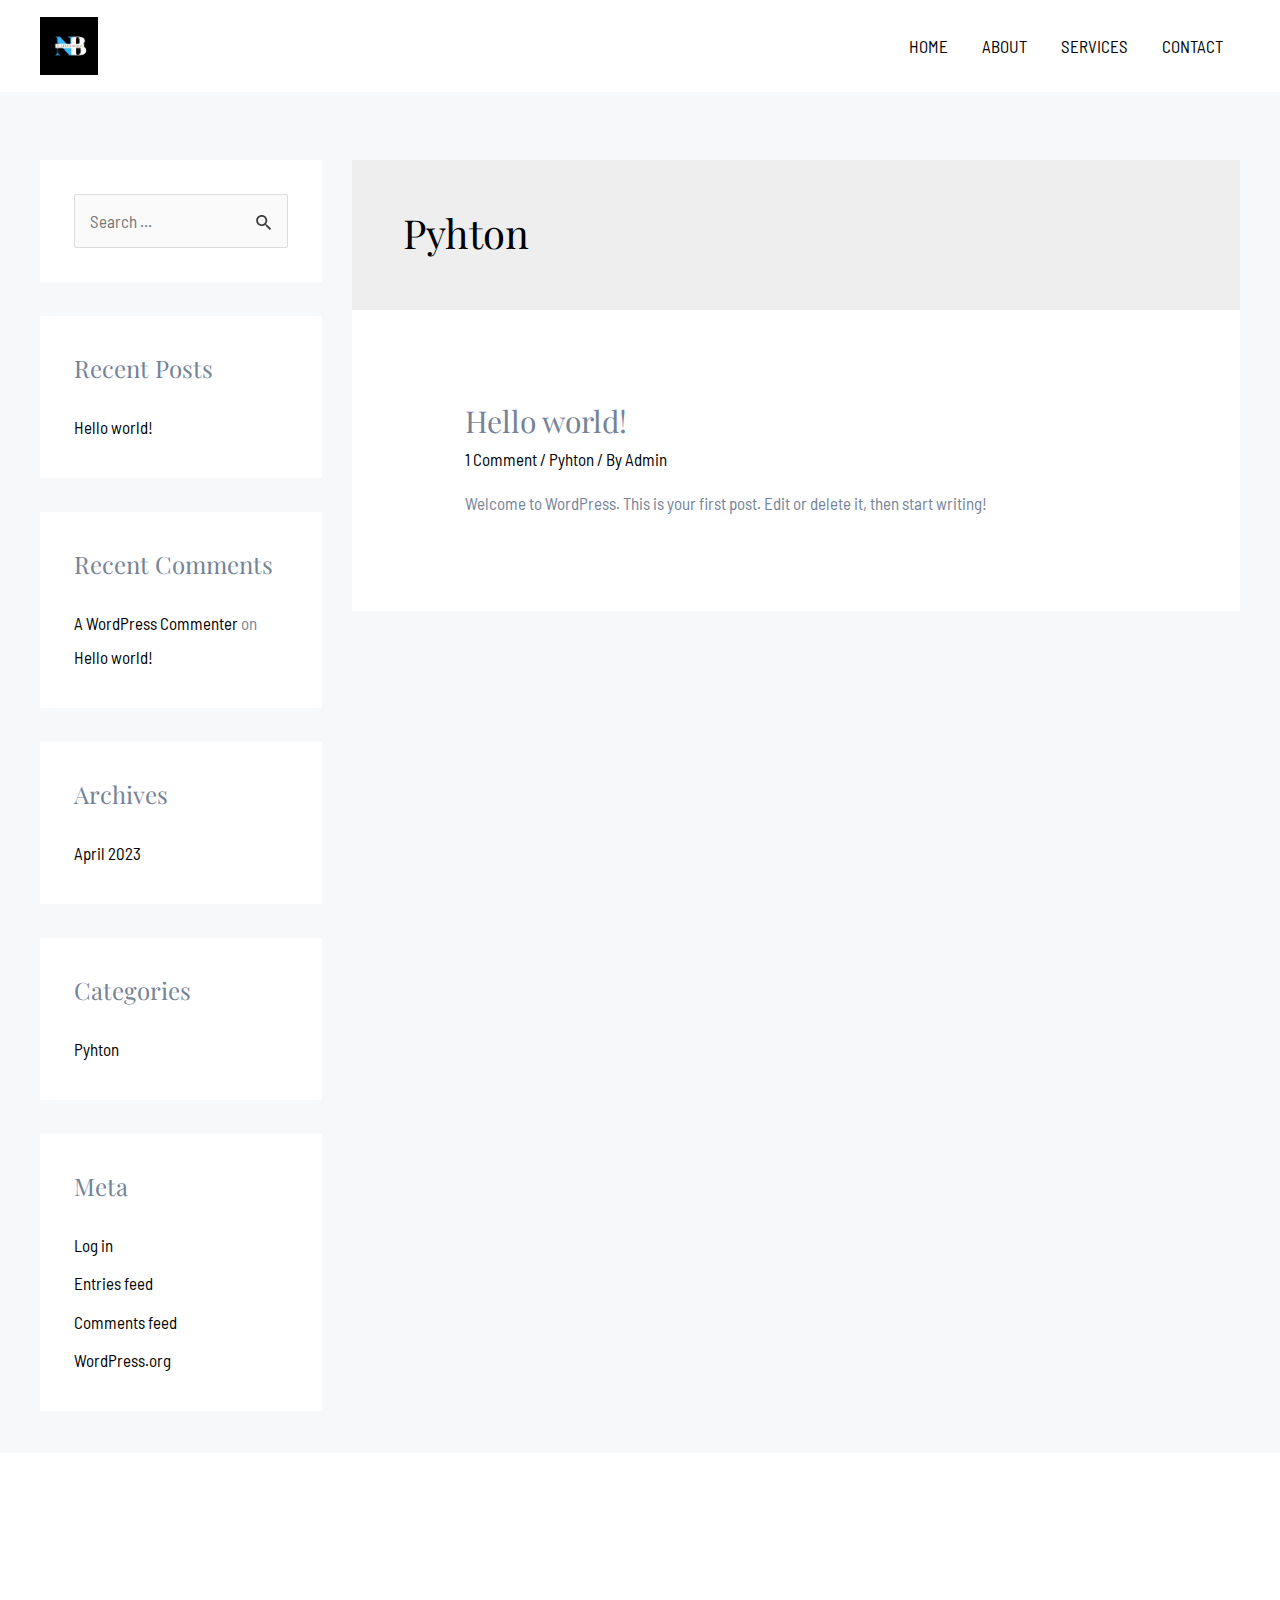
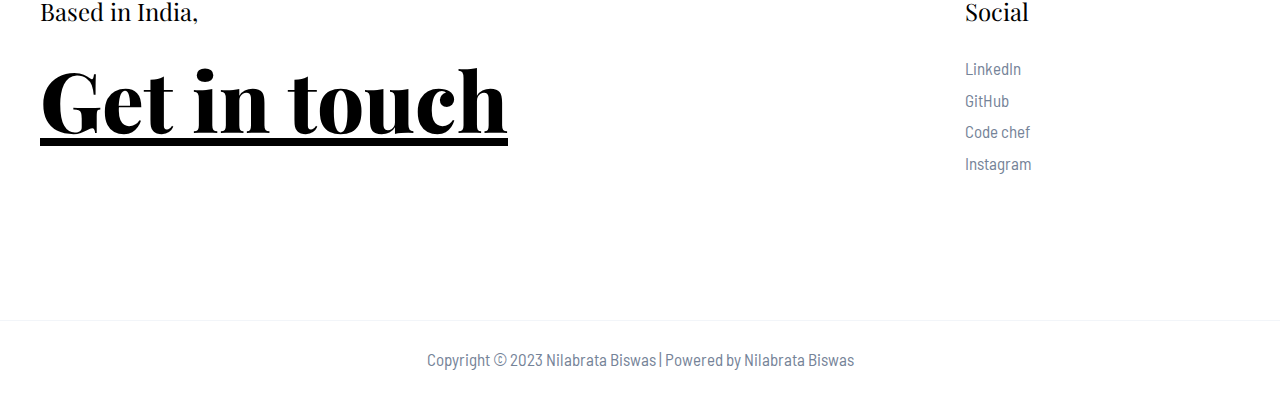
<file: category/pyhton/index.html>
<!DOCTYPE html>
<html lang="en-US">
<head>
<meta charset="UTF-8">
<meta name="viewport" content="width=device-width, initial-scale=1">


<title>Pyhton – Nilabrata Biswas</title>
<meta name="robots" content="max-image-preview:large">
<link rel="dns-prefetch" href="//fonts.googleapis.com">



<link rel="stylesheet" id="astra-theme-css-css" href="https://neel-biswas.github.io/MyPortfolio_2023/wp-content/themes/astra/assets/css/minified/main.min.css" media="all">
<style id="astra-theme-css-inline-css">
.ast-no-sidebar .entry-content .alignfull {margin-left: calc( -50vw + 50%);margin-right: calc( -50vw + 50%);max-width: 100vw;width: 100vw;}.ast-no-sidebar .entry-content .alignwide {margin-left: calc(-41vw + 50%);margin-right: calc(-41vw + 50%);max-width: unset;width: unset;}.ast-no-sidebar .entry-content .alignfull .alignfull,.ast-no-sidebar .entry-content .alignfull .alignwide,.ast-no-sidebar .entry-content .alignwide .alignfull,.ast-no-sidebar .entry-content .alignwide .alignwide,.ast-no-sidebar .entry-content .wp-block-column .alignfull,.ast-no-sidebar .entry-content .wp-block-column .alignwide{width: 100%;margin-left: auto;margin-right: auto;}.wp-block-gallery,.blocks-gallery-grid {margin: 0;}.wp-block-separator {max-width: 100px;}.wp-block-separator.is-style-wide,.wp-block-separator.is-style-dots {max-width: none;}.entry-content .has-2-columns .wp-block-column:first-child {padding-right: 10px;}.entry-content .has-2-columns .wp-block-column:last-child {padding-left: 10px;}@media (max-width: 782px) {.entry-content .wp-block-columns .wp-block-column {flex-basis: 100%;}.entry-content .has-2-columns .wp-block-column:first-child {padding-right: 0;}.entry-content .has-2-columns .wp-block-column:last-child {padding-left: 0;}}body .entry-content .wp-block-latest-posts {margin-left: 0;}body .entry-content .wp-block-latest-posts li {list-style: none;}.ast-no-sidebar .ast-container .entry-content .wp-block-latest-posts {margin-left: 0;}.ast-header-break-point .entry-content .alignwide {margin-left: auto;margin-right: auto;}.entry-content .blocks-gallery-item img {margin-bottom: auto;}.wp-block-pullquote {border-top: 4px solid #555d66;border-bottom: 4px solid #555d66;color: #40464d;}:root{--ast-container-default-xlg-padding:6.67em;--ast-container-default-lg-padding:5.67em;--ast-container-default-slg-padding:4.34em;--ast-container-default-md-padding:3.34em;--ast-container-default-sm-padding:6.67em;--ast-container-default-xs-padding:2.4em;--ast-container-default-xxs-padding:1.4em;--ast-code-block-background:#EEEEEE;--ast-comment-inputs-background:#FAFAFA;}html{font-size:106.25%;}a,.page-title{color:var(--ast-global-color-2);}a:hover,a:focus{color:var(--ast-global-color-1);}body,button,input,select,textarea,.ast-button,.ast-custom-button{font-family:'Barlow Semi Condensed',sans-serif;font-weight:400;font-size:17px;font-size:1rem;}blockquote{color:var(--ast-global-color-3);}h1,.entry-content h1,h2,.entry-content h2,h3,.entry-content h3,h4,.entry-content h4,h5,.entry-content h5,h6,.entry-content h6,.site-title,.site-title a{font-family:'Barlow Semi Condensed',sans-serif;font-weight:500;}.site-title{font-size:35px;font-size:2.0588235294118rem;display:none;}header .custom-logo-link img{max-width:58px;}.astra-logo-svg{width:58px;}.site-header .site-description{font-size:15px;font-size:0.88235294117647rem;display:none;}.entry-title{font-size:30px;font-size:1.7647058823529rem;}h1,.entry-content h1{font-size:83px;font-size:4.8823529411765rem;font-weight:800;font-family:'Playfair Display',serif;line-height:1.1em;}h2,.entry-content h2{font-size:50px;font-size:2.9411764705882rem;font-weight:800;font-family:'Playfair Display',serif;line-height:1.1em;}h3,.entry-content h3{font-size:35px;font-size:2.0588235294118rem;font-weight:800;font-family:'Playfair Display',serif;line-height:1.2em;}h4,.entry-content h4{font-size:22px;font-size:1.2941176470588rem;font-family:'Barlow Semi Condensed',sans-serif;}h5,.entry-content h5{font-size:20px;font-size:1.1764705882353rem;font-family:'Barlow Semi Condensed',sans-serif;}h6,.entry-content h6{font-size:17px;font-size:1rem;font-family:'Barlow Semi Condensed',sans-serif;}::selection{background-color:var(--ast-global-color-0);color:#ffffff;}body,h1,.entry-title a,.entry-content h1,h2,.entry-content h2,h3,.entry-content h3,h4,.entry-content h4,h5,.entry-content h5,h6,.entry-content h6{color:var(--ast-global-color-3);}.tagcloud a:hover,.tagcloud a:focus,.tagcloud a.current-item{color:#ffffff;border-color:var(--ast-global-color-2);background-color:var(--ast-global-color-2);}input:focus,input[type="text"]:focus,input[type="email"]:focus,input[type="url"]:focus,input[type="password"]:focus,input[type="reset"]:focus,input[type="search"]:focus,textarea:focus{border-color:var(--ast-global-color-2);}input[type="radio"]:checked,input[type=reset],input[type="checkbox"]:checked,input[type="checkbox"]:hover:checked,input[type="checkbox"]:focus:checked,input[type=range]::-webkit-slider-thumb{border-color:var(--ast-global-color-2);background-color:var(--ast-global-color-2);box-shadow:none;}.site-footer a:hover + .post-count,.site-footer a:focus + .post-count{background:var(--ast-global-color-2);border-color:var(--ast-global-color-2);}.single .nav-links .nav-previous,.single .nav-links .nav-next{color:var(--ast-global-color-2);}.entry-meta,.entry-meta *{line-height:1.45;color:var(--ast-global-color-2);}.entry-meta a:hover,.entry-meta a:hover *,.entry-meta a:focus,.entry-meta a:focus *,.page-links > .page-link,.page-links .page-link:hover,.post-navigation a:hover{color:var(--ast-global-color-1);}#cat option,.secondary .calendar_wrap thead a,.secondary .calendar_wrap thead a:visited{color:var(--ast-global-color-2);}.secondary .calendar_wrap #today,.ast-progress-val span{background:var(--ast-global-color-2);}.secondary a:hover + .post-count,.secondary a:focus + .post-count{background:var(--ast-global-color-2);border-color:var(--ast-global-color-2);}.calendar_wrap #today > a{color:#ffffff;}.page-links .page-link,.single .post-navigation a{color:var(--ast-global-color-2);}.widget-title{font-size:24px;font-size:1.4117647058824rem;color:var(--ast-global-color-3);}#secondary,#secondary button,#secondary input,#secondary select,#secondary textarea{font-size:17px;font-size:1rem;}a:focus-visible,.ast-menu-toggle:focus-visible,.site .skip-link:focus-visible,.wp-block-loginout input:focus-visible,.wp-block-search.wp-block-search__button-inside .wp-block-search__inside-wrapper,.ast-header-navigation-arrow:focus-visible{outline-style:dotted;outline-color:inherit;outline-width:thin;border-color:transparent;}input:focus,input[type="text"]:focus,input[type="email"]:focus,input[type="url"]:focus,input[type="password"]:focus,input[type="reset"]:focus,input[type="search"]:focus,textarea:focus,.wp-block-search__input:focus,[data-section="section-header-mobile-trigger"] .ast-button-wrap .ast-mobile-menu-trigger-minimal:focus,.ast-mobile-popup-drawer.active .menu-toggle-close:focus,.woocommerce-ordering select.orderby:focus,#ast-scroll-top:focus,.woocommerce a.add_to_cart_button:focus,.woocommerce .button.single_add_to_cart_button:focus{border-style:dotted;border-color:inherit;border-width:thin;outline-color:transparent;}.site-logo-img img{ transition:all 0.2s linear;}#secondary {margin: 4em 0 2.5em;word-break: break-word;line-height: 2;}#secondary li {margin-bottom: 0.25em;}#secondary li:last-child {margin-bottom: 0;}@media (max-width: 768px) {.js_active .ast-plain-container.ast-single-post #secondary {margin-top: 1.5em;}}.ast-separate-container.ast-two-container #secondary .widget {background-color: #fff;padding: 2em;margin-bottom: 2em;}@media (min-width: 993px) {.ast-left-sidebar #secondary {padding-right: 60px;}.ast-right-sidebar #secondary {padding-left: 60px;}}@media (max-width: 993px) {.ast-right-sidebar #secondary {padding-left: 30px;}.ast-left-sidebar #secondary {padding-right: 30px;}}@media (max-width:921px){#ast-desktop-header{display:none;}}@media (min-width:921px){#ast-mobile-header{display:none;}}.wp-block-buttons.aligncenter{justify-content:center;}@media (min-width:1200px){.ast-separate-container.ast-right-sidebar .entry-content .wp-block-image.alignfull,.ast-separate-container.ast-left-sidebar .entry-content .wp-block-image.alignfull,.ast-separate-container.ast-right-sidebar .entry-content .wp-block-cover.alignfull,.ast-separate-container.ast-left-sidebar .entry-content .wp-block-cover.alignfull{margin-left:-6.67em;margin-right:-6.67em;max-width:unset;width:unset;}.ast-separate-container.ast-right-sidebar .entry-content .wp-block-image.alignwide,.ast-separate-container.ast-left-sidebar .entry-content .wp-block-image.alignwide,.ast-separate-container.ast-right-sidebar .entry-content .wp-block-cover.alignwide,.ast-separate-container.ast-left-sidebar .entry-content .wp-block-cover.alignwide{margin-left:-20px;margin-right:-20px;max-width:unset;width:unset;}}@media (min-width:1200px){.wp-block-group .has-background{padding:20px;}}@media (min-width:1200px){.ast-separate-container.ast-right-sidebar .entry-content .wp-block-group.alignwide,.ast-separate-container.ast-left-sidebar .entry-content .wp-block-group.alignwide,.ast-separate-container.ast-right-sidebar .entry-content .wp-block-cover.alignwide,.ast-separate-container.ast-left-sidebar .entry-content .wp-block-cover.alignwide{margin-left:-20px;margin-right:-20px;padding-left:20px;padding-right:20px;}.ast-separate-container.ast-right-sidebar .entry-content .wp-block-group.alignfull,.ast-separate-container.ast-left-sidebar .entry-content .wp-block-group.alignfull,.ast-separate-container.ast-right-sidebar .entry-content .wp-block-cover.alignfull,.ast-separate-container.ast-left-sidebar .entry-content .wp-block-cover.alignfull{margin-left:-6.67em;margin-right:-6.67em;padding-left:6.67em;padding-right:6.67em;}}@media (min-width:1200px){.wp-block-cover-image.alignwide .wp-block-cover__inner-container,.wp-block-cover.alignwide .wp-block-cover__inner-container,.wp-block-cover-image.alignfull .wp-block-cover__inner-container,.wp-block-cover.alignfull .wp-block-cover__inner-container{width:100%;}}.wp-block-columns{margin-bottom:unset;}.wp-block-image.size-full{margin:2rem 0;}.wp-block-separator.has-background{padding:0;}.wp-block-gallery{margin-bottom:1.6em;}.wp-block-group{padding-top:4em;padding-bottom:4em;}.wp-block-group__inner-container .wp-block-columns:last-child,.wp-block-group__inner-container :last-child,.wp-block-table table{margin-bottom:0;}.blocks-gallery-grid{width:100%;}.wp-block-navigation-link__content{padding:5px 0;}.wp-block-group .wp-block-group .has-text-align-center,.wp-block-group .wp-block-column .has-text-align-center{max-width:100%;}.has-text-align-center{margin:0 auto;}@media (min-width:1200px){.wp-block-cover__inner-container,.alignwide .wp-block-group__inner-container,.alignfull .wp-block-group__inner-container{max-width:1200px;margin:0 auto;}.wp-block-group.alignnone,.wp-block-group.aligncenter,.wp-block-group.alignleft,.wp-block-group.alignright,.wp-block-group.alignwide,.wp-block-columns.alignwide{margin:2rem 0 1rem 0;}}@media (max-width:1200px){.wp-block-group{padding:3em;}.wp-block-group .wp-block-group{padding:1.5em;}.wp-block-columns,.wp-block-column{margin:1rem 0;}}@media (min-width:921px){.wp-block-columns .wp-block-group{padding:2em;}}@media (max-width:544px){.wp-block-cover-image .wp-block-cover__inner-container,.wp-block-cover .wp-block-cover__inner-container{width:unset;}.wp-block-cover,.wp-block-cover-image{padding:2em 0;}.wp-block-group,.wp-block-cover{padding:2em;}.wp-block-media-text__media img,.wp-block-media-text__media video{width:unset;max-width:100%;}.wp-block-media-text.has-background .wp-block-media-text__content{padding:1em;}}.wp-block-image.aligncenter{margin-left:auto;margin-right:auto;}.wp-block-table.aligncenter{margin-left:auto;margin-right:auto;}@media (min-width:544px){.entry-content .wp-block-media-text.has-media-on-the-right .wp-block-media-text__content{padding:0 8% 0 0;}.entry-content .wp-block-media-text .wp-block-media-text__content{padding:0 0 0 8%;}.ast-plain-container .site-content .entry-content .has-custom-content-position.is-position-bottom-left > *,.ast-plain-container .site-content .entry-content .has-custom-content-position.is-position-bottom-right > *,.ast-plain-container .site-content .entry-content .has-custom-content-position.is-position-top-left > *,.ast-plain-container .site-content .entry-content .has-custom-content-position.is-position-top-right > *,.ast-plain-container .site-content .entry-content .has-custom-content-position.is-position-center-right > *,.ast-plain-container .site-content .entry-content .has-custom-content-position.is-position-center-left > *{margin:0;}}@media (max-width:544px){.entry-content .wp-block-media-text .wp-block-media-text__content{padding:8% 0;}.wp-block-media-text .wp-block-media-text__media img{width:auto;max-width:100%;}}.wp-block-button.is-style-outline .wp-block-button__link{border-color:rgba(0,0,0,0);border-top-width:1px;border-right-width:1px;border-bottom-width:1px;border-left-width:1px;}div.wp-block-button.is-style-outline > .wp-block-button__link:not(.has-text-color),div.wp-block-button.wp-block-button__link.is-style-outline:not(.has-text-color){color:rgba(0,0,0,0);}.wp-block-button.is-style-outline .wp-block-button__link:hover,div.wp-block-button.is-style-outline .wp-block-button__link:focus,div.wp-block-button.is-style-outline > .wp-block-button__link:not(.has-text-color):hover,div.wp-block-button.wp-block-button__link.is-style-outline:not(.has-text-color):hover{color:var(--ast-global-color-2);background-color:rgba(0,0,0,0);border-color:rgba(0,0,0,0);}.post-page-numbers.current .page-link,.ast-pagination .page-numbers.current{color:#ffffff;border-color:var(--ast-global-color-0);background-color:var(--ast-global-color-0);border-radius:2px;}@media (max-width:921px){.wp-block-button.is-style-outline .wp-block-button__link{padding-top:calc(15px - 1px);padding-right:calc(30px - 1px);padding-bottom:calc(15px - 1px);padding-left:calc(30px - 1px);}}@media (max-width:544px){.wp-block-button.is-style-outline .wp-block-button__link{padding-top:calc(15px - 1px);padding-right:calc(30px - 1px);padding-bottom:calc(15px - 1px);padding-left:calc(30px - 1px);}}@media (min-width:544px){.entry-content > .alignleft{margin-right:20px;}.entry-content > .alignright{margin-left:20px;}.wp-block-group.has-background{padding:20px;}}@media (max-width:921px){.ast-separate-container #primary,.ast-separate-container #secondary{padding:1.5em 0;}#primary,#secondary{padding:1.5em 0;margin:0;}.ast-left-sidebar #content > .ast-container{display:flex;flex-direction:column-reverse;width:100%;}.ast-separate-container .ast-article-post,.ast-separate-container .ast-article-single{padding:1.5em 2.14em;}.ast-author-box img.avatar{margin:20px 0 0 0;}}@media (max-width:921px){#secondary.secondary{padding-top:0;}.ast-separate-container.ast-right-sidebar #secondary{padding-left:1em;padding-right:1em;}.ast-separate-container.ast-two-container #secondary{padding-left:0;padding-right:0;}.ast-page-builder-template .entry-header #secondary,.ast-page-builder-template #secondary{margin-top:1.5em;}}@media (max-width:921px){.ast-right-sidebar #primary{padding-right:0;}.ast-page-builder-template.ast-left-sidebar #secondary,.ast-page-builder-template.ast-right-sidebar #secondary{padding-right:20px;padding-left:20px;}.ast-right-sidebar #secondary,.ast-left-sidebar #primary{padding-left:0;}.ast-left-sidebar #secondary{padding-right:0;}}@media (min-width:922px){.ast-separate-container.ast-right-sidebar #primary,.ast-separate-container.ast-left-sidebar #primary{border:0;}.search-no-results.ast-separate-container #primary{margin-bottom:4em;}}@media (min-width:922px){.ast-right-sidebar #primary{border-right:1px solid var(--ast-border-color);}.ast-left-sidebar #primary{border-left:1px solid var(--ast-border-color);}.ast-right-sidebar #secondary{border-left:1px solid var(--ast-border-color);margin-left:-1px;}.ast-left-sidebar #secondary{border-right:1px solid var(--ast-border-color);margin-right:-1px;}.ast-separate-container.ast-two-container.ast-right-sidebar #secondary{padding-left:30px;padding-right:0;}.ast-separate-container.ast-two-container.ast-left-sidebar #secondary{padding-right:30px;padding-left:0;}.ast-separate-container.ast-right-sidebar #secondary,.ast-separate-container.ast-left-sidebar #secondary{border:0;margin-left:auto;margin-right:auto;}.ast-separate-container.ast-two-container #secondary .widget:last-child{margin-bottom:0;}}.elementor-button-wrapper .elementor-button{border-style:solid;text-decoration:none;border-top-width:1px;border-right-width:1px;border-left-width:1px;border-bottom-width:1px;}body .elementor-button.elementor-size-sm,body .elementor-button.elementor-size-xs,body .elementor-button.elementor-size-md,body .elementor-button.elementor-size-lg,body .elementor-button.elementor-size-xl,body .elementor-button{border-top-left-radius:3px;border-top-right-radius:3px;border-bottom-right-radius:3px;border-bottom-left-radius:3px;padding-top:10px;padding-right:20px;padding-bottom:10px;padding-left:20px;}.elementor-button-wrapper .elementor-button{border-color:rgba(0,0,0,0);background-color:transparent;}.elementor-button-wrapper .elementor-button:hover,.elementor-button-wrapper .elementor-button:focus{color:var(--ast-global-color-2);background-color:rgba(0,0,0,0);border-color:rgba(0,0,0,0);}.wp-block-button .wp-block-button__link ,.elementor-button-wrapper .elementor-button,.elementor-button-wrapper .elementor-button:visited{color:#ffffff;}.elementor-button-wrapper .elementor-button{font-size:16px;font-size:0.94117647058824rem;line-height:1em;text-transform:uppercase;letter-spacing:2px;}body .elementor-button.elementor-size-sm,body .elementor-button.elementor-size-xs,body .elementor-button.elementor-size-md,body .elementor-button.elementor-size-lg,body .elementor-button.elementor-size-xl,body .elementor-button{font-size:16px;font-size:0.94117647058824rem;}.wp-block-button .wp-block-button__link:hover,.wp-block-button .wp-block-button__link:focus{color:var(--ast-global-color-2);background-color:rgba(0,0,0,0);border-color:rgba(0,0,0,0);}.elementor-widget-heading h1.elementor-heading-title{line-height:1.1em;}.elementor-widget-heading h2.elementor-heading-title{line-height:1.1em;}.elementor-widget-heading h3.elementor-heading-title{line-height:1.2em;}.wp-block-button .wp-block-button__link{border:none;background-color:transparent;color:#ffffff;font-family:inherit;font-weight:inherit;line-height:1em;text-transform:uppercase;letter-spacing:2px;font-size:16px;font-size:0.94117647058824rem;padding:15px 30px;border-top-left-radius:3px;border-top-right-radius:3px;border-bottom-right-radius:3px;border-bottom-left-radius:3px;}.wp-block-button.is-style-outline .wp-block-button__link{border-style:solid;border-top-width:1px;border-right-width:1px;border-left-width:1px;border-bottom-width:1px;border-color:rgba(0,0,0,0);padding-top:calc(15px - 1px);padding-right:calc(30px - 1px);padding-bottom:calc(15px - 1px);padding-left:calc(30px - 1px);}@media (max-width:921px){.wp-block-button .wp-block-button__link{border:none;padding:15px 30px;}.wp-block-button.is-style-outline .wp-block-button__link{padding-top:calc(15px - 1px);padding-right:calc(30px - 1px);padding-bottom:calc(15px - 1px);padding-left:calc(30px - 1px);}}@media (max-width:544px){.wp-block-button .wp-block-button__link{border:none;padding:15px 30px;}.wp-block-button.is-style-outline .wp-block-button__link{padding-top:calc(15px - 1px);padding-right:calc(30px - 1px);padding-bottom:calc(15px - 1px);padding-left:calc(30px - 1px);}}.menu-toggle,button,.ast-button,.ast-custom-button,.button,input#submit,input[type="button"],input[type="submit"],input[type="reset"]{border-style:solid;border-top-width:1px;border-right-width:1px;border-left-width:1px;border-bottom-width:1px;color:#ffffff;border-color:rgba(0,0,0,0);background-color:transparent;padding-top:10px;padding-right:20px;padding-bottom:10px;padding-left:20px;font-family:inherit;font-weight:inherit;font-size:16px;font-size:0.94117647058824rem;line-height:1em;text-transform:uppercase;letter-spacing:2px;border-top-left-radius:3px;border-top-right-radius:3px;border-bottom-right-radius:3px;border-bottom-left-radius:3px;}button:focus,.menu-toggle:hover,button:hover,.ast-button:hover,.ast-custom-button:hover .button:hover,.ast-custom-button:hover ,input[type=reset]:hover,input[type=reset]:focus,input#submit:hover,input#submit:focus,input[type="button"]:hover,input[type="button"]:focus,input[type="submit"]:hover,input[type="submit"]:focus{color:var(--ast-global-color-2);background-color:rgba(0,0,0,0);border-color:rgba(0,0,0,0);}@media (max-width:921px){.ast-mobile-header-stack .main-header-bar .ast-search-menu-icon{display:inline-block;}.ast-header-break-point.ast-header-custom-item-outside .ast-mobile-header-stack .main-header-bar .ast-search-icon{margin:0;}.ast-comment-avatar-wrap img{max-width:2.5em;}.ast-separate-container .ast-comment-list li.depth-1{padding:1.5em 2.14em;}.ast-separate-container .comment-respond{padding:2em 2.14em;}.ast-comment-meta{padding:0 1.8888em 1.3333em;}}@media (min-width:544px){.ast-container{max-width:100%;}}@media (max-width:544px){.ast-separate-container .ast-article-post,.ast-separate-container .ast-article-single,.ast-separate-container .comments-title,.ast-separate-container .ast-archive-description{padding:1.5em 1em;}.ast-separate-container #content .ast-container{padding-left:0.54em;padding-right:0.54em;}.ast-separate-container .ast-comment-list li.depth-1{padding:1.5em 1em;margin-bottom:1.5em;}.ast-separate-container .ast-comment-list .bypostauthor{padding:.5em;}.ast-search-menu-icon.ast-dropdown-active .search-field{width:170px;}.ast-separate-container #secondary{padding-top:0;}.ast-separate-container.ast-two-container #secondary .widget{margin-bottom:1.5em;padding-left:1em;padding-right:1em;}}body,.ast-separate-container{background-color:var(--ast-global-color-4);;background-image:none;;}.ast-no-sidebar.ast-separate-container .entry-content .alignfull {margin-left: -6.67em;margin-right: -6.67em;width: auto;}@media (max-width: 1200px) {.ast-no-sidebar.ast-separate-container .entry-content .alignfull {margin-left: -2.4em;margin-right: -2.4em;}}@media (max-width: 768px) {.ast-no-sidebar.ast-separate-container .entry-content .alignfull {margin-left: -2.14em;margin-right: -2.14em;}}@media (max-width: 544px) {.ast-no-sidebar.ast-separate-container .entry-content .alignfull {margin-left: -1em;margin-right: -1em;}}.ast-no-sidebar.ast-separate-container .entry-content .alignwide {margin-left: -20px;margin-right: -20px;}.ast-no-sidebar.ast-separate-container .entry-content .wp-block-column .alignfull,.ast-no-sidebar.ast-separate-container .entry-content .wp-block-column .alignwide {margin-left: auto;margin-right: auto;width: 100%;}@media (max-width:921px){.site-title{display:none;}.site-header .site-description{display:none;}.entry-title{font-size:30px;}h1,.entry-content h1{font-size:60px;}h2,.entry-content h2{font-size:43px;}h3,.entry-content h3{font-size:30px;}}@media (max-width:544px){.site-title{display:none;}.site-header .site-description{display:none;}.entry-title{font-size:30px;}h1,.entry-content h1{font-size:45px;}h2,.entry-content h2{font-size:35px;}h3,.entry-content h3{font-size:20px;}}@media (max-width:921px){html{font-size:96.9%;}}@media (max-width:544px){html{font-size:96.9%;}}@media (min-width:922px){.ast-container{max-width:1240px;}}@media (min-width:922px){.site-content .ast-container{display:flex;}}@media (max-width:921px){.site-content .ast-container{flex-direction:column;}}@media (min-width:922px){.main-header-menu .sub-menu .menu-item.ast-left-align-sub-menu:hover > .sub-menu,.main-header-menu .sub-menu .menu-item.ast-left-align-sub-menu.focus > .sub-menu{margin-left:-0px;}}blockquote {padding: 1.2em;}:root .has-ast-global-color-0-color{color:var(--ast-global-color-0);}:root .has-ast-global-color-0-background-color{background-color:var(--ast-global-color-0);}:root .wp-block-button .has-ast-global-color-0-color{color:var(--ast-global-color-0);}:root .wp-block-button .has-ast-global-color-0-background-color{background-color:var(--ast-global-color-0);}:root .has-ast-global-color-1-color{color:var(--ast-global-color-1);}:root .has-ast-global-color-1-background-color{background-color:var(--ast-global-color-1);}:root .wp-block-button .has-ast-global-color-1-color{color:var(--ast-global-color-1);}:root .wp-block-button .has-ast-global-color-1-background-color{background-color:var(--ast-global-color-1);}:root .has-ast-global-color-2-color{color:var(--ast-global-color-2);}:root .has-ast-global-color-2-background-color{background-color:var(--ast-global-color-2);}:root .wp-block-button .has-ast-global-color-2-color{color:var(--ast-global-color-2);}:root .wp-block-button .has-ast-global-color-2-background-color{background-color:var(--ast-global-color-2);}:root .has-ast-global-color-3-color{color:var(--ast-global-color-3);}:root .has-ast-global-color-3-background-color{background-color:var(--ast-global-color-3);}:root .wp-block-button .has-ast-global-color-3-color{color:var(--ast-global-color-3);}:root .wp-block-button .has-ast-global-color-3-background-color{background-color:var(--ast-global-color-3);}:root .has-ast-global-color-4-color{color:var(--ast-global-color-4);}:root .has-ast-global-color-4-background-color{background-color:var(--ast-global-color-4);}:root .wp-block-button .has-ast-global-color-4-color{color:var(--ast-global-color-4);}:root .wp-block-button .has-ast-global-color-4-background-color{background-color:var(--ast-global-color-4);}:root .has-ast-global-color-5-color{color:var(--ast-global-color-5);}:root .has-ast-global-color-5-background-color{background-color:var(--ast-global-color-5);}:root .wp-block-button .has-ast-global-color-5-color{color:var(--ast-global-color-5);}:root .wp-block-button .has-ast-global-color-5-background-color{background-color:var(--ast-global-color-5);}:root .has-ast-global-color-6-color{color:var(--ast-global-color-6);}:root .has-ast-global-color-6-background-color{background-color:var(--ast-global-color-6);}:root .wp-block-button .has-ast-global-color-6-color{color:var(--ast-global-color-6);}:root .wp-block-button .has-ast-global-color-6-background-color{background-color:var(--ast-global-color-6);}:root .has-ast-global-color-7-color{color:var(--ast-global-color-7);}:root .has-ast-global-color-7-background-color{background-color:var(--ast-global-color-7);}:root .wp-block-button .has-ast-global-color-7-color{color:var(--ast-global-color-7);}:root .wp-block-button .has-ast-global-color-7-background-color{background-color:var(--ast-global-color-7);}:root .has-ast-global-color-8-color{color:var(--ast-global-color-8);}:root .has-ast-global-color-8-background-color{background-color:var(--ast-global-color-8);}:root .wp-block-button .has-ast-global-color-8-color{color:var(--ast-global-color-8);}:root .wp-block-button .has-ast-global-color-8-background-color{background-color:var(--ast-global-color-8);}:root{--ast-global-color-0:#009bdf;--ast-global-color-1:#009bdf;--ast-global-color-2:#000000;--ast-global-color-3:#758398;--ast-global-color-4:#f6f8fa;--ast-global-color-5:#ffffff;--ast-global-color-6:#243673;--ast-global-color-7:#FBFCFF;--ast-global-color-8:#BFD1FF;}:root {--ast-border-color : #dddddd;}.ast-archive-entry-banner {-js-display: flex;display: flex;flex-direction: column;justify-content: center;text-align: center;position: relative;background: #eeeeee;}.ast-archive-entry-banner[data-banner-width-type="custom"] {margin: 0 auto;width: 100%;}.ast-archive-entry-banner[data-banner-layout="layout-1"] {background: inherit;padding: 20px 0;text-align: left;}body.archive .ast-archive-description{max-width:1200px;width:100%;text-align:left;padding-top:3em;padding-right:3em;padding-bottom:3em;padding-left:3em;}body.archive .ast-archive-description .ast-archive-title,body.archive .ast-archive-description .ast-archive-title *{font-size:40px;font-size:2.3529411764706rem;}body.archive .ast-archive-description > *:not(:last-child){margin-bottom:10px;}@media (max-width:921px){body.archive .ast-archive-description{text-align:left;}}@media (max-width:544px){body.archive .ast-archive-description{text-align:left;}}.ast-breadcrumbs .trail-browse,.ast-breadcrumbs .trail-items,.ast-breadcrumbs .trail-items li{display:inline-block;margin:0;padding:0;border:none;background:inherit;text-indent:0;}.ast-breadcrumbs .trail-browse{font-size:inherit;font-style:inherit;font-weight:inherit;color:inherit;}.ast-breadcrumbs .trail-items{list-style:none;}.trail-items li::after{padding:0 0.3em;content:"\00bb";}.trail-items li:last-of-type::after{display:none;}h1,.entry-content h1,h2,.entry-content h2,h3,.entry-content h3,h4,.entry-content h4,h5,.entry-content h5,h6,.entry-content h6{color:var(--ast-global-color-2);}@media (max-width:921px){.ast-builder-grid-row-container.ast-builder-grid-row-tablet-3-firstrow .ast-builder-grid-row > *:first-child,.ast-builder-grid-row-container.ast-builder-grid-row-tablet-3-lastrow .ast-builder-grid-row > *:last-child{grid-column:1 / -1;}}@media (max-width:544px){.ast-builder-grid-row-container.ast-builder-grid-row-mobile-3-firstrow .ast-builder-grid-row > *:first-child,.ast-builder-grid-row-container.ast-builder-grid-row-mobile-3-lastrow .ast-builder-grid-row > *:last-child{grid-column:1 / -1;}}.ast-builder-layout-element[data-section="title_tagline"]{display:flex;}@media (max-width:921px){.ast-header-break-point .ast-builder-layout-element[data-section="title_tagline"]{display:flex;}}@media (max-width:544px){.ast-header-break-point .ast-builder-layout-element[data-section="title_tagline"]{display:flex;}}.ast-builder-menu-1{font-family:inherit;font-weight:inherit;text-transform:uppercase;}.ast-builder-menu-1 .sub-menu,.ast-builder-menu-1 .inline-on-mobile .sub-menu{border-top-width:2px;border-bottom-width:0px;border-right-width:0px;border-left-width:0px;border-color:var(--ast-global-color-0);border-style:solid;}.ast-builder-menu-1 .main-header-menu > .menu-item > .sub-menu,.ast-builder-menu-1 .main-header-menu > .menu-item > .astra-full-megamenu-wrapper{margin-top:0px;}.ast-desktop .ast-builder-menu-1 .main-header-menu > .menu-item > .sub-menu:before,.ast-desktop .ast-builder-menu-1 .main-header-menu > .menu-item > .astra-full-megamenu-wrapper:before{height:calc( 0px + 5px );}.ast-desktop .ast-builder-menu-1 .menu-item .sub-menu .menu-link{border-style:none;}@media (max-width:921px){.ast-header-break-point .ast-builder-menu-1 .menu-item.menu-item-has-children > .ast-menu-toggle{top:0;}.ast-builder-menu-1 .menu-item-has-children > .menu-link:after{content:unset;}.ast-builder-menu-1 .main-header-menu > .menu-item > .sub-menu,.ast-builder-menu-1 .main-header-menu > .menu-item > .astra-full-megamenu-wrapper{margin-top:0;}}@media (max-width:544px){.ast-header-break-point .ast-builder-menu-1 .menu-item.menu-item-has-children > .ast-menu-toggle{top:0;}.ast-builder-menu-1 .main-header-menu > .menu-item > .sub-menu,.ast-builder-menu-1 .main-header-menu > .menu-item > .astra-full-megamenu-wrapper{margin-top:0;}}.ast-builder-menu-1{display:flex;}@media (max-width:921px){.ast-header-break-point .ast-builder-menu-1{display:flex;}}@media (max-width:544px){.ast-header-break-point .ast-builder-menu-1{display:flex;}}.ast-desktop .ast-menu-hover-style-underline > .menu-item > .menu-link:before,.ast-desktop .ast-menu-hover-style-overline > .menu-item > .menu-link:before {content: "";position: absolute;width: 100%;right: 50%;height: 1px;background-color: transparent;transform: scale(0,0) translate(-50%,0);transition: transform .3s ease-in-out,color .0s ease-in-out;}.ast-desktop .ast-menu-hover-style-underline > .menu-item:hover > .menu-link:before,.ast-desktop .ast-menu-hover-style-overline > .menu-item:hover > .menu-link:before {width: calc(100% - 1.2em);background-color: currentColor;transform: scale(1,1) translate(50%,0);}.ast-desktop .ast-menu-hover-style-underline > .menu-item > .menu-link:before {bottom: 0;}.ast-desktop .ast-menu-hover-style-overline > .menu-item > .menu-link:before {top: 0;}.ast-desktop .ast-menu-hover-style-zoom > .menu-item > .menu-link:hover {transition: all .3s ease;transform: scale(1.2);}.site-below-footer-wrap{padding-top:20px;padding-bottom:20px;}.site-below-footer-wrap[data-section="section-below-footer-builder"]{background-color:rgba(255,255,255,0);;background-image:none;;min-height:80px;border-style:solid;border-width:0px;border-top-width:1px;border-top-color:rgba(8,63,135,0.05);}.site-below-footer-wrap[data-section="section-below-footer-builder"] .ast-builder-grid-row{max-width:1200px;margin-left:auto;margin-right:auto;}.site-below-footer-wrap[data-section="section-below-footer-builder"] .ast-builder-grid-row,.site-below-footer-wrap[data-section="section-below-footer-builder"] .site-footer-section{align-items:flex-start;}.site-below-footer-wrap[data-section="section-below-footer-builder"].ast-footer-row-inline .site-footer-section{display:flex;margin-bottom:0;}.ast-builder-grid-row-full .ast-builder-grid-row{grid-template-columns:1fr;}@media (max-width:921px){.site-below-footer-wrap[data-section="section-below-footer-builder"].ast-footer-row-tablet-inline .site-footer-section{display:flex;margin-bottom:0;}.site-below-footer-wrap[data-section="section-below-footer-builder"].ast-footer-row-tablet-stack .site-footer-section{display:block;margin-bottom:10px;}.ast-builder-grid-row-container.ast-builder-grid-row-tablet-full .ast-builder-grid-row{grid-template-columns:1fr;}}@media (max-width:544px){.site-below-footer-wrap[data-section="section-below-footer-builder"].ast-footer-row-mobile-inline .site-footer-section{display:flex;margin-bottom:0;}.site-below-footer-wrap[data-section="section-below-footer-builder"].ast-footer-row-mobile-stack .site-footer-section{display:block;margin-bottom:10px;}.ast-builder-grid-row-container.ast-builder-grid-row-mobile-full .ast-builder-grid-row{grid-template-columns:1fr;}}.site-below-footer-wrap[data-section="section-below-footer-builder"]{display:grid;}@media (max-width:921px){.ast-header-break-point .site-below-footer-wrap[data-section="section-below-footer-builder"]{display:grid;}}@media (max-width:544px){.ast-header-break-point .site-below-footer-wrap[data-section="section-below-footer-builder"]{display:grid;}}.ast-footer-copyright{text-align:center;}.ast-footer-copyright {color:var(--ast-global-color-3);}@media (max-width:921px){.ast-footer-copyright{text-align:center;}}@media (max-width:544px){.ast-footer-copyright{text-align:center;}}.ast-footer-copyright.ast-builder-layout-element{display:flex;}@media (max-width:921px){.ast-header-break-point .ast-footer-copyright.ast-builder-layout-element{display:flex;}}@media (max-width:544px){.ast-header-break-point .ast-footer-copyright.ast-builder-layout-element{display:flex;}}.site-footer{background-color:var(--ast-global-color-5);;background-image:none;;}@media (max-width:921px){.ast-hfb-header .site-footer{padding-left:25px;padding-right:25px;}}.site-primary-footer-wrap{padding-top:45px;padding-bottom:45px;}.site-primary-footer-wrap[data-section="section-primary-footer-builder"]{background-color:rgba(255,255,255,0);;background-image:none;;}.site-primary-footer-wrap[data-section="section-primary-footer-builder"] .ast-builder-grid-row{max-width:1200px;margin-left:auto;margin-right:auto;}.site-primary-footer-wrap[data-section="section-primary-footer-builder"] .ast-builder-grid-row,.site-primary-footer-wrap[data-section="section-primary-footer-builder"] .site-footer-section{align-items:flex-start;}.site-primary-footer-wrap[data-section="section-primary-footer-builder"].ast-footer-row-inline .site-footer-section{display:flex;margin-bottom:0;}.ast-builder-grid-row-3-lheavy .ast-builder-grid-row{grid-template-columns:2fr 1fr 1fr;}@media (max-width:921px){.site-primary-footer-wrap[data-section="section-primary-footer-builder"].ast-footer-row-tablet-inline .site-footer-section{display:flex;margin-bottom:0;}.site-primary-footer-wrap[data-section="section-primary-footer-builder"].ast-footer-row-tablet-stack .site-footer-section{display:block;margin-bottom:10px;}.ast-builder-grid-row-container.ast-builder-grid-row-tablet-3-equal .ast-builder-grid-row{grid-template-columns:repeat( 3,1fr );}}@media (max-width:544px){.site-primary-footer-wrap[data-section="section-primary-footer-builder"].ast-footer-row-mobile-inline .site-footer-section{display:flex;margin-bottom:0;}.site-primary-footer-wrap[data-section="section-primary-footer-builder"].ast-footer-row-mobile-stack .site-footer-section{display:block;margin-bottom:10px;}.ast-builder-grid-row-container.ast-builder-grid-row-mobile-full .ast-builder-grid-row{grid-template-columns:1fr;}}.site-primary-footer-wrap[data-section="section-primary-footer-builder"]{padding-top:140px;padding-bottom:130px;padding-left:30px;padding-right:30px;}@media (max-width:921px){.site-primary-footer-wrap[data-section="section-primary-footer-builder"]{padding-top:50px;padding-bottom:100px;padding-left:0px;padding-right:0px;}}@media (max-width:544px){.site-primary-footer-wrap[data-section="section-primary-footer-builder"]{padding-top:75px;padding-bottom:50px;padding-left:0px;padding-right:0px;}}.site-primary-footer-wrap[data-section="section-primary-footer-builder"]{display:grid;}@media (max-width:921px){.ast-header-break-point .site-primary-footer-wrap[data-section="section-primary-footer-builder"]{display:grid;}}@media (max-width:544px){.ast-header-break-point .site-primary-footer-wrap[data-section="section-primary-footer-builder"]{display:grid;}}.footer-widget-area[data-section="sidebar-widgets-footer-widget-1"].footer-widget-area-inner{text-align:left;}@media (max-width:921px){.footer-widget-area[data-section="sidebar-widgets-footer-widget-1"].footer-widget-area-inner{text-align:left;}}@media (max-width:544px){.footer-widget-area[data-section="sidebar-widgets-footer-widget-1"].footer-widget-area-inner{text-align:center;}}.footer-widget-area[data-section="sidebar-widgets-footer-widget-2"].footer-widget-area-inner{text-align:left;}@media (max-width:921px){.footer-widget-area[data-section="sidebar-widgets-footer-widget-2"].footer-widget-area-inner{text-align:left;}}@media (max-width:544px){.footer-widget-area[data-section="sidebar-widgets-footer-widget-2"].footer-widget-area-inner{text-align:center;}}.footer-widget-area[data-section="sidebar-widgets-footer-widget-3"].footer-widget-area-inner{text-align:left;}@media (max-width:921px){.footer-widget-area[data-section="sidebar-widgets-footer-widget-3"].footer-widget-area-inner{text-align:left;}}@media (max-width:544px){.footer-widget-area[data-section="sidebar-widgets-footer-widget-3"].footer-widget-area-inner{text-align:center;}}.footer-widget-area[data-section="sidebar-widgets-footer-widget-1"].footer-widget-area-inner a{color:var(--ast-global-color-3);}.footer-widget-area[data-section="sidebar-widgets-footer-widget-1"].footer-widget-area-inner a:hover{color:var(--ast-global-color-1);}.footer-widget-area[data-section="sidebar-widgets-footer-widget-1"] .widget-title{color:var(--ast-global-color-2);}.footer-widget-area[data-section="sidebar-widgets-footer-widget-1"]{display:block;}@media (max-width:921px){.ast-header-break-point .footer-widget-area[data-section="sidebar-widgets-footer-widget-1"]{display:block;}}@media (max-width:544px){.ast-header-break-point .footer-widget-area[data-section="sidebar-widgets-footer-widget-1"]{display:block;}}.footer-widget-area[data-section="sidebar-widgets-footer-widget-2"].footer-widget-area-inner a{color:var(--ast-global-color-2);}.footer-widget-area[data-section="sidebar-widgets-footer-widget-2"].footer-widget-area-inner a:hover{color:var(--ast-global-color-1);}.footer-widget-area[data-section="sidebar-widgets-footer-widget-2"] .widget-title{color:var(--ast-global-color-2);}.footer-widget-area[data-section="sidebar-widgets-footer-widget-2"]{display:block;}@media (max-width:921px){.ast-header-break-point .footer-widget-area[data-section="sidebar-widgets-footer-widget-2"]{display:block;}}@media (max-width:544px){.ast-header-break-point .footer-widget-area[data-section="sidebar-widgets-footer-widget-2"]{display:block;}}.footer-widget-area[data-section="sidebar-widgets-footer-widget-3"].footer-widget-area-inner a{color:var(--ast-global-color-3);}.footer-widget-area[data-section="sidebar-widgets-footer-widget-3"].footer-widget-area-inner a:hover{color:var(--ast-global-color-1);}.footer-widget-area[data-section="sidebar-widgets-footer-widget-3"] .widget-title{color:var(--ast-global-color-2);}.footer-widget-area[data-section="sidebar-widgets-footer-widget-3"]{display:block;}@media (max-width:921px){.ast-header-break-point .footer-widget-area[data-section="sidebar-widgets-footer-widget-3"]{display:block;}}@media (max-width:544px){.ast-header-break-point .footer-widget-area[data-section="sidebar-widgets-footer-widget-3"]{display:block;}}.elementor-template-full-width .ast-container{display:block;}@media (max-width:544px){.elementor-element .elementor-wc-products .woocommerce[class*="columns-"] ul.products li.product{width:auto;margin:0;}.elementor-element .woocommerce .woocommerce-result-count{float:none;}}.ast-header-break-point .main-header-bar{border-bottom-width:1px;}@media (min-width:922px){.main-header-bar{border-bottom-width:1px;}}@media (min-width:922px){#primary{width:74%;}#secondary{width:26%;}}.main-header-menu .menu-item, #astra-footer-menu .menu-item, .main-header-bar .ast-masthead-custom-menu-items{-js-display:flex;display:flex;-webkit-box-pack:center;-webkit-justify-content:center;-moz-box-pack:center;-ms-flex-pack:center;justify-content:center;-webkit-box-orient:vertical;-webkit-box-direction:normal;-webkit-flex-direction:column;-moz-box-orient:vertical;-moz-box-direction:normal;-ms-flex-direction:column;flex-direction:column;}.main-header-menu > .menu-item > .menu-link, #astra-footer-menu > .menu-item > .menu-link{height:100%;-webkit-box-align:center;-webkit-align-items:center;-moz-box-align:center;-ms-flex-align:center;align-items:center;-js-display:flex;display:flex;}.ast-header-break-point .main-navigation ul .menu-item .menu-link .icon-arrow:first-of-type svg{top:.2em;margin-top:0px;margin-left:0px;width:.65em;transform:translate(0, -2px) rotateZ(270deg);}.ast-mobile-popup-content .ast-submenu-expanded > .ast-menu-toggle{transform:rotateX(180deg);overflow-y:auto;}.ast-separate-container .blog-layout-1, .ast-separate-container .blog-layout-2, .ast-separate-container .blog-layout-3{background-color:transparent;background-image:none;}.ast-separate-container .ast-article-post{background-color:var(--ast-global-color-5);;background-image:none;;}@media (max-width:921px){.ast-separate-container .ast-article-post{background-color:var(--ast-global-color-5);;background-image:none;;}}@media (max-width:544px){.ast-separate-container .ast-article-post{background-color:var(--ast-global-color-5);;background-image:none;;}}.ast-separate-container .ast-article-single:not(.ast-related-post), .ast-separate-container .comments-area .comment-respond,.ast-separate-container .comments-area .ast-comment-list li, .ast-separate-container .ast-woocommerce-container, .ast-separate-container .error-404, .ast-separate-container .no-results, .single.ast-separate-container  .ast-author-meta, .ast-separate-container .related-posts-title-wrapper, .ast-separate-container.ast-two-container #secondary .widget,.ast-separate-container .comments-count-wrapper, .ast-box-layout.ast-plain-container .site-content,.ast-padded-layout.ast-plain-container .site-content, .ast-separate-container .comments-area .comments-title, .ast-narrow-container .site-content{background-color:var(--ast-global-color-5);;background-image:none;;}@media (max-width:921px){.ast-separate-container .ast-article-single:not(.ast-related-post), .ast-separate-container .comments-area .comment-respond,.ast-separate-container .comments-area .ast-comment-list li, .ast-separate-container .ast-woocommerce-container, .ast-separate-container .error-404, .ast-separate-container .no-results, .single.ast-separate-container  .ast-author-meta, .ast-separate-container .related-posts-title-wrapper, .ast-separate-container.ast-two-container #secondary .widget,.ast-separate-container .comments-count-wrapper, .ast-box-layout.ast-plain-container .site-content,.ast-padded-layout.ast-plain-container .site-content, .ast-separate-container .comments-area .comments-title, .ast-narrow-container .site-content{background-color:var(--ast-global-color-5);;background-image:none;;}}@media (max-width:544px){.ast-separate-container .ast-article-single:not(.ast-related-post), .ast-separate-container .comments-area .comment-respond,.ast-separate-container .comments-area .ast-comment-list li, .ast-separate-container .ast-woocommerce-container, .ast-separate-container .error-404, .ast-separate-container .no-results, .single.ast-separate-container  .ast-author-meta, .ast-separate-container .related-posts-title-wrapper, .ast-separate-container.ast-two-container #secondary .widget,.ast-separate-container .comments-count-wrapper, .ast-box-layout.ast-plain-container .site-content,.ast-padded-layout.ast-plain-container .site-content, .ast-separate-container .comments-area .comments-title, .ast-narrow-container .site-content{background-color:var(--ast-global-color-5);;background-image:none;;}}.ast-mobile-header-content > *,.ast-desktop-header-content > * {padding: 10px 0;height: auto;}.ast-mobile-header-content > *:first-child,.ast-desktop-header-content > *:first-child {padding-top: 10px;}.ast-mobile-header-content > .ast-builder-menu,.ast-desktop-header-content > .ast-builder-menu {padding-top: 0;}.ast-mobile-header-content > *:last-child,.ast-desktop-header-content > *:last-child {padding-bottom: 0;}.ast-mobile-header-content .ast-search-menu-icon.ast-inline-search label,.ast-desktop-header-content .ast-search-menu-icon.ast-inline-search label {width: 100%;}.ast-desktop-header-content .main-header-bar-navigation .ast-submenu-expanded > .ast-menu-toggle::before {transform: rotateX(180deg);}#ast-desktop-header .ast-desktop-header-content,.ast-mobile-header-content .ast-search-icon,.ast-desktop-header-content .ast-search-icon,.ast-mobile-header-wrap .ast-mobile-header-content,.ast-main-header-nav-open.ast-popup-nav-open .ast-mobile-header-wrap .ast-mobile-header-content,.ast-main-header-nav-open.ast-popup-nav-open .ast-desktop-header-content {display: none;}.ast-main-header-nav-open.ast-header-break-point #ast-desktop-header .ast-desktop-header-content,.ast-main-header-nav-open.ast-header-break-point .ast-mobile-header-wrap .ast-mobile-header-content {display: block;}.ast-desktop .ast-desktop-header-content .astra-menu-animation-slide-up > .menu-item > .sub-menu,.ast-desktop .ast-desktop-header-content .astra-menu-animation-slide-up > .menu-item .menu-item > .sub-menu,.ast-desktop .ast-desktop-header-content .astra-menu-animation-slide-down > .menu-item > .sub-menu,.ast-desktop .ast-desktop-header-content .astra-menu-animation-slide-down > .menu-item .menu-item > .sub-menu,.ast-desktop .ast-desktop-header-content .astra-menu-animation-fade > .menu-item > .sub-menu,.ast-desktop .ast-desktop-header-content .astra-menu-animation-fade > .menu-item .menu-item > .sub-menu {opacity: 1;visibility: visible;}.ast-hfb-header.ast-default-menu-enable.ast-header-break-point .ast-mobile-header-wrap .ast-mobile-header-content .main-header-bar-navigation {width: unset;margin: unset;}.ast-mobile-header-content.content-align-flex-end .main-header-bar-navigation .menu-item-has-children > .ast-menu-toggle,.ast-desktop-header-content.content-align-flex-end .main-header-bar-navigation .menu-item-has-children > .ast-menu-toggle {left: calc( 20px - 0.907em);right: auto;}.ast-mobile-header-content .ast-search-menu-icon,.ast-mobile-header-content .ast-search-menu-icon.slide-search,.ast-desktop-header-content .ast-search-menu-icon,.ast-desktop-header-content .ast-search-menu-icon.slide-search {width: 100%;position: relative;display: block;right: auto;transform: none;}.ast-mobile-header-content .ast-search-menu-icon.slide-search .search-form,.ast-mobile-header-content .ast-search-menu-icon .search-form,.ast-desktop-header-content .ast-search-menu-icon.slide-search .search-form,.ast-desktop-header-content .ast-search-menu-icon .search-form {right: 0;visibility: visible;opacity: 1;position: relative;top: auto;transform: none;padding: 0;display: block;overflow: hidden;}.ast-mobile-header-content .ast-search-menu-icon.ast-inline-search .search-field,.ast-mobile-header-content .ast-search-menu-icon .search-field,.ast-desktop-header-content .ast-search-menu-icon.ast-inline-search .search-field,.ast-desktop-header-content .ast-search-menu-icon .search-field {width: 100%;padding-right: 5.5em;}.ast-mobile-header-content .ast-search-menu-icon .search-submit,.ast-desktop-header-content .ast-search-menu-icon .search-submit {display: block;position: absolute;height: 100%;top: 0;right: 0;padding: 0 1em;border-radius: 0;}.ast-hfb-header.ast-default-menu-enable.ast-header-break-point .ast-mobile-header-wrap .ast-mobile-header-content .main-header-bar-navigation ul .sub-menu .menu-link {padding-left: 30px;}.ast-hfb-header.ast-default-menu-enable.ast-header-break-point .ast-mobile-header-wrap .ast-mobile-header-content .main-header-bar-navigation .sub-menu .menu-item .menu-item .menu-link {padding-left: 40px;}.ast-mobile-popup-drawer.active .ast-mobile-popup-inner{background-color:#ffffff;;}.ast-mobile-header-wrap .ast-mobile-header-content, .ast-desktop-header-content{background-color:#ffffff;;}.ast-mobile-popup-content > *, .ast-mobile-header-content > *, .ast-desktop-popup-content > *, .ast-desktop-header-content > *{padding-top:0px;padding-bottom:0px;}.content-align-flex-start .ast-builder-layout-element{justify-content:flex-start;}.content-align-flex-start .main-header-menu{text-align:left;}.ast-mobile-popup-drawer.active .menu-toggle-close{color:#3a3a3a;}.ast-mobile-header-wrap .ast-primary-header-bar,.ast-primary-header-bar .site-primary-header-wrap{min-height:35px;}.ast-desktop .ast-primary-header-bar .main-header-menu > .menu-item{line-height:35px;}@media (max-width:921px){#masthead .ast-mobile-header-wrap .ast-primary-header-bar,#masthead .ast-mobile-header-wrap .ast-below-header-bar{padding-left:20px;padding-right:20px;}}.ast-header-break-point .ast-primary-header-bar{border-bottom-width:0px;border-bottom-color:#eaeaea;border-bottom-style:solid;}@media (min-width:922px){.ast-primary-header-bar{border-bottom-width:0px;border-bottom-color:#eaeaea;border-bottom-style:solid;}}.ast-primary-header-bar{background-color:var(--ast-global-color-5);;background-image:none;;}.ast-primary-header-bar{display:block;}@media (max-width:921px){.ast-header-break-point .ast-primary-header-bar{display:grid;}}@media (max-width:544px){.ast-header-break-point .ast-primary-header-bar{display:grid;}}[data-section="section-header-mobile-trigger"] .ast-button-wrap .ast-mobile-menu-trigger-outline{background:transparent;color:var(--ast-global-color-2);border-top-width:1px;border-bottom-width:1px;border-right-width:1px;border-left-width:1px;border-style:solid;border-color:var(--ast-global-color-0);border-top-left-radius:2px;border-top-right-radius:2px;border-bottom-right-radius:2px;border-bottom-left-radius:2px;}[data-section="section-header-mobile-trigger"] .ast-button-wrap .mobile-menu-toggle-icon .ast-mobile-svg{width:20px;height:20px;fill:var(--ast-global-color-2);}[data-section="section-header-mobile-trigger"] .ast-button-wrap .mobile-menu-wrap .mobile-menu{color:var(--ast-global-color-2);font-size:281px;}.ast-builder-menu-mobile .main-navigation .menu-item.menu-item-has-children > .ast-menu-toggle{top:0;}.ast-builder-menu-mobile .main-navigation .menu-item-has-children > .menu-link:after{content:unset;}.ast-hfb-header .ast-builder-menu-mobile .main-navigation .main-header-menu, .ast-hfb-header .ast-builder-menu-mobile .main-navigation .main-header-menu, .ast-hfb-header .ast-mobile-header-content .ast-builder-menu-mobile .main-navigation .main-header-menu, .ast-hfb-header .ast-mobile-popup-content .ast-builder-menu-mobile .main-navigation .main-header-menu{border-top-width:1px;border-color:#eaeaea;}.ast-hfb-header .ast-builder-menu-mobile .main-navigation .menu-item .sub-menu .menu-link, .ast-hfb-header .ast-builder-menu-mobile .main-navigation .menu-item .menu-link, .ast-hfb-header .ast-builder-menu-mobile .main-navigation .menu-item .sub-menu .menu-link, .ast-hfb-header .ast-builder-menu-mobile .main-navigation .menu-item .menu-link, .ast-hfb-header .ast-mobile-header-content .ast-builder-menu-mobile .main-navigation .menu-item .sub-menu .menu-link, .ast-hfb-header .ast-mobile-header-content .ast-builder-menu-mobile .main-navigation .menu-item .menu-link, .ast-hfb-header .ast-mobile-popup-content .ast-builder-menu-mobile .main-navigation .menu-item .sub-menu .menu-link, .ast-hfb-header .ast-mobile-popup-content .ast-builder-menu-mobile .main-navigation .menu-item .menu-link{border-bottom-width:1px;border-color:#eaeaea;border-style:solid;}.ast-builder-menu-mobile .main-navigation .menu-item.menu-item-has-children > .ast-menu-toggle{top:0;}@media (max-width:921px){.ast-builder-menu-mobile .main-navigation .main-header-menu .menu-item > .menu-link{color:var(--ast-global-color-2);padding-top:15px;padding-bottom:15px;padding-left:25px;padding-right:25px;}.ast-builder-menu-mobile .main-navigation .menu-item > .ast-menu-toggle{color:var(--ast-global-color-2);}.ast-builder-menu-mobile .main-navigation .menu-item:hover > .menu-link, .ast-builder-menu-mobile .main-navigation .inline-on-mobile .menu-item:hover > .ast-menu-toggle{color:var(--ast-global-color-0);}.ast-builder-menu-mobile .main-navigation .menu-item:hover > .ast-menu-toggle{color:var(--ast-global-color-0);}.ast-builder-menu-mobile .main-navigation .menu-item.current-menu-item > .menu-link, .ast-builder-menu-mobile .main-navigation .inline-on-mobile .menu-item.current-menu-item > .ast-menu-toggle, .ast-builder-menu-mobile .main-navigation .menu-item.current-menu-ancestor > .menu-link, .ast-builder-menu-mobile .main-navigation .menu-item.current-menu-ancestor > .ast-menu-toggle{color:var(--ast-global-color-0);}.ast-builder-menu-mobile .main-navigation .menu-item.current-menu-item > .ast-menu-toggle{color:var(--ast-global-color-0);}.ast-builder-menu-mobile .main-navigation .menu-item.menu-item-has-children > .ast-menu-toggle{top:15px;right:calc( 25px - 0.907em );}.ast-builder-menu-mobile .main-navigation .menu-item-has-children > .menu-link:after{content:unset;}.ast-builder-menu-mobile .main-navigation .main-header-menu, .ast-builder-menu-mobile .main-navigation .main-header-menu .sub-menu{background-color:var(--ast-global-color-4);;background-image:none;;}}@media (max-width:544px){.ast-builder-menu-mobile .main-navigation .menu-item.menu-item-has-children > .ast-menu-toggle{top:15px;}}.ast-builder-menu-mobile .main-navigation{display:block;}@media (max-width:921px){.ast-header-break-point .ast-builder-menu-mobile .main-navigation{display:block;}}@media (max-width:544px){.ast-header-break-point .ast-builder-menu-mobile .main-navigation{display:block;}}:root{--e-global-color-astglobalcolor0:#009bdf;--e-global-color-astglobalcolor1:#009bdf;--e-global-color-astglobalcolor2:#000000;--e-global-color-astglobalcolor3:#758398;--e-global-color-astglobalcolor4:#f6f8fa;--e-global-color-astglobalcolor5:#ffffff;--e-global-color-astglobalcolor6:#243673;--e-global-color-astglobalcolor7:#FBFCFF;--e-global-color-astglobalcolor8:#BFD1FF;}.comment-reply-title{font-size:28px;font-size:1.6470588235294rem;}.ast-comment-meta{line-height:1.666666667;color:var(--ast-global-color-2);font-size:14px;font-size:0.82352941176471rem;}.ast-comment-list #cancel-comment-reply-link{font-size:17px;font-size:1rem;}.comments-title {padding: 2em 0;}.comments-title {font-weight: normal;word-wrap: break-word;}.ast-comment-list {margin: 0;word-wrap: break-word;padding-bottom: 0.5em;list-style: none;}.ast-comment-list li {list-style: none;}.ast-comment-list .ast-comment-edit-reply-wrap {-js-display: flex;display: flex;justify-content: flex-end;}.ast-comment-list .ast-edit-link {flex: 1;}.ast-comment-list .comment-awaiting-moderation {margin-bottom: 0;}.ast-comment {padding: 1em 0 ;}.ast-comment-info img {border-radius: 50%;}.ast-comment-cite-wrap cite {font-style: normal;}.comment-reply-title {padding-top: 1em;font-weight: normal;line-height: 1.65;}.ast-comment-meta {margin-bottom: 0.5em;}.comments-area {border-top: 1px solid #eeeeee;margin-top: 2em;}.comments-area .comment-form-comment {width: 100%;border: none;margin: 0;padding: 0;}.comments-area .comment-notes,.comments-area .comment-textarea,.comments-area .form-allowed-tags {margin-bottom: 1.5em;}.comments-area .form-submit {margin-bottom: 0;}.comments-area textarea#comment,.comments-area .ast-comment-formwrap input[type="text"] {width: 100%;border-radius: 0;vertical-align: middle;margin-bottom: 10px;}.comments-area .no-comments {margin-top: 0.5em;margin-bottom: 0.5em;}.comments-area p.logged-in-as {margin-bottom: 1em;}.ast-separate-container .comments-area {border-top: 0;}.ast-separate-container .ast-comment-list {padding-bottom: 0;}.ast-separate-container .ast-comment-list li {background-color: #fff;}.ast-separate-container .ast-comment-list li.depth-1 .children li {padding-bottom: 0;padding-top: 0;margin-bottom: 0;}.ast-separate-container .ast-comment-list li.depth-1 .ast-comment,.ast-separate-container .ast-comment-list li.depth-2 .ast-comment {border-bottom: 0;}.ast-separate-container .ast-comment-list .comment-respond {padding-top: 0;padding-bottom: 1em;background-color: transparent;}.ast-separate-container .ast-comment-list .pingback p {margin-bottom: 0;}.ast-separate-container .ast-comment-list .bypostauthor {padding: 2em;margin-bottom: 1em;}.ast-separate-container .ast-comment-list .bypostauthor li {background: transparent;margin-bottom: 0;padding: 0 0 0 2em;}.ast-separate-container .comment-reply-title {padding-top: 0;}.comment-content a {word-wrap: break-word;}.comment-form-legend {margin-bottom: unset;padding: 0 0.5em;}.ast-separate-container .ast-comment-list li.depth-1 {padding: 4em 6.67em;margin-bottom: 2em;}@media (max-width: 1200px) {.ast-separate-container .ast-comment-list li.depth-1 {padding: 3em 3.34em;}}.ast-separate-container .comment-respond {background-color: #fff;padding: 4em 6.67em;border-bottom: 0;}@media (max-width: 1200px) {.ast-separate-container .comment-respond {padding: 3em 2.34em;}}.ast-separate-container .comments-title {background-color: #fff;padding: 1.2em 3.99em 0;}.ast-comment-list .children {margin-left: 2em;}@media (max-width: 992px) {.ast-comment-list .children {margin-left: 1em;}}.ast-comment-list #cancel-comment-reply-link {white-space: nowrap;font-size: 15px;font-size: 1rem;margin-left: 1em;}.ast-comment-info {display: flex;position: relative;}.ast-comment-meta {justify-content: right;padding: 0 3.4em 1.60em;}.ast-comment-time .timendate{margin-right: 0.5em;}.comments-area #wp-comment-cookies-consent {margin-right: 10px;}.ast-page-builder-template .comments-area {padding-left: 20px;padding-right: 20px;margin-top: 0;margin-bottom: 2em;}.ast-separate-container .ast-comment-list .bypostauthor .bypostauthor {background: transparent;margin-bottom: 0;padding-right: 0;padding-bottom: 0;padding-top: 0;}@media (min-width:922px){.ast-separate-container .ast-comment-list li .comment-respond{padding-left:2.66666em;padding-right:2.66666em;}}@media (max-width:544px){.ast-separate-container .ast-comment-list li.depth-1{padding:1.5em 1em;margin-bottom:1.5em;}.ast-separate-container .ast-comment-list .bypostauthor{padding:.5em;}.ast-separate-container .comment-respond{padding:1.5em 1em;}.ast-separate-container .ast-comment-list .bypostauthor li{padding:0 0 0 .5em;}.ast-comment-list .children{margin-left:0.66666em;}}@media (max-width:921px){.ast-comment-avatar-wrap img{max-width:2.5em;}.comments-area{margin-top:1.5em;}.ast-comment-meta{padding:0 1.8888em 1.3333em;}.ast-separate-container .ast-comment-list li.depth-1{padding:1.5em 2.14em;}.ast-separate-container .comment-respond{padding:2em 2.14em;}.ast-separate-container .comments-title{padding:1.43em 1.48em;}.ast-comment-avatar-wrap{margin-right:0.5em;}}
</style>
<link rel="stylesheet" id="astra-google-fonts-css" href="https://fonts.googleapis.com/css?family=Barlow+Semi+Condensed%3A400%2C%2C500%7CPlayfair+Display%3A800&display=fallback&ver=4.1.3" media="all">
<link rel="stylesheet" id="astra-menu-animation-css" href="https://neel-biswas.github.io/MyPortfolio_2023/wp-content/themes/astra/assets/css/minified/menu-animation.min.css" media="all">
<link rel="stylesheet" id="wp-block-library-css" href="https://neel-biswas.github.io/MyPortfolio_2023/wp-includes/css/dist/block-library/style.min.css" media="all">
<style id="global-styles-inline-css">
body{--wp--preset--color--black: #000000;--wp--preset--color--cyan-bluish-gray: #abb8c3;--wp--preset--color--white: #ffffff;--wp--preset--color--pale-pink: #f78da7;--wp--preset--color--vivid-red: #cf2e2e;--wp--preset--color--luminous-vivid-orange: #ff6900;--wp--preset--color--luminous-vivid-amber: #fcb900;--wp--preset--color--light-green-cyan: #7bdcb5;--wp--preset--color--vivid-green-cyan: #00d084;--wp--preset--color--pale-cyan-blue: #8ed1fc;--wp--preset--color--vivid-cyan-blue: #0693e3;--wp--preset--color--vivid-purple: #9b51e0;--wp--preset--color--ast-global-color-0: var(--ast-global-color-0);--wp--preset--color--ast-global-color-1: var(--ast-global-color-1);--wp--preset--color--ast-global-color-2: var(--ast-global-color-2);--wp--preset--color--ast-global-color-3: var(--ast-global-color-3);--wp--preset--color--ast-global-color-4: var(--ast-global-color-4);--wp--preset--color--ast-global-color-5: var(--ast-global-color-5);--wp--preset--color--ast-global-color-6: var(--ast-global-color-6);--wp--preset--color--ast-global-color-7: var(--ast-global-color-7);--wp--preset--color--ast-global-color-8: var(--ast-global-color-8);--wp--preset--gradient--vivid-cyan-blue-to-vivid-purple: linear-gradient(135deg,rgba(6,147,227,1) 0%,rgb(155,81,224) 100%);--wp--preset--gradient--light-green-cyan-to-vivid-green-cyan: linear-gradient(135deg,rgb(122,220,180) 0%,rgb(0,208,130) 100%);--wp--preset--gradient--luminous-vivid-amber-to-luminous-vivid-orange: linear-gradient(135deg,rgba(252,185,0,1) 0%,rgba(255,105,0,1) 100%);--wp--preset--gradient--luminous-vivid-orange-to-vivid-red: linear-gradient(135deg,rgba(255,105,0,1) 0%,rgb(207,46,46) 100%);--wp--preset--gradient--very-light-gray-to-cyan-bluish-gray: linear-gradient(135deg,rgb(238,238,238) 0%,rgb(169,184,195) 100%);--wp--preset--gradient--cool-to-warm-spectrum: linear-gradient(135deg,rgb(74,234,220) 0%,rgb(151,120,209) 20%,rgb(207,42,186) 40%,rgb(238,44,130) 60%,rgb(251,105,98) 80%,rgb(254,248,76) 100%);--wp--preset--gradient--blush-light-purple: linear-gradient(135deg,rgb(255,206,236) 0%,rgb(152,150,240) 100%);--wp--preset--gradient--blush-bordeaux: linear-gradient(135deg,rgb(254,205,165) 0%,rgb(254,45,45) 50%,rgb(107,0,62) 100%);--wp--preset--gradient--luminous-dusk: linear-gradient(135deg,rgb(255,203,112) 0%,rgb(199,81,192) 50%,rgb(65,88,208) 100%);--wp--preset--gradient--pale-ocean: linear-gradient(135deg,rgb(255,245,203) 0%,rgb(182,227,212) 50%,rgb(51,167,181) 100%);--wp--preset--gradient--electric-grass: linear-gradient(135deg,rgb(202,248,128) 0%,rgb(113,206,126) 100%);--wp--preset--gradient--midnight: linear-gradient(135deg,rgb(2,3,129) 0%,rgb(40,116,252) 100%);--wp--preset--duotone--dark-grayscale: url('#wp-duotone-dark-grayscale');--wp--preset--duotone--grayscale: url('#wp-duotone-grayscale');--wp--preset--duotone--purple-yellow: url('#wp-duotone-purple-yellow');--wp--preset--duotone--blue-red: url('#wp-duotone-blue-red');--wp--preset--duotone--midnight: url('#wp-duotone-midnight');--wp--preset--duotone--magenta-yellow: url('#wp-duotone-magenta-yellow');--wp--preset--duotone--purple-green: url('#wp-duotone-purple-green');--wp--preset--duotone--blue-orange: url('#wp-duotone-blue-orange');--wp--preset--font-size--small: 13px;--wp--preset--font-size--medium: 20px;--wp--preset--font-size--large: 36px;--wp--preset--font-size--x-large: 42px;--wp--preset--spacing--20: 0.44rem;--wp--preset--spacing--30: 0.67rem;--wp--preset--spacing--40: 1rem;--wp--preset--spacing--50: 1.5rem;--wp--preset--spacing--60: 2.25rem;--wp--preset--spacing--70: 3.38rem;--wp--preset--spacing--80: 5.06rem;--wp--preset--shadow--natural: 6px 6px 9px rgba(0, 0, 0, 0.2);--wp--preset--shadow--deep: 12px 12px 50px rgba(0, 0, 0, 0.4);--wp--preset--shadow--sharp: 6px 6px 0px rgba(0, 0, 0, 0.2);--wp--preset--shadow--outlined: 6px 6px 0px -3px rgba(255, 255, 255, 1), 6px 6px rgba(0, 0, 0, 1);--wp--preset--shadow--crisp: 6px 6px 0px rgba(0, 0, 0, 1);}body { margin: 0;--wp--style--global--content-size: var(--wp--custom--ast-content-width-size);--wp--style--global--wide-size: var(--wp--custom--ast-wide-width-size); }.wp-site-blocks > .alignleft { float: left; margin-right: 2em; }.wp-site-blocks > .alignright { float: right; margin-left: 2em; }.wp-site-blocks > .aligncenter { justify-content: center; margin-left: auto; margin-right: auto; }.wp-site-blocks > * { margin-block-start: 0; margin-block-end: 0; }.wp-site-blocks > * + * { margin-block-start: 24px; }body { --wp--style--block-gap: 24px; }body .is-layout-flow > *{margin-block-start: 0;margin-block-end: 0;}body .is-layout-flow > * + *{margin-block-start: 24px;margin-block-end: 0;}body .is-layout-constrained > *{margin-block-start: 0;margin-block-end: 0;}body .is-layout-constrained > * + *{margin-block-start: 24px;margin-block-end: 0;}body .is-layout-flex{gap: 24px;}body .is-layout-flow > .alignleft{float: left;margin-inline-start: 0;margin-inline-end: 2em;}body .is-layout-flow > .alignright{float: right;margin-inline-start: 2em;margin-inline-end: 0;}body .is-layout-flow > .aligncenter{margin-left: auto !important;margin-right: auto !important;}body .is-layout-constrained > .alignleft{float: left;margin-inline-start: 0;margin-inline-end: 2em;}body .is-layout-constrained > .alignright{float: right;margin-inline-start: 2em;margin-inline-end: 0;}body .is-layout-constrained > .aligncenter{margin-left: auto !important;margin-right: auto !important;}body .is-layout-constrained > :where(:not(.alignleft):not(.alignright):not(.alignfull)){max-width: var(--wp--style--global--content-size);margin-left: auto !important;margin-right: auto !important;}body .is-layout-constrained > .alignwide{max-width: var(--wp--style--global--wide-size);}body .is-layout-flex{display: flex;}body .is-layout-flex{flex-wrap: wrap;align-items: center;}body .is-layout-flex > *{margin: 0;}body{padding-top: 0px;padding-right: 0px;padding-bottom: 0px;padding-left: 0px;}a:where(:not(.wp-element-button)){text-decoration: none;}.wp-element-button, .wp-block-button__link{background-color: #32373c;border-width: 0;color: #fff;font-family: inherit;font-size: inherit;line-height: inherit;padding: calc(0.667em + 2px) calc(1.333em + 2px);text-decoration: none;}.has-black-color{color: var(--wp--preset--color--black) !important;}.has-cyan-bluish-gray-color{color: var(--wp--preset--color--cyan-bluish-gray) !important;}.has-white-color{color: var(--wp--preset--color--white) !important;}.has-pale-pink-color{color: var(--wp--preset--color--pale-pink) !important;}.has-vivid-red-color{color: var(--wp--preset--color--vivid-red) !important;}.has-luminous-vivid-orange-color{color: var(--wp--preset--color--luminous-vivid-orange) !important;}.has-luminous-vivid-amber-color{color: var(--wp--preset--color--luminous-vivid-amber) !important;}.has-light-green-cyan-color{color: var(--wp--preset--color--light-green-cyan) !important;}.has-vivid-green-cyan-color{color: var(--wp--preset--color--vivid-green-cyan) !important;}.has-pale-cyan-blue-color{color: var(--wp--preset--color--pale-cyan-blue) !important;}.has-vivid-cyan-blue-color{color: var(--wp--preset--color--vivid-cyan-blue) !important;}.has-vivid-purple-color{color: var(--wp--preset--color--vivid-purple) !important;}.has-ast-global-color-0-color{color: var(--wp--preset--color--ast-global-color-0) !important;}.has-ast-global-color-1-color{color: var(--wp--preset--color--ast-global-color-1) !important;}.has-ast-global-color-2-color{color: var(--wp--preset--color--ast-global-color-2) !important;}.has-ast-global-color-3-color{color: var(--wp--preset--color--ast-global-color-3) !important;}.has-ast-global-color-4-color{color: var(--wp--preset--color--ast-global-color-4) !important;}.has-ast-global-color-5-color{color: var(--wp--preset--color--ast-global-color-5) !important;}.has-ast-global-color-6-color{color: var(--wp--preset--color--ast-global-color-6) !important;}.has-ast-global-color-7-color{color: var(--wp--preset--color--ast-global-color-7) !important;}.has-ast-global-color-8-color{color: var(--wp--preset--color--ast-global-color-8) !important;}.has-black-background-color{background-color: var(--wp--preset--color--black) !important;}.has-cyan-bluish-gray-background-color{background-color: var(--wp--preset--color--cyan-bluish-gray) !important;}.has-white-background-color{background-color: var(--wp--preset--color--white) !important;}.has-pale-pink-background-color{background-color: var(--wp--preset--color--pale-pink) !important;}.has-vivid-red-background-color{background-color: var(--wp--preset--color--vivid-red) !important;}.has-luminous-vivid-orange-background-color{background-color: var(--wp--preset--color--luminous-vivid-orange) !important;}.has-luminous-vivid-amber-background-color{background-color: var(--wp--preset--color--luminous-vivid-amber) !important;}.has-light-green-cyan-background-color{background-color: var(--wp--preset--color--light-green-cyan) !important;}.has-vivid-green-cyan-background-color{background-color: var(--wp--preset--color--vivid-green-cyan) !important;}.has-pale-cyan-blue-background-color{background-color: var(--wp--preset--color--pale-cyan-blue) !important;}.has-vivid-cyan-blue-background-color{background-color: var(--wp--preset--color--vivid-cyan-blue) !important;}.has-vivid-purple-background-color{background-color: var(--wp--preset--color--vivid-purple) !important;}.has-ast-global-color-0-background-color{background-color: var(--wp--preset--color--ast-global-color-0) !important;}.has-ast-global-color-1-background-color{background-color: var(--wp--preset--color--ast-global-color-1) !important;}.has-ast-global-color-2-background-color{background-color: var(--wp--preset--color--ast-global-color-2) !important;}.has-ast-global-color-3-background-color{background-color: var(--wp--preset--color--ast-global-color-3) !important;}.has-ast-global-color-4-background-color{background-color: var(--wp--preset--color--ast-global-color-4) !important;}.has-ast-global-color-5-background-color{background-color: var(--wp--preset--color--ast-global-color-5) !important;}.has-ast-global-color-6-background-color{background-color: var(--wp--preset--color--ast-global-color-6) !important;}.has-ast-global-color-7-background-color{background-color: var(--wp--preset--color--ast-global-color-7) !important;}.has-ast-global-color-8-background-color{background-color: var(--wp--preset--color--ast-global-color-8) !important;}.has-black-border-color{border-color: var(--wp--preset--color--black) !important;}.has-cyan-bluish-gray-border-color{border-color: var(--wp--preset--color--cyan-bluish-gray) !important;}.has-white-border-color{border-color: var(--wp--preset--color--white) !important;}.has-pale-pink-border-color{border-color: var(--wp--preset--color--pale-pink) !important;}.has-vivid-red-border-color{border-color: var(--wp--preset--color--vivid-red) !important;}.has-luminous-vivid-orange-border-color{border-color: var(--wp--preset--color--luminous-vivid-orange) !important;}.has-luminous-vivid-amber-border-color{border-color: var(--wp--preset--color--luminous-vivid-amber) !important;}.has-light-green-cyan-border-color{border-color: var(--wp--preset--color--light-green-cyan) !important;}.has-vivid-green-cyan-border-color{border-color: var(--wp--preset--color--vivid-green-cyan) !important;}.has-pale-cyan-blue-border-color{border-color: var(--wp--preset--color--pale-cyan-blue) !important;}.has-vivid-cyan-blue-border-color{border-color: var(--wp--preset--color--vivid-cyan-blue) !important;}.has-vivid-purple-border-color{border-color: var(--wp--preset--color--vivid-purple) !important;}.has-ast-global-color-0-border-color{border-color: var(--wp--preset--color--ast-global-color-0) !important;}.has-ast-global-color-1-border-color{border-color: var(--wp--preset--color--ast-global-color-1) !important;}.has-ast-global-color-2-border-color{border-color: var(--wp--preset--color--ast-global-color-2) !important;}.has-ast-global-color-3-border-color{border-color: var(--wp--preset--color--ast-global-color-3) !important;}.has-ast-global-color-4-border-color{border-color: var(--wp--preset--color--ast-global-color-4) !important;}.has-ast-global-color-5-border-color{border-color: var(--wp--preset--color--ast-global-color-5) !important;}.has-ast-global-color-6-border-color{border-color: var(--wp--preset--color--ast-global-color-6) !important;}.has-ast-global-color-7-border-color{border-color: var(--wp--preset--color--ast-global-color-7) !important;}.has-ast-global-color-8-border-color{border-color: var(--wp--preset--color--ast-global-color-8) !important;}.has-vivid-cyan-blue-to-vivid-purple-gradient-background{background: var(--wp--preset--gradient--vivid-cyan-blue-to-vivid-purple) !important;}.has-light-green-cyan-to-vivid-green-cyan-gradient-background{background: var(--wp--preset--gradient--light-green-cyan-to-vivid-green-cyan) !important;}.has-luminous-vivid-amber-to-luminous-vivid-orange-gradient-background{background: var(--wp--preset--gradient--luminous-vivid-amber-to-luminous-vivid-orange) !important;}.has-luminous-vivid-orange-to-vivid-red-gradient-background{background: var(--wp--preset--gradient--luminous-vivid-orange-to-vivid-red) !important;}.has-very-light-gray-to-cyan-bluish-gray-gradient-background{background: var(--wp--preset--gradient--very-light-gray-to-cyan-bluish-gray) !important;}.has-cool-to-warm-spectrum-gradient-background{background: var(--wp--preset--gradient--cool-to-warm-spectrum) !important;}.has-blush-light-purple-gradient-background{background: var(--wp--preset--gradient--blush-light-purple) !important;}.has-blush-bordeaux-gradient-background{background: var(--wp--preset--gradient--blush-bordeaux) !important;}.has-luminous-dusk-gradient-background{background: var(--wp--preset--gradient--luminous-dusk) !important;}.has-pale-ocean-gradient-background{background: var(--wp--preset--gradient--pale-ocean) !important;}.has-electric-grass-gradient-background{background: var(--wp--preset--gradient--electric-grass) !important;}.has-midnight-gradient-background{background: var(--wp--preset--gradient--midnight) !important;}.has-small-font-size{font-size: var(--wp--preset--font-size--small) !important;}.has-medium-font-size{font-size: var(--wp--preset--font-size--medium) !important;}.has-large-font-size{font-size: var(--wp--preset--font-size--large) !important;}.has-x-large-font-size{font-size: var(--wp--preset--font-size--x-large) !important;}
.wp-block-navigation a:where(:not(.wp-element-button)){color: inherit;}
.wp-block-pullquote{font-size: 1.5em;line-height: 1.6;}
</style>
<link rel="stylesheet" id="elementor-lazyload-css" href="https://neel-biswas.github.io/MyPortfolio_2023/wp-content/plugins/elementor/assets/css/modules/lazyload/frontend.min.css" media="all">
<link rel="stylesheet" id="elementor-frontend-css" href="https://neel-biswas.github.io/MyPortfolio_2023/wp-content/plugins/elementor/assets/css/frontend-lite.min.css" media="all">
<link rel="stylesheet" id="eael-general-css" href="https://neel-biswas.github.io/MyPortfolio_2023/wp-content/plugins/essential-addons-for-elementor-lite/assets/front-end/css/view/general.min.css" media="all">

<script src="https://neel-biswas.github.io/MyPortfolio_2023/wp-includes/js/jquery/jquery.min.js" id="jquery-core-js"></script>
<script src="https://neel-biswas.github.io/MyPortfolio_2023/wp-includes/js/jquery/jquery-migrate.min.js" id="jquery-migrate-js"></script>


        <script type="text/javascript">
            ( function () {
                window.lae_fs = { can_use_premium_code: false};
            } )();
        </script>
        
<style>.recentcomments a{display:inline !important;padding:0 !important;margin:0 !important;}</style><link rel="icon" href="https://neel-biswas.github.io/MyPortfolio_2023/wp-content/uploads/2023/04/IMG_20221009_165441_593.jpg" sizes="32x32">
<link rel="icon" href="https://neel-biswas.github.io/MyPortfolio_2023/wp-content/uploads/2023/04/IMG_20221009_165441_593.jpg" sizes="192x192">
<link rel="apple-touch-icon" href="https://neel-biswas.github.io/MyPortfolio_2023/wp-content/uploads/2023/04/IMG_20221009_165441_593.jpg">
<meta name="msapplication-TileImage" content="https://neel-biswas.github.io/MyPortfolio_2023/wp-content/uploads/2023/04/IMG_20221009_165441_593.jpg">
</head>

<body itemtype="https://schema.org/Blog" itemscope="itemscope" class="archive category category-pyhton category-3 wp-custom-logo ast-desktop ast-separate-container ast-two-container ast-left-sidebar astra-4.1.3 ast-inherit-site-logo-transparent ast-hfb-header e-lazyload elementor-default elementor-kit-579">
<svg xmlns="http://www.w3.org/2000/svg" viewbox="0 0 0 0" width="0" height="0" focusable="false" role="none" style="visibility: hidden; position: absolute; left: -9999px; overflow: hidden;"><defs><filter id="wp-duotone-dark-grayscale"><fecolormatrix color-interpolation-filters="sRGB" type="matrix" values=" .299 .587 .114 0 0 .299 .587 .114 0 0 .299 .587 .114 0 0 .299 .587 .114 0 0 "></fecolormatrix><fecomponenttransfer color-interpolation-filters="sRGB"><fefuncr type="table" tablevalues="0 0.49803921568627"></fefuncr><fefuncg type="table" tablevalues="0 0.49803921568627"></fefuncg><fefuncb type="table" tablevalues="0 0.49803921568627"></fefuncb><fefunca type="table" tablevalues="1 1"></fefunca></fecomponenttransfer><fecomposite in2="SourceGraphic" operator="in"></fecomposite></filter></defs></svg><svg xmlns="http://www.w3.org/2000/svg" viewbox="0 0 0 0" width="0" height="0" focusable="false" role="none" style="visibility: hidden; position: absolute; left: -9999px; overflow: hidden;"><defs><filter id="wp-duotone-grayscale"><fecolormatrix color-interpolation-filters="sRGB" type="matrix" values=" .299 .587 .114 0 0 .299 .587 .114 0 0 .299 .587 .114 0 0 .299 .587 .114 0 0 "></fecolormatrix><fecomponenttransfer color-interpolation-filters="sRGB"><fefuncr type="table" tablevalues="0 1"></fefuncr><fefuncg type="table" tablevalues="0 1"></fefuncg><fefuncb type="table" tablevalues="0 1"></fefuncb><fefunca type="table" tablevalues="1 1"></fefunca></fecomponenttransfer><fecomposite in2="SourceGraphic" operator="in"></fecomposite></filter></defs></svg><svg xmlns="http://www.w3.org/2000/svg" viewbox="0 0 0 0" width="0" height="0" focusable="false" role="none" style="visibility: hidden; position: absolute; left: -9999px; overflow: hidden;"><defs><filter id="wp-duotone-purple-yellow"><fecolormatrix color-interpolation-filters="sRGB" type="matrix" values=" .299 .587 .114 0 0 .299 .587 .114 0 0 .299 .587 .114 0 0 .299 .587 .114 0 0 "></fecolormatrix><fecomponenttransfer color-interpolation-filters="sRGB"><fefuncr type="table" tablevalues="0.54901960784314 0.98823529411765"></fefuncr><fefuncg type="table" tablevalues="0 1"></fefuncg><fefuncb type="table" tablevalues="0.71764705882353 0.25490196078431"></fefuncb><fefunca type="table" tablevalues="1 1"></fefunca></fecomponenttransfer><fecomposite in2="SourceGraphic" operator="in"></fecomposite></filter></defs></svg><svg xmlns="http://www.w3.org/2000/svg" viewbox="0 0 0 0" width="0" height="0" focusable="false" role="none" style="visibility: hidden; position: absolute; left: -9999px; overflow: hidden;"><defs><filter id="wp-duotone-blue-red"><fecolormatrix color-interpolation-filters="sRGB" type="matrix" values=" .299 .587 .114 0 0 .299 .587 .114 0 0 .299 .587 .114 0 0 .299 .587 .114 0 0 "></fecolormatrix><fecomponenttransfer color-interpolation-filters="sRGB"><fefuncr type="table" tablevalues="0 1"></fefuncr><fefuncg type="table" tablevalues="0 0.27843137254902"></fefuncg><fefuncb type="table" tablevalues="0.5921568627451 0.27843137254902"></fefuncb><fefunca type="table" tablevalues="1 1"></fefunca></fecomponenttransfer><fecomposite in2="SourceGraphic" operator="in"></fecomposite></filter></defs></svg><svg xmlns="http://www.w3.org/2000/svg" viewbox="0 0 0 0" width="0" height="0" focusable="false" role="none" style="visibility: hidden; position: absolute; left: -9999px; overflow: hidden;"><defs><filter id="wp-duotone-midnight"><fecolormatrix color-interpolation-filters="sRGB" type="matrix" values=" .299 .587 .114 0 0 .299 .587 .114 0 0 .299 .587 .114 0 0 .299 .587 .114 0 0 "></fecolormatrix><fecomponenttransfer color-interpolation-filters="sRGB"><fefuncr type="table" tablevalues="0 0"></fefuncr><fefuncg type="table" tablevalues="0 0.64705882352941"></fefuncg><fefuncb type="table" tablevalues="0 1"></fefuncb><fefunca type="table" tablevalues="1 1"></fefunca></fecomponenttransfer><fecomposite in2="SourceGraphic" operator="in"></fecomposite></filter></defs></svg><svg xmlns="http://www.w3.org/2000/svg" viewbox="0 0 0 0" width="0" height="0" focusable="false" role="none" style="visibility: hidden; position: absolute; left: -9999px; overflow: hidden;"><defs><filter id="wp-duotone-magenta-yellow"><fecolormatrix color-interpolation-filters="sRGB" type="matrix" values=" .299 .587 .114 0 0 .299 .587 .114 0 0 .299 .587 .114 0 0 .299 .587 .114 0 0 "></fecolormatrix><fecomponenttransfer color-interpolation-filters="sRGB"><fefuncr type="table" tablevalues="0.78039215686275 1"></fefuncr><fefuncg type="table" tablevalues="0 0.94901960784314"></fefuncg><fefuncb type="table" tablevalues="0.35294117647059 0.47058823529412"></fefuncb><fefunca type="table" tablevalues="1 1"></fefunca></fecomponenttransfer><fecomposite in2="SourceGraphic" operator="in"></fecomposite></filter></defs></svg><svg xmlns="http://www.w3.org/2000/svg" viewbox="0 0 0 0" width="0" height="0" focusable="false" role="none" style="visibility: hidden; position: absolute; left: -9999px; overflow: hidden;"><defs><filter id="wp-duotone-purple-green"><fecolormatrix color-interpolation-filters="sRGB" type="matrix" values=" .299 .587 .114 0 0 .299 .587 .114 0 0 .299 .587 .114 0 0 .299 .587 .114 0 0 "></fecolormatrix><fecomponenttransfer color-interpolation-filters="sRGB"><fefuncr type="table" tablevalues="0.65098039215686 0.40392156862745"></fefuncr><fefuncg type="table" tablevalues="0 1"></fefuncg><fefuncb type="table" tablevalues="0.44705882352941 0.4"></fefuncb><fefunca type="table" tablevalues="1 1"></fefunca></fecomponenttransfer><fecomposite in2="SourceGraphic" operator="in"></fecomposite></filter></defs></svg><svg xmlns="http://www.w3.org/2000/svg" viewbox="0 0 0 0" width="0" height="0" focusable="false" role="none" style="visibility: hidden; position: absolute; left: -9999px; overflow: hidden;"><defs><filter id="wp-duotone-blue-orange"><fecolormatrix color-interpolation-filters="sRGB" type="matrix" values=" .299 .587 .114 0 0 .299 .587 .114 0 0 .299 .587 .114 0 0 .299 .587 .114 0 0 "></fecolormatrix><fecomponenttransfer color-interpolation-filters="sRGB"><fefuncr type="table" tablevalues="0.098039215686275 1"></fefuncr><fefuncg type="table" tablevalues="0 0.66274509803922"></fefuncg><fefuncb type="table" tablevalues="0.84705882352941 0.41960784313725"></fefuncb><fefunca type="table" tablevalues="1 1"></fefunca></fecomponenttransfer><fecomposite in2="SourceGraphic" operator="in"></fecomposite></filter></defs></svg>
<a class="skip-link screen-reader-text" href="#content" role="link" title="Skip to content">
		Skip to content</a>

<div class="hfeed site" id="page">
			<header class="site-header header-main-layout-1 ast-primary-menu-enabled ast-hide-custom-menu-mobile ast-builder-menu-toggle-icon ast-mobile-header-inline" id="masthead" itemtype="https://schema.org/WPHeader" itemscope="itemscope" itemid="#masthead">
			<div id="ast-desktop-header" data-toggle-type="dropdown">
		<div class="ast-main-header-wrap main-header-bar-wrap ">
		<div class="ast-primary-header-bar ast-primary-header main-header-bar site-header-focus-item" data-section="section-primary-header-builder">
						<div class="site-primary-header-wrap ast-builder-grid-row-container site-header-focus-item ast-container" data-section="section-primary-header-builder">
				<div class="ast-builder-grid-row ast-builder-grid-row-has-sides ast-builder-grid-row-no-center">
											<div class="site-header-primary-section-left site-header-section ast-flex site-header-section-left">
									<div class="ast-builder-layout-element ast-flex site-header-focus-item" data-section="title_tagline">
											<div class="site-branding ast-site-identity" itemtype="https://schema.org/Organization" itemscope="itemscope">
					<span class="site-logo-img"><a href="https://neel-biswas.github.io/MyPortfolio_2023/" class="custom-logo-link" rel="home"><img width="500" height="500" src="https://neel-biswas.github.io/MyPortfolio_2023/wp-content/uploads/2023/04/Nilabrata-Biswas.jpg" class="custom-logo" alt="Nilabrata Biswas" decoding="async" srcset="https://neel-biswas.github.io/MyPortfolio_2023/wp-content/uploads/2023/04/Nilabrata-Biswas.jpg 1x,https://neel-biswas.github.io/MyPortfolio_2023/wp-content/uploads/2023/04/Nilabrata-Biswas.jpg 2x"></a></span>				</div>
			
					</div>
								</div>
																									<div class="site-header-primary-section-right site-header-section ast-flex ast-grid-right-section">
										<div class="ast-builder-menu-1 ast-builder-menu ast-flex ast-builder-menu-1-focus-item ast-builder-layout-element site-header-focus-item" data-section="section-hb-menu-1">
			<div class="ast-main-header-bar-alignment"><div class="main-header-bar-navigation"><nav class="site-navigation ast-flex-grow-1 navigation-accessibility site-header-focus-item" id="primary-site-navigation-desktop" aria-label="Site Navigation" itemtype="https://schema.org/SiteNavigationElement" itemscope="itemscope"><div class="main-navigation ast-inline-flex"><ul id="ast-hf-menu-1" class="main-header-menu ast-menu-shadow ast-nav-menu ast-flex  submenu-with-border astra-menu-animation-slide-up  ast-menu-hover-style-overline  stack-on-mobile"><li id="menu-item-22" class="menu-item menu-item-type-post_type menu-item-object-page menu-item-home menu-item-22"><a href="https://neel-biswas.github.io/MyPortfolio_2023/" class="menu-link">Home</a></li>
<li id="menu-item-21" class="menu-item menu-item-type-post_type menu-item-object-page menu-item-21"><a href="https://neel-biswas.github.io/MyPortfolio_2023/about/" class="menu-link">About</a></li>
<li id="menu-item-583" class="menu-item menu-item-type-post_type menu-item-object-page menu-item-583"><a href="https://neel-biswas.github.io/MyPortfolio_2023/services/" class="menu-link">Services</a></li>
<li id="menu-item-18" class="menu-item menu-item-type-post_type menu-item-object-page menu-item-18"><a href="https://neel-biswas.github.io/MyPortfolio_2023/contact/" class="menu-link">Contact</a></li>
</ul></div></nav></div></div>		</div>
									</div>
												</div>
					</div>
								</div>
			</div>
		<div class="ast-desktop-header-content content-align-flex-start ">
			</div>
</div> 
<div id="ast-mobile-header" class="ast-mobile-header-wrap " data-type="dropdown">
		<div class="ast-main-header-wrap main-header-bar-wrap">
		<div class="ast-primary-header-bar ast-primary-header main-header-bar site-primary-header-wrap site-header-focus-item ast-builder-grid-row-layout-default ast-builder-grid-row-tablet-layout-default ast-builder-grid-row-mobile-layout-default" data-section="section-primary-header-builder">
									<div class="ast-builder-grid-row ast-builder-grid-row-has-sides ast-builder-grid-row-no-center">
													<div class="site-header-primary-section-left site-header-section ast-flex site-header-section-left">
										<div class="ast-builder-layout-element ast-flex site-header-focus-item" data-section="title_tagline">
											<div class="site-branding ast-site-identity" itemtype="https://schema.org/Organization" itemscope="itemscope">
					<span class="site-logo-img"><a href="https://neel-biswas.github.io/MyPortfolio_2023/" class="custom-logo-link" rel="home"><img width="500" height="500" src="https://neel-biswas.github.io/MyPortfolio_2023/wp-content/uploads/2023/04/Nilabrata-Biswas.jpg" class="custom-logo" alt="Nilabrata Biswas" decoding="async" srcset="https://neel-biswas.github.io/MyPortfolio_2023/wp-content/uploads/2023/04/Nilabrata-Biswas.jpg 1x,https://neel-biswas.github.io/MyPortfolio_2023/wp-content/uploads/2023/04/Nilabrata-Biswas.jpg 2x"></a></span>				</div>
			
					</div>
									</div>
																									<div class="site-header-primary-section-right site-header-section ast-flex ast-grid-right-section">
										<div class="ast-builder-layout-element ast-flex site-header-focus-item" data-section="section-header-mobile-trigger">
						<div class="ast-button-wrap">
				<button type="button" class="menu-toggle main-header-menu-toggle ast-mobile-menu-trigger-outline" aria-expanded="false">
					<span class="screen-reader-text">Main Menu</span>
					<span class="mobile-menu-toggle-icon">
						<span class="ahfb-svg-iconset ast-inline-flex svg-baseline"><svg class="ast-mobile-svg ast-menu-svg" fill="currentColor" version="1.1" xmlns="http://www.w3.org/2000/svg" width="24" height="24" viewbox="0 0 24 24"><path d="M3 13h18c0.552 0 1-0.448 1-1s-0.448-1-1-1h-18c-0.552 0-1 0.448-1 1s0.448 1 1 1zM3 7h18c0.552 0 1-0.448 1-1s-0.448-1-1-1h-18c-0.552 0-1 0.448-1 1s0.448 1 1 1zM3 19h18c0.552 0 1-0.448 1-1s-0.448-1-1-1h-18c-0.552 0-1 0.448-1 1s0.448 1 1 1z"></path></svg></span><span class="ahfb-svg-iconset ast-inline-flex svg-baseline"><svg class="ast-mobile-svg ast-close-svg" fill="currentColor" version="1.1" xmlns="http://www.w3.org/2000/svg" width="24" height="24" viewbox="0 0 24 24"><path d="M5.293 6.707l5.293 5.293-5.293 5.293c-0.391 0.391-0.391 1.024 0 1.414s1.024 0.391 1.414 0l5.293-5.293 5.293 5.293c0.391 0.391 1.024 0.391 1.414 0s0.391-1.024 0-1.414l-5.293-5.293 5.293-5.293c0.391-0.391 0.391-1.024 0-1.414s-1.024-0.391-1.414 0l-5.293 5.293-5.293-5.293c-0.391-0.391-1.024-0.391-1.414 0s-0.391 1.024 0 1.414z"></path></svg></span>					</span>
									</button>
			</div>
					</div>
									</div>
											</div>
						</div>
	</div>
		<div class="ast-mobile-header-content content-align-flex-start ">
			</div>
</div>
		</header>
			<div id="content" class="site-content">
		<div class="ast-container">
		

	<div class="widget-area secondary" id="secondary" itemtype="https://schema.org/WPSideBar" itemscope="itemscope">
	<div class="sidebar-main">
		
		<aside id="search-2" class="widget widget_search"><form role="search" method="get" class="search-form" action="https://neel-biswas.github.io/MyPortfolio_2023/">
	<label>
		<span class="screen-reader-text">Search for:</span>
		<input type="search" class="search-field" placeholder="Search …" value="" name="s" tabindex="-1">
					<button class="search-submit ast-search-submit" aria-label="Search Submit">
				<span hidden>Search</span>
				<i><span class="ast-icon icon-search"><svg xmlns="http://www.w3.org/2000/svg" xmlns:xlink="http://www.w3.org/1999/xlink" version="1.1" x="0px" y="0px" viewbox="-888 480 142 142" enable-background="new -888 480 142 142" xml:space="preserve">
				<path d="M-787.4,568.7h-6.3l-2.4-2.4c7.9-8.7,12.6-20.5,12.6-33.1c0-28.4-22.9-51.3-51.3-51.3  c-28.4,0-51.3,22.9-51.3,51.3c0,28.4,22.9,51.3,51.3,51.3c12.6,0,24.4-4.7,33.1-12.6l2.4,2.4v6.3l39.4,39.4l11.8-11.8L-787.4,568.7  L-787.4,568.7z M-834.7,568.7c-19.7,0-35.5-15.8-35.5-35.5c0-19.7,15.8-35.5,35.5-35.5c19.7,0,35.5,15.8,35.5,35.5  C-799.3,553-815,568.7-834.7,568.7L-834.7,568.7z"></path>
				</svg></span></i>
			</button>
			</label>
			<input type="submit" class="search-submit" value="Search">
	</form>
</aside>
		<aside id="recent-posts-2" class="widget widget_recent_entries">
		<h2 class="widget-title">Recent Posts</h2><nav aria-label="Recent Posts">
		<ul>
											<li>
					<a href="https://neel-biswas.github.io/MyPortfolio_2023/hello-world/">Hello world!</a>
									</li>
					</ul>

		</nav></aside><aside id="recent-comments-2" class="widget widget_recent_comments"><h2 class="widget-title">Recent Comments</h2><nav aria-label="Recent Comments"><ul id="recentcomments"><li class="recentcomments"><span class="comment-author-link"><a href="https://wordpress.org/" class="url" rel="ugc external nofollow">A WordPress Commenter</a></span> on <a href="https://neel-biswas.github.io/MyPortfolio_2023/hello-world/#comment-1">Hello world!</a></li></ul></nav></aside><aside id="archives-2" class="widget widget_archive"><h2 class="widget-title">Archives</h2><nav aria-label="Archives">
			<ul>
					<li><a href="https://neel-biswas.github.io/MyPortfolio_2023/2023/04/">April 2023</a></li>
			</ul>

			</nav></aside><aside id="categories-3" class="widget widget_categories"><h2 class="widget-title">Categories</h2><nav aria-label="Categories">
			<ul>
					<li class="cat-item cat-item-3 current-cat"><a aria-current="page" href="https://neel-biswas.github.io/MyPortfolio_2023/category/pyhton/">Pyhton</a>
</li>
			</ul>

			</nav></aside><aside id="meta-2" class="widget widget_meta"><h2 class="widget-title">Meta</h2><nav aria-label="Meta">
		<ul>
						<li><a href="https://neel-biswas.github.io/MyPortfolio_2023/wp-login.php">Log in</a></li>
			<li><a href="https://neel-biswas.github.io/MyPortfolio_2023/feed/">Entries feed</a></li>
			<li><a href="https://neel-biswas.github.io/MyPortfolio_2023/comments/feed/">Comments feed</a></li>

			<li><a href="https://wordpress.org/">WordPress.org</a></li>
		</ul>

		</nav></aside>
	</div>
</div>


	<div id="primary" class="content-area primary">

		
				<section class="ast-archive-description">
			<h1 class="page-title ast-archive-title">Pyhton</h1>		</section>
	
					<main id="main" class="site-main">
				<div class="ast-row"><article class="post-1 post type-post status-publish format-standard hentry category-pyhton ast-grid-common-col ast-full-width ast-article-post" id="post-1" itemtype="https://schema.org/CreativeWork" itemscope="itemscope">
		<div class="ast-post-format- ast-no-thumb blog-layout-1">
	<div class="post-content ast-grid-common-col">
		<div class="ast-blog-featured-section post-thumb ast-grid-common-col ast-float"></div>		<header class="entry-header">
			<h2 class="entry-title" itemprop="headline"><a href="https://neel-biswas.github.io/MyPortfolio_2023/hello-world/" rel="bookmark">Hello world!</a></h2>			<div class="entry-meta">			<span class="comments-link">
				<a href="https://neel-biswas.github.io/MyPortfolio_2023/hello-world/#comments">1 Comment</a>			</span>

			 / <span class="cat-links"><a href="https://neel-biswas.github.io/MyPortfolio_2023/category/pyhton/" rel="category tag">Pyhton</a></span> / By <span class="posted-by vcard author" itemtype="https://schema.org/Person" itemscope="itemscope" itemprop="author">			<a title="View all posts by Admin" href="https://neel-biswas.github.io/MyPortfolio_2023/author/admin/" rel="author" class="url fn n" itemprop="url">
				<span class="author-name" itemprop="name">
				Admin			</span>
			</a>
		</span>

		</div>		</header>
				<div class="entry-content clear" itemprop="text">
			<p>Welcome to WordPress. This is your first post. Edit or delete it, then start writing!</p>
		</div>
	</div>
</div> 
	</article>
</div>			</main>
			
		
		
	</div>


	</div> 
	</div>
<footer class="site-footer" id="colophon" itemtype="https://schema.org/WPFooter" itemscope="itemscope" itemid="#colophon">
			<div class="site-primary-footer-wrap ast-builder-grid-row-container site-footer-focus-item ast-builder-grid-row-3-lheavy ast-builder-grid-row-tablet-3-equal ast-builder-grid-row-mobile-full ast-footer-row-inline ast-footer-row-tablet-stack ast-footer-row-mobile-stack" data-section="section-primary-footer-builder">
	<div class="ast-builder-grid-row-container-inner">
					<div class="ast-builder-footer-grid-columns site-primary-footer-inner-wrap ast-builder-grid-row">
											<div class="site-footer-primary-section-1 site-footer-section site-footer-section-1">
							<aside class="footer-widget-area widget-area site-footer-focus-item footer-widget-area-inner" data-section="sidebar-widgets-footer-widget-2" aria-label="Footer Widget 2">
			<section id="custom_html-1" class="widget_text widget widget_custom_html"><h2 class="widget-title">Based in India,</h2><div class="textwidget custom-html-widget"><h1><a href="#"><span style="text-decoration: underline">Get in touch</span></a></h1></div></section>		</aside>
						</div>
											<div class="site-footer-primary-section-2 site-footer-section site-footer-section-2">
									</div>
											<div class="site-footer-primary-section-3 site-footer-section site-footer-section-3">
							<aside class="footer-widget-area widget-area site-footer-focus-item footer-widget-area-inner" data-section="sidebar-widgets-footer-widget-3" aria-label="Footer Widget 3">
			<section id="nav_menu-2" class="widget widget_nav_menu"><h2 class="widget-title">Social</h2><nav class="menu-social-container" aria-label="Social"><ul id="menu-social" class="menu"><li id="menu-item-122" class="menu-item menu-item-type-custom menu-item-object-custom menu-item-122"><a target="_blank" rel="noopener" href="https://www.linkedin.com/in/nilabrata-biswas-13a4b9243/" class="menu-link">LinkedIn</a></li>
<li id="menu-item-706" class="menu-item menu-item-type-custom menu-item-object-custom menu-item-706"><a target="_blank" rel="noopener" href="https://github.com/Neel-Biswas" class="menu-link">GitHub</a></li>
<li id="menu-item-708" class="menu-item menu-item-type-custom menu-item-object-custom menu-item-708"><a target="_blank" rel="noopener" href="https://www.codechef.com/users/neelcodju" class="menu-link">Code chef</a></li>
<li id="menu-item-119" class="menu-item menu-item-type-custom menu-item-object-custom menu-item-119"><a href="#" class="menu-link">Instagram</a></li>
</ul></nav></section>		</aside>
				<aside class="footer-widget-area widget-area site-footer-focus-item footer-widget-area-inner" data-section="sidebar-widgets-footer-widget-1" aria-label="Footer Widget 1">
					</aside>
						</div>
										</div>
			</div>

</div>
<div class="site-below-footer-wrap ast-builder-grid-row-container site-footer-focus-item ast-builder-grid-row-full ast-builder-grid-row-tablet-full ast-builder-grid-row-mobile-full ast-footer-row-stack ast-footer-row-tablet-stack ast-footer-row-mobile-stack" data-section="section-below-footer-builder">
	<div class="ast-builder-grid-row-container-inner">
					<div class="ast-builder-footer-grid-columns site-below-footer-inner-wrap ast-builder-grid-row">
											<div class="site-footer-below-section-1 site-footer-section site-footer-section-1">
								<div class="ast-builder-layout-element ast-flex site-footer-focus-item ast-footer-copyright" data-section="section-footer-builder">
				<div class="ast-footer-copyright"><p>Copyright © 2023 Nilabrata Biswas | Powered by Nilabrata Biswas</p>
</div>			</div>
						</div>
										</div>
			</div>

</div>
	</footer>
	</div>
			<script type="text/javascript">
				const lazyloadRunObserver = () => {
					const dataAttribute = 'data-e-bg-lazyload';
					const lazyloadBackgrounds = document.querySelectorAll( `[${ dataAttribute }]:not(.lazyloaded)` );
					const lazyloadBackgroundObserver = new IntersectionObserver( ( entries ) => {
					entries.forEach( ( entry ) => {
						if ( entry.isIntersecting ) {
							let lazyloadBackground = entry.target;
							const lazyloadSelector = lazyloadBackground.getAttribute( dataAttribute );
							if ( lazyloadSelector ) {
								lazyloadBackground = entry.target.querySelector( lazyloadSelector );
							}
							if( lazyloadBackground ) {
								lazyloadBackground.classList.add( 'lazyloaded' );
							}
							lazyloadBackgroundObserver.unobserve( entry.target );
						}
					});
					}, { rootMargin: '100px 0px 100px 0px' } );
					lazyloadBackgrounds.forEach( ( lazyloadBackground ) => {
						lazyloadBackgroundObserver.observe( lazyloadBackground );
					} );
				};
				const events = [
					'DOMContentLoaded',
					'elementor/lazyload/observe',
				];
				events.forEach( ( event ) => {
					document.addEventListener( event, lazyloadRunObserver );
				} );
			</script>
			<script id="astra-theme-js-js-extra">
var astra = {"break_point":"921","isRtl":"","is_scroll_to_id":"","is_scroll_to_top":"","is_header_footer_builder_active":"1"};
</script>
<script src="https://neel-biswas.github.io/MyPortfolio_2023/wp-content/themes/astra/assets/js/minified/frontend.min.js" id="astra-theme-js-js"></script>
<script id="eael-general-js-extra">
var localize = {"ajaxurl":"https:\/\/neel-biswas.github.io\/MyPortfolio_2023\/wp-admin\/admin-ajax.php","nonce":"2c92779b6e","i18n":{"added":"Added ","compare":"Compare","loading":"Loading..."},"eael_translate_text":{"required_text":"is a required field","invalid_text":"Invalid","billing_text":"Billing","shipping_text":"Shipping","fg_mfp_counter_text":"of"},"page_permalink":"https:\/\/neel-biswas.github.io\/MyPortfolio_2023\/hello-world\/","cart_redirectition":"","cart_page_url":"","el_breakpoints":{"mobile":{"label":"Mobile Portrait","value":767,"default_value":767,"direction":"max","is_enabled":true},"mobile_extra":{"label":"Mobile Landscape","value":880,"default_value":880,"direction":"max","is_enabled":false},"tablet":{"label":"Tablet Portrait","value":1024,"default_value":1024,"direction":"max","is_enabled":true},"tablet_extra":{"label":"Tablet Landscape","value":1200,"default_value":1200,"direction":"max","is_enabled":false},"laptop":{"label":"Laptop","value":1366,"default_value":1366,"direction":"max","is_enabled":false},"widescreen":{"label":"Widescreen","value":2400,"default_value":2400,"direction":"min","is_enabled":false}}};
</script>
<script src="https://neel-biswas.github.io/MyPortfolio_2023/wp-content/plugins/essential-addons-for-elementor-lite/assets/front-end/js/view/general.min.js" id="eael-general-js"></script>
			<script>
			/(trident|msie)/i.test(navigator.userAgent)&&document.getElementById&&window.addEventListener&&window.addEventListener("hashchange",function(){var t,e=location.hash.substring(1);/^[A-z0-9_-]+$/.test(e)&&(t=document.getElementById(e))&&(/^(?:a|select|input|button|textarea)$/i.test(t.tagName)||(t.tabIndex=-1),t.focus())},!1);
			</script>
				</body>
</html>
</file>
